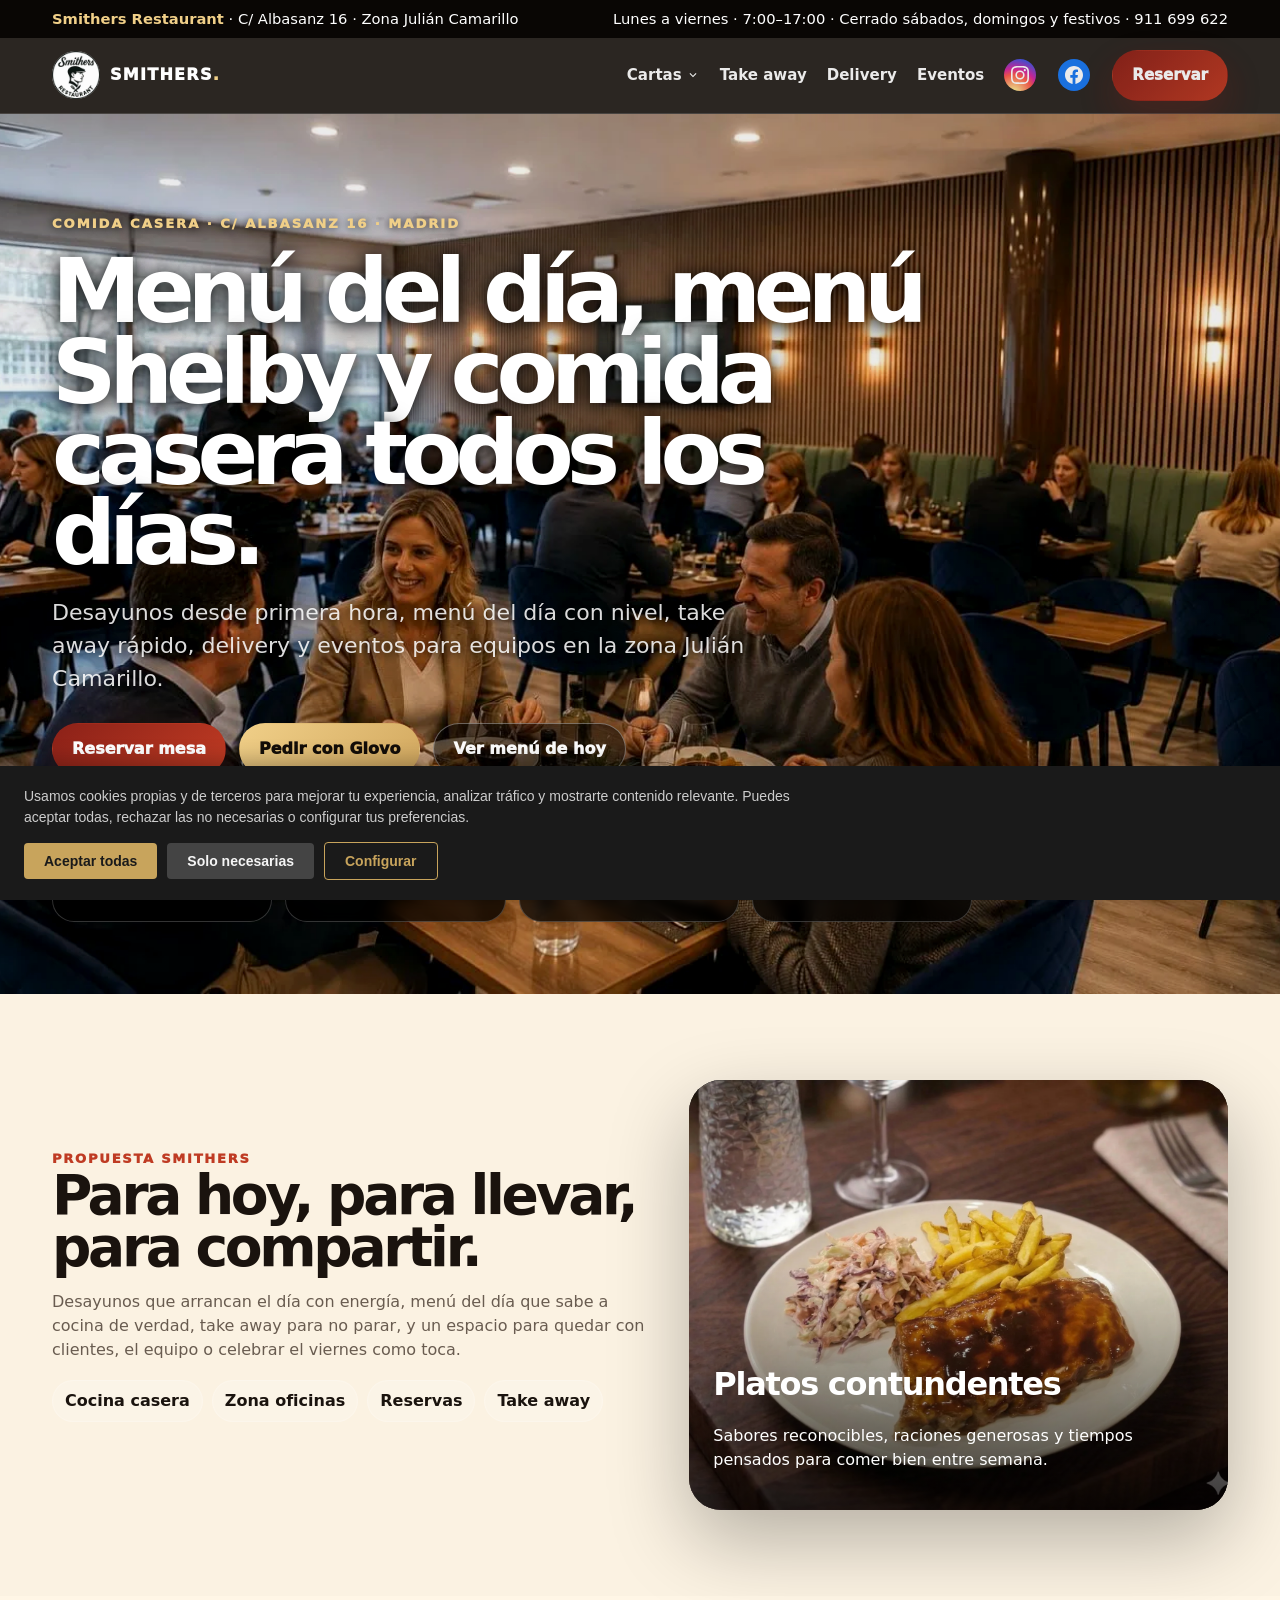
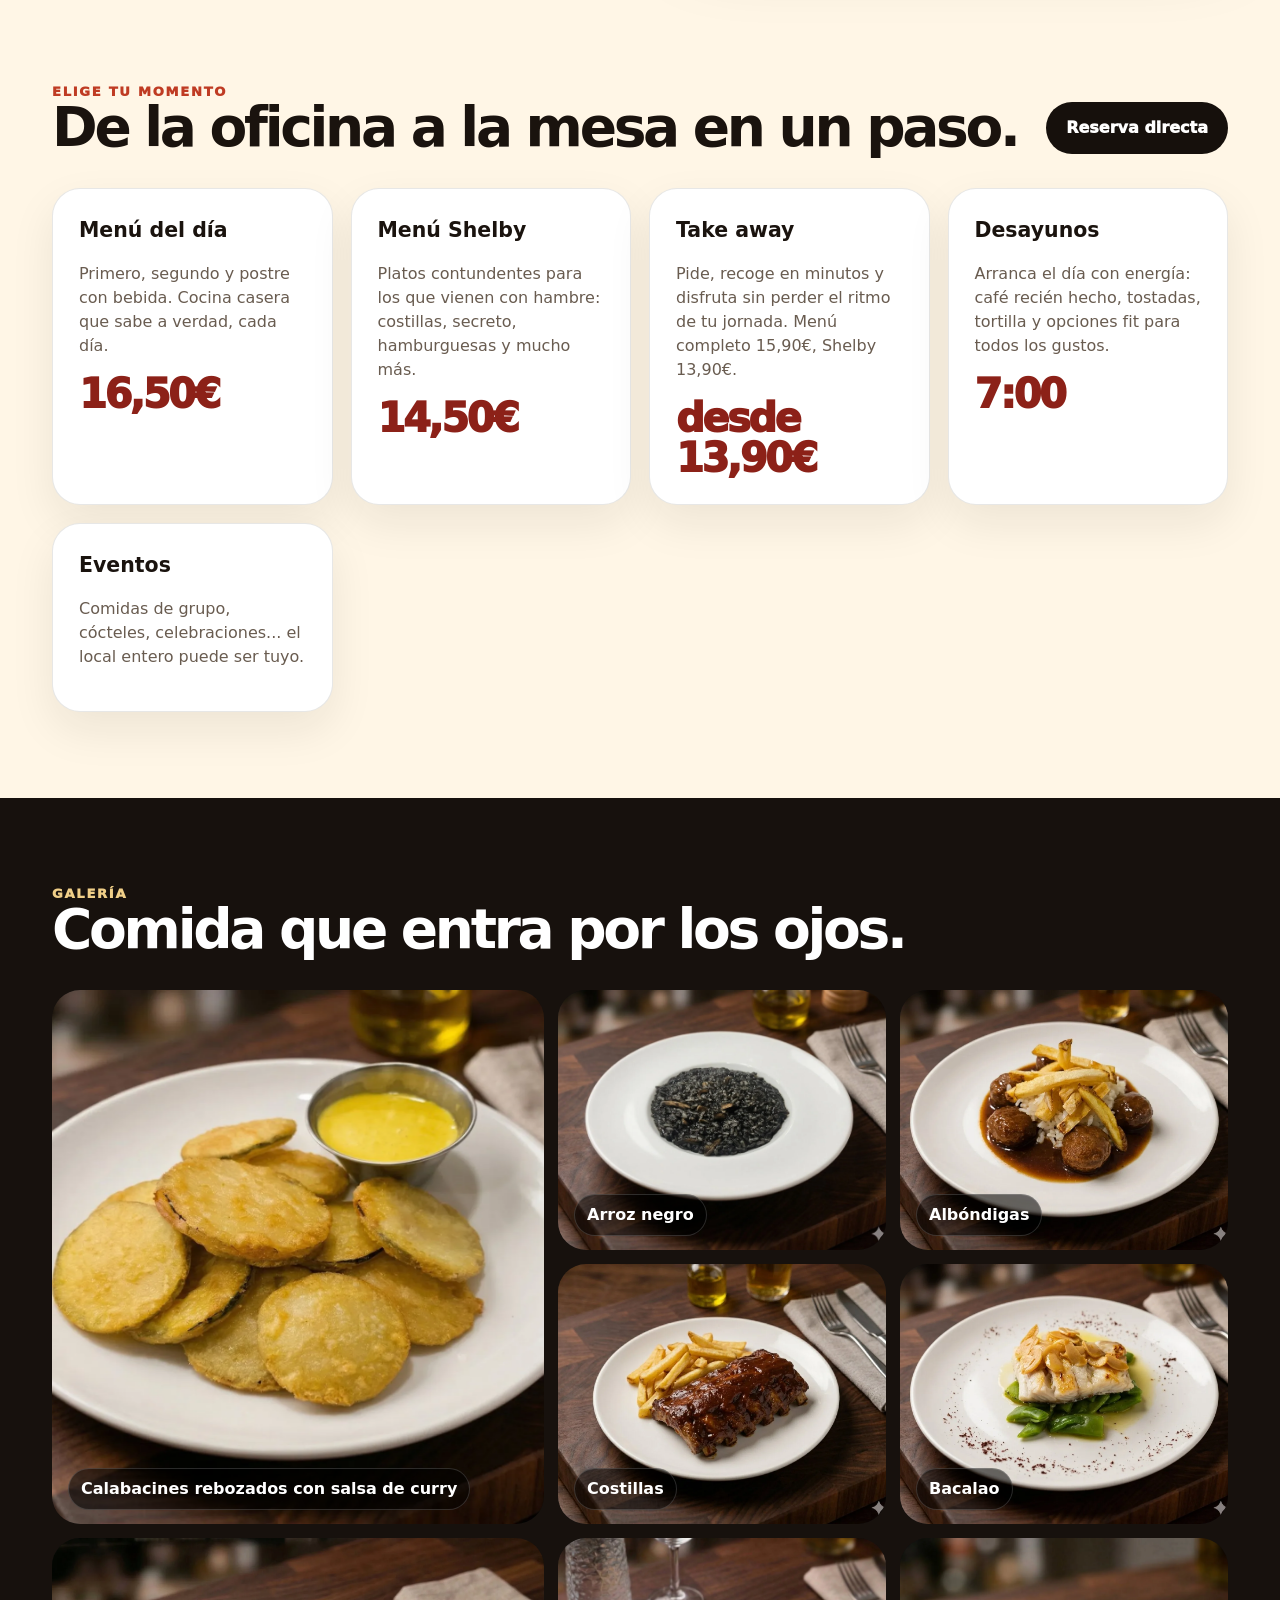
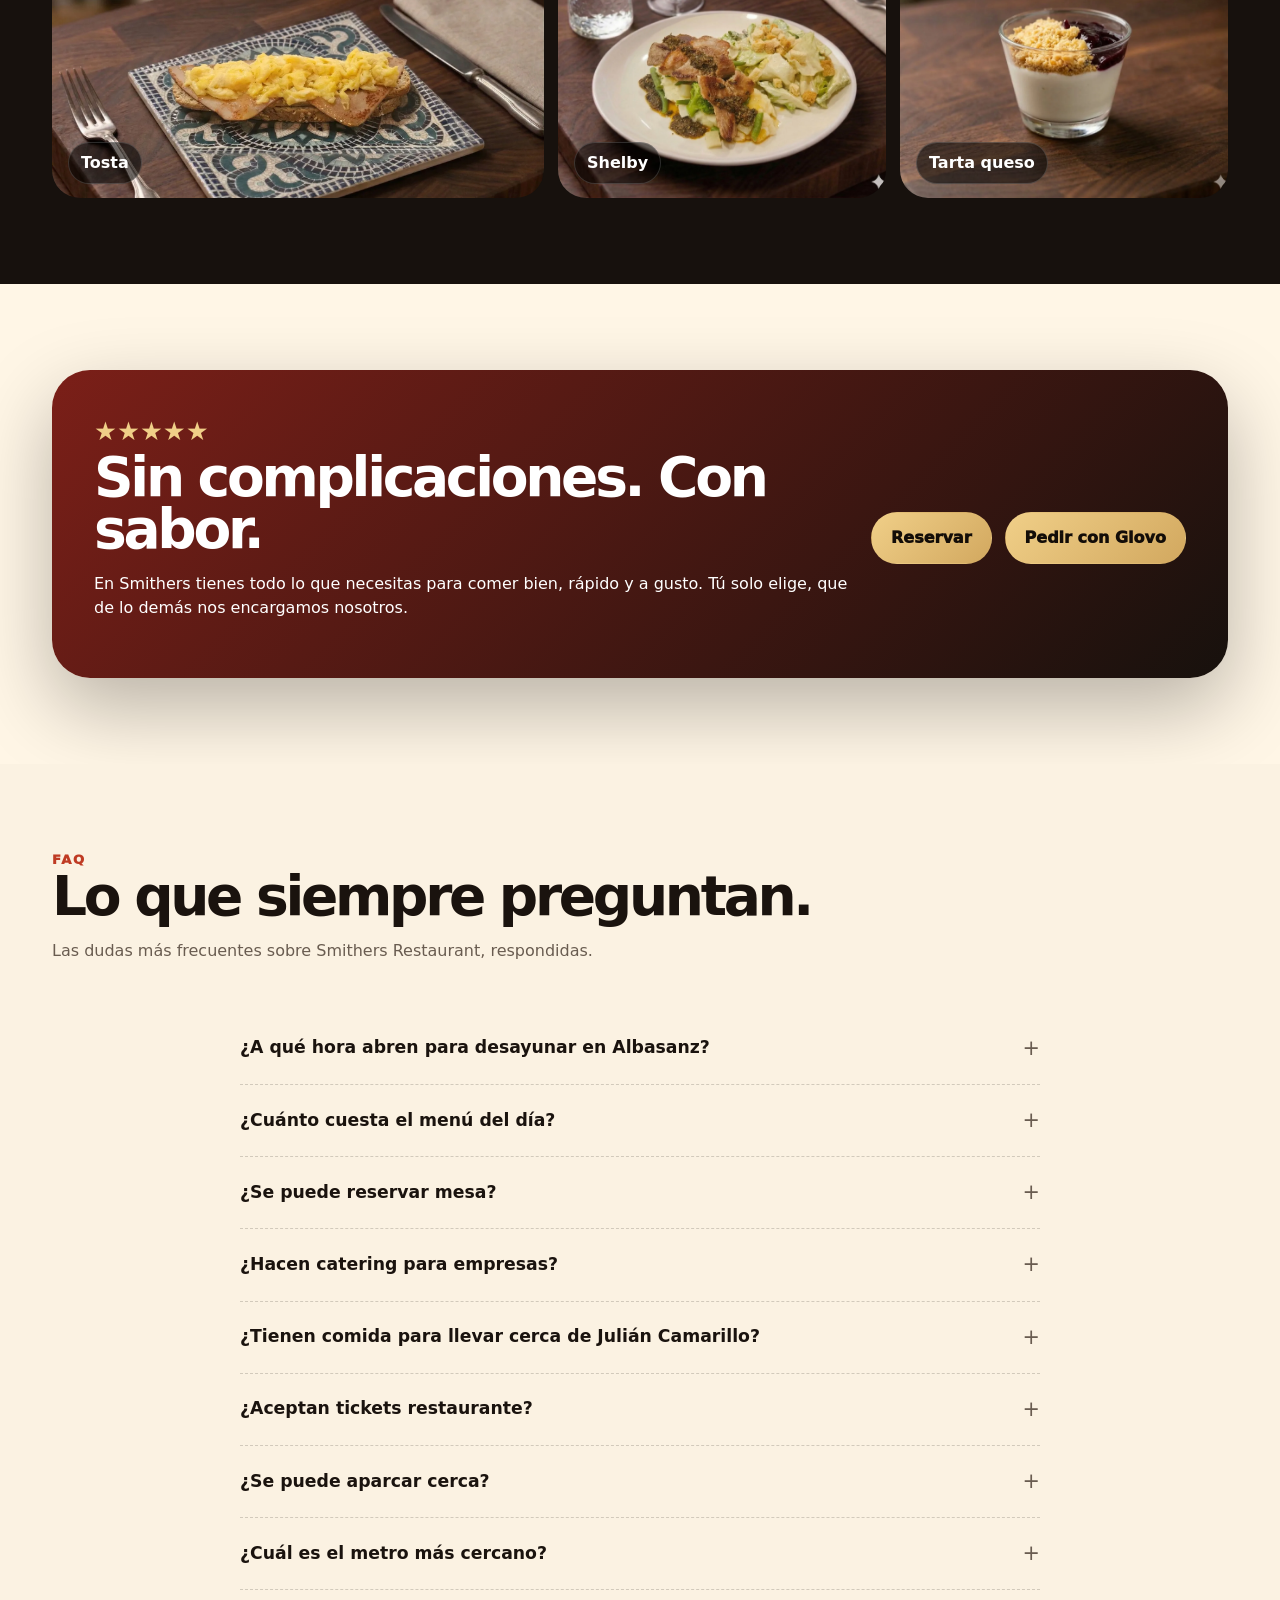
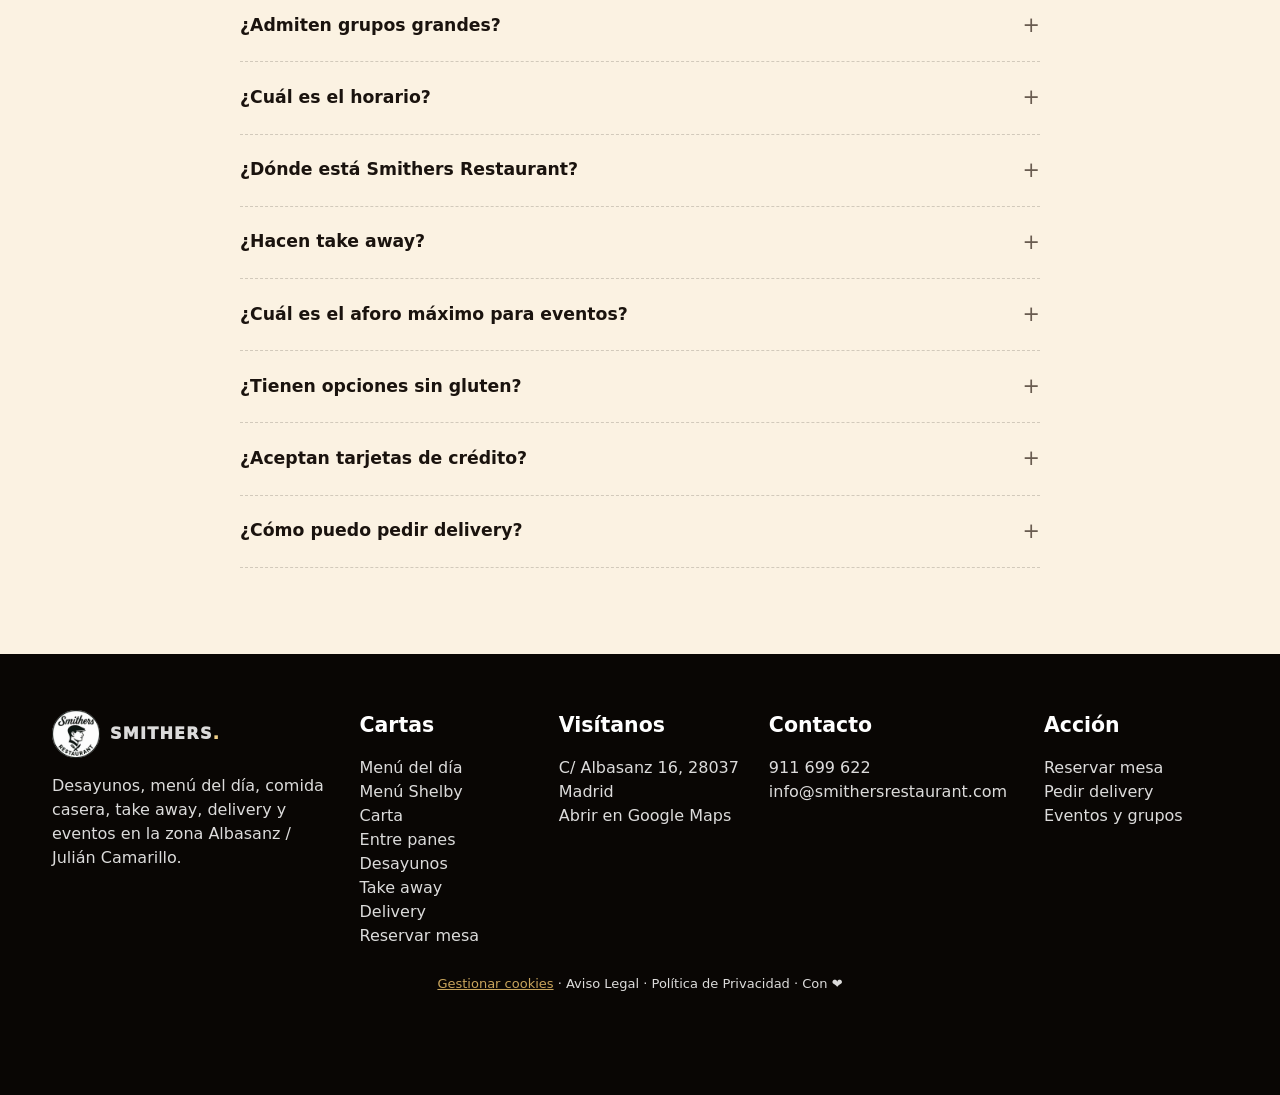
<file: index.html>
<!doctype html>
<html lang="es"><head>
<meta charset="utf-8"><meta name="viewport" content="width=device-width,initial-scale=1">
<!-- seo:preload -->
<link rel="preload" as="image" href="assets/img/hero-smithers.webp" type="image/webp" fetchpriority="high">
<!-- /seo:preload -->

<meta name="google-site-verification" content="fixsy5xoUkfhnbuzR3DekRf675h-kdKtjqOkxfuOkCo" />
<meta name="geo.region" content="ES-MD">
<meta name="geo.placename" content="Madrid">
<meta name="geo.position" content="40.4342;-3.6321">
<meta name="ICBM" content="40.4342, -3.6321">
<title>Smithers | Bar y restaurante en Julián Camarillo, Madrid</title><meta name="description" content="Restaurante en Albasanz, Madrid. Menú del día desde 16,50€, desayunos desde las 7:00, take away, delivery y eventos. C/ Albasanz 16, Julián Camarillo.">
<link rel="stylesheet" href="assets/css/premium.css?v=47">
<!-- seo:grafo -->
<script type="application/ld+json">
{
  "@context": "https://schema.org",
  "@graph": [
    {
      "@type": "Organization",
      "@id": "https://www.smithersrestaurant.com/#organizacion",
      "name": "Smithers Restaurant",
      "legalName": "Stewart Avenue S.L.U.",
      "taxID": "B21757919",
      "url": "https://www.smithersrestaurant.com/",
      "logo": {
        "@type": "ImageObject",
        "@id": "https://www.smithersrestaurant.com/#logo",
        "url": "https://www.smithersrestaurant.com/assets/img/logo-smithers.png",
        "contentUrl": "https://www.smithersrestaurant.com/assets/img/logo-smithers.png",
        "width": 96,
        "height": 96,
        "caption": "Smithers Restaurant"
      },
      "image": {
        "@id": "https://www.smithersrestaurant.com/#logo"
      },
      "email": "info@smithersrestaurant.com",
      "telephone": "+34911699622",
      "address": {
        "@type": "PostalAddress",
        "streetAddress": "C/ Albasanz 16",
        "addressLocality": "Madrid",
        "addressRegion": "Comunidad de Madrid",
        "postalCode": "28037",
        "addressCountry": "ES"
      },
      "sameAs": [
        "https://www.instagram.com/smithers_restaurant/",
        "https://www.facebook.com/people/Smithers-Restaurant/61588168375109/",
        "https://www.google.com/maps?cid=17847721193954781420"
      ]
    },
    {
      "@type": "WebSite",
      "@id": "https://www.smithersrestaurant.com/#website",
      "url": "https://www.smithersrestaurant.com/",
      "name": "Smithers Restaurant",
      "description": "Bar y restaurante en C/ Albasanz 16, zona Julian Camarillo, Madrid. Desayunos, menu del dia, carta, take away, delivery y eventos.",
      "inLanguage": "es-ES",
      "publisher": {
        "@id": "https://www.smithersrestaurant.com/#organizacion"
      }
    },
    {
      "@type": [
        "Restaurant",
        "LocalBusiness"
      ],
      "@id": "https://www.smithersrestaurant.com/#restaurant",
      "name": "Smithers Restaurant",
      "alternateName": "Smithers",
      "legalName": "Stewart Avenue S.L.U.",
      "description": "Bar y restaurante de cocina casera en C/ Albasanz 16, zona Julian Camarillo (Madrid). Desayunos desde las 7:00, menu del dia por 16,50 EUR, menu Shelby desde 14,50 EUR, carta, bocadillos, take away, delivery con Glovo y eventos de empresa hasta 180 personas.",
      "slogan": "Comida casera todos los dias en Julian Camarillo",
      "url": "https://www.smithersrestaurant.com/",
      "logo": {
        "@id": "https://www.smithersrestaurant.com/#logo"
      },
      "image": [
        "https://www.smithersrestaurant.com/img/og-smithers.jpg",
        "https://www.smithersrestaurant.com/assets/img/hero-smithers.jpg",
        "https://www.smithersrestaurant.com/assets/img/interior1-gbp.jpg",
        "https://www.smithersrestaurant.com/assets/img/menu-del-dia-mesa.jpg"
      ],
      "telephone": "+34911699622",
      "email": "info@smithersrestaurant.com",
      "parentOrganization": {
        "@id": "https://www.smithersrestaurant.com/#organizacion"
      },
      "servesCuisine": [
        "Cocina casera espanola",
        "Mediterranea",
        "Bar de tapas"
      ],
      "priceRange": "€€",
      "currenciesAccepted": "EUR",
      "paymentAccepted": "Efectivo, Tarjeta de crédito, Tarjeta de débito, Tarjeta restaurante Pluxee, Tarjeta restaurante Edenred, Tarjeta restaurante Déjeuner",
      "isAccessibleForFree": false,
      "publicAccess": true,
      "smokingAllowed": false,
      "knowsLanguage": [
        "es-ES",
        "en"
      ],
      "address": {
        "@type": "PostalAddress",
        "streetAddress": "C/ Albasanz 16",
        "addressLocality": "Madrid",
        "addressRegion": "Comunidad de Madrid",
        "postalCode": "28037",
        "addressCountry": "ES"
      },
      "geo": {
        "@type": "GeoCoordinates",
        "latitude": 40.4342,
        "longitude": -3.6321
      },
      "hasMap": "https://www.google.com/maps?cid=17847721193954781420",
      "areaServed": [
        {
          "@type": "Place",
          "name": "Julian Camarillo, Madrid"
        },
        {
          "@type": "Place",
          "name": "Albasanz, Madrid"
        },
        {
          "@type": "Place",
          "name": "San Blas-Canillejas, Madrid"
        },
        {
          "@type": "Place",
          "name": "Ciudad Lineal, Madrid"
        },
        {
          "@type": "Place",
          "name": "Madrid 28037"
        }
      ],
      "openingHoursSpecification": [
        {
          "@type": "OpeningHoursSpecification",
          "dayOfWeek": [
            "Monday",
            "Tuesday",
            "Wednesday",
            "Thursday",
            "Friday"
          ],
          "opens": "07:00",
          "closes": "17:00"
        }
      ],
      "specialOpeningHoursSpecification": [
        {
          "@type": "OpeningHoursSpecification",
          "dayOfWeek": [
            "Saturday",
            "Sunday"
          ],
          "opens": "00:00",
          "closes": "00:00",
          "description": "Cerrado sabados, domingos y festivos"
        }
      ],
      "amenityFeature": [
        {
          "@type": "LocationFeatureSpecification",
          "name": "Take away",
          "value": true
        },
        {
          "@type": "LocationFeatureSpecification",
          "name": "Servicio a domicilio (Glovo)",
          "value": true
        },
        {
          "@type": "LocationFeatureSpecification",
          "name": "Admite reservas",
          "value": true
        },
        {
          "@type": "LocationFeatureSpecification",
          "name": "Grupos grandes y eventos",
          "value": true
        },
        {
          "@type": "LocationFeatureSpecification",
          "name": "Acepta tarjetas restaurante (Pluxee, Edenred, Déjeuner)",
          "value": true
        },
        {
          "@type": "LocationFeatureSpecification",
          "name": "Aparcamiento en la calle",
          "value": true
        }
      ],
      "publicTransport": "Metro Suanzes (L5) y Ciudad Lineal (L5), a 10-15 minutos andando",
      "hasMenu": [
        {
          "@type": "Menu",
          "@id": "https://www.smithersrestaurant.com/carta",
          "name": "Carta",
          "url": "https://www.smithersrestaurant.com/carta"
        },
        {
          "@type": "Menu",
          "@id": "https://www.smithersrestaurant.com/menu-del-dia",
          "name": "Menu del dia",
          "url": "https://www.smithersrestaurant.com/menu-del-dia"
        },
        {
          "@type": "Menu",
          "@id": "https://www.smithersrestaurant.com/menu-shelby",
          "name": "Menu Shelby",
          "url": "https://www.smithersrestaurant.com/menu-shelby"
        },
        {
          "@type": "Menu",
          "@id": "https://www.smithersrestaurant.com/desayunos",
          "name": "Desayunos",
          "url": "https://www.smithersrestaurant.com/desayunos"
        },
        {
          "@type": "Menu",
          "@id": "https://www.smithersrestaurant.com/entre-panes",
          "name": "Entre panes",
          "url": "https://www.smithersrestaurant.com/entre-panes"
        },
        {
          "@type": "Menu",
          "@id": "https://www.smithersrestaurant.com/take-away",
          "name": "Take away",
          "url": "https://www.smithersrestaurant.com/take-away"
        }
      ],
      "makesOffer": [
        {
          "@type": "Offer",
          "name": "Menu del dia",
          "description": "Primer plato, segundo, postre, pan y bebida",
          "price": "16.50",
          "priceCurrency": "EUR",
          "url": "https://www.smithersrestaurant.com/menu-del-dia",
          "availableAtOrFrom": {
            "@id": "https://www.smithersrestaurant.com/#restaurant"
          }
        },
        {
          "@type": "Offer",
          "name": "Menu Shelby",
          "description": "Plato contundente con bebida",
          "price": "14.50",
          "priceCurrency": "EUR",
          "url": "https://www.smithersrestaurant.com/menu-shelby",
          "availableAtOrFrom": {
            "@id": "https://www.smithersrestaurant.com/#restaurant"
          }
        },
        {
          "@type": "Offer",
          "name": "Menu del dia completo para llevar",
          "description": "Primero, segundo y postre, listo para llevar",
          "price": "15.90",
          "priceCurrency": "EUR",
          "url": "https://www.smithersrestaurant.com/take-away",
          "availableAtOrFrom": {
            "@id": "https://www.smithersrestaurant.com/#restaurant"
          }
        }
      ],
      "aggregateRating": {
        "@type": "AggregateRating",
        "ratingValue": "4.7",
        "reviewCount": "102",
        "bestRating": "5",
        "worstRating": "1"
      },
      "acceptsReservations": "https://reservation.dish.co/widget/hydra-dc9666be-57c5-400c-9de4-417b20578836",
      "keywords": "restaurante Julian Camarillo, menu del dia Albasanz, desayunos Madrid 28037, comida para llevar Albasanz, catering empresas Madrid",
      "sameAs": [
        "https://www.instagram.com/smithers_restaurant/",
        "https://www.facebook.com/people/Smithers-Restaurant/61588168375109/",
        "https://www.google.com/maps?cid=17847721193954781420",
        "https://glovoapp.com/es/es/madrid/stores/smithers-restaurant-madrid"
      ],
      "potentialAction": [
        {
          "@type": "ReserveAction",
          "target": {
            "@type": "EntryPoint",
            "urlTemplate": "https://reservation.dish.co/widget/hydra-dc9666be-57c5-400c-9de4-417b20578836",
            "actionPlatform": [
              "http://schema.org/DesktopWebPlatform",
              "http://schema.org/MobileWebPlatform",
              "http://schema.org/IOSPlatform",
              "http://schema.org/AndroidPlatform"
            ]
          },
          "result": {
            "@type": "Reservation",
            "name": "Reservar mesa"
          }
        },
        {
          "@type": "OrderAction",
          "target": {
            "@type": "EntryPoint",
            "urlTemplate": "https://glovoapp.com/es/es/madrid/stores/smithers-restaurant-madrid",
            "actionPlatform": [
              "http://schema.org/DesktopWebPlatform",
              "http://schema.org/MobileWebPlatform",
              "http://schema.org/IOSPlatform",
              "http://schema.org/AndroidPlatform"
            ]
          },
          "deliveryMethod": "http://purl.org/goodrelations/v1#DeliveryModeOwnFleet",
          "result": {
            "@type": "Order",
            "name": "Pedir delivery con Glovo"
          }
        }
      ]
    },
    {
      "@type": "WebPage",
      "@id": "https://www.smithersrestaurant.com/#webpage",
      "url": "https://www.smithersrestaurant.com/",
      "name": "Smithers Restaurant",
      "isPartOf": {
        "@id": "https://www.smithersrestaurant.com/#website"
      },
      "about": {
        "@id": "https://www.smithersrestaurant.com/#restaurant"
      },
      "primaryImageOfPage": {
        "@type": "ImageObject",
        "url": "https://www.smithersrestaurant.com/img/og-smithers.jpg",
        "width": 1200,
        "height": 630
      },
      "inLanguage": "es-ES",
      "datePublished": "2026-07-20",
      "dateModified": "2026-08-25",
      "breadcrumb": {
        "@id": "https://www.smithersrestaurant.com/#breadcrumb"
      },
      "potentialAction": [
        {
          "@type": "ReadAction",
          "target": [
            "https://www.smithersrestaurant.com/"
          ]
        }
      ]
    }
  ]
}
</script>
<!-- /seo:grafo -->
<!-- seo:head-comun -->
<meta name="theme-color" content="#090604">
<meta name="author" content="Smithers Restaurant">
<meta name="format-detection" content="telephone=yes">
<link rel="preconnect" href="https://www.googletagmanager.com" crossorigin>
<link rel="dns-prefetch" href="https://www.google-analytics.com">
<link rel="manifest" href="/site.webmanifest">
<link rel="alternate" hreflang="es-ES" href="https://www.smithersrestaurant.com">
<link rel="alternate" hreflang="x-default" href="https://www.smithersrestaurant.com">
<meta property="og:locale" content="es_ES">
<meta property="og:image:width" content="1200">
<meta property="og:image:height" content="630">
<meta property="og:image:type" content="image/jpeg">
<meta property="og:image:alt" content="Mesa servida en Smithers Restaurant, C/ Albasanz 16, Madrid">
<meta name="twitter:image:alt" content="Mesa servida en Smithers Restaurant, C/ Albasanz 16, Madrid">
<!-- /seo:head-comun -->
    <link rel="canonical" href="https://www.smithersrestaurant.com">
    <meta property="og:url" content="https://www.smithersrestaurant.com">
    <meta property="og:title" content="Smithers Restaurant | Bar & Restaurante en Madrid, Julián Camarillo">
    <meta property="og:description" content="Restaurante en Albasanz, Madrid. Menú del día desde 16,50€, desayunos desde las 7:00, take away, delivery y eventos. C/ Albasanz 16, Julián Camarillo.">
    <meta property="og:image" content="https://www.smithersrestaurant.com/img/og-smithers.jpg">
    <meta property="og:type" content="website">
    <meta property="og:site_name" content="Smithers Restaurant">
    <meta name="twitter:card" content="summary_large_image">
    <meta name="twitter:title" content="Smithers Restaurant | Bar & Restaurante en Madrid, Julián Camarillo">
    <meta name="twitter:description" content="Restaurante en Albasanz, Madrid. Menú del día desde 16,50€, desayunos desde las 7:00, take away, delivery y eventos. C/ Albasanz 16, Julián Camarillo.">
    <meta name="twitter:image" content="https://www.smithersrestaurant.com/img/og-smithers.jpg">

<script type="application/ld+json">
{
  "@context": "https://schema.org",
  "@type": "FAQPage",
  "@id": "https://www.smithersrestaurant.com/#faq",
  "inLanguage": "es-ES",
  "isPartOf": {
    "@id": "https://www.smithersrestaurant.com/#webpage"
  },
  "mainEntity": [
    {
      "@type": "Question",
      "name": "¿A qué hora abren para desayunar en Albasanz?",
      "acceptedAnswer": {
        "@type": "Answer",
        "text": "Abrimos de lunes a viernes a las 7:00 am. Servimos desayunos hasta las 12:00. Estamos en C/ Albasanz 16, 28037 Madrid."
      }
    },
    {
      "@type": "Question",
      "name": "¿Cuánto cuesta el menú del día?",
      "acceptedAnswer": {
        "@type": "Answer",
        "text": "El menú del día cuesta 16,50€ e incluye primero, segundo, postre, pan y bebida. También tenemos el Menú Shelby por 14,50€ (plato contundente + bebida)."
      }
    },
    {
      "@type": "Question",
      "name": "¿Se puede reservar mesa?",
      "acceptedAnswer": {
        "@type": "Answer",
        "text": "Sí, puedes reservar online desde nuestra web, por teléfono (911 699 622), WhatsApp o email."
      }
    },
    {
      "@type": "Question",
      "name": "¿Hacen catering para empresas?",
      "acceptedAnswer": {
        "@type": "Answer",
        "text": "Sí, llevamos Smithers a tu oficina con menús ejecutivos, bandejas de catering y coffee breaks para reuniones en empresas de la zona."
      }
    },
    {
      "@type": "Question",
      "name": "¿Tienen comida para llevar cerca de Julián Camarillo?",
      "acceptedAnswer": {
        "@type": "Answer",
        "text": "Sí, puedes pedir take away desde 13,90€. Recoges en el restaurante (C/ Albasanz 16, zona Julián Camarillo) o pedimos delivery a través de Glovo."
      }
    },
    {
      "@type": "Question",
      "name": "¿Aceptan tickets restaurante?",
      "acceptedAnswer": {
        "@type": "Answer",
        "text": "Aceptamos las tarjetas de restauración de Pluxee, Edenred y Déjeuner, además de efectivo y tarjetas de crédito y débito. Los cheques o vales de papel no los admitimos."
      }
    },
    {
      "@type": "Question",
      "name": "¿Se puede aparcar cerca?",
      "acceptedAnswer": {
        "@type": "Answer",
        "text": "Sí, hay aparcamiento en la calle Albasanz y calles aledañas. También parking público en los alrededores del polígono Julián Camarillo."
      }
    },
    {
      "@type": "Question",
      "name": "¿Cuál es el metro más cercano?",
      "acceptedAnswer": {
        "@type": "Answer",
        "text": "Las paradas más cercanas son Suanzes y Ciudad Lineal (Línea 5), a unos 10-15 minutos andando."
      }
    },
    {
      "@type": "Question",
      "name": "¿Admiten grupos grandes?",
      "acceptedAnswer": {
        "@type": "Answer",
        "text": "Sí, hacemos comidas de empresa y eventos para hasta 140 personas sentadas o 180 en cóctel. Pide presupuesto sin compromiso."
      }
    },
    {
      "@type": "Question",
      "name": "¿Cuál es el horario?",
      "acceptedAnswer": {
        "@type": "Answer",
        "text": "Lunes a viernes de 7:00 a 17:00. Cerramos sábados, domingos y festivos."
      }
    },
    {
      "@type": "Question",
      "name": "¿Dónde está Smithers Restaurant?",
      "acceptedAnswer": {
        "@type": "Answer",
        "text": "Estamos en C/ Albasanz 16, 28037 Madrid, en la zona de Julián Camarillo."
      }
    },
    {
      "@type": "Question",
      "name": "¿Hacen take away?",
      "acceptedAnswer": {
        "@type": "Answer",
        "text": "Sí, puedes pedir para llevar desde 13,90€. También tenemos servicio a domicilio a través de Glovo."
      }
    },
    {
      "@type": "Question",
      "name": "¿Cuál es el aforo máximo para eventos?",
      "acceptedAnswer": {
        "@type": "Answer",
        "text": "Hasta 140 personas sentadas en comedor o 180 personas en formato cóctel."
      }
    },
    {
      "@type": "Question",
      "name": "¿Tienen opciones sin gluten?",
      "acceptedAnswer": {
        "@type": "Answer",
        "text": "Sí, consulta con el restaurante para conocer los platos sin gluten disponibles."
      }
    },
    {
      "@type": "Question",
      "name": "¿Aceptan tarjetas de crédito?",
      "acceptedAnswer": {
        "@type": "Answer",
        "text": "Sí, aceptamos todo tipo de tarjetas de crédito y débito."
      }
    },
    {
      "@type": "Question",
      "name": "¿Cómo puedo pedir delivery?",
      "acceptedAnswer": {
        "@type": "Answer",
        "text": "Puedes pedir delivery a través de Glovo. Busca 'Smithers Restaurant Madrid' en la aplicación Glovo. Es nuestra única plataforma de reparto: no trabajamos con Uber Eats, Just Eat ni ninguna otra."
      }
    }
  ]
}
</script>
    <script type="application/ld+json">
{
  "@context": "https://schema.org",
  "@type": "BreadcrumbList",
  "@id": "https://www.smithersrestaurant.com/#breadcrumb",
  "itemListElement": [
    {
      "@type": "ListItem",
      "position": 1,
      "name": "Inicio",
      "item": "https://www.smithersrestaurant.com"
    }
  ]
}
</script>
    <!-- Google tag (gtag.js) - Google Analytics 4 -->
    <script src="/assets/js/analytics.js?v=47"></script>
    <script async src="https://www.googletagmanager.com/gtag/js?id=G-MG3Y3TKP8M"></script>
            <link rel="icon" type="image/x-icon" href="favicon.ico">
    <link rel="icon" type="image/png" sizes="96x96" href="favicon-96x96.png">
    <link rel="icon" type="image/svg+xml" href="favicon.svg">
    <link rel="apple-touch-icon" href="apple-touch-icon.png">
    <meta name="robots" content="index, follow, max-image-preview:large, max-snippet:-1, max-video-preview:-1">
<style>@media(max-width:930px){nav.nav,.nav{display:none!important}}</style>
</head><body>
<a href="#main-content" class="skip-link">Saltar al contenido principal</a>

<input type="checkbox" id="hamburger-toggle" class="hamburger-checkbox">
<label for="hamburger-toggle" class="hamburger-overlay" aria-hidden="true"></label>
<div class="announce"><div class="wrap"><div><strong>Smithers Restaurant</strong> · C/ Albasanz 16 · Zona Julián Camarillo</div><div>Lunes a viernes · 7:00–17:00 · Cerrado sábados, domingos y festivos · <a href="tel:+34911699622">911 699 622</a></div></div></div>
<nav class="nav"><div class="wrap">
  <a class="brand" href="/"><picture>
  <source srcset="assets/img/logo-smithers.webp" type="image/webp">
  <img src="assets/img/logo-smithers.png" alt="Smithers Restaurant" loading="lazy" width="96" height="96">
</picture><div>Smithers<span>.</span></div></a>
  <div class="links">
    <div class="dropdown"><a class="dropbtn" href="/carta">Cartas<svg width="14" height="14" viewBox="0 0 24 24" fill="currentColor" aria-hidden="true"><path d="M7.41 8.59L12 13.17l4.59-4.58L18 10l-6 6-6-6z"/></svg></a><div class="dropdown-content"><a href="/carta">Carta</a><a href="/menu-del-dia">Menú del día</a><a href="/menu-shelby">Menú Shelby</a><a href="/entre-panes">Entre panes</a><a href="/desayunos">Desayunos</a></div></div><a href="/take-away">Take away</a><a href="/delivery">Delivery</a><a href="/eventos">Eventos</a><a class="btn-social" href="https://www.instagram.com/smithers_restaurant/" target="_blank" rel="noopener" title="Instagram" aria-label="Instagram de Smithers Restaurant"><svg aria-hidden="true" focusable="false" width="18" height="18" viewBox="0 0 24 24" fill="white" aria-hidden="true"><path d="M12 2.163c3.204 0 3.584.012 4.85.07 3.252.148 4.771 1.691 4.919 4.919.058 1.265.069 1.645.069 4.849 0 3.205-.012 3.584-.069 4.849-.149 3.225-1.664 4.771-4.919 4.919-1.266.058-1.644.07-4.85.07-3.204 0-3.584-.012-4.849-.07-3.26-.149-4.771-1.699-4.919-4.92-.058-1.265-.07-1.644-.07-4.849 0-3.204.013-3.583.07-4.849.149-3.227 1.664-4.771 4.919-4.919 1.266-.057 1.645-.069 4.849-.069zM12 0C8.741 0 8.333.014 7.053.072 2.695.272.273 2.69.073 7.052.014 8.333 0 8.741 0 12c0 3.259.014 3.668.072 4.948.2 4.358 2.618 6.78 6.98 6.98C8.333 23.986 8.741 24 12 24c3.259 0 3.668-.014 4.948-.072 4.354-.2 6.782-2.618 6.979-6.98.059-1.28.073-1.689.073-4.948 0-3.259-.014-3.667-.072-4.947-.196-4.354-2.617-6.78-6.979-6.98C15.668.014 15.259 0 12 0zm0 5.838a6.162 6.162 0 1 0 0 12.324 6.162 6.162 0 0 0 0-12.324zM12 16a4 4 0 1 1 0-8 4 4 0 0 1 0 8zm6.406-11.845a1.44 1.44 0 1 0 0 2.881 1.44 1.44 0 0 0 0-2.881z"/></svg></a><a class="btn-social" href="https://www.facebook.com/people/Smithers-Restaurant/61588168375109/" target="_blank" rel="noopener" title="Facebook" aria-label="Facebook de Smithers Restaurant"><svg aria-hidden="true" focusable="false" width="18" height="18" viewBox="0 0 24 24" fill="white" aria-hidden="true"><path d="M24 12.073c0-6.627-5.373-12-12-12s-12 5.373-12 12c0 5.99 4.388 10.954 10.125 11.854v-8.385H7.078v-3.47h3.047V9.43c0-3.007 1.792-4.669 4.533-4.669 1.312 0 2.686.235 2.686.235v2.953H15.83c-1.491 0-1.956.925-1.956 1.874v2.25h3.328l-.532 3.47h-2.796v8.385C19.612 23.027 24 18.062 24 12.073z"/></svg></a>
    <a class="btn red" href="/reservas" data-track="nav_reserva">Reservar</a>
  </div>
</div></nav>
<div class="mobile-nav">
  <a class="brand" href="/"><picture>
  <source srcset="assets/img/logo-smithers.webp" type="image/webp">
  <img src="assets/img/logo-smithers.png" alt="Smithers Restaurant" loading="lazy" width="96" height="96">
</picture><div>Smithers<span>.</span></div></a>
  <div class="mobile-nav-actions">
    <a class="btn-social" href="https://www.instagram.com/smithers_restaurant/" target="_blank" rel="noopener" title="Instagram" aria-label="Instagram de Smithers Restaurant"><svg aria-hidden="true" focusable="false" width="18" height="18" viewBox="0 0 24 24" fill="white"><path d="M12 2.163c3.204 0 3.584.012 4.85.07 3.252.148 4.771 1.691 4.919 4.919.058 1.265.069 1.645.069 4.849 0 3.205-.012 3.584-.069 4.849-.149 3.225-1.664 4.771-4.919 4.919-1.266.058-1.644.07-4.85.07-3.204 0-3.584-.012-4.849-.07-3.26-.149-4.771-1.699-4.919-4.92-.058-1.265-.07-1.644-.07-4.849 0-3.204.013-3.583.07-4.849.149-3.227 1.664-4.771 4.919-4.919 1.266-.057 1.645-.069 4.849-.069zM12 0C8.741 0 8.333.014 7.053.072 2.695.272.273 2.69.073 7.052.014 8.333 0 8.741 0 12c0 3.259.014 3.668.072 4.948.2 4.358 2.618 6.78 6.98 6.98C8.333 23.986 8.741 24 12 24c3.259 0 3.668-.014 4.948-.072 4.354-.2 6.782-2.618 6.979-6.98.059-1.28.073-1.689.073-4.948 0-3.259-.014-3.667-.072-4.947-.196-4.354-2.617-6.78-6.979-6.98C15.668.014 15.259 0 12 0zm0 5.838a6.162 6.162 0 1 0 0 12.324 6.162 6.162 0 0 0 0-12.324zM12 16a4 4 0 1 1 0-8 4 4 0 0 1 0 8zm6.406-11.845a1.44 1.44 0 1 0 0 2.881 1.44 1.44 0 0 0 0-2.881z"/></svg></a>
    <a class="btn-social" href="https://www.facebook.com/people/Smithers-Restaurant/61588168375109/" target="_blank" rel="noopener" title="Facebook" aria-label="Facebook de Smithers Restaurant"><svg aria-hidden="true" focusable="false" width="18" height="18" viewBox="0 0 24 24" fill="white"><path d="M24 12.073c0-6.627-5.373-12-12-12s-12 5.373-12 12c0 5.99 4.388 10.954 10.125 11.854v-8.385H7.078v-3.47h3.047V9.43c0-3.007 1.792-4.669 4.533-4.669 1.312 0 2.686.235 2.686.235v2.953H15.83c-1.491 0-1.956.925-1.956 1.874v2.25h3.328l-.532 3.47h-2.796v8.385C19.612 23.027 24 18.062 24 12.073z"/></svg></a>
    <label for="hamburger-toggle" class="hamburger-btn">
      <span></span><span></span><span></span>
    </label>
  </div>
</div>




<div class="hamburger-content"><label for="hamburger-toggle" class="hamburger-close" aria-label="Cerrar menú">✕</label>
<a href="/">Inicio</a>
<a href="/menu-del-dia">Menú del día</a>
<a href="/menu-shelby">Menú Shelby</a>
<a href="/carta">Carta</a>
<a href="/entre-panes">Entre panes</a>
<a href="/desayunos">Desayunos</a>
<a href="/take-away">Take away</a>
<a href="/delivery">Delivery</a>
<a href="/eventos">Eventos</a>
<a href="/reservas" class="mhn-cta">Reservar</a>
</div>
<main id="main-content">




<header class="hero">
  <picture>
  <source srcset="assets/img/hero-smithers.webp" type="image/webp">
  <img class="hero-img" src="assets/img/hero-smithers.jpg" alt="Mesa con platos Smithers Restaurant" width="1280" height="853">
</picture>
  <div class="wrap">
    <div class="eyebrow">Comida casera · C/ Albasanz 16 · Madrid</div>
    <h1>Menú del día, menú Shelby y comida casera todos los días.</h1>
    <p class="lead">Desayunos desde primera hora, menú del día con nivel, take away rápido, delivery y eventos para equipos en la zona Julián Camarillo.</p>
    <div class="hero-actions">
      <a class="btn red" href="/reservas" data-track="hero_reserva">Reservar mesa</a>
      <a class="btn gold" href="https://glovoapp.com/es/es/madrid/stores/smithers-restaurant-madrid" target="_blank" rel="noopener" data-track="hero_delivery">Pedir con Glovo</a>
      <a class="btn ghost" href="/menu-del-dia" data-track="hero_menu">Ver menú de hoy</a>
    </div>
    <div class="hero-stats">
      <div class="stat"><b>16,50€</b><span>menú del día</span></div>
      <div class="stat"><b>14,50€</b><span><a href="/menu-shelby">menú Shelby</a></span></div>
      <div class="stat"><b>7:00</b><span>desayunos</span></div>
      <div class="stat"><b>13,90€</b><span>take away</span></div>
    </div>
    </div>
</header>

<section class="section paper"><div class="wrap split">
  <div>
    <div class="kicker">Propuesta Smithers</div>
    <h2>Para hoy, para llevar, para compartir.</h2>
    <p class="muted">Desayunos que arrancan el día con energía, menú del día que sabe a cocina de verdad, take away para no parar, y un espacio para quedar con clientes, el equipo o celebrar el viernes como toca.</p>
    <div class="badges"><span class="badge">Cocina casera</span><span class="badge">Zona oficinas</span><span class="badge">Reservas</span><span class="badge">Take away</span></div>
  </div>
  <div class="photo-card"><picture>
  <source srcset="assets/img/shelby/SHELBY_COSTILLAS.webp" type="image/webp">
  <picture><source srcset="assets/img/shelby/SHELBY_COSTILLAS.webp" type="image/webp"><img src="assets/img/shelby/SHELBY_COSTILLAS.jpg" alt="Shelby Costillas" loading="lazy" width="1600" height="1200"></picture>
</picture><div class="photo-copy"><h3>Platos contundentes</h3><p>Sabores reconocibles, raciones generosas y tiempos pensados para comer bien entre semana.</p></div></div>
</div></section>

<section class="section"><div class="wrap">
  <div class="section-head"><div><div class="kicker">Elige tu momento</div><h2>De la oficina a la mesa en un paso.</h2></div><a class="btn dark" href="/reservas">Reserva directa</a></div>
  <div class="cards c4">
    <div class="card"><h3>Menú del día</h3><p class="muted">Primero, segundo y postre con bebida. Cocina casera que sabe a verdad, cada día.</p><div class="price">16,50€</div></div>
    <div class="card"><h3>Menú Shelby</h3><p class="muted">Platos contundentes para los que vienen con hambre: costillas, secreto, hamburguesas y mucho más.</p><div class="price">14,50€</div></div>
    <div class="card"><h3>Take away</h3><p class="muted">Pide, recoge en minutos y disfruta sin perder el ritmo de tu jornada. Menú completo 15,90€, Shelby 13,90€.</p><div class="price">desde 13,90€</div></div>
    <div class="card"><h3>Desayunos</h3><p class="muted">Arranca el día con energía: café recién hecho, tostadas, tortilla y opciones fit para todos los gustos.</p><div class="price">7:00</div></div>
    <div class="card"><h3>Eventos</h3><p class="muted">Comidas de grupo, cócteles, celebraciones... el local entero puede ser tuyo.</p></div>
  </div>
</div></section>

<section class="section dark"><div class="wrap">
  <div class="section-head"><div><div class="kicker">Galería</div><h2>Comida que entra por los ojos.</h2></div></div>
  <div class="gallery">
    <figure><picture>
  <source srcset="assets/img/carta/CALABACINES_REBOZADOS.webp" type="image/webp">
  <img src="assets/img/carta/CALABACINES_REBOZADOS.jpg" alt="Calabacines rebozados con salsa de curry Smithers" loading="lazy" width="1600" height="1200">
</picture><figcaption>Calabacines rebozados con salsa de curry</figcaption></figure>
    <figure><picture>
  <source srcset="assets/img/carta/ARROZ_NEGRO.webp" type="image/webp">
  <img src="assets/img/carta/ARROZ_NEGRO.jpg" alt="Arroz negro Smithers" loading="lazy" width="1600" height="1200">
</picture><figcaption>Arroz negro</figcaption></figure>
    <figure><picture>
  <source srcset="assets/img/carta/ALBONDIGAS.webp" type="image/webp">
  <img src="assets/img/carta/ALBONDIGAS.jpg" alt="Albóndigas Smithers" loading="lazy" width="1195" height="896">
</picture><figcaption>Albóndigas</figcaption></figure>
    <figure><picture>
  <source srcset="assets/img/carta/COSTILLAS.webp" type="image/webp">
  <img src="assets/img/carta/COSTILLAS.jpg" alt="Costillas Smithers" loading="lazy" width="1195" height="896">
</picture><figcaption>Costillas</figcaption></figure>
    <figure><picture>
  <source srcset="assets/img/carta/BACALAO.webp" type="image/webp">
  <img src="assets/img/carta/BACALAO.jpg" alt="Bacalao Smithers" loading="lazy" width="1195" height="896">
</picture><figcaption>Bacalao</figcaption></figure>
    <figure><picture>
  <source srcset="assets/img/desayunos/TOSTA_PAVO_HUEVO.webp" type="image/webp">
  <picture><source srcset="assets/img/desayunos/TOSTA_PAVO_HUEVO.webp" type="image/webp"><img src="assets/img/desayunos/TOSTA_PAVO_HUEVO.jpg" alt="Tosta de pavo y huevo Smithers Restaurant" loading="lazy" width="1600" height="1200"></picture>
</picture><figcaption>Tosta</figcaption></figure>
    <figure><picture>
  <source srcset="assets/img/shelby/SHELBY_SECRETO.webp" type="image/webp">
  <picture><source srcset="assets/img/shelby/SHELBY_SECRETO.webp" type="image/webp"><img src="assets/img/shelby/SHELBY_SECRETO.jpg" alt="Shelby secreto" loading="lazy" width="1600" height="1200"></picture>
</picture><figcaption>Shelby</figcaption></figure>
    <figure><picture>
  <source srcset="assets/img/postres/TARTA_QUESO.webp" type="image/webp">
  <img src="assets/img/postres/TARTA_QUESO.jpg" alt="Tarta de queso Smithers Restaurant" loading="lazy" width="1600" height="1200">
</picture><figcaption>Tarta queso</figcaption></figure>
  </div>
</div></section>

<section class="section"><div class="wrap">
  <div class="band">
    <div><div class="stars">★★★★★</div><h2>Sin complicaciones. Con sabor.</h2><p>En Smithers tienes todo lo que necesitas para comer bien, rápido y a gusto. Tú solo elige, que de lo demás nos encargamos nosotros.</p></div>
    <div class="hero-actions"><a class="btn gold" href="/reservas">Reservar</a><a class="btn gold" href="https://glovoapp.com/es/es/madrid/stores/smithers-restaurant-madrid" target="_blank" rel="noopener">Pedir con Glovo</a></div>
  </div>
</div></section>

<section class="section paper" id="faq"><div class="wrap">
  <div class="section-head"><div>
    <div class="kicker">FAQ</div>
    <h2>Lo que siempre preguntan.</h2>
    <p class="muted">Las dudas más frecuentes sobre Smithers Restaurant, respondidas.</p>
  </div></div>
  <div class="faq-list">
    <details><summary>¿A qué hora abren para desayunar en Albasanz?</summary><p>Abrimos de lunes a viernes a las 7:00 am. Servimos desayunos hasta las 12:00. Estamos en C/ Albasanz 16, 28037 Madrid.</p></details>
    <details><summary>¿Cuánto cuesta el menú del día?</summary><p>El menú del día cuesta 16,50€ e incluye primero, segundo, postre, pan y bebida. También tenemos el Menú Shelby por 14,50€ (plato contundente + bebida).</p></details>
    <details><summary>¿Se puede reservar mesa?</summary><p>Sí, puedes reservar online desde nuestra web, por teléfono (911 699 622), WhatsApp o email.</p></details>
    <details><summary>¿Hacen catering para empresas?</summary><p>Sí, llevamos Smithers a tu oficina con menús ejecutivos, bandejas de catering y coffee breaks para reuniones en empresas de la zona.</p></details>
    <details><summary>¿Tienen comida para llevar cerca de Julián Camarillo?</summary><p>Sí, puedes pedir take away desde 13,90€. Recoges en el restaurante (C/ Albasanz 16, zona Julián Camarillo) o pedimos delivery a través de Glovo.</p></details>
    <details><summary>¿Aceptan tickets restaurante?</summary><p>Aceptamos las tarjetas de restauración de Pluxee, Edenred y Déjeuner, además de efectivo y tarjetas de crédito y débito. Los cheques o vales de papel no los admitimos.</p></details>
    <details><summary>¿Se puede aparcar cerca?</summary><p>Sí, hay aparcamiento en la calle Albasanz y calles aledañas. También parking público en los alrededores del polígono Julián Camarillo.</p></details>
    <details><summary>¿Cuál es el metro más cercano?</summary><p>Las paradas más cercanas son Suanzes y Ciudad Lineal (Línea 5), a unos 10-15 minutos andando.</p></details>
    <details><summary>¿Admiten grupos grandes?</summary><p>Sí, hacemos comidas de empresa y eventos para hasta 140 personas sentadas o 180 en cóctel. Pide presupuesto sin compromiso.</p></details>
    <details><summary>¿Cuál es el horario?</summary><p>Lunes a viernes de 7:00 a 17:00. Cerramos sábados, domingos y festivos.</p></details>
  
    <details><summary>¿Dónde está Smithers Restaurant?</summary><p>Estamos en C/ Albasanz 16, 28037 Madrid, en la zona de Julián Camarillo.</p></details>
    <details><summary>¿Hacen take away?</summary><p>Sí, puedes pedir para llevar desde 13,90€. También tenemos servicio a domicilio a través de Glovo.</p></details>
    <details><summary>¿Cuál es el aforo máximo para eventos?</summary><p>Hasta 140 personas sentadas en comedor o 180 personas en formato cóctel.</p></details>
    <details><summary>¿Tienen opciones sin gluten?</summary><p>Sí, consulta con el restaurante para conocer los platos sin gluten disponibles.</p></details>
    <details><summary>¿Aceptan tarjetas de crédito?</summary><p>Sí, aceptamos todo tipo de tarjetas de crédito y débito.</p></details>
    <details><summary>¿Cómo puedo pedir delivery?</summary><p>Puedes pedir delivery a través de Glovo. Busca &#x27;Smithers Restaurant Madrid&#x27; en la aplicación Glovo. Es nuestra única plataforma de reparto: no trabajamos con Uber Eats, Just Eat ni ninguna otra.</p></details>
  </div>
</div></section>

</main>
<footer class="footer"><div class="wrap foot">
  <div><a class="brand" href="/"><picture>
  <source srcset="assets/img/logo-smithers.webp" type="image/webp">
  <img src="assets/img/logo-smithers.png" alt="Smithers Restaurant" loading="lazy" width="96" height="96">
</picture><div>Smithers<span>.</span></div></a><p>Desayunos, menú del día, comida casera, take away, delivery y eventos en la zona Albasanz / Julián Camarillo.</p></div>
  <div class="seo-foot-cartas"><h3>Cartas</h3><p><a href="/menu-del-dia">Menú del día</a><br><a href="/menu-shelby">Menú Shelby</a><br><a href="/carta">Carta</a><br><a href="/entre-panes">Entre panes</a><br><a href="/desayunos">Desayunos</a><br><a href="/take-away">Take away</a><br><a href="/delivery">Delivery</a><br><a href="/reservas">Reservar mesa</a></p></div><div><h3>Visítanos</h3><p>C/ Albasanz 16, 28037 Madrid<br><a href="https://www.google.com/maps/search/?api=1&query=Calle%20de%20Albasanz%2016%2028037%20Madrid">Abrir en Google Maps</a></p></div>
  <div><h3>Contacto</h3><p><a href="tel:+34911699622">911 699 622</a><br><a href="mailto:info@smithersrestaurant.com">info@smithersrestaurant.com</a></p></div>
  <div><h3>Acción</h3><p><a href="/reservas">Reservar mesa</a><br><a href="https://glovoapp.com/es/es/madrid/stores/smithers-restaurant-madrid" target="_blank" rel="noopener">Pedir delivery</a><br><a href="/eventos">Eventos y grupos</a></p></div>
</div>        <p style="text-align:center;margin-top:10px;font-size:13px;"><button type="button" class="cookie-manage-link">Gestionar cookies</button> · <a href="/aviso-legal">Aviso Legal</a> · <a href="/privacidad">Política de Privacidad</a> · Con ❤️</p>
    </footer>
<div class="mobile-actions"><a href="tel:+34911699622" data-track="mobile_llamar">Llamar</a><a href="/reservas" data-track="mobile_reserva">Reservar</a><a href="https://glovoapp.com/es/es/madrid/stores/smithers-restaurant-madrid" target="_blank" rel="noopener" data-track="mobile_delivery">Pedir</a><a href="https://www.google.com/maps/search/?api=1&query=Calle%20de%20Albasanz%2016%2028037%20Madrid" data-track="mobile_mapa">Mapa</a></div>
<script src="/cookies.js" defer></script>
<script src="assets/js/premium.js" defer></script>
<a href="https://wa.me/34624868537" target="_blank" rel="noopener" class="whatsapp-float" title="WhatsApp Smithers" data-track="float_whatsapp" aria-label="Escribir por WhatsApp a Smithers Restaurant"><svg width="30" height="30" viewBox="0 0 24 24" fill="white" aria-hidden="true"><path d="M17.472 14.382c-.297-.149-1.758-.867-2.03-.967-.273-.099-.471-.148-.67.15-.197.297-.767.966-.94 1.164-.173.199-.347.223-.644.075-.297-.15-1.255-.463-2.39-1.475-.883-.788-1.48-1.761-1.653-2.059-.173-.297-.018-.458.13-.606.134-.133.298-.347.446-.52.149-.174.198-.298.298-.497.099-.198.05-.371-.025-.52-.075-.149-.669-1.612-.916-2.207-.242-.579-.487-.5-.669-.51-.173-.008-.371-.01-.57-.01-.198 0-.52.074-.792.372-.272.297-1.04 1.016-1.04 2.479 0 1.462 1.065 2.875 1.213 3.074.149.198 2.096 3.2 5.077 4.487.709.306 1.262.489 1.694.625.712.227 1.36.195 1.871.118.571-.085 1.758-.719 2.006-1.413.248-.694.248-1.289.173-1.413-.074-.124-.272-.198-.57-.347m-5.421 7.403h-.004a9.87 9.87 0 0 1-5.031-1.378l-.361-.214-3.741.982.998-3.648-.235-.374a9.86 9.86 0 0 1-1.51-5.26c.001-5.45 4.436-9.884 9.888-9.884 2.64 0 5.122 1.03 6.988 2.898a9.825 9.825 0 0 1 2.893 6.994c-.003 5.45-4.437 9.884-9.885 9.884m8.413-18.297A11.815 11.815 0 0 0 12.05 0C5.495 0 .16 5.335.157 11.892c0 2.096.547 4.142 1.588 5.945L.057 24l6.305-1.654a11.882 11.882 0 0 0 5.683 1.448h.005c6.554 0 11.89-5.335 11.893-11.893a11.821 11.821 0 0 0-3.48-8.413z"/></svg></a>
</body></html>
</file>
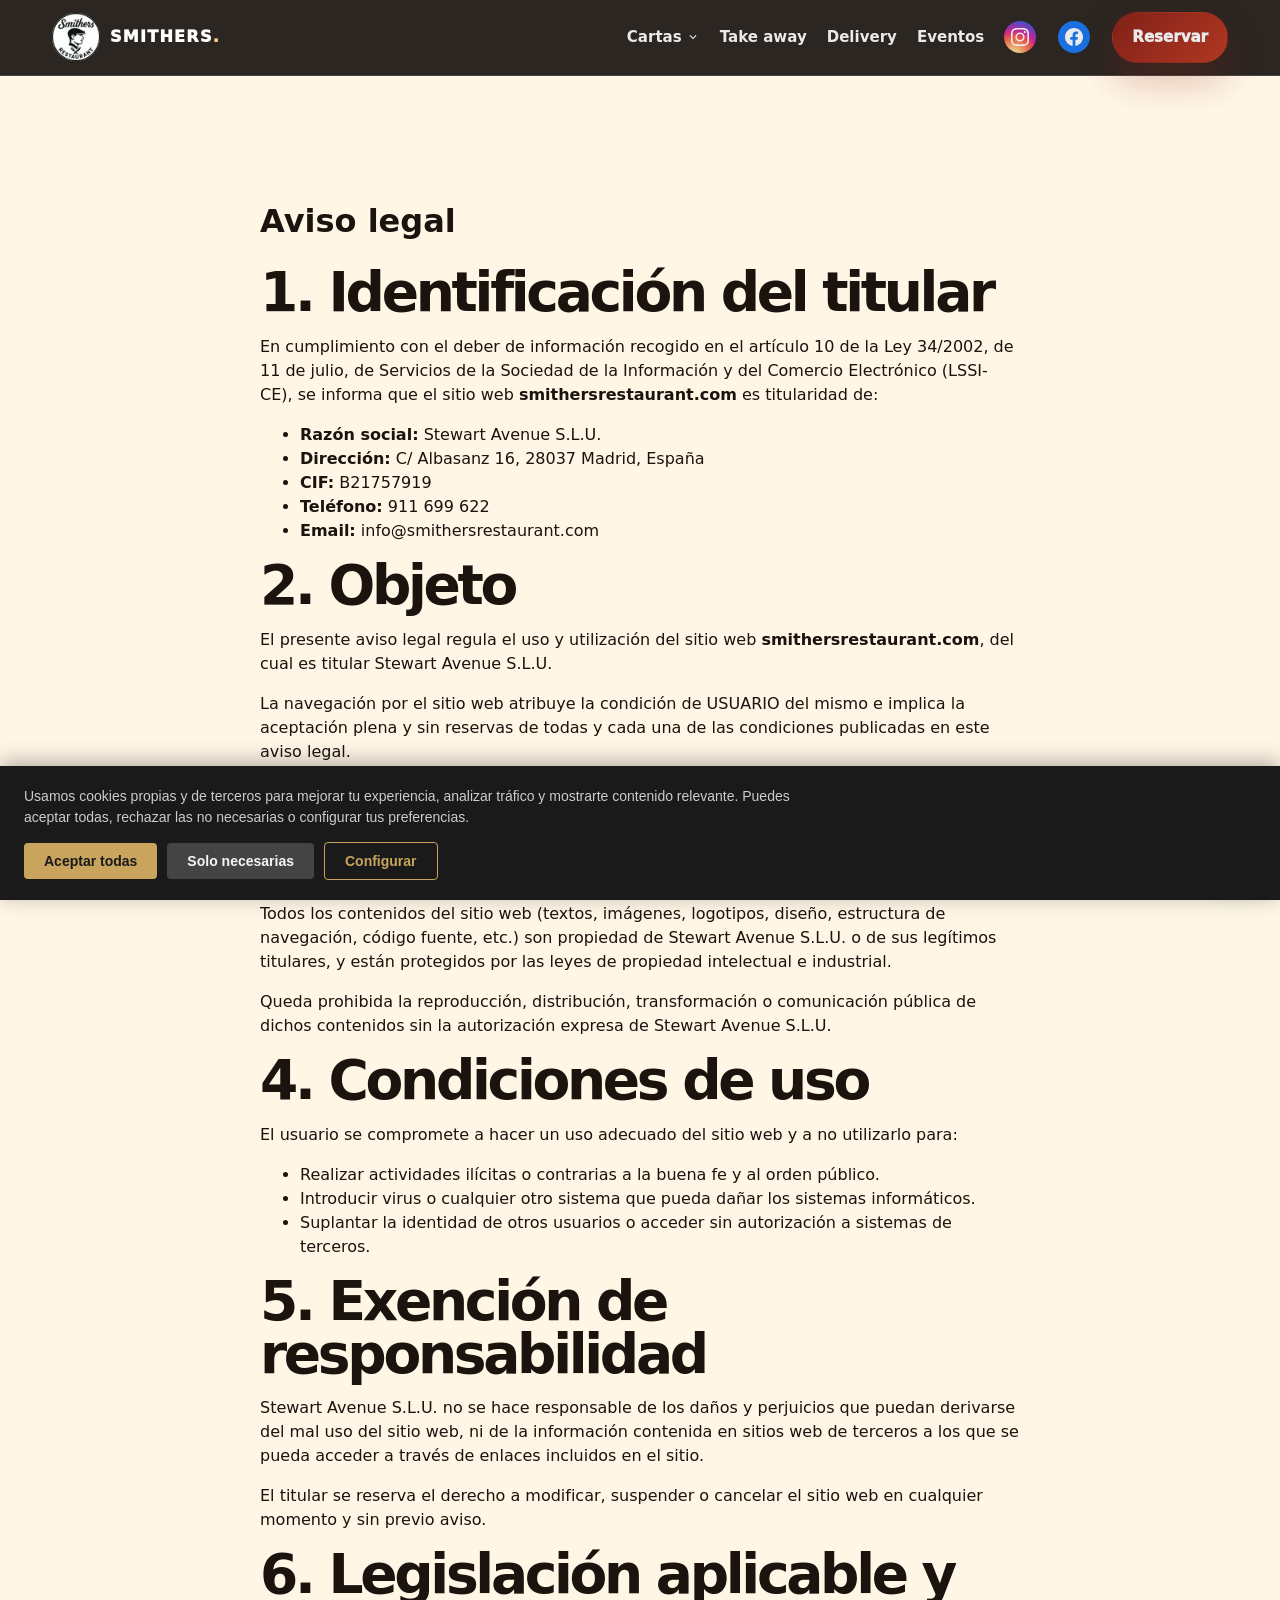
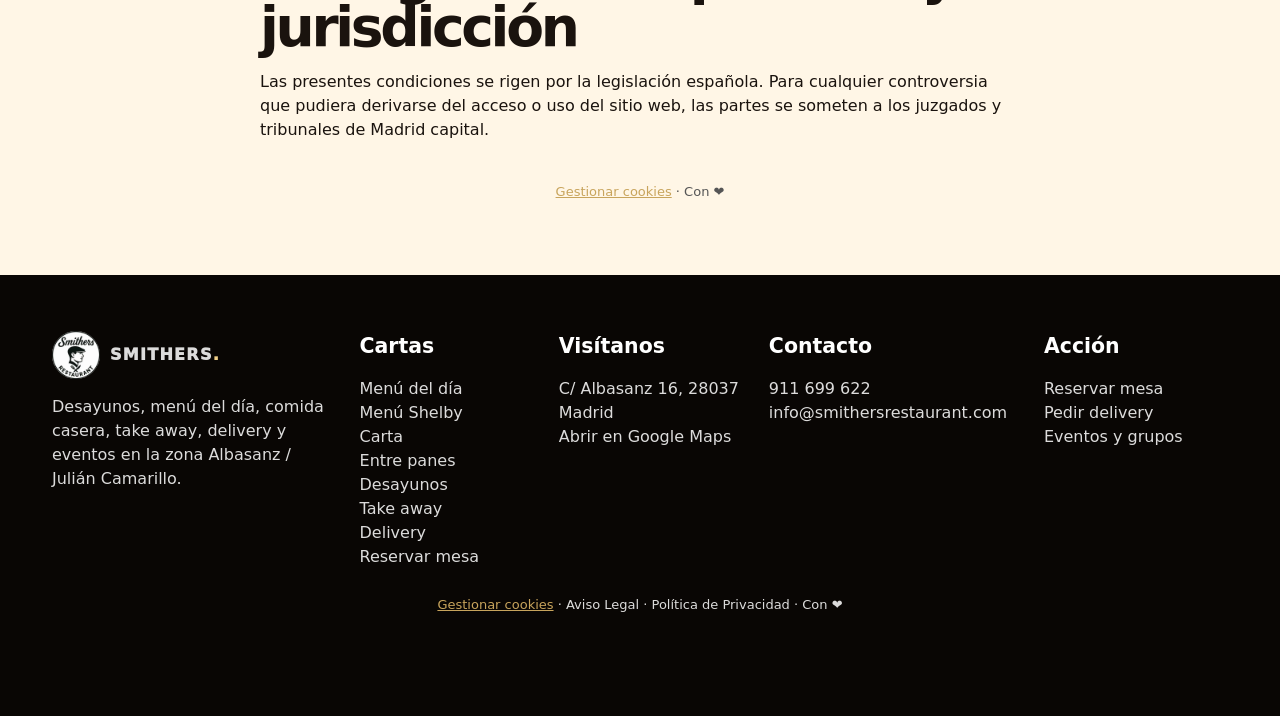
<file: aviso-legal.html>
<!DOCTYPE html>
<html lang="es">
<head>
    <meta charset="UTF-8">
<meta charset="utf-8"><meta name="viewport" content="width=device-width,initial-scale=1">
<meta name="google-site-verification" content="fixsy5xoUkfhnbuzR3DekRf675h-kdKtjqOkxfuOkCo" />
<meta name="geo.region" content="ES-MD">
<meta name="geo.placename" content="Madrid">
<meta name="geo.position" content="40.4342;-3.6321">
<meta name="ICBM" content="40.4342, -3.6321">
    <title>Aviso legal - Smithers Restaurant Madrid</title>
    <meta name="description" content="Aviso legal de Smithers Restaurant. Stewart Avenue S.L.U. C/ Albasanz 16, 28037 Madrid. Condiciones de uso del sitio web.">
    <script type="application/ld+json">
{
  "@context": "https://schema.org",
  "@type": "BreadcrumbList",
  "@id": "https://www.smithersrestaurant.com/aviso-legal#breadcrumb",
  "itemListElement": [
    {
      "@type": "ListItem",
      "position": 1,
      "name": "Inicio",
      "item": "https://www.smithersrestaurant.com"
    },
    {
      "@type": "ListItem",
      "position": 2,
      "name": "Aviso Legal",
      "item": "https://www.smithersrestaurant.com/aviso-legal"
    }
  ]
}
</script>
    <link rel="canonical" href="https://www.smithersrestaurant.com/aviso-legal">
    <meta property="og:title" content="Aviso legal - Smithers Restaurant Madrid">
    <meta property="og:description" content="Aviso legal de Smithers Restaurant. Stewart Avenue S.L.U. C/ Albasanz 16, 28037 Madrid. Condiciones de uso del sitio web.">
    <meta property="og:image" content="https://www.smithersrestaurant.com/img/og-smithers.jpg">
    <meta property="og:url" content="https://www.smithersrestaurant.com/aviso-legal">
    <meta property="og:type" content="website">
    <meta property="og:site_name" content="Smithers Restaurant">
    <meta name="twitter:card" content="summary_large_image">
    <meta name="twitter:title" content="Aviso legal - Smithers Restaurant Madrid">
    <meta name="twitter:description" content="Aviso legal de Smithers Restaurant. Stewart Avenue S.L.U. C/ Albasanz 16, 28037 Madrid. Condiciones de uso del sitio web.">
    <meta name="twitter:image" content="https://www.smithersrestaurant.com/img/og-smithers.jpg">
    <link rel="stylesheet" href="assets/css/premium.css?v=47">
<!-- seo:grafo -->
<script type="application/ld+json">
{
  "@context": "https://schema.org",
  "@graph": [
    {
      "@type": "Organization",
      "@id": "https://www.smithersrestaurant.com/#organizacion",
      "name": "Smithers Restaurant",
      "legalName": "Stewart Avenue S.L.U.",
      "taxID": "B21757919",
      "url": "https://www.smithersrestaurant.com/",
      "logo": {
        "@type": "ImageObject",
        "@id": "https://www.smithersrestaurant.com/#logo",
        "url": "https://www.smithersrestaurant.com/assets/img/logo-smithers.png",
        "contentUrl": "https://www.smithersrestaurant.com/assets/img/logo-smithers.png",
        "width": 96,
        "height": 96,
        "caption": "Smithers Restaurant"
      },
      "image": {
        "@id": "https://www.smithersrestaurant.com/#logo"
      },
      "email": "info@smithersrestaurant.com",
      "telephone": "+34911699622",
      "address": {
        "@type": "PostalAddress",
        "streetAddress": "C/ Albasanz 16",
        "addressLocality": "Madrid",
        "addressRegion": "Comunidad de Madrid",
        "postalCode": "28037",
        "addressCountry": "ES"
      },
      "sameAs": [
        "https://www.instagram.com/smithers_restaurant/",
        "https://www.facebook.com/people/Smithers-Restaurant/61588168375109/",
        "https://www.google.com/maps?cid=17847721193954781420"
      ]
    },
    {
      "@type": "WebSite",
      "@id": "https://www.smithersrestaurant.com/#website",
      "url": "https://www.smithersrestaurant.com/",
      "name": "Smithers Restaurant",
      "description": "Bar y restaurante en C/ Albasanz 16, zona Julian Camarillo, Madrid. Desayunos, menu del dia, carta, take away, delivery y eventos.",
      "inLanguage": "es-ES",
      "publisher": {
        "@id": "https://www.smithersrestaurant.com/#organizacion"
      }
    },
    {
      "@type": [
        "Restaurant",
        "LocalBusiness"
      ],
      "@id": "https://www.smithersrestaurant.com/#restaurant",
      "name": "Smithers Restaurant",
      "alternateName": "Smithers",
      "legalName": "Stewart Avenue S.L.U.",
      "description": "Bar y restaurante de cocina casera en C/ Albasanz 16, zona Julian Camarillo (Madrid). Desayunos desde las 7:00, menu del dia por 16,50 EUR, menu Shelby desde 14,50 EUR, carta, bocadillos, take away, delivery con Glovo y eventos de empresa hasta 180 personas.",
      "slogan": "Comida casera todos los dias en Julian Camarillo",
      "url": "https://www.smithersrestaurant.com/",
      "logo": {
        "@id": "https://www.smithersrestaurant.com/#logo"
      },
      "image": [
        "https://www.smithersrestaurant.com/img/og-smithers.jpg",
        "https://www.smithersrestaurant.com/assets/img/hero-smithers.jpg",
        "https://www.smithersrestaurant.com/assets/img/interior1-gbp.jpg",
        "https://www.smithersrestaurant.com/assets/img/menu-del-dia-mesa.jpg"
      ],
      "telephone": "+34911699622",
      "email": "info@smithersrestaurant.com",
      "parentOrganization": {
        "@id": "https://www.smithersrestaurant.com/#organizacion"
      },
      "servesCuisine": [
        "Cocina casera espanola",
        "Mediterranea",
        "Bar de tapas"
      ],
      "priceRange": "€€",
      "currenciesAccepted": "EUR",
      "paymentAccepted": "Efectivo, Tarjeta de crédito, Tarjeta de débito, Tarjeta restaurante Pluxee, Tarjeta restaurante Edenred, Tarjeta restaurante Déjeuner",
      "isAccessibleForFree": false,
      "publicAccess": true,
      "smokingAllowed": false,
      "knowsLanguage": [
        "es-ES",
        "en"
      ],
      "address": {
        "@type": "PostalAddress",
        "streetAddress": "C/ Albasanz 16",
        "addressLocality": "Madrid",
        "addressRegion": "Comunidad de Madrid",
        "postalCode": "28037",
        "addressCountry": "ES"
      },
      "geo": {
        "@type": "GeoCoordinates",
        "latitude": 40.4342,
        "longitude": -3.6321
      },
      "hasMap": "https://www.google.com/maps?cid=17847721193954781420",
      "areaServed": [
        {
          "@type": "Place",
          "name": "Julian Camarillo, Madrid"
        },
        {
          "@type": "Place",
          "name": "Albasanz, Madrid"
        },
        {
          "@type": "Place",
          "name": "San Blas-Canillejas, Madrid"
        },
        {
          "@type": "Place",
          "name": "Ciudad Lineal, Madrid"
        },
        {
          "@type": "Place",
          "name": "Madrid 28037"
        }
      ],
      "openingHoursSpecification": [
        {
          "@type": "OpeningHoursSpecification",
          "dayOfWeek": [
            "Monday",
            "Tuesday",
            "Wednesday",
            "Thursday",
            "Friday"
          ],
          "opens": "07:00",
          "closes": "17:00"
        }
      ],
      "specialOpeningHoursSpecification": [
        {
          "@type": "OpeningHoursSpecification",
          "dayOfWeek": [
            "Saturday",
            "Sunday"
          ],
          "opens": "00:00",
          "closes": "00:00",
          "description": "Cerrado sabados, domingos y festivos"
        }
      ],
      "amenityFeature": [
        {
          "@type": "LocationFeatureSpecification",
          "name": "Take away",
          "value": true
        },
        {
          "@type": "LocationFeatureSpecification",
          "name": "Servicio a domicilio (Glovo)",
          "value": true
        },
        {
          "@type": "LocationFeatureSpecification",
          "name": "Admite reservas",
          "value": true
        },
        {
          "@type": "LocationFeatureSpecification",
          "name": "Grupos grandes y eventos",
          "value": true
        },
        {
          "@type": "LocationFeatureSpecification",
          "name": "Acepta tarjetas restaurante (Pluxee, Edenred, Déjeuner)",
          "value": true
        },
        {
          "@type": "LocationFeatureSpecification",
          "name": "Aparcamiento en la calle",
          "value": true
        }
      ],
      "publicTransport": "Metro Suanzes (L5) y Ciudad Lineal (L5), a 10-15 minutos andando",
      "hasMenu": [
        {
          "@type": "Menu",
          "@id": "https://www.smithersrestaurant.com/carta",
          "name": "Carta",
          "url": "https://www.smithersrestaurant.com/carta"
        },
        {
          "@type": "Menu",
          "@id": "https://www.smithersrestaurant.com/menu-del-dia",
          "name": "Menu del dia",
          "url": "https://www.smithersrestaurant.com/menu-del-dia"
        },
        {
          "@type": "Menu",
          "@id": "https://www.smithersrestaurant.com/menu-shelby",
          "name": "Menu Shelby",
          "url": "https://www.smithersrestaurant.com/menu-shelby"
        },
        {
          "@type": "Menu",
          "@id": "https://www.smithersrestaurant.com/desayunos",
          "name": "Desayunos",
          "url": "https://www.smithersrestaurant.com/desayunos"
        },
        {
          "@type": "Menu",
          "@id": "https://www.smithersrestaurant.com/entre-panes",
          "name": "Entre panes",
          "url": "https://www.smithersrestaurant.com/entre-panes"
        },
        {
          "@type": "Menu",
          "@id": "https://www.smithersrestaurant.com/take-away",
          "name": "Take away",
          "url": "https://www.smithersrestaurant.com/take-away"
        }
      ],
      "makesOffer": [
        {
          "@type": "Offer",
          "name": "Menu del dia",
          "description": "Primer plato, segundo, postre, pan y bebida",
          "price": "16.50",
          "priceCurrency": "EUR",
          "url": "https://www.smithersrestaurant.com/menu-del-dia",
          "availableAtOrFrom": {
            "@id": "https://www.smithersrestaurant.com/#restaurant"
          }
        },
        {
          "@type": "Offer",
          "name": "Menu Shelby",
          "description": "Plato contundente con bebida",
          "price": "14.50",
          "priceCurrency": "EUR",
          "url": "https://www.smithersrestaurant.com/menu-shelby",
          "availableAtOrFrom": {
            "@id": "https://www.smithersrestaurant.com/#restaurant"
          }
        },
        {
          "@type": "Offer",
          "name": "Menu del dia completo para llevar",
          "description": "Primero, segundo y postre, listo para llevar",
          "price": "15.90",
          "priceCurrency": "EUR",
          "url": "https://www.smithersrestaurant.com/take-away",
          "availableAtOrFrom": {
            "@id": "https://www.smithersrestaurant.com/#restaurant"
          }
        }
      ],
      "aggregateRating": {
        "@type": "AggregateRating",
        "ratingValue": "4.7",
        "reviewCount": "102",
        "bestRating": "5",
        "worstRating": "1"
      },
      "acceptsReservations": "https://reservation.dish.co/widget/hydra-dc9666be-57c5-400c-9de4-417b20578836",
      "keywords": "restaurante Julian Camarillo, menu del dia Albasanz, desayunos Madrid 28037, comida para llevar Albasanz, catering empresas Madrid",
      "sameAs": [
        "https://www.instagram.com/smithers_restaurant/",
        "https://www.facebook.com/people/Smithers-Restaurant/61588168375109/",
        "https://www.google.com/maps?cid=17847721193954781420",
        "https://glovoapp.com/es/es/madrid/stores/smithers-restaurant-madrid"
      ],
      "potentialAction": [
        {
          "@type": "ReserveAction",
          "target": {
            "@type": "EntryPoint",
            "urlTemplate": "https://reservation.dish.co/widget/hydra-dc9666be-57c5-400c-9de4-417b20578836",
            "actionPlatform": [
              "http://schema.org/DesktopWebPlatform",
              "http://schema.org/MobileWebPlatform",
              "http://schema.org/IOSPlatform",
              "http://schema.org/AndroidPlatform"
            ]
          },
          "result": {
            "@type": "Reservation",
            "name": "Reservar mesa"
          }
        },
        {
          "@type": "OrderAction",
          "target": {
            "@type": "EntryPoint",
            "urlTemplate": "https://glovoapp.com/es/es/madrid/stores/smithers-restaurant-madrid",
            "actionPlatform": [
              "http://schema.org/DesktopWebPlatform",
              "http://schema.org/MobileWebPlatform",
              "http://schema.org/IOSPlatform",
              "http://schema.org/AndroidPlatform"
            ]
          },
          "deliveryMethod": "http://purl.org/goodrelations/v1#DeliveryModeOwnFleet",
          "result": {
            "@type": "Order",
            "name": "Pedir delivery con Glovo"
          }
        }
      ]
    },
    {
      "@type": "WebPage",
      "@id": "https://www.smithersrestaurant.com/aviso-legal#webpage",
      "url": "https://www.smithersrestaurant.com/aviso-legal",
      "name": "Aviso legal",
      "isPartOf": {
        "@id": "https://www.smithersrestaurant.com/#website"
      },
      "about": {
        "@id": "https://www.smithersrestaurant.com/#restaurant"
      },
      "primaryImageOfPage": {
        "@type": "ImageObject",
        "url": "https://www.smithersrestaurant.com/img/og-smithers.jpg",
        "width": 1200,
        "height": 630
      },
      "inLanguage": "es-ES",
      "datePublished": "2026-07-20",
      "dateModified": "2026-08-25",
      "breadcrumb": {
        "@id": "https://www.smithersrestaurant.com/aviso-legal#breadcrumb"
      },
      "potentialAction": [
        {
          "@type": "ReadAction",
          "target": [
            "https://www.smithersrestaurant.com/aviso-legal"
          ]
        }
      ]
    }
  ]
}
</script>
<!-- /seo:grafo -->
<!-- seo:head-comun -->
<meta name="theme-color" content="#090604">
<meta name="author" content="Smithers Restaurant">
<meta name="format-detection" content="telephone=yes">
<link rel="preconnect" href="https://www.googletagmanager.com" crossorigin>
<link rel="dns-prefetch" href="https://www.google-analytics.com">
<link rel="manifest" href="/site.webmanifest">
<link rel="alternate" hreflang="es-ES" href="https://www.smithersrestaurant.com/aviso-legal">
<link rel="alternate" hreflang="x-default" href="https://www.smithersrestaurant.com/aviso-legal">
<link rel="alternate" type="text/markdown" href="https://www.smithersrestaurant.com/aviso-legal.md" title="Version Markdown para agentes de IA">
<meta property="og:locale" content="es_ES">
<meta property="og:image:width" content="1200">
<meta property="og:image:height" content="630">
<meta property="og:image:type" content="image/jpeg">
<meta property="og:image:alt" content="Smithers Restaurant, C/ Albasanz 16, Madrid">
<meta name="twitter:image:alt" content="Smithers Restaurant, C/ Albasanz 16, Madrid">
<!-- /seo:head-comun -->
    <!-- Google tag (gtag.js) - Google Analytics 4 -->
    <script src="/assets/js/analytics.js?v=47"></script>
    <script async src="https://www.googletagmanager.com/gtag/js?id=G-MG3Y3TKP8M"></script>
        <meta name="robots" content="index, follow, max-image-preview:large, max-snippet:-1, max-video-preview:-1">
    <link rel="icon" type="image/x-icon" href="favicon.ico">
    <link rel="icon" type="image/png" sizes="96x96" href="favicon-96x96.png">
    <link rel="icon" type="image/svg+xml" href="favicon.svg">
    <link rel="apple-touch-icon" href="apple-touch-icon.png">
</head>
<body>
<a href="#main-content" class="skip-link">Saltar al contenido principal</a>

<input type="checkbox" id="hamburger-toggle" class="hamburger-checkbox">
<label for="hamburger-toggle" class="hamburger-overlay" aria-hidden="true"></label>

<!-- NAV -->
<nav class="nav"><div class="wrap">
  <a class="brand" href="/"><picture>
  <source srcset="assets/img/logo-smithers.webp" type="image/webp">
  <img src="assets/img/logo-smithers.png" alt="Smithers Restaurant" loading="lazy" width="96" height="96">
</picture><div>Smithers<span>.</span></div></a>
  <div class="links">
    <div class="dropdown"><a class="dropbtn" href="/carta">Cartas<svg width="14" height="14" viewBox="0 0 24 24" fill="currentColor" aria-hidden="true"><path d="M7.41 8.59L12 13.17l4.59-4.58L18 10l-6 6-6-6z"/></svg></a><div class="dropdown-content"><a href="/carta">Carta</a><a href="/menu-del-dia">Menú del día</a><a href="/menu-shelby">Menú Shelby</a><a href="/entre-panes">Entre panes</a><a href="/desayunos">Desayunos</a></div></div><a href="/take-away">Take away</a><a href="/delivery">Delivery</a><a href="/eventos">Eventos</a><a class="btn-social" href="https://www.instagram.com/smithers_restaurant/" target="_blank" rel="noopener" title="Instagram" aria-label="Instagram de Smithers Restaurant"><svg width="18" height="18" viewBox="0 0 24 24" fill="white" aria-hidden="true" focusable="false"><path d="M12 2.163c3.204 0 3.584.012 4.85.07 3.252.148 4.771 1.691 4.919 4.919.058 1.265.069 1.645.069 4.849 0 3.205-.012 3.584-.069 4.849-.149 3.225-1.664 4.771-4.919 4.919-1.266.058-1.644.07-4.85.07-3.204 0-3.584-.012-4.849-.07-3.26-.149-4.771-1.699-4.919-4.92-.058-1.265-.07-1.644-.07-4.849 0-3.204.013-3.583.07-4.849.149-3.227 1.664-4.771 4.919-4.919 1.266-.057 1.645-.069 4.849-.069zM12 0C8.741 0 8.333.014 7.053.072 2.695.272.273 2.69.073 7.052.014 8.333 0 8.741 0 12c0 3.259.014 3.668.072 4.948.2 4.358 2.618 6.78 6.98 6.98C8.333 23.986 8.741 24 12 24c3.259 0 3.668-.014 4.948-.072 4.354-.2 6.782-2.618 6.979-6.98.059-1.28.073-1.689.073-4.948 0-3.259-.014-3.667-.072-4.947-.196-4.354-2.617-6.78-6.979-6.98C15.668.014 15.259 0 12 0zm0 5.838a6.162 6.162 0 1 0 0 12.324 6.162 6.162 0 0 0 0-12.324zM12 16a4 4 0 1 1 0-8 4 4 0 0 1 0 8zm6.406-11.845a1.44 1.44 0 1 0 0 2.881 1.44 1.44 0 0 0 0-2.881z"/></svg></a><a class="btn-social" href="https://www.facebook.com/people/Smithers-Restaurant/61588168375109/" target="_blank" rel="noopener" title="Facebook" aria-label="Facebook de Smithers Restaurant"><svg width="18" height="18" viewBox="0 0 24 24" fill="white" aria-hidden="true" focusable="false"><path d="M24 12.073c0-6.627-5.373-12-12-12s-12 5.373-12 12c0 5.99 4.388 10.954 10.125 11.854v-8.385H7.078v-3.47h3.047V9.43c0-3.007 1.792-4.669 4.533-4.669 1.312 0 2.686.235 2.686.235v2.953H15.83c-1.491 0-1.956.925-1.956 1.874v2.25h3.328l-.532 3.47h-2.796v8.385C19.612 23.027 24 18.062 24 12.073z"/></svg></a>
    <a class="btn red" href="/reservas" data-track="nav_reserva">Reservar</a>
  </div>
</div></nav>
<div class="mobile-nav">
  <a class="brand" href="/"><picture>
  <source srcset="assets/img/logo-smithers.webp" type="image/webp">
  <img src="assets/img/logo-smithers.png" alt="Smithers Restaurant" loading="lazy" width="96" height="96">
</picture><div>Smithers<span>.</span></div></a>
  <div class="mobile-nav-actions">
    <a class="btn-social" href="https://www.instagram.com/smithers_restaurant/" target="_blank" rel="noopener" title="Instagram" aria-label="Instagram de Smithers Restaurant"><svg aria-hidden="true" focusable="false" width="18" height="18" viewBox="0 0 24 24" fill="white"><path d="M12 2.163c3.204 0 3.584.012 4.85.07 3.252.148 4.771 1.691 4.919 4.919.058 1.265.069 1.645.069 4.849 0 3.205-.012 3.584-.069 4.849-.149 3.225-1.664 4.771-4.919 4.919-1.266.058-1.644.07-4.85.07-3.204 0-3.584-.012-4.849-.07-3.26-.149-4.771-1.699-4.919-4.92-.058-1.265-.07-1.644-.07-4.849 0-3.204.013-3.583.07-4.849.149-3.227 1.664-4.771 4.919-4.919 1.266-.057 1.645-.069 4.849-.069zM12 0C8.741 0 8.333.014 7.053.072 2.695.272.273 2.69.073 7.052.014 8.333 0 8.741 0 12c0 3.259.014 3.668.072 4.948.2 4.358 2.618 6.78 6.98 6.98C8.333 23.986 8.741 24 12 24c3.259 0 3.668-.014 4.948-.072 4.354-.2 6.782-2.618 6.979-6.98.059-1.28.073-1.689.073-4.948 0-3.259-.014-3.667-.072-4.947-.196-4.354-2.617-6.78-6.979-6.98C15.668.014 15.259 0 12 0zm0 5.838a6.162 6.162 0 1 0 0 12.324 6.162 6.162 0 0 0 0-12.324zM12 16a4 4 0 1 1 0-8 4 4 0 0 1 0 8zm6.406-11.845a1.44 1.44 0 1 0 0 2.881 1.44 1.44 0 0 0 0-2.881z"/></svg></a>
    <a class="btn-social" href="https://www.facebook.com/people/Smithers-Restaurant/61588168375109/" target="_blank" rel="noopener" title="Facebook" aria-label="Facebook de Smithers Restaurant"><svg aria-hidden="true" focusable="false" width="18" height="18" viewBox="0 0 24 24" fill="white"><path d="M24 12.073c0-6.627-5.373-12-12-12s-12 5.373-12 12c0 5.99 4.388 10.954 10.125 11.854v-8.385H7.078v-3.47h3.047V9.43c0-3.007 1.792-4.669 4.533-4.669 1.312 0 2.686.235 2.686.235v2.953H15.83c-1.491 0-1.956.925-1.956 1.874v2.25h3.328l-.532 3.47h-2.796v8.385C19.612 23.027 24 18.062 24 12.073z"/></svg></a>
    <label for="hamburger-toggle" class="hamburger-btn">
      <span></span><span></span><span></span>
    </label>
  </div>
</div>





<div class="hamburger-content"><label for="hamburger-toggle" class="hamburger-close" aria-label="Cerrar menú">✕</label>
<a href="/">Inicio</a>
<a href="/menu-del-dia">Menú del día</a>
<a href="/menu-shelby">Menú Shelby</a>
<a href="/carta">Carta</a>
<a href="/entre-panes">Entre panes</a>
<a href="/desayunos">Desayunos</a>
<a href="/take-away">Take away</a>
<a href="/delivery">Delivery</a>
<a href="/eventos">Eventos</a>
<a href="/reservas" class="mhn-cta">Reservar</a>
</div>

<!-- CONTENT -->
<main id="main-content" class="main-content" style="padding: 100px 20px 60px; max-width: 800px; margin: 0 auto;">
    <h1>Aviso legal</h1>

    <section>
        <h2>1. Identificación del titular</h2>
        <p>En cumplimiento con el deber de información recogido en el artículo 10 de la Ley 34/2002, de 11 de julio, de Servicios de la Sociedad de la Información y del Comercio Electrónico (LSSI-CE), se informa que el sitio web <strong>smithersrestaurant.com</strong> es titularidad de:</p>
        <ul>
            <li><strong>Razón social:</strong> Stewart Avenue S.L.U.</li>
            <li><strong>Dirección:</strong> C/ Albasanz 16, 28037 Madrid, España</li>
            <li><strong>CIF:</strong> B21757919</li>
            <li><strong>Teléfono:</strong> <a href="tel:+34911699622">911 699 622</a></li>
            <li><strong>Email:</strong> <a href="mailto:&#105;&#110;&#102;&#111;&#64;&#115;&#109;&#105;&#116;&#104;&#101;&#114;&#115;&#114;&#101;&#115;&#116;&#97;&#117;&#114;&#97;&#110;&#116;&#46;&#99;&#111;&#109;">&#105;&#110;&#102;&#111;&#64;&#115;&#109;&#105;&#116;&#104;&#101;&#114;&#115;&#114;&#101;&#115;&#116;&#97;&#117;&#114;&#97;&#110;&#116;&#46;&#99;&#111;&#109;</a></li>
        </ul>
    </section>

    <section>
        <h2>2. Objeto</h2>
        <p>El presente aviso legal regula el uso y utilización del sitio web <strong>smithersrestaurant.com</strong>, del cual es titular Stewart Avenue S.L.U.</p>
        <p>La navegación por el sitio web atribuye la condición de USUARIO del mismo e implica la aceptación plena y sin reservas de todas y cada una de las condiciones publicadas en este aviso legal.</p>
    </section>

    <section>
        <h2>3. Propiedad intelectual e industrial</h2>
        <p>Todos los contenidos del sitio web (textos, imágenes, logotipos, diseño, estructura de navegación, código fuente, etc.) son propiedad de Stewart Avenue S.L.U. o de sus legítimos titulares, y están protegidos por las leyes de propiedad intelectual e industrial.</p>
        <p>Queda prohibida la reproducción, distribución, transformación o comunicación pública de dichos contenidos sin la autorización expresa de Stewart Avenue S.L.U.</p>
    </section>

    <section>
        <h2>4. Condiciones de uso</h2>
        <p>El usuario se compromete a hacer un uso adecuado del sitio web y a no utilizarlo para:</p>
        <ul>
            <li>Realizar actividades ilícitas o contrarias a la buena fe y al orden público.</li>
            <li>Introducir virus o cualquier otro sistema que pueda dañar los sistemas informáticos.</li>
            <li>Suplantar la identidad de otros usuarios o acceder sin autorización a sistemas de terceros.</li>
        </ul>
    </section>

    <section>
        <h2>5. Exención de responsabilidad</h2>
        <p>Stewart Avenue S.L.U. no se hace responsable de los daños y perjuicios que puedan derivarse del mal uso del sitio web, ni de la información contenida en sitios web de terceros a los que se pueda acceder a través de enlaces incluidos en el sitio.</p>
        <p>El titular se reserva el derecho a modificar, suspender o cancelar el sitio web en cualquier momento y sin previo aviso.</p>
    </section>

    <section>
        <h2>6. Legislación aplicable y jurisdicción</h2>
        <p>Las presentes condiciones se rigen por la legislación española. Para cualquier controversia que pudiera derivarse del acceso o uso del sitio web, las partes se someten a los juzgados y tribunales de Madrid capital.</p>
    </section>

    <p style="margin-top: 40px; color: #555; font-size: 13px; text-align: center;">
        <button type="button" class="cookie-manage-link">Gestionar cookies</button> · Con ❤️
    </p>
</main>

<div class="mobile-actions"><a href="tel:+34911699622" data-track="mobile_llamar">Llamar</a><a href="/reservas" data-track="mobile_reserva">Reservar</a><a href="https://glovoapp.com/es/es/madrid/stores/smithers-restaurant-madrid" target="_blank" rel="noopener" data-track="mobile_delivery">Pedir</a><a href="https://www.google.com/maps/search/?api=1&query=Calle%20de%20Albasanz%2016%2028037%20Madrid" data-track="mobile_mapa">Mapa</a></div>
<footer class="footer"><div class="wrap foot">
  <div><a class="brand" href="/"><picture>
  <source srcset="assets/img/logo-smithers.webp" type="image/webp">
  <img src="assets/img/logo-smithers.png" alt="Smithers Restaurant" loading="lazy" width="96" height="96">
</picture><div>Smithers<span>.</span></div></a><p>Desayunos, menú del día, comida casera, take away, delivery y eventos en la zona Albasanz / Julián Camarillo.</p></div>
  <div class="seo-foot-cartas"><h3>Cartas</h3><p><a href="/menu-del-dia">Menú del día</a><br><a href="/menu-shelby">Menú Shelby</a><br><a href="/carta">Carta</a><br><a href="/entre-panes">Entre panes</a><br><a href="/desayunos">Desayunos</a><br><a href="/take-away">Take away</a><br><a href="/delivery">Delivery</a><br><a href="/reservas">Reservar mesa</a></p></div><div><h3>Visítanos</h3><p>C/ Albasanz 16, 28037 Madrid<br><a href="https://www.google.com/maps/search/?api=1&query=Calle%20de%20Albasanz%2016%2028037%20Madrid">Abrir en Google Maps</a></p></div>
  <div><h3>Contacto</h3><p><a href="tel:+34911699622">911 699 622</a><br><a href="mailto:info@smithersrestaurant.com">info@smithersrestaurant.com</a></p></div>
  <div><h3>Acción</h3><p><a href="/reservas">Reservar mesa</a><br><a href="https://glovoapp.com/es/es/madrid/stores/smithers-restaurant-madrid" target="_blank" rel="noopener">Pedir delivery</a><br><a href="/eventos">Eventos y grupos</a></p></div>
</div>        <p style="text-align:center;margin-top:10px;font-size:13px;"><button type="button" class="cookie-manage-link">Gestionar cookies</button> · <a href="/aviso-legal">Aviso Legal</a> · <a href="/privacidad">Política de Privacidad</a> · Con ❤️</p>
    </footer>
<script src="/cookies.js" defer></script>
<script src="assets/js/premium.js" defer></script>
<a href="https://wa.me/34624868537" target="_blank" rel="noopener" class="whatsapp-float" title="WhatsApp Smithers" data-track="float_whatsapp" aria-label="Escribir por WhatsApp a Smithers Restaurant"><svg width="30" height="30" viewBox="0 0 24 24" fill="white" aria-hidden="true"><path d="M17.472 14.382c-.297-.149-1.758-.867-2.03-.967-.273-.099-.471-.148-.67.15-.197.297-.767.966-.94 1.164-.173.199-.347.223-.644.075-.297-.15-1.255-.463-2.39-1.475-.883-.788-1.48-1.761-1.653-2.059-.173-.297-.018-.458.13-.606.134-.133.298-.347.446-.52.149-.174.198-.298.298-.497.099-.198.05-.371-.025-.52-.075-.149-.669-1.612-.916-2.207-.242-.579-.487-.5-.669-.51-.173-.008-.371-.01-.57-.01-.198 0-.52.074-.792.372-.272.297-1.04 1.016-1.04 2.479 0 1.462 1.065 2.875 1.213 3.074.149.198 2.096 3.2 5.077 4.487.709.306 1.262.489 1.694.625.712.227 1.36.195 1.871.118.571-.085 1.758-.719 2.006-1.413.248-.694.248-1.289.173-1.413-.074-.124-.272-.198-.57-.347m-5.421 7.403h-.004a9.87 9.87 0 0 1-5.031-1.378l-.361-.214-3.741.982.998-3.648-.235-.374a9.86 9.86 0 0 1-1.51-5.26c.001-5.45 4.436-9.884 9.888-9.884 2.64 0 5.122 1.03 6.988 2.898a9.825 9.825 0 0 1 2.893 6.994c-.003 5.45-4.437 9.884-9.885 9.884m8.413-18.297A11.815 11.815 0 0 0 12.05 0C5.495 0 .16 5.335.157 11.892c0 2.096.547 4.142 1.588 5.945L.057 24l6.305-1.654a11.882 11.882 0 0 0 5.683 1.448h.005c6.554 0 11.89-5.335 11.893-11.893a11.821 11.821 0 0 0-3.48-8.413z"/></svg></a>
</body></html>
</file>
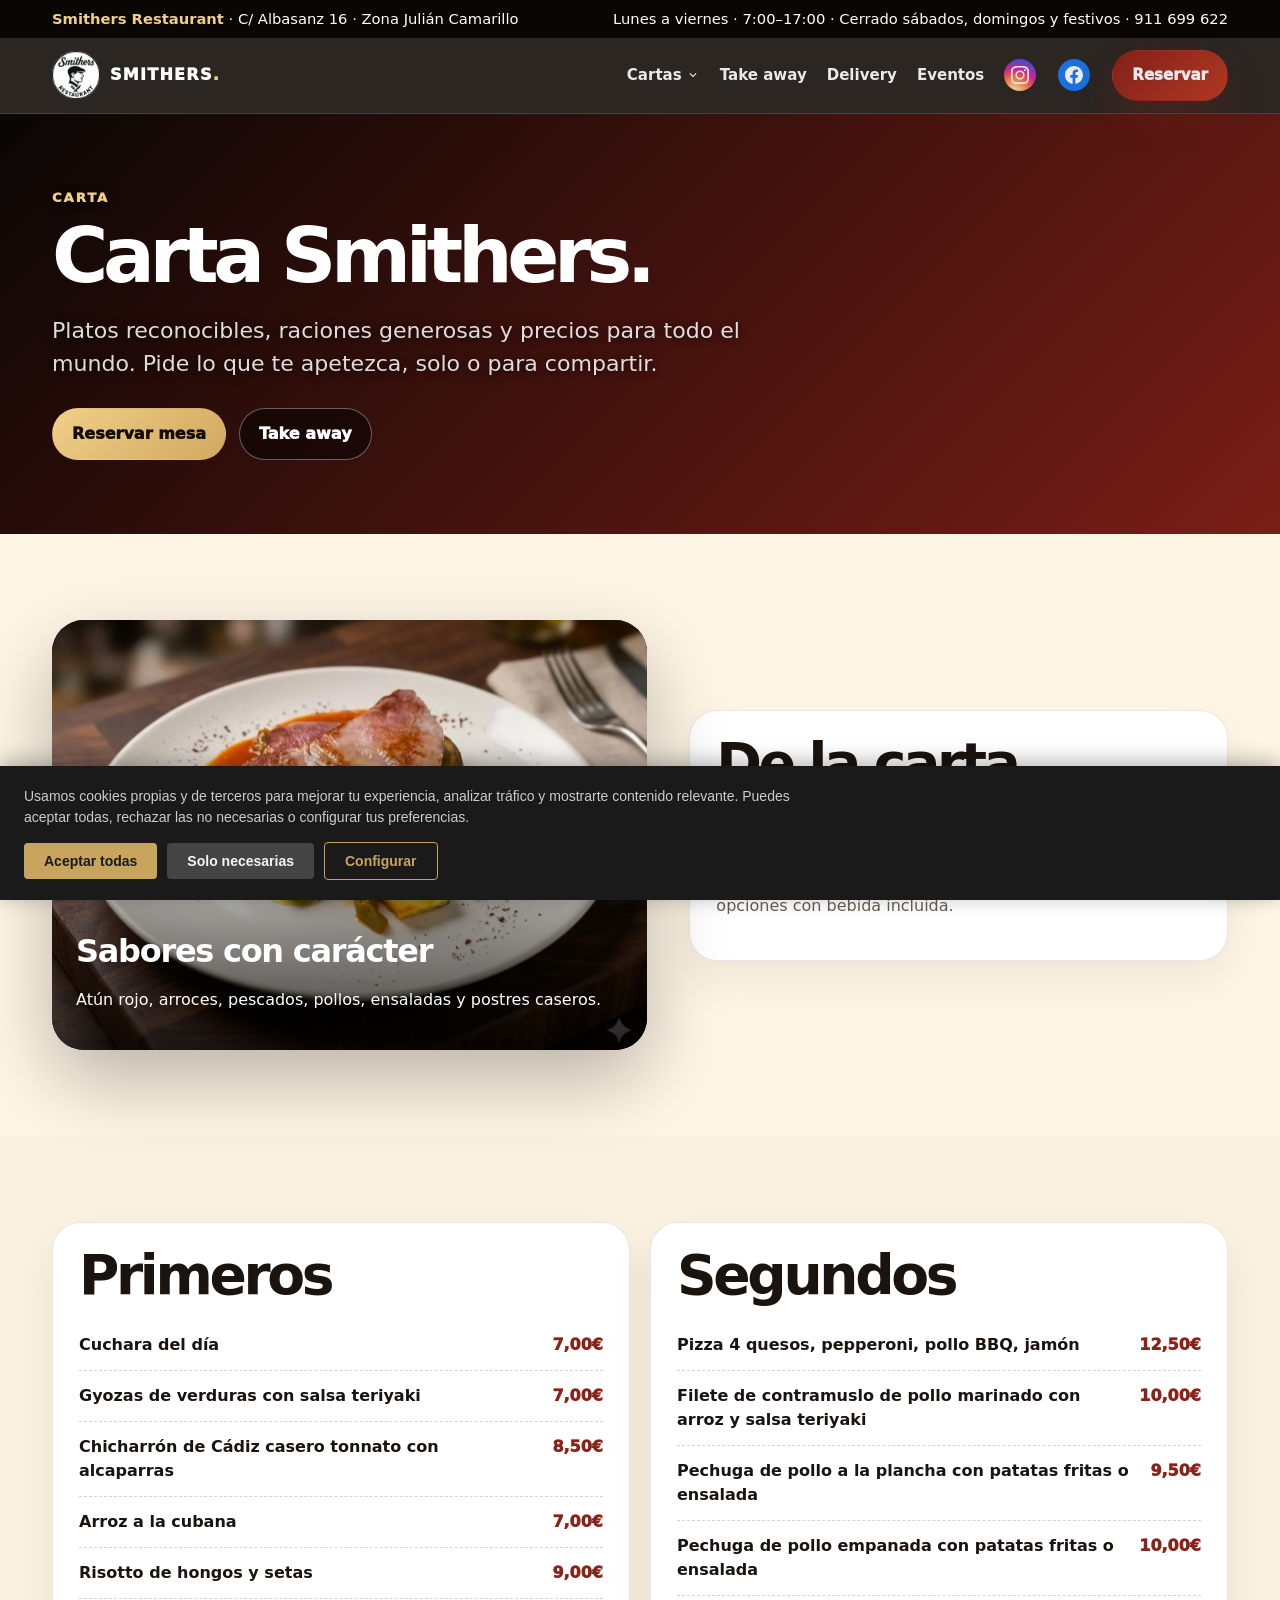
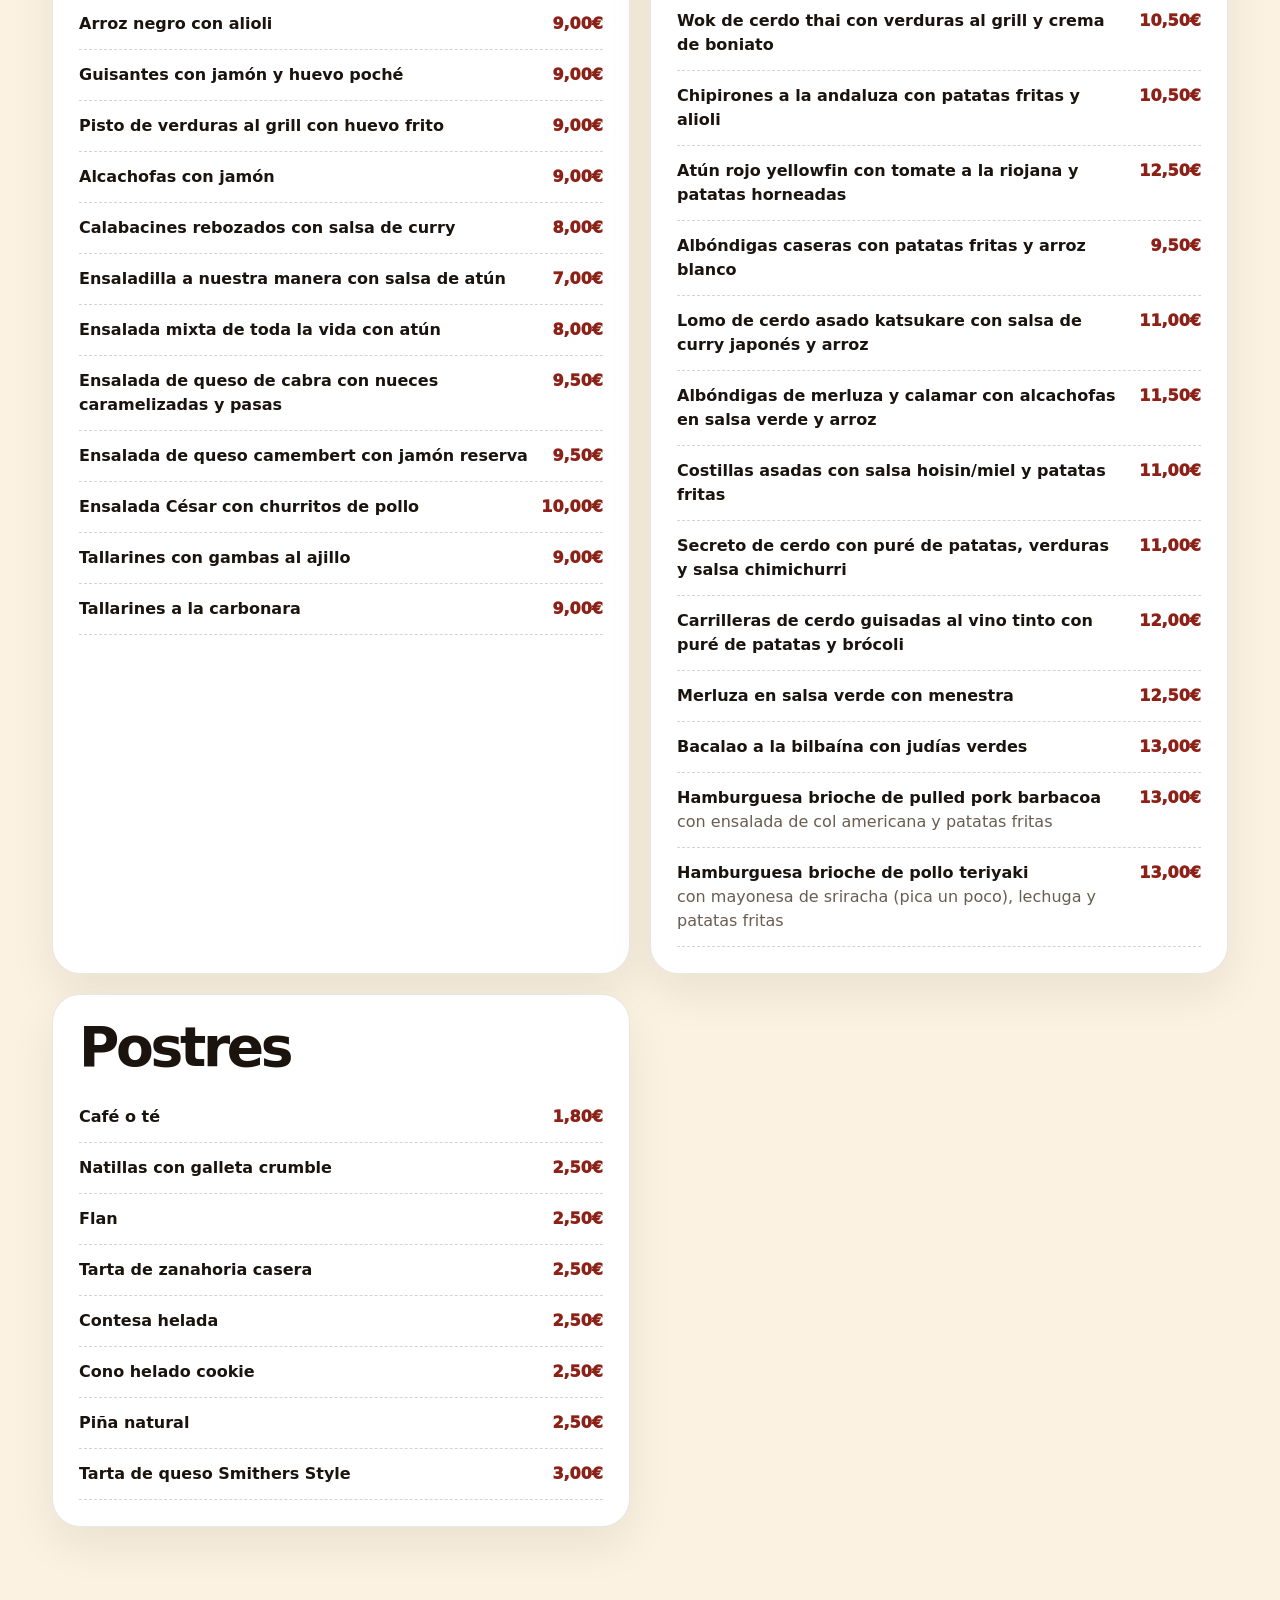
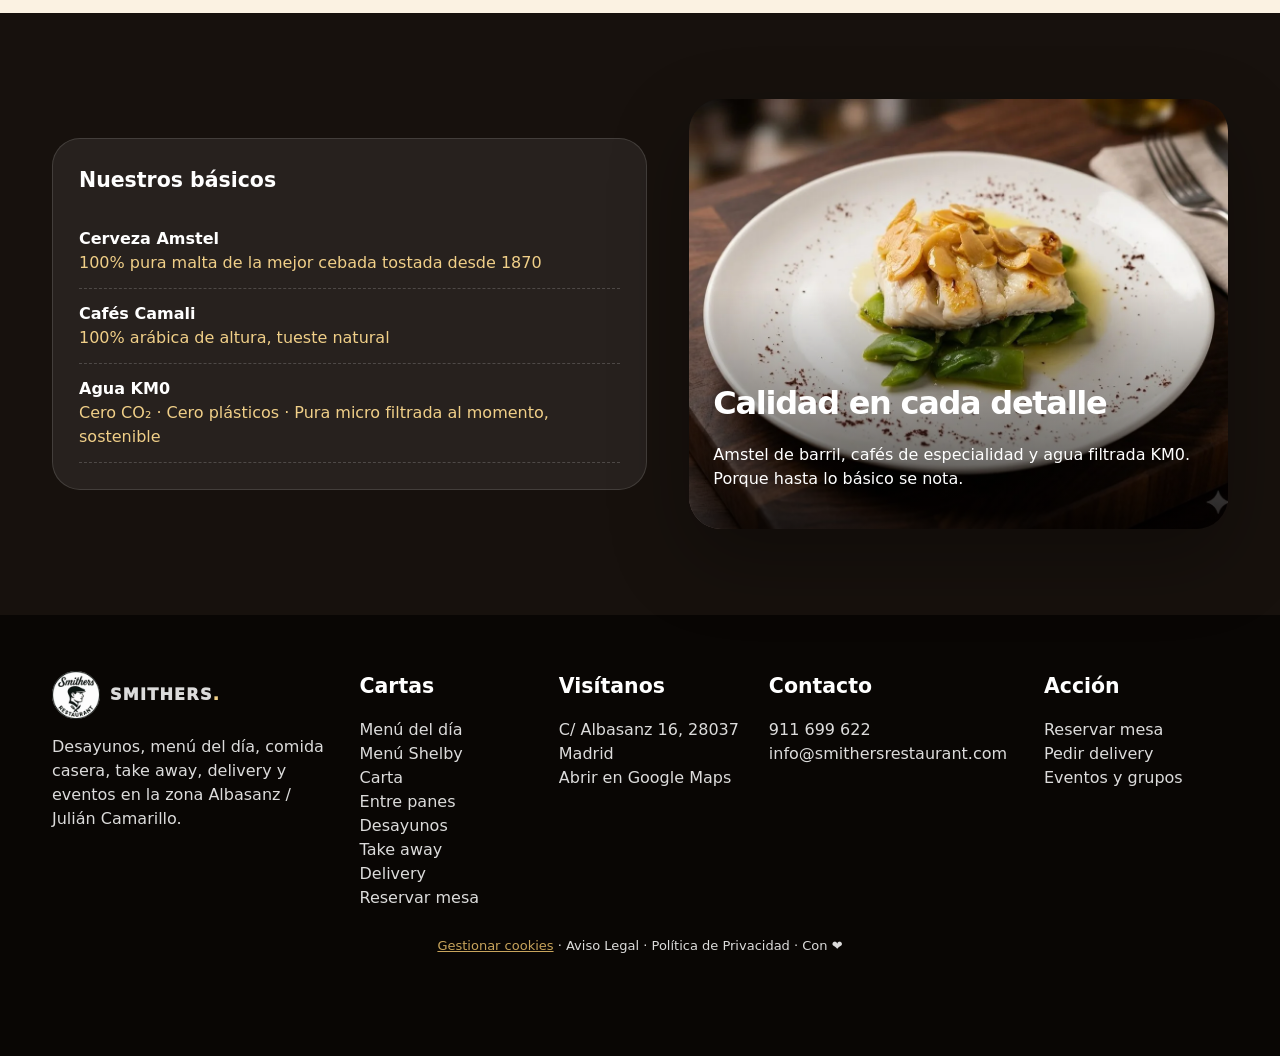
<file: carta.html>
<!doctype html>
<html lang="es"><head>
<meta charset="utf-8"><meta name="viewport" content="width=device-width,initial-scale=1">
<meta name="google-site-verification" content="fixsy5xoUkfhnbuzR3DekRf675h-kdKtjqOkxfuOkCo" />
<meta name="geo.region" content="ES-MD">
<meta name="geo.placename" content="Madrid">
<meta name="geo.position" content="40.4342;-3.6321">
<meta name="ICBM" content="40.4342, -3.6321">
<title>Carta de Smithers Restaurant | Cocina casera en Madrid</title><meta name="description" content="Explora nuestra carta con 42 platos: desde costillas BBQ y hamburguesas hasta torreznos y postres caseros. Pide online o visita nuestro local.">
<link rel="stylesheet" href="assets/css/premium.css?v=47">
<!-- seo:grafo -->
<script type="application/ld+json">
{
  "@context": "https://schema.org",
  "@graph": [
    {
      "@type": "Organization",
      "@id": "https://www.smithersrestaurant.com/#organizacion",
      "name": "Smithers Restaurant",
      "legalName": "Stewart Avenue S.L.U.",
      "taxID": "B21757919",
      "url": "https://www.smithersrestaurant.com/",
      "logo": {
        "@type": "ImageObject",
        "@id": "https://www.smithersrestaurant.com/#logo",
        "url": "https://www.smithersrestaurant.com/assets/img/logo-smithers.png",
        "contentUrl": "https://www.smithersrestaurant.com/assets/img/logo-smithers.png",
        "width": 96,
        "height": 96,
        "caption": "Smithers Restaurant"
      },
      "image": {
        "@id": "https://www.smithersrestaurant.com/#logo"
      },
      "email": "info@smithersrestaurant.com",
      "telephone": "+34911699622",
      "address": {
        "@type": "PostalAddress",
        "streetAddress": "C/ Albasanz 16",
        "addressLocality": "Madrid",
        "addressRegion": "Comunidad de Madrid",
        "postalCode": "28037",
        "addressCountry": "ES"
      },
      "sameAs": [
        "https://www.instagram.com/smithers_restaurant/",
        "https://www.facebook.com/people/Smithers-Restaurant/61588168375109/",
        "https://www.google.com/maps?cid=17847721193954781420"
      ]
    },
    {
      "@type": "WebSite",
      "@id": "https://www.smithersrestaurant.com/#website",
      "url": "https://www.smithersrestaurant.com/",
      "name": "Smithers Restaurant",
      "description": "Bar y restaurante en C/ Albasanz 16, zona Julian Camarillo, Madrid. Desayunos, menu del dia, carta, take away, delivery y eventos.",
      "inLanguage": "es-ES",
      "publisher": {
        "@id": "https://www.smithersrestaurant.com/#organizacion"
      }
    },
    {
      "@type": [
        "Restaurant",
        "LocalBusiness"
      ],
      "@id": "https://www.smithersrestaurant.com/#restaurant",
      "name": "Smithers Restaurant",
      "alternateName": "Smithers",
      "legalName": "Stewart Avenue S.L.U.",
      "description": "Bar y restaurante de cocina casera en C/ Albasanz 16, zona Julian Camarillo (Madrid). Desayunos desde las 7:00, menu del dia por 16,50 EUR, menu Shelby desde 14,50 EUR, carta, bocadillos, take away, delivery con Glovo y eventos de empresa hasta 180 personas.",
      "slogan": "Comida casera todos los dias en Julian Camarillo",
      "url": "https://www.smithersrestaurant.com/",
      "logo": {
        "@id": "https://www.smithersrestaurant.com/#logo"
      },
      "image": [
        "https://www.smithersrestaurant.com/img/og-smithers.jpg",
        "https://www.smithersrestaurant.com/assets/img/hero-smithers.jpg",
        "https://www.smithersrestaurant.com/assets/img/interior1-gbp.jpg",
        "https://www.smithersrestaurant.com/assets/img/menu-del-dia-mesa.jpg"
      ],
      "telephone": "+34911699622",
      "email": "info@smithersrestaurant.com",
      "parentOrganization": {
        "@id": "https://www.smithersrestaurant.com/#organizacion"
      },
      "servesCuisine": [
        "Cocina casera espanola",
        "Mediterranea",
        "Bar de tapas"
      ],
      "priceRange": "€€",
      "currenciesAccepted": "EUR",
      "paymentAccepted": "Efectivo, Tarjeta de crédito, Tarjeta de débito, Tarjeta restaurante Pluxee, Tarjeta restaurante Edenred, Tarjeta restaurante Déjeuner",
      "isAccessibleForFree": false,
      "publicAccess": true,
      "smokingAllowed": false,
      "knowsLanguage": [
        "es-ES",
        "en"
      ],
      "address": {
        "@type": "PostalAddress",
        "streetAddress": "C/ Albasanz 16",
        "addressLocality": "Madrid",
        "addressRegion": "Comunidad de Madrid",
        "postalCode": "28037",
        "addressCountry": "ES"
      },
      "geo": {
        "@type": "GeoCoordinates",
        "latitude": 40.4342,
        "longitude": -3.6321
      },
      "hasMap": "https://www.google.com/maps?cid=17847721193954781420",
      "areaServed": [
        {
          "@type": "Place",
          "name": "Julian Camarillo, Madrid"
        },
        {
          "@type": "Place",
          "name": "Albasanz, Madrid"
        },
        {
          "@type": "Place",
          "name": "San Blas-Canillejas, Madrid"
        },
        {
          "@type": "Place",
          "name": "Ciudad Lineal, Madrid"
        },
        {
          "@type": "Place",
          "name": "Madrid 28037"
        }
      ],
      "openingHoursSpecification": [
        {
          "@type": "OpeningHoursSpecification",
          "dayOfWeek": [
            "Monday",
            "Tuesday",
            "Wednesday",
            "Thursday",
            "Friday"
          ],
          "opens": "07:00",
          "closes": "17:00"
        }
      ],
      "specialOpeningHoursSpecification": [
        {
          "@type": "OpeningHoursSpecification",
          "dayOfWeek": [
            "Saturday",
            "Sunday"
          ],
          "opens": "00:00",
          "closes": "00:00",
          "description": "Cerrado sabados, domingos y festivos"
        }
      ],
      "amenityFeature": [
        {
          "@type": "LocationFeatureSpecification",
          "name": "Take away",
          "value": true
        },
        {
          "@type": "LocationFeatureSpecification",
          "name": "Servicio a domicilio (Glovo)",
          "value": true
        },
        {
          "@type": "LocationFeatureSpecification",
          "name": "Admite reservas",
          "value": true
        },
        {
          "@type": "LocationFeatureSpecification",
          "name": "Grupos grandes y eventos",
          "value": true
        },
        {
          "@type": "LocationFeatureSpecification",
          "name": "Acepta tarjetas restaurante (Pluxee, Edenred, Déjeuner)",
          "value": true
        },
        {
          "@type": "LocationFeatureSpecification",
          "name": "Aparcamiento en la calle",
          "value": true
        }
      ],
      "publicTransport": "Metro Suanzes (L5) y Ciudad Lineal (L5), a 10-15 minutos andando",
      "hasMenu": [
        {
          "@type": "Menu",
          "@id": "https://www.smithersrestaurant.com/carta",
          "name": "Carta",
          "url": "https://www.smithersrestaurant.com/carta"
        },
        {
          "@type": "Menu",
          "@id": "https://www.smithersrestaurant.com/menu-del-dia",
          "name": "Menu del dia",
          "url": "https://www.smithersrestaurant.com/menu-del-dia"
        },
        {
          "@type": "Menu",
          "@id": "https://www.smithersrestaurant.com/menu-shelby",
          "name": "Menu Shelby",
          "url": "https://www.smithersrestaurant.com/menu-shelby"
        },
        {
          "@type": "Menu",
          "@id": "https://www.smithersrestaurant.com/desayunos",
          "name": "Desayunos",
          "url": "https://www.smithersrestaurant.com/desayunos"
        },
        {
          "@type": "Menu",
          "@id": "https://www.smithersrestaurant.com/entre-panes",
          "name": "Entre panes",
          "url": "https://www.smithersrestaurant.com/entre-panes"
        },
        {
          "@type": "Menu",
          "@id": "https://www.smithersrestaurant.com/take-away",
          "name": "Take away",
          "url": "https://www.smithersrestaurant.com/take-away"
        }
      ],
      "makesOffer": [
        {
          "@type": "Offer",
          "name": "Menu del dia",
          "description": "Primer plato, segundo, postre, pan y bebida",
          "price": "16.50",
          "priceCurrency": "EUR",
          "url": "https://www.smithersrestaurant.com/menu-del-dia",
          "availableAtOrFrom": {
            "@id": "https://www.smithersrestaurant.com/#restaurant"
          }
        },
        {
          "@type": "Offer",
          "name": "Menu Shelby",
          "description": "Plato contundente con bebida",
          "price": "14.50",
          "priceCurrency": "EUR",
          "url": "https://www.smithersrestaurant.com/menu-shelby",
          "availableAtOrFrom": {
            "@id": "https://www.smithersrestaurant.com/#restaurant"
          }
        },
        {
          "@type": "Offer",
          "name": "Menu del dia completo para llevar",
          "description": "Primero, segundo y postre, listo para llevar",
          "price": "15.90",
          "priceCurrency": "EUR",
          "url": "https://www.smithersrestaurant.com/take-away",
          "availableAtOrFrom": {
            "@id": "https://www.smithersrestaurant.com/#restaurant"
          }
        }
      ],
      "aggregateRating": {
        "@type": "AggregateRating",
        "ratingValue": "4.7",
        "reviewCount": "102",
        "bestRating": "5",
        "worstRating": "1"
      },
      "acceptsReservations": "https://reservation.dish.co/widget/hydra-dc9666be-57c5-400c-9de4-417b20578836",
      "keywords": "restaurante Julian Camarillo, menu del dia Albasanz, desayunos Madrid 28037, comida para llevar Albasanz, catering empresas Madrid",
      "sameAs": [
        "https://www.instagram.com/smithers_restaurant/",
        "https://www.facebook.com/people/Smithers-Restaurant/61588168375109/",
        "https://www.google.com/maps?cid=17847721193954781420",
        "https://glovoapp.com/es/es/madrid/stores/smithers-restaurant-madrid"
      ],
      "potentialAction": [
        {
          "@type": "ReserveAction",
          "target": {
            "@type": "EntryPoint",
            "urlTemplate": "https://reservation.dish.co/widget/hydra-dc9666be-57c5-400c-9de4-417b20578836",
            "actionPlatform": [
              "http://schema.org/DesktopWebPlatform",
              "http://schema.org/MobileWebPlatform",
              "http://schema.org/IOSPlatform",
              "http://schema.org/AndroidPlatform"
            ]
          },
          "result": {
            "@type": "Reservation",
            "name": "Reservar mesa"
          }
        },
        {
          "@type": "OrderAction",
          "target": {
            "@type": "EntryPoint",
            "urlTemplate": "https://glovoapp.com/es/es/madrid/stores/smithers-restaurant-madrid",
            "actionPlatform": [
              "http://schema.org/DesktopWebPlatform",
              "http://schema.org/MobileWebPlatform",
              "http://schema.org/IOSPlatform",
              "http://schema.org/AndroidPlatform"
            ]
          },
          "deliveryMethod": "http://purl.org/goodrelations/v1#DeliveryModeOwnFleet",
          "result": {
            "@type": "Order",
            "name": "Pedir delivery con Glovo"
          }
        }
      ]
    },
    {
      "@type": "ItemPage",
      "@id": "https://www.smithersrestaurant.com/carta#webpage",
      "url": "https://www.smithersrestaurant.com/carta",
      "name": "Carta",
      "isPartOf": {
        "@id": "https://www.smithersrestaurant.com/#website"
      },
      "about": {
        "@id": "https://www.smithersrestaurant.com/#restaurant"
      },
      "primaryImageOfPage": {
        "@type": "ImageObject",
        "url": "https://www.smithersrestaurant.com/img/og-carta.jpg",
        "width": 1200,
        "height": 630
      },
      "inLanguage": "es-ES",
      "datePublished": "2026-07-20",
      "dateModified": "2026-08-25",
      "breadcrumb": {
        "@id": "https://www.smithersrestaurant.com/carta#breadcrumb"
      },
      "potentialAction": [
        {
          "@type": "ReadAction",
          "target": [
            "https://www.smithersrestaurant.com/carta"
          ]
        }
      ]
    }
  ]
}
</script>
<!-- /seo:grafo -->
<!-- seo:head-comun -->
<meta name="theme-color" content="#090604">
<meta name="author" content="Smithers Restaurant">
<meta name="format-detection" content="telephone=yes">
<link rel="preconnect" href="https://www.googletagmanager.com" crossorigin>
<link rel="dns-prefetch" href="https://www.google-analytics.com">
<link rel="manifest" href="/site.webmanifest">
<link rel="alternate" hreflang="es-ES" href="https://www.smithersrestaurant.com/carta">
<link rel="alternate" hreflang="x-default" href="https://www.smithersrestaurant.com/carta">
<link rel="alternate" type="text/markdown" href="https://www.smithersrestaurant.com/carta.md" title="Version Markdown para agentes de IA">
<meta property="og:locale" content="es_ES">
<meta property="og:image:width" content="1200">
<meta property="og:image:height" content="630">
<meta property="og:image:type" content="image/jpeg">
<meta property="og:image:alt" content="Platos de la carta de Smithers Restaurant en Madrid">
<meta name="twitter:image:alt" content="Platos de la carta de Smithers Restaurant en Madrid">
<!-- /seo:head-comun -->

<meta property="og:title" content="Carta de Smithers Restaurant | Cocina casera en Madrid"><meta property="og:description" content="Explora nuestra carta con 42 platos: desde costillas BBQ y hamburguesas hasta torreznos y postres caseros. Pide online o visita nuestro local."><meta property="og:type" content="website">
<meta property="og:image" content="https://www.smithersrestaurant.com/img/og-carta.jpg">

<script type="application/ld+json">
{
  "@context": "https://schema.org",
  "@type": "BreadcrumbList",
  "@id": "https://www.smithersrestaurant.com/carta#breadcrumb",
  "itemListElement": [
    {
      "@type": "ListItem",
      "position": 1,
      "name": "Inicio",
      "item": "https://www.smithersrestaurant.com"
    },
    {
      "@type": "ListItem",
      "position": 2,
      "name": "Carta",
      "item": "https://www.smithersrestaurant.com/carta"
    }
  ]
}
</script>
    <link rel="canonical" href="https://www.smithersrestaurant.com/carta">
    <meta property="og:url" content="https://www.smithersrestaurant.com/carta">
    <meta property="og:site_name" content="Smithers Restaurant">
    <meta name="twitter:card" content="summary_large_image">
    <meta name="twitter:title" content="Carta de Smithers Restaurant | Cocina casera en Madrid">
    <meta name="twitter:description" content="Explora nuestra carta con 42 platos: desde costillas BBQ y hamburguesas hasta torreznos y postres caseros. Pide online o visita nuestro local.">
    <meta name="twitter:image" content="https://www.smithersrestaurant.com/img/og-carta.jpg">
    <!-- Google tag (gtag.js) - Google Analytics 4 -->
    <script src="/assets/js/analytics.js?v=47"></script>
    <script async src="https://www.googletagmanager.com/gtag/js?id=G-MG3Y3TKP8M"></script>
            <link rel="icon" type="image/x-icon" href="favicon.ico">
    <link rel="icon" type="image/png" sizes="96x96" href="favicon-96x96.png">
    <link rel="icon" type="image/svg+xml" href="favicon.svg">
    <link rel="apple-touch-icon" href="apple-touch-icon.png">
    <meta name="robots" content="index, follow, max-image-preview:large, max-snippet:-1, max-video-preview:-1">
<style>@media(max-width:930px){nav.nav,.nav{display:none!important}}</style>
<script type="application/ld+json">
{
  "@context": "https://schema.org",
  "@type": "Menu",
  "@id": "https://www.smithersrestaurant.com/carta",
  "name": "Carta Smithers",
  "inLanguage": "es-ES",
  "description": "Carta de Smithers Restaurant: primeros, segundos, hamburguesas y postres caseros. Todos los platos disponibles también para llevar.",
  "hasMenuSection": [
    {
      "@type": "MenuSection",
      "name": "Primeros",
      "hasMenuItem": [
        {
          "@type": "MenuItem",
          "name": "Cuchara del día",
          "offers": {
            "@type": "Offer",
            "price": "7.00",
            "priceCurrency": "EUR",
            "availability": "https://schema.org/InStock",
            "availableAtOrFrom": {
              "@id": "https://www.smithersrestaurant.com/#restaurant"
            },
            "url": "https://www.smithersrestaurant.com/carta"
          }
        },
        {
          "@type": "MenuItem",
          "name": "Gyozas de verduras con salsa teriyaki",
          "offers": {
            "@type": "Offer",
            "price": "7.00",
            "priceCurrency": "EUR",
            "availability": "https://schema.org/InStock",
            "availableAtOrFrom": {
              "@id": "https://www.smithersrestaurant.com/#restaurant"
            },
            "url": "https://www.smithersrestaurant.com/carta"
          },
          "image": "https://www.smithersrestaurant.com/assets/img/carta/GYOZAS.jpg"
        },
        {
          "@type": "MenuItem",
          "name": "Chicharrón de Cádiz casero tonnato con alcaparras",
          "offers": {
            "@type": "Offer",
            "price": "8.50",
            "priceCurrency": "EUR",
            "availability": "https://schema.org/InStock",
            "availableAtOrFrom": {
              "@id": "https://www.smithersrestaurant.com/#restaurant"
            },
            "url": "https://www.smithersrestaurant.com/carta"
          }
        },
        {
          "@type": "MenuItem",
          "name": "Arroz a la cubana",
          "offers": {
            "@type": "Offer",
            "price": "7.00",
            "priceCurrency": "EUR",
            "availability": "https://schema.org/InStock",
            "availableAtOrFrom": {
              "@id": "https://www.smithersrestaurant.com/#restaurant"
            },
            "url": "https://www.smithersrestaurant.com/carta"
          },
          "image": "https://www.smithersrestaurant.com/assets/img/carta/ARROZ_CUBANA.jpg"
        },
        {
          "@type": "MenuItem",
          "name": "Risotto de hongos y setas",
          "offers": {
            "@type": "Offer",
            "price": "9.00",
            "priceCurrency": "EUR",
            "availability": "https://schema.org/InStock",
            "availableAtOrFrom": {
              "@id": "https://www.smithersrestaurant.com/#restaurant"
            },
            "url": "https://www.smithersrestaurant.com/carta"
          },
          "image": "https://www.smithersrestaurant.com/assets/img/carta/RISOTO_DE_SETAS.jpg"
        },
        {
          "@type": "MenuItem",
          "name": "Arroz negro con alioli",
          "offers": {
            "@type": "Offer",
            "price": "9.00",
            "priceCurrency": "EUR",
            "availability": "https://schema.org/InStock",
            "availableAtOrFrom": {
              "@id": "https://www.smithersrestaurant.com/#restaurant"
            },
            "url": "https://www.smithersrestaurant.com/carta"
          },
          "image": "https://www.smithersrestaurant.com/assets/img/carta/ARROZ_NEGRO.jpg"
        },
        {
          "@type": "MenuItem",
          "name": "Guisantes con jamón y huevo poché",
          "offers": {
            "@type": "Offer",
            "price": "9.00",
            "priceCurrency": "EUR",
            "availability": "https://schema.org/InStock",
            "availableAtOrFrom": {
              "@id": "https://www.smithersrestaurant.com/#restaurant"
            },
            "url": "https://www.smithersrestaurant.com/carta"
          },
          "image": "https://www.smithersrestaurant.com/assets/img/carta/GUISANTES.jpg"
        },
        {
          "@type": "MenuItem",
          "name": "Pisto de verduras al grill con huevo frito",
          "offers": {
            "@type": "Offer",
            "price": "9.00",
            "priceCurrency": "EUR",
            "availability": "https://schema.org/InStock",
            "availableAtOrFrom": {
              "@id": "https://www.smithersrestaurant.com/#restaurant"
            },
            "url": "https://www.smithersrestaurant.com/carta"
          },
          "image": "https://www.smithersrestaurant.com/assets/img/carta/PISTO.jpg"
        },
        {
          "@type": "MenuItem",
          "name": "Alcachofas con jamón",
          "offers": {
            "@type": "Offer",
            "price": "9.00",
            "priceCurrency": "EUR",
            "availability": "https://schema.org/InStock",
            "availableAtOrFrom": {
              "@id": "https://www.smithersrestaurant.com/#restaurant"
            },
            "url": "https://www.smithersrestaurant.com/carta"
          },
          "image": "https://www.smithersrestaurant.com/assets/img/carta/ALCACHOFAS.jpg"
        },
        {
          "@type": "MenuItem",
          "name": "Calabacines rebozados con salsa de curry",
          "offers": {
            "@type": "Offer",
            "price": "8.00",
            "priceCurrency": "EUR",
            "availability": "https://schema.org/InStock",
            "availableAtOrFrom": {
              "@id": "https://www.smithersrestaurant.com/#restaurant"
            },
            "url": "https://www.smithersrestaurant.com/carta"
          },
          "image": "https://www.smithersrestaurant.com/assets/img/carta/CALABACINES_REBOZADOS.jpg"
        },
        {
          "@type": "MenuItem",
          "name": "Ensaladilla a nuestra manera con salsa de atún",
          "offers": {
            "@type": "Offer",
            "price": "7.00",
            "priceCurrency": "EUR",
            "availability": "https://schema.org/InStock",
            "availableAtOrFrom": {
              "@id": "https://www.smithersrestaurant.com/#restaurant"
            },
            "url": "https://www.smithersrestaurant.com/carta"
          },
          "image": "https://www.smithersrestaurant.com/assets/img/carta/ENSALADILLA.jpg"
        },
        {
          "@type": "MenuItem",
          "name": "Ensalada mixta de toda la vida con atún",
          "offers": {
            "@type": "Offer",
            "price": "8.00",
            "priceCurrency": "EUR",
            "availability": "https://schema.org/InStock",
            "availableAtOrFrom": {
              "@id": "https://www.smithersrestaurant.com/#restaurant"
            },
            "url": "https://www.smithersrestaurant.com/carta"
          },
          "image": "https://www.smithersrestaurant.com/assets/img/carta/ENSALADA_MIXTA.jpg"
        },
        {
          "@type": "MenuItem",
          "name": "Ensalada de queso de cabra con nueces caramelizadas y pasas",
          "offers": {
            "@type": "Offer",
            "price": "9.50",
            "priceCurrency": "EUR",
            "availability": "https://schema.org/InStock",
            "availableAtOrFrom": {
              "@id": "https://www.smithersrestaurant.com/#restaurant"
            },
            "url": "https://www.smithersrestaurant.com/carta"
          },
          "image": "https://www.smithersrestaurant.com/assets/img/carta/ENSALADA_QUESO_DE_CABRA.jpg"
        },
        {
          "@type": "MenuItem",
          "name": "Ensalada de queso camembert con jamón reserva",
          "offers": {
            "@type": "Offer",
            "price": "9.50",
            "priceCurrency": "EUR",
            "availability": "https://schema.org/InStock",
            "availableAtOrFrom": {
              "@id": "https://www.smithersrestaurant.com/#restaurant"
            },
            "url": "https://www.smithersrestaurant.com/carta"
          }
        },
        {
          "@type": "MenuItem",
          "name": "Ensalada César con churritos de pollo",
          "offers": {
            "@type": "Offer",
            "price": "10.00",
            "priceCurrency": "EUR",
            "availability": "https://schema.org/InStock",
            "availableAtOrFrom": {
              "@id": "https://www.smithersrestaurant.com/#restaurant"
            },
            "url": "https://www.smithersrestaurant.com/carta"
          },
          "image": "https://www.smithersrestaurant.com/assets/img/carta/ENSALADA_CESAR.jpg"
        },
        {
          "@type": "MenuItem",
          "name": "Tallarines con gambas al ajillo",
          "offers": {
            "@type": "Offer",
            "price": "9.00",
            "priceCurrency": "EUR",
            "availability": "https://schema.org/InStock",
            "availableAtOrFrom": {
              "@id": "https://www.smithersrestaurant.com/#restaurant"
            },
            "url": "https://www.smithersrestaurant.com/carta"
          }
        },
        {
          "@type": "MenuItem",
          "name": "Tallarines a la carbonara",
          "offers": {
            "@type": "Offer",
            "price": "9.00",
            "priceCurrency": "EUR",
            "availability": "https://schema.org/InStock",
            "availableAtOrFrom": {
              "@id": "https://www.smithersrestaurant.com/#restaurant"
            },
            "url": "https://www.smithersrestaurant.com/carta"
          },
          "image": "https://www.smithersrestaurant.com/assets/img/carta/TALLARINES_CARBONARA.jpg"
        }
      ],
      "@id": "https://www.smithersrestaurant.com/carta#seccion-1"
    },
    {
      "@type": "MenuSection",
      "name": "Segundos",
      "hasMenuItem": [
        {
          "@type": "MenuItem",
          "name": "Pizza",
          "description": "4 quesos, pepperoni, pollo BBQ, jamón",
          "offers": {
            "@type": "Offer",
            "price": "12.50",
            "priceCurrency": "EUR",
            "availability": "https://schema.org/InStock",
            "availableAtOrFrom": {
              "@id": "https://www.smithersrestaurant.com/#restaurant"
            },
            "url": "https://www.smithersrestaurant.com/carta"
          },
          "image": "https://www.smithersrestaurant.com/assets/img/shelby/SHELBY_PIZZA.jpg"
        },
        {
          "@type": "MenuItem",
          "name": "Filete de contramuslo de pollo marinado con arroz y salsa teriyaki",
          "offers": {
            "@type": "Offer",
            "price": "10.00",
            "priceCurrency": "EUR",
            "availability": "https://schema.org/InStock",
            "availableAtOrFrom": {
              "@id": "https://www.smithersrestaurant.com/#restaurant"
            },
            "url": "https://www.smithersrestaurant.com/carta"
          },
          "image": "https://www.smithersrestaurant.com/assets/img/carta/POLLO_TERIYAKI.jpg"
        },
        {
          "@type": "MenuItem",
          "name": "Pechuga de pollo a la plancha con patatas fritas o ensalada",
          "offers": {
            "@type": "Offer",
            "price": "9.50",
            "priceCurrency": "EUR",
            "availability": "https://schema.org/InStock",
            "availableAtOrFrom": {
              "@id": "https://www.smithersrestaurant.com/#restaurant"
            },
            "url": "https://www.smithersrestaurant.com/carta"
          },
          "image": "https://www.smithersrestaurant.com/assets/img/carta/POLLO_PLANCHA_FRITAS.jpg"
        },
        {
          "@type": "MenuItem",
          "name": "Pechuga de pollo empanada con patatas fritas o ensalada",
          "offers": {
            "@type": "Offer",
            "price": "10.00",
            "priceCurrency": "EUR",
            "availability": "https://schema.org/InStock",
            "availableAtOrFrom": {
              "@id": "https://www.smithersrestaurant.com/#restaurant"
            },
            "url": "https://www.smithersrestaurant.com/carta"
          },
          "image": "https://www.smithersrestaurant.com/assets/img/carta/POLLO_EMPANADO_FRITAS.jpg"
        },
        {
          "@type": "MenuItem",
          "name": "Wok de cerdo thai con verduras al grill y crema de boniato",
          "offers": {
            "@type": "Offer",
            "price": "10.50",
            "priceCurrency": "EUR",
            "availability": "https://schema.org/InStock",
            "availableAtOrFrom": {
              "@id": "https://www.smithersrestaurant.com/#restaurant"
            },
            "url": "https://www.smithersrestaurant.com/carta"
          },
          "image": "https://www.smithersrestaurant.com/assets/img/carta/WOK.jpg"
        },
        {
          "@type": "MenuItem",
          "name": "Chipirones a la andaluza con patatas fritas y alioli",
          "offers": {
            "@type": "Offer",
            "price": "10.50",
            "priceCurrency": "EUR",
            "availability": "https://schema.org/InStock",
            "availableAtOrFrom": {
              "@id": "https://www.smithersrestaurant.com/#restaurant"
            },
            "url": "https://www.smithersrestaurant.com/carta"
          },
          "image": "https://www.smithersrestaurant.com/assets/img/carta/CHIPIRONES.jpg"
        },
        {
          "@type": "MenuItem",
          "name": "Atún rojo yellowfin con tomate a la riojana y patatas horneadas",
          "offers": {
            "@type": "Offer",
            "price": "12.50",
            "priceCurrency": "EUR",
            "availability": "https://schema.org/InStock",
            "availableAtOrFrom": {
              "@id": "https://www.smithersrestaurant.com/#restaurant"
            },
            "url": "https://www.smithersrestaurant.com/carta"
          },
          "image": "https://www.smithersrestaurant.com/assets/img/carta/ATUN.jpg"
        },
        {
          "@type": "MenuItem",
          "name": "Albóndigas caseras con patatas fritas y arroz blanco",
          "offers": {
            "@type": "Offer",
            "price": "9.50",
            "priceCurrency": "EUR",
            "availability": "https://schema.org/InStock",
            "availableAtOrFrom": {
              "@id": "https://www.smithersrestaurant.com/#restaurant"
            },
            "url": "https://www.smithersrestaurant.com/carta"
          },
          "image": "https://www.smithersrestaurant.com/assets/img/carta/ALBONDIGAS.jpg"
        },
        {
          "@type": "MenuItem",
          "name": "Lomo de cerdo asado katsukare con salsa de curry japonés y arroz",
          "offers": {
            "@type": "Offer",
            "price": "11.00",
            "priceCurrency": "EUR",
            "availability": "https://schema.org/InStock",
            "availableAtOrFrom": {
              "@id": "https://www.smithersrestaurant.com/#restaurant"
            },
            "url": "https://www.smithersrestaurant.com/carta"
          },
          "image": "https://www.smithersrestaurant.com/assets/img/carta/LOMO_KATSU.jpg"
        },
        {
          "@type": "MenuItem",
          "name": "Albóndigas de merluza y calamar con alcachofas en salsa verde y arroz",
          "offers": {
            "@type": "Offer",
            "price": "11.50",
            "priceCurrency": "EUR",
            "availability": "https://schema.org/InStock",
            "availableAtOrFrom": {
              "@id": "https://www.smithersrestaurant.com/#restaurant"
            },
            "url": "https://www.smithersrestaurant.com/carta"
          },
          "image": "https://www.smithersrestaurant.com/assets/img/carta/ALBONDIGAS_DE_MERLUZA.jpg"
        },
        {
          "@type": "MenuItem",
          "name": "Costillas asadas con salsa hoisin/miel y patatas fritas",
          "offers": {
            "@type": "Offer",
            "price": "11.00",
            "priceCurrency": "EUR",
            "availability": "https://schema.org/InStock",
            "availableAtOrFrom": {
              "@id": "https://www.smithersrestaurant.com/#restaurant"
            },
            "url": "https://www.smithersrestaurant.com/carta"
          },
          "image": "https://www.smithersrestaurant.com/assets/img/carta/COSTILLAS.jpg"
        },
        {
          "@type": "MenuItem",
          "name": "Secreto de cerdo con puré de patatas, verduras y salsa chimichurri",
          "offers": {
            "@type": "Offer",
            "price": "11.00",
            "priceCurrency": "EUR",
            "availability": "https://schema.org/InStock",
            "availableAtOrFrom": {
              "@id": "https://www.smithersrestaurant.com/#restaurant"
            },
            "url": "https://www.smithersrestaurant.com/carta"
          },
          "image": "https://www.smithersrestaurant.com/assets/img/carta/SECRETO.jpg"
        },
        {
          "@type": "MenuItem",
          "name": "Carrilleras de cerdo guisadas al vino tinto con puré de patatas y brócoli",
          "offers": {
            "@type": "Offer",
            "price": "12.00",
            "priceCurrency": "EUR",
            "availability": "https://schema.org/InStock",
            "availableAtOrFrom": {
              "@id": "https://www.smithersrestaurant.com/#restaurant"
            },
            "url": "https://www.smithersrestaurant.com/carta"
          }
        },
        {
          "@type": "MenuItem",
          "name": "Merluza en salsa verde con menestra",
          "offers": {
            "@type": "Offer",
            "price": "12.50",
            "priceCurrency": "EUR",
            "availability": "https://schema.org/InStock",
            "availableAtOrFrom": {
              "@id": "https://www.smithersrestaurant.com/#restaurant"
            },
            "url": "https://www.smithersrestaurant.com/carta"
          },
          "image": "https://www.smithersrestaurant.com/assets/img/carta/MERLUZA_SALSA_VERDE.jpg"
        },
        {
          "@type": "MenuItem",
          "name": "Bacalao a la bilbaína con judías verdes",
          "offers": {
            "@type": "Offer",
            "price": "13.00",
            "priceCurrency": "EUR",
            "availability": "https://schema.org/InStock",
            "availableAtOrFrom": {
              "@id": "https://www.smithersrestaurant.com/#restaurant"
            },
            "url": "https://www.smithersrestaurant.com/carta"
          },
          "image": "https://www.smithersrestaurant.com/assets/img/carta/BACALAO.jpg"
        },
        {
          "@type": "MenuItem",
          "name": "Hamburguesa brioche de pulled pork barbacoa con ensalada de col americana y patatas fritas",
          "offers": {
            "@type": "Offer",
            "price": "13.00",
            "priceCurrency": "EUR",
            "availability": "https://schema.org/InStock",
            "availableAtOrFrom": {
              "@id": "https://www.smithersrestaurant.com/#restaurant"
            },
            "url": "https://www.smithersrestaurant.com/carta"
          }
        },
        {
          "@type": "MenuItem",
          "name": "Hamburguesa brioche de pollo teriyaki con mayonesa de sriracha, lechuga y patatas fritas",
          "offers": {
            "@type": "Offer",
            "price": "13.00",
            "priceCurrency": "EUR",
            "availability": "https://schema.org/InStock",
            "availableAtOrFrom": {
              "@id": "https://www.smithersrestaurant.com/#restaurant"
            },
            "url": "https://www.smithersrestaurant.com/carta"
          }
        }
      ],
      "@id": "https://www.smithersrestaurant.com/carta#seccion-2"
    },
    {
      "@type": "MenuSection",
      "name": "Postres",
      "hasMenuItem": [
        {
          "@type": "MenuItem",
          "name": "Café o té",
          "offers": {
            "@type": "Offer",
            "price": "1.80",
            "priceCurrency": "EUR",
            "availability": "https://schema.org/InStock",
            "availableAtOrFrom": {
              "@id": "https://www.smithersrestaurant.com/#restaurant"
            },
            "url": "https://www.smithersrestaurant.com/carta"
          }
        },
        {
          "@type": "MenuItem",
          "name": "Natillas con galleta crumble",
          "offers": {
            "@type": "Offer",
            "price": "2.50",
            "priceCurrency": "EUR",
            "availability": "https://schema.org/InStock",
            "availableAtOrFrom": {
              "@id": "https://www.smithersrestaurant.com/#restaurant"
            },
            "url": "https://www.smithersrestaurant.com/carta"
          },
          "image": "https://www.smithersrestaurant.com/assets/img/postres/NATILLAS.jpg"
        },
        {
          "@type": "MenuItem",
          "name": "Flan",
          "offers": {
            "@type": "Offer",
            "price": "2.50",
            "priceCurrency": "EUR",
            "availability": "https://schema.org/InStock",
            "availableAtOrFrom": {
              "@id": "https://www.smithersrestaurant.com/#restaurant"
            },
            "url": "https://www.smithersrestaurant.com/carta"
          },
          "image": "https://www.smithersrestaurant.com/assets/img/postres/FLAN_CON_NATA.jpg"
        },
        {
          "@type": "MenuItem",
          "name": "Tarta de zanahoria casera",
          "offers": {
            "@type": "Offer",
            "price": "2.50",
            "priceCurrency": "EUR",
            "availability": "https://schema.org/InStock",
            "availableAtOrFrom": {
              "@id": "https://www.smithersrestaurant.com/#restaurant"
            },
            "url": "https://www.smithersrestaurant.com/carta"
          },
          "image": "https://www.smithersrestaurant.com/assets/img/postres/TARTA_DE_ZANAHORIA.jpg"
        },
        {
          "@type": "MenuItem",
          "name": "Contesa helada",
          "offers": {
            "@type": "Offer",
            "price": "2.50",
            "priceCurrency": "EUR",
            "availability": "https://schema.org/InStock",
            "availableAtOrFrom": {
              "@id": "https://www.smithersrestaurant.com/#restaurant"
            },
            "url": "https://www.smithersrestaurant.com/carta"
          }
        },
        {
          "@type": "MenuItem",
          "name": "Cono helado cookie",
          "offers": {
            "@type": "Offer",
            "price": "2.50",
            "priceCurrency": "EUR",
            "availability": "https://schema.org/InStock",
            "availableAtOrFrom": {
              "@id": "https://www.smithersrestaurant.com/#restaurant"
            },
            "url": "https://www.smithersrestaurant.com/carta"
          }
        },
        {
          "@type": "MenuItem",
          "name": "Piña natural",
          "offers": {
            "@type": "Offer",
            "price": "2.50",
            "priceCurrency": "EUR",
            "availability": "https://schema.org/InStock",
            "availableAtOrFrom": {
              "@id": "https://www.smithersrestaurant.com/#restaurant"
            },
            "url": "https://www.smithersrestaurant.com/carta"
          },
          "image": "https://www.smithersrestaurant.com/assets/img/postres/PINA.jpg"
        },
        {
          "@type": "MenuItem",
          "name": "Tarta de queso Smithers Style",
          "offers": {
            "@type": "Offer",
            "price": "3.00",
            "priceCurrency": "EUR",
            "availability": "https://schema.org/InStock",
            "availableAtOrFrom": {
              "@id": "https://www.smithersrestaurant.com/#restaurant"
            },
            "url": "https://www.smithersrestaurant.com/carta"
          },
          "image": "https://www.smithersrestaurant.com/assets/img/postres/TARTA_QUESO.jpg"
        }
      ],
      "@id": "https://www.smithersrestaurant.com/carta#seccion-3"
    },
    {
      "@type": "MenuSection",
      "name": "Nuestros básicos",
      "hasMenuItem": [
        {
          "@type": "MenuItem",
          "name": "Cerveza Amstel",
          "description": "100% pura malta de la mejor cebada tostada desde 1870"
        },
        {
          "@type": "MenuItem",
          "name": "Cafés Camali",
          "description": "100% arábica de altura, tueste natural"
        },
        {
          "@type": "MenuItem",
          "name": "Agua KM0",
          "description": "Cero CO₂, cero plásticos, micro filtrada al momento"
        }
      ],
      "@id": "https://www.smithersrestaurant.com/carta#seccion-4"
    }
  ],
  "url": "https://www.smithersrestaurant.com/carta",
  "provider": {
    "@id": "https://www.smithersrestaurant.com/#restaurant"
  },
  "mainEntityOfPage": {
    "@id": "https://www.smithersrestaurant.com/carta#webpage"
  }
}
</script>
</head><body>
<a href="#main-content" class="skip-link">Saltar al contenido principal</a>

<input type="checkbox" id="hamburger-toggle" class="hamburger-checkbox">
<label for="hamburger-toggle" class="hamburger-overlay" aria-hidden="true"></label>
<div class="announce"><div class="wrap"><div><strong>Smithers Restaurant</strong> · C/ Albasanz 16 · Zona Julián Camarillo</div><div>Lunes a viernes · 7:00–17:00 · Cerrado sábados, domingos y festivos · <a href="tel:+34911699622">911 699 622</a></div></div></div>
<nav class="nav"><div class="wrap">
  <a class="brand" href="/"><picture>
  <source srcset="assets/img/logo-smithers.webp" type="image/webp">
  <img src="assets/img/logo-smithers.png" alt="Smithers Restaurant" loading="lazy" width="96" height="96">
</picture><div>Smithers<span>.</span></div></a>
  <div class="links">
    <div class="dropdown"><a class="dropbtn" href="/carta">Cartas<svg width="14" height="14" viewBox="0 0 24 24" fill="currentColor" aria-hidden="true"><path d="M7.41 8.59L12 13.17l4.59-4.58L18 10l-6 6-6-6z"/></svg></a><div class="dropdown-content"><a href="/carta">Carta</a><a href="/menu-del-dia">Menú del día</a><a href="/menu-shelby">Menú Shelby</a><a href="/entre-panes">Entre panes</a><a href="/desayunos">Desayunos</a></div></div><a href="/take-away">Take away</a><a href="/delivery">Delivery</a><a href="/eventos">Eventos</a><a class="btn-social" href="https://www.instagram.com/smithers_restaurant/" target="_blank" rel="noopener" title="Instagram" aria-label="Instagram de Smithers Restaurant"><svg aria-hidden="true" focusable="false" width="18" height="18" viewBox="0 0 24 24" fill="white" aria-hidden="true"><path d="M12 2.163c3.204 0 3.584.012 4.85.07 3.252.148 4.771 1.691 4.919 4.919.058 1.265.069 1.645.069 4.849 0 3.205-.012 3.584-.069 4.849-.149 3.225-1.664 4.771-4.919 4.919-1.266.058-1.644.07-4.85.07-3.204 0-3.584-.012-4.849-.07-3.26-.149-4.771-1.699-4.919-4.92-.058-1.265-.07-1.644-.07-4.849 0-3.204.013-3.583.07-4.849.149-3.227 1.664-4.771 4.919-4.919 1.266-.057 1.645-.069 4.849-.069zM12 0C8.741 0 8.333.014 7.053.072 2.695.272.273 2.69.073 7.052.014 8.333 0 8.741 0 12c0 3.259.014 3.668.072 4.948.2 4.358 2.618 6.78 6.98 6.98C8.333 23.986 8.741 24 12 24c3.259 0 3.668-.014 4.948-.072 4.354-.2 6.782-2.618 6.979-6.98.059-1.28.073-1.689.073-4.948 0-3.259-.014-3.667-.072-4.947-.196-4.354-2.617-6.78-6.979-6.98C15.668.014 15.259 0 12 0zm0 5.838a6.162 6.162 0 1 0 0 12.324 6.162 6.162 0 0 0 0-12.324zM12 16a4 4 0 1 1 0-8 4 4 0 0 1 0 8zm6.406-11.845a1.44 1.44 0 1 0 0 2.881 1.44 1.44 0 0 0 0-2.881z"/></svg></a><a class="btn-social" href="https://www.facebook.com/people/Smithers-Restaurant/61588168375109/" target="_blank" rel="noopener" title="Facebook" aria-label="Facebook de Smithers Restaurant"><svg aria-hidden="true" focusable="false" width="18" height="18" viewBox="0 0 24 24" fill="white" aria-hidden="true"><path d="M24 12.073c0-6.627-5.373-12-12-12s-12 5.373-12 12c0 5.99 4.388 10.954 10.125 11.854v-8.385H7.078v-3.47h3.047V9.43c0-3.007 1.792-4.669 4.533-4.669 1.312 0 2.686.235 2.686.235v2.953H15.83c-1.491 0-1.956.925-1.956 1.874v2.25h3.328l-.532 3.47h-2.796v8.385C19.612 23.027 24 18.062 24 12.073z"/></svg></a>
    <a class="btn red" href="/reservas" data-track="nav_reserva">Reservar</a>
  </div>




</div></nav>
<div class="mobile-nav">
  <a class="brand" href="/"><picture>
  <source srcset="assets/img/logo-smithers.webp" type="image/webp">
  <img src="assets/img/logo-smithers.png" alt="Smithers Restaurant" loading="lazy" width="96" height="96">
</picture><div>Smithers<span>.</span></div></a>
  <div class="mobile-nav-actions">
    <a class="btn-social" href="https://www.instagram.com/smithers_restaurant/" target="_blank" rel="noopener" title="Instagram" aria-label="Instagram de Smithers Restaurant"><svg aria-hidden="true" focusable="false" width="18" height="18" viewBox="0 0 24 24" fill="white"><path d="M12 2.163c3.204 0 3.584.012 4.85.07 3.252.148 4.771 1.691 4.919 4.919.058 1.265.069 1.645.069 4.849 0 3.205-.012 3.584-.069 4.849-.149 3.225-1.664 4.771-4.919 4.919-1.266.058-1.644.07-4.85.07-3.204 0-3.584-.012-4.849-.07-3.26-.149-4.771-1.699-4.919-4.92-.058-1.265-.07-1.644-.07-4.849 0-3.204.013-3.583.07-4.849.149-3.227 1.664-4.771 4.919-4.919 1.266-.057 1.645-.069 4.849-.069zM12 0C8.741 0 8.333.014 7.053.072 2.695.272.273 2.69.073 7.052.014 8.333 0 8.741 0 12c0 3.259.014 3.668.072 4.948.2 4.358 2.618 6.78 6.98 6.98C8.333 23.986 8.741 24 12 24c3.259 0 3.668-.014 4.948-.072 4.354-.2 6.782-2.618 6.979-6.98.059-1.28.073-1.689.073-4.948 0-3.259-.014-3.667-.072-4.947-.196-4.354-2.617-6.78-6.979-6.98C15.668.014 15.259 0 12 0zm0 5.838a6.162 6.162 0 1 0 0 12.324 6.162 6.162 0 0 0 0-12.324zM12 16a4 4 0 1 1 0-8 4 4 0 0 1 0 8zm6.406-11.845a1.44 1.44 0 1 0 0 2.881 1.44 1.44 0 0 0 0-2.881z"/></svg></a>
    <a class="btn-social" href="https://www.facebook.com/people/Smithers-Restaurant/61588168375109/" target="_blank" rel="noopener" title="Facebook" aria-label="Facebook de Smithers Restaurant"><svg aria-hidden="true" focusable="false" width="18" height="18" viewBox="0 0 24 24" fill="white"><path d="M24 12.073c0-6.627-5.373-12-12-12s-12 5.373-12 12c0 5.99 4.388 10.954 10.125 11.854v-8.385H7.078v-3.47h3.047V9.43c0-3.007 1.792-4.669 4.533-4.669 1.312 0 2.686.235 2.686.235v2.953H15.83c-1.491 0-1.956.925-1.956 1.874v2.25h3.328l-.532 3.47h-2.796v8.385C19.612 23.027 24 18.062 24 12.073z"/></svg></a>
    <label for="hamburger-toggle" class="hamburger-btn">
      <span></span><span></span><span></span>
    </label>
  </div>
</div>




<div class="hamburger-content"><label for="hamburger-toggle" class="hamburger-close" aria-label="Cerrar menú">✕</label>
<a href="/">Inicio</a>
<a href="/menu-del-dia">Menú del día</a>
<a href="/menu-shelby">Menú Shelby</a>
<a href="/carta">Carta</a>
<a href="/entre-panes">Entre panes</a>
<a href="/desayunos">Desayunos</a>
<a href="/take-away">Take away</a>
<a href="/delivery">Delivery</a>
<a href="/eventos">Eventos</a>
<a href="/reservas" class="mhn-cta">Reservar</a>
</div>
<main id="main-content">




<header class="page-hero"><div class="wrap"><div class="eyebrow">Carta</div><h1>Carta Smithers.</h1><p class="lead">Platos reconocibles, raciones generosas y precios para todo el mundo. Pide lo que te apetezca, solo o para compartir.</p><div class="hero-actions"><a class="btn gold" href="/reservas">Reservar mesa</a><a class="btn ghost" href="/take-away">Take away</a></div></div></header>

<section class="section"><div class="wrap split">
 <div class="photo-card"><picture>
  <source srcset="assets/img/carta/ATUN.webp" type="image/webp">
  <img src="assets/img/carta/ATUN.jpg" alt="Atún rojo Smithers" loading="lazy" width="1195" height="896">
</picture><div class="photo-copy"><h2 class="h-card">Sabores con carácter</h2><p>Atún rojo, arroces, pescados, pollos, ensaladas y postres caseros.</p></div></div>
 <div class="card"><h2>De la carta</h2><p class="muted">Todos los platos de la carta se pueden pedir también para llevar. Pregunta en restaurante o pide por teléfono.</p><p class="muted">Consulta nuestro <a href="/menu-del-dia">menú del día</a> o el <a href="/menu-shelby">menú Shelby</a> para opciones con bebida incluida.</p></div>
</div></section>

<section class="section paper"><div class="wrap menu-grid">
  <div class="card"><h2>Primeros</h2><div class="menu-list">
<div class="menu-item"><strong>Cuchara del día</strong><span>7,00€</span></div>
<div class="menu-item"><strong>Gyozas de verduras con salsa teriyaki</strong><span>7,00€</span></div>
<div class="menu-item"><strong>Chicharrón de Cádiz casero tonnato con alcaparras</strong><span>8,50€</span></div>
<div class="menu-item"><strong>Arroz a la cubana</strong><span>7,00€</span></div>
<div class="menu-item"><strong>Risotto de hongos y setas</strong><span>9,00€</span></div>
<div class="menu-item"><strong>Arroz negro con alioli</strong><span>9,00€</span></div>
<div class="menu-item"><strong>Guisantes con jamón y huevo poché</strong><span>9,00€</span></div>
<div class="menu-item"><strong>Pisto de verduras al grill con huevo frito</strong><span>9,00€</span></div>
<div class="menu-item"><strong>Alcachofas con jamón</strong><span>9,00€</span></div>
<div class="menu-item"><strong>Calabacines rebozados con salsa de curry</strong><span>8,00€</span></div>
<div class="menu-item"><strong>Ensaladilla a nuestra manera con salsa de atún</strong><span>7,00€</span></div>
<div class="menu-item"><strong>Ensalada mixta de toda la vida con atún</strong><span>8,00€</span></div>
<div class="menu-item"><strong>Ensalada de queso de cabra con nueces caramelizadas y pasas</strong><span>9,50€</span></div>
<div class="menu-item"><strong>Ensalada de queso camembert con jamón reserva</strong><span>9,50€</span></div>
<div class="menu-item"><strong>Ensalada César con churritos de pollo</strong><span>10,00€</span></div>
<div class="menu-item"><strong>Tallarines con gambas al ajillo</strong><span>9,00€</span></div>
<div class="menu-item"><strong>Tallarines a la carbonara</strong><span>9,00€</span></div>
</div></div>

  <div class="card"><h2>Segundos</h2><div class="menu-list">
<div class="menu-item"><strong>Pizza 4 quesos, pepperoni, pollo BBQ, jamón</strong><span>12,50€</span></div>
<div class="menu-item"><strong>Filete de contramuslo de pollo marinado con arroz y salsa teriyaki</strong><span>10,00€</span></div>
<div class="menu-item"><strong>Pechuga de pollo a la plancha con patatas fritas o ensalada</strong><span>9,50€</span></div>
<div class="menu-item"><strong>Pechuga de pollo empanada con patatas fritas o ensalada</strong><span>10,00€</span></div>
<div class="menu-item"><strong>Wok de cerdo thai con verduras al grill y crema de boniato</strong><span>10,50€</span></div>
<div class="menu-item"><strong>Chipirones a la andaluza con patatas fritas y alioli</strong><span>10,50€</span></div>
<div class="menu-item"><strong>Atún rojo yellowfin con tomate a la riojana y patatas horneadas</strong><span>12,50€</span></div>
<div class="menu-item"><strong>Albóndigas caseras con patatas fritas y arroz blanco</strong><span>9,50€</span></div>
<div class="menu-item"><strong>Lomo de cerdo asado katsukare con salsa de curry japonés y arroz</strong><span>11,00€</span></div>
<div class="menu-item"><strong>Albóndigas de merluza y calamar con alcachofas en salsa verde y arroz</strong><span>11,50€</span></div>
<div class="menu-item"><strong>Costillas asadas con salsa hoisin/miel y patatas fritas</strong><span>11,00€</span></div>
<div class="menu-item"><strong>Secreto de cerdo con puré de patatas, verduras y salsa chimichurri</strong><span>11,00€</span></div>
<div class="menu-item"><strong>Carrilleras de cerdo guisadas al vino tinto con puré de patatas y brócoli</strong><span>12,00€</span></div>
<div class="menu-item"><strong>Merluza en salsa verde con menestra</strong><span>12,50€</span></div>
<div class="menu-item"><strong>Bacalao a la bilbaína con judías verdes</strong><span>13,00€</span></div>
<div class="menu-item"><div><strong>Hamburguesa brioche de pulled pork barbacoa</strong><br><span class="muted">con ensalada de col americana y patatas fritas</span></div><span>13,00€</span></div>
<div class="menu-item"><div><strong>Hamburguesa brioche de pollo teriyaki</strong><br><span class="muted">con mayonesa de sriracha (pica un poco), lechuga y patatas fritas</span></div><span>13,00€</span></div>
</div></div>

  <div class="card"><h2>Postres</h2><div class="menu-list">
<div class="menu-item"><strong>Café o té</strong><span>1,80€</span></div>
<div class="menu-item"><strong>Natillas con galleta crumble</strong><span>2,50€</span></div>
<div class="menu-item"><strong>Flan</strong><span>2,50€</span></div>
<div class="menu-item"><strong>Tarta de zanahoria casera</strong><span>2,50€</span></div>
<div class="menu-item"><strong>Contesa helada</strong><span>2,50€</span></div>
<div class="menu-item"><strong>Cono helado cookie</strong><span>2,50€</span></div>
<div class="menu-item"><strong>Piña natural</strong><span>2,50€</span></div>
<div class="menu-item"><strong>Tarta de queso Smithers Style</strong><span>3,00€</span></div>
</div></div>
</div></section>

<section class="section dark"><div class="wrap split">
  <div class="card"><h3>Nuestros básicos</h3><div class="menu-list">
<div class="menu-item"><div><strong>Cerveza Amstel</strong><br><span class="muted">100% pura malta de la mejor cebada tostada desde 1870</span></div></div>
<div class="menu-item"><div><strong>Cafés Camali</strong><br><span class="muted">100% arábica de altura, tueste natural</span></div></div>
<div class="menu-item"><div><strong>Agua KM0</strong><br><span class="muted">Cero CO₂ · Cero plásticos · Pura micro filtrada al momento, sostenible</span></div></div>
</div></div>
  <div class="photo-card"><picture>
  <source srcset="assets/img/carta/BACALAO.webp" type="image/webp">
  <img src="assets/img/carta/BACALAO.jpg" alt="Bacalao Smithers" loading="lazy" width="1195" height="896">
</picture><div class="photo-copy"><h3>Calidad en cada detalle</h3><p>Amstel de barril, cafés de especialidad y agua filtrada KM0. Porque hasta lo básico se nota.</p></div></div>
</div></section>


</main>
<footer class="footer"><div class="wrap foot">
  <div><a class="brand" href="/"><picture>
  <source srcset="assets/img/logo-smithers.webp" type="image/webp">
  <img src="assets/img/logo-smithers.png" alt="Smithers Restaurant" loading="lazy" width="96" height="96">
</picture><div>Smithers<span>.</span></div></a><p>Desayunos, menú del día, comida casera, take away, delivery y eventos en la zona Albasanz / Julián Camarillo.</p></div>
  <div class="seo-foot-cartas"><h3>Cartas</h3><p><a href="/menu-del-dia">Menú del día</a><br><a href="/menu-shelby">Menú Shelby</a><br><a href="/carta">Carta</a><br><a href="/entre-panes">Entre panes</a><br><a href="/desayunos">Desayunos</a><br><a href="/take-away">Take away</a><br><a href="/delivery">Delivery</a><br><a href="/reservas">Reservar mesa</a></p></div><div><h3>Visítanos</h3><p>C/ Albasanz 16, 28037 Madrid<br><a href="https://www.google.com/maps/search/?api=1&query=Calle%20de%20Albasanz%2016%2028037%20Madrid">Abrir en Google Maps</a></p></div>
  <div><h3>Contacto</h3><p><a href="tel:+34911699622">911 699 622</a><br><a href="mailto:info@smithersrestaurant.com">info@smithersrestaurant.com</a></p></div>
  <div><h3>Acción</h3><p><a href="/reservas">Reservar mesa</a><br><a href="https://glovoapp.com/es/es/madrid/stores/smithers-restaurant-madrid" target="_blank" rel="noopener">Pedir delivery</a><br><a href="/eventos">Eventos y grupos</a></p></div>
</div>        <p style="text-align:center;margin-top:10px;font-size:13px;"><button type="button" class="cookie-manage-link">Gestionar cookies</button> · <a href="/aviso-legal">Aviso Legal</a> · <a href="/privacidad">Política de Privacidad</a> · Con ❤️</p>
    </footer>
<div class="mobile-actions"><a href="tel:+34911699622" data-track="mobile_llamar">Llamar</a><a href="/reservas" data-track="mobile_reserva">Reservar</a><a href="https://glovoapp.com/es/es/madrid/stores/smithers-restaurant-madrid" target="_blank" rel="noopener" data-track="mobile_delivery">Pedir</a><a href="https://www.google.com/maps/search/?api=1&query=Calle%20de%20Albasanz%2016%2028037%20Madrid" data-track="mobile_mapa">Mapa</a></div>
<script src="/cookies.js" defer></script>
<script src="assets/js/premium.js" defer></script>
<a href="https://wa.me/34624868537" target="_blank" rel="noopener" class="whatsapp-float" title="WhatsApp Smithers" data-track="float_whatsapp" aria-label="Escribir por WhatsApp a Smithers Restaurant"><svg width="30" height="30" viewBox="0 0 24 24" fill="white" aria-hidden="true"><path d="M17.472 14.382c-.297-.149-1.758-.867-2.03-.967-.273-.099-.471-.148-.67.15-.197.297-.767.966-.94 1.164-.173.199-.347.223-.644.075-.297-.15-1.255-.463-2.39-1.475-.883-.788-1.48-1.761-1.653-2.059-.173-.297-.018-.458.13-.606.134-.133.298-.347.446-.52.149-.174.198-.298.298-.497.099-.198.05-.371-.025-.52-.075-.149-.669-1.612-.916-2.207-.242-.579-.487-.5-.669-.51-.173-.008-.371-.01-.57-.01-.198 0-.52.074-.792.372-.272.297-1.04 1.016-1.04 2.479 0 1.462 1.065 2.875 1.213 3.074.149.198 2.096 3.2 5.077 4.487.709.306 1.262.489 1.694.625.712.227 1.36.195 1.871.118.571-.085 1.758-.719 2.006-1.413.248-.694.248-1.289.173-1.413-.074-.124-.272-.198-.57-.347m-5.421 7.403h-.004a9.87 9.87 0 0 1-5.031-1.378l-.361-.214-3.741.982.998-3.648-.235-.374a9.86 9.86 0 0 1-1.51-5.26c.001-5.45 4.436-9.884 9.888-9.884 2.64 0 5.122 1.03 6.988 2.898a9.825 9.825 0 0 1 2.893 6.994c-.003 5.45-4.437 9.884-9.885 9.884m8.413-18.297A11.815 11.815 0 0 0 12.05 0C5.495 0 .16 5.335.157 11.892c0 2.096.547 4.142 1.588 5.945L.057 24l6.305-1.654a11.882 11.882 0 0 0 5.683 1.448h.005c6.554 0 11.89-5.335 11.893-11.893a11.821 11.821 0 0 0-3.48-8.413z\"/></svg></a>
</body></html>
</file>
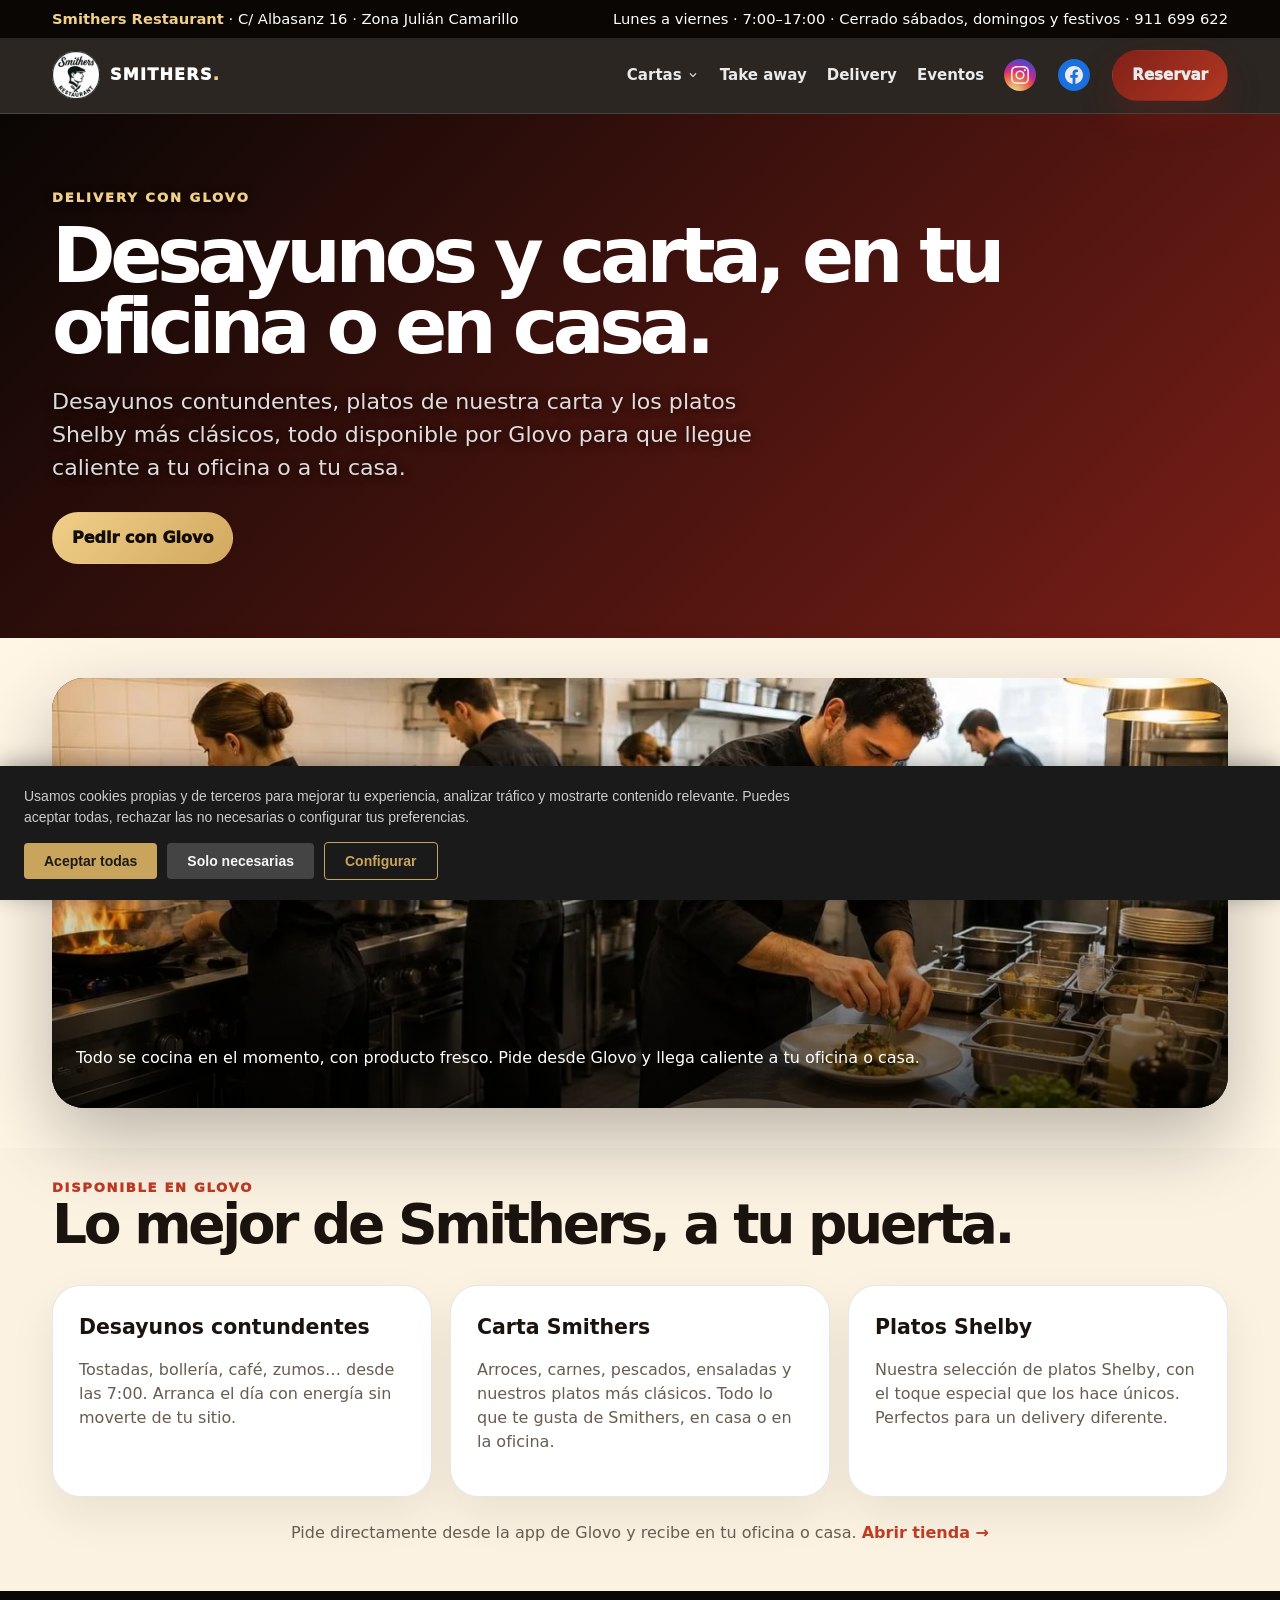
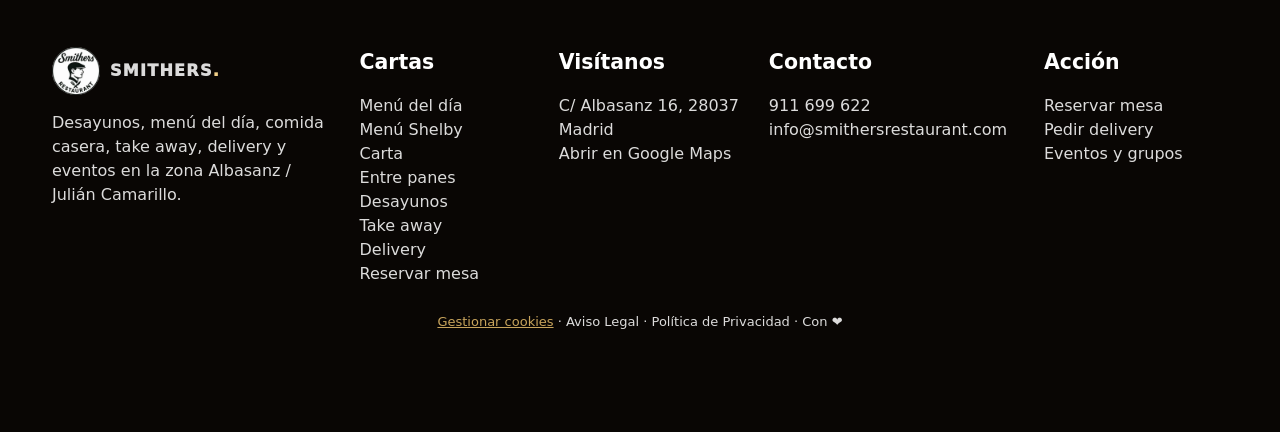
<file: delivery.html>
<!doctype html>
<html lang="es"><head>
<meta charset="utf-8"><meta name="viewport" content="width=device-width,initial-scale=1">
<meta name="google-site-verification" content="fixsy5xoUkfhnbuzR3DekRf675h-kdKtjqOkxfuOkCo" />
<meta name="geo.region" content="ES-MD">
<meta name="geo.placename" content="Madrid">
<meta name="geo.position" content="40.4342;-3.6321">
<meta name="ICBM" content="40.4342, -3.6321">
<title>Delivery Albasanz y Julián Camarillo | Smithers</title><meta name="description" content="Pide con Glovo: desayunos, carta y platos Shelby en tu oficina o casa. Delivery en Julián Camarillo, Albasanz, Madrid 28037.">
<link rel="stylesheet" href="assets/css/premium.css?v=47">
<!-- seo:grafo -->
<script type="application/ld+json">
{
  "@context": "https://schema.org",
  "@graph": [
    {
      "@type": "Organization",
      "@id": "https://www.smithersrestaurant.com/#organizacion",
      "name": "Smithers Restaurant",
      "legalName": "Stewart Avenue S.L.U.",
      "taxID": "B21757919",
      "url": "https://www.smithersrestaurant.com/",
      "logo": {
        "@type": "ImageObject",
        "@id": "https://www.smithersrestaurant.com/#logo",
        "url": "https://www.smithersrestaurant.com/assets/img/logo-smithers.png",
        "contentUrl": "https://www.smithersrestaurant.com/assets/img/logo-smithers.png",
        "width": 96,
        "height": 96,
        "caption": "Smithers Restaurant"
      },
      "image": {
        "@id": "https://www.smithersrestaurant.com/#logo"
      },
      "email": "info@smithersrestaurant.com",
      "telephone": "+34911699622",
      "address": {
        "@type": "PostalAddress",
        "streetAddress": "C/ Albasanz 16",
        "addressLocality": "Madrid",
        "addressRegion": "Comunidad de Madrid",
        "postalCode": "28037",
        "addressCountry": "ES"
      },
      "sameAs": [
        "https://www.instagram.com/smithers_restaurant/",
        "https://www.facebook.com/people/Smithers-Restaurant/61588168375109/",
        "https://www.google.com/maps?cid=17847721193954781420"
      ]
    },
    {
      "@type": "WebSite",
      "@id": "https://www.smithersrestaurant.com/#website",
      "url": "https://www.smithersrestaurant.com/",
      "name": "Smithers Restaurant",
      "description": "Bar y restaurante en C/ Albasanz 16, zona Julian Camarillo, Madrid. Desayunos, menu del dia, carta, take away, delivery y eventos.",
      "inLanguage": "es-ES",
      "publisher": {
        "@id": "https://www.smithersrestaurant.com/#organizacion"
      }
    },
    {
      "@type": [
        "Restaurant",
        "LocalBusiness"
      ],
      "@id": "https://www.smithersrestaurant.com/#restaurant",
      "name": "Smithers Restaurant",
      "alternateName": "Smithers",
      "legalName": "Stewart Avenue S.L.U.",
      "description": "Bar y restaurante de cocina casera en C/ Albasanz 16, zona Julian Camarillo (Madrid). Desayunos desde las 7:00, menu del dia por 16,50 EUR, menu Shelby desde 14,50 EUR, carta, bocadillos, take away, delivery con Glovo y eventos de empresa hasta 180 personas.",
      "slogan": "Comida casera todos los dias en Julian Camarillo",
      "url": "https://www.smithersrestaurant.com/",
      "logo": {
        "@id": "https://www.smithersrestaurant.com/#logo"
      },
      "image": [
        "https://www.smithersrestaurant.com/img/og-smithers.jpg",
        "https://www.smithersrestaurant.com/assets/img/hero-smithers.jpg",
        "https://www.smithersrestaurant.com/assets/img/interior1-gbp.jpg",
        "https://www.smithersrestaurant.com/assets/img/menu-del-dia-mesa.jpg"
      ],
      "telephone": "+34911699622",
      "email": "info@smithersrestaurant.com",
      "parentOrganization": {
        "@id": "https://www.smithersrestaurant.com/#organizacion"
      },
      "servesCuisine": [
        "Cocina casera espanola",
        "Mediterranea",
        "Bar de tapas"
      ],
      "priceRange": "€€",
      "currenciesAccepted": "EUR",
      "paymentAccepted": "Efectivo, Tarjeta de crédito, Tarjeta de débito, Tarjeta restaurante Pluxee, Tarjeta restaurante Edenred, Tarjeta restaurante Déjeuner",
      "isAccessibleForFree": false,
      "publicAccess": true,
      "smokingAllowed": false,
      "knowsLanguage": [
        "es-ES",
        "en"
      ],
      "address": {
        "@type": "PostalAddress",
        "streetAddress": "C/ Albasanz 16",
        "addressLocality": "Madrid",
        "addressRegion": "Comunidad de Madrid",
        "postalCode": "28037",
        "addressCountry": "ES"
      },
      "geo": {
        "@type": "GeoCoordinates",
        "latitude": 40.4342,
        "longitude": -3.6321
      },
      "hasMap": "https://www.google.com/maps?cid=17847721193954781420",
      "areaServed": [
        {
          "@type": "Place",
          "name": "Julian Camarillo, Madrid"
        },
        {
          "@type": "Place",
          "name": "Albasanz, Madrid"
        },
        {
          "@type": "Place",
          "name": "San Blas-Canillejas, Madrid"
        },
        {
          "@type": "Place",
          "name": "Ciudad Lineal, Madrid"
        },
        {
          "@type": "Place",
          "name": "Madrid 28037"
        }
      ],
      "openingHoursSpecification": [
        {
          "@type": "OpeningHoursSpecification",
          "dayOfWeek": [
            "Monday",
            "Tuesday",
            "Wednesday",
            "Thursday",
            "Friday"
          ],
          "opens": "07:00",
          "closes": "17:00"
        }
      ],
      "specialOpeningHoursSpecification": [
        {
          "@type": "OpeningHoursSpecification",
          "dayOfWeek": [
            "Saturday",
            "Sunday"
          ],
          "opens": "00:00",
          "closes": "00:00",
          "description": "Cerrado sabados, domingos y festivos"
        }
      ],
      "amenityFeature": [
        {
          "@type": "LocationFeatureSpecification",
          "name": "Take away",
          "value": true
        },
        {
          "@type": "LocationFeatureSpecification",
          "name": "Servicio a domicilio (Glovo)",
          "value": true
        },
        {
          "@type": "LocationFeatureSpecification",
          "name": "Admite reservas",
          "value": true
        },
        {
          "@type": "LocationFeatureSpecification",
          "name": "Grupos grandes y eventos",
          "value": true
        },
        {
          "@type": "LocationFeatureSpecification",
          "name": "Acepta tarjetas restaurante (Pluxee, Edenred, Déjeuner)",
          "value": true
        },
        {
          "@type": "LocationFeatureSpecification",
          "name": "Aparcamiento en la calle",
          "value": true
        }
      ],
      "publicTransport": "Metro Suanzes (L5) y Ciudad Lineal (L5), a 10-15 minutos andando",
      "hasMenu": [
        {
          "@type": "Menu",
          "@id": "https://www.smithersrestaurant.com/carta",
          "name": "Carta",
          "url": "https://www.smithersrestaurant.com/carta"
        },
        {
          "@type": "Menu",
          "@id": "https://www.smithersrestaurant.com/menu-del-dia",
          "name": "Menu del dia",
          "url": "https://www.smithersrestaurant.com/menu-del-dia"
        },
        {
          "@type": "Menu",
          "@id": "https://www.smithersrestaurant.com/menu-shelby",
          "name": "Menu Shelby",
          "url": "https://www.smithersrestaurant.com/menu-shelby"
        },
        {
          "@type": "Menu",
          "@id": "https://www.smithersrestaurant.com/desayunos",
          "name": "Desayunos",
          "url": "https://www.smithersrestaurant.com/desayunos"
        },
        {
          "@type": "Menu",
          "@id": "https://www.smithersrestaurant.com/entre-panes",
          "name": "Entre panes",
          "url": "https://www.smithersrestaurant.com/entre-panes"
        },
        {
          "@type": "Menu",
          "@id": "https://www.smithersrestaurant.com/take-away",
          "name": "Take away",
          "url": "https://www.smithersrestaurant.com/take-away"
        }
      ],
      "makesOffer": [
        {
          "@type": "Offer",
          "name": "Menu del dia",
          "description": "Primer plato, segundo, postre, pan y bebida",
          "price": "16.50",
          "priceCurrency": "EUR",
          "url": "https://www.smithersrestaurant.com/menu-del-dia",
          "availableAtOrFrom": {
            "@id": "https://www.smithersrestaurant.com/#restaurant"
          }
        },
        {
          "@type": "Offer",
          "name": "Menu Shelby",
          "description": "Plato contundente con bebida",
          "price": "14.50",
          "priceCurrency": "EUR",
          "url": "https://www.smithersrestaurant.com/menu-shelby",
          "availableAtOrFrom": {
            "@id": "https://www.smithersrestaurant.com/#restaurant"
          }
        },
        {
          "@type": "Offer",
          "name": "Menu del dia completo para llevar",
          "description": "Primero, segundo y postre, listo para llevar",
          "price": "15.90",
          "priceCurrency": "EUR",
          "url": "https://www.smithersrestaurant.com/take-away",
          "availableAtOrFrom": {
            "@id": "https://www.smithersrestaurant.com/#restaurant"
          }
        }
      ],
      "aggregateRating": {
        "@type": "AggregateRating",
        "ratingValue": "4.7",
        "reviewCount": "102",
        "bestRating": "5",
        "worstRating": "1"
      },
      "acceptsReservations": "https://reservation.dish.co/widget/hydra-dc9666be-57c5-400c-9de4-417b20578836",
      "keywords": "restaurante Julian Camarillo, menu del dia Albasanz, desayunos Madrid 28037, comida para llevar Albasanz, catering empresas Madrid",
      "sameAs": [
        "https://www.instagram.com/smithers_restaurant/",
        "https://www.facebook.com/people/Smithers-Restaurant/61588168375109/",
        "https://www.google.com/maps?cid=17847721193954781420",
        "https://glovoapp.com/es/es/madrid/stores/smithers-restaurant-madrid"
      ],
      "potentialAction": [
        {
          "@type": "ReserveAction",
          "target": {
            "@type": "EntryPoint",
            "urlTemplate": "https://reservation.dish.co/widget/hydra-dc9666be-57c5-400c-9de4-417b20578836",
            "actionPlatform": [
              "http://schema.org/DesktopWebPlatform",
              "http://schema.org/MobileWebPlatform",
              "http://schema.org/IOSPlatform",
              "http://schema.org/AndroidPlatform"
            ]
          },
          "result": {
            "@type": "Reservation",
            "name": "Reservar mesa"
          }
        },
        {
          "@type": "OrderAction",
          "target": {
            "@type": "EntryPoint",
            "urlTemplate": "https://glovoapp.com/es/es/madrid/stores/smithers-restaurant-madrid",
            "actionPlatform": [
              "http://schema.org/DesktopWebPlatform",
              "http://schema.org/MobileWebPlatform",
              "http://schema.org/IOSPlatform",
              "http://schema.org/AndroidPlatform"
            ]
          },
          "deliveryMethod": "http://purl.org/goodrelations/v1#DeliveryModeOwnFleet",
          "result": {
            "@type": "Order",
            "name": "Pedir delivery con Glovo"
          }
        }
      ]
    },
    {
      "@type": "ItemPage",
      "@id": "https://www.smithersrestaurant.com/delivery#webpage",
      "url": "https://www.smithersrestaurant.com/delivery",
      "name": "Delivery",
      "isPartOf": {
        "@id": "https://www.smithersrestaurant.com/#website"
      },
      "about": {
        "@id": "https://www.smithersrestaurant.com/#restaurant"
      },
      "primaryImageOfPage": {
        "@type": "ImageObject",
        "url": "https://www.smithersrestaurant.com/img/og-delivery.jpg",
        "width": 1200,
        "height": 630
      },
      "inLanguage": "es-ES",
      "datePublished": "2026-07-20",
      "dateModified": "2026-08-25",
      "breadcrumb": {
        "@id": "https://www.smithersrestaurant.com/delivery#breadcrumb"
      },
      "potentialAction": [
        {
          "@type": "ReadAction",
          "target": [
            "https://www.smithersrestaurant.com/delivery"
          ]
        }
      ]
    }
  ]
}
</script>
<!-- /seo:grafo -->
<!-- seo:head-comun -->
<meta name="theme-color" content="#090604">
<meta name="author" content="Smithers Restaurant">
<meta name="format-detection" content="telephone=yes">
<link rel="preconnect" href="https://www.googletagmanager.com" crossorigin>
<link rel="dns-prefetch" href="https://www.google-analytics.com">
<link rel="manifest" href="/site.webmanifest">
<link rel="alternate" hreflang="es-ES" href="https://www.smithersrestaurant.com/delivery">
<link rel="alternate" hreflang="x-default" href="https://www.smithersrestaurant.com/delivery">
<link rel="alternate" type="text/markdown" href="https://www.smithersrestaurant.com/delivery.md" title="Version Markdown para agentes de IA">
<meta property="og:locale" content="es_ES">
<meta property="og:image:width" content="1200">
<meta property="og:image:height" content="630">
<meta property="og:image:type" content="image/jpeg">
<meta property="og:image:alt" content="Delivery de Smithers Restaurant con Glovo en Julian Camarillo">
<meta name="twitter:image:alt" content="Delivery de Smithers Restaurant con Glovo en Julian Camarillo">
<!-- /seo:head-comun -->

<meta property="og:title" content="Delivery Albasanz y Julián Camarillo | Smithers"><meta property="og:description" content="Pide con Glovo: desayunos, carta y platos Shelby en tu oficina o casa. Delivery en Julián Camarillo, Albasanz, Madrid 28037."><meta property="og:type" content="website">
<meta property="og:image" content="https://www.smithersrestaurant.com/img/og-delivery.jpg">

<script type="application/ld+json">
{
  "@context": "https://schema.org",
  "@type": "BreadcrumbList",
  "@id": "https://www.smithersrestaurant.com/delivery#breadcrumb",
  "itemListElement": [
    {
      "@type": "ListItem",
      "position": 1,
      "name": "Inicio",
      "item": "https://www.smithersrestaurant.com"
    },
    {
      "@type": "ListItem",
      "position": 2,
      "name": "Delivery",
      "item": "https://www.smithersrestaurant.com/delivery"
    }
  ]
}
</script>
    <link rel="canonical" href="https://www.smithersrestaurant.com/delivery">
    <meta property="og:url" content="https://www.smithersrestaurant.com/delivery">
    <meta property="og:site_name" content="Smithers Restaurant">
    <meta name="twitter:card" content="summary_large_image">
    <meta name="twitter:title" content="Delivery Albasanz y Julián Camarillo | Smithers">
    <meta name="twitter:description" content="Pide con Glovo y recibe desayunos, carta y platos Shelby en tu oficina o casa. Delivery en Albasanz, Julián Camarillo, Madrid 28037.">
    <meta name="twitter:image" content="https://www.smithersrestaurant.com/img/og-delivery.jpg">
    <!-- Google tag (gtag.js) - Google Analytics 4 -->
    <script src="/assets/js/analytics.js?v=47"></script>
    <script async src="https://www.googletagmanager.com/gtag/js?id=G-MG3Y3TKP8M"></script>
            <link rel="icon" type="image/x-icon" href="favicon.ico">
    <link rel="icon" type="image/png" sizes="96x96" href="favicon-96x96.png">
    <link rel="icon" type="image/svg+xml" href="favicon.svg">
    <link rel="apple-touch-icon" href="apple-touch-icon.png">
    <meta name="robots" content="index, follow, max-image-preview:large, max-snippet:-1, max-video-preview:-1">
<style>@media(max-width:930px){nav.nav,.nav{display:none!important}}</style>
<script type="application/ld+json">
{
  "@context": "https://schema.org",
  "@type": "OrderAction",
  "seller": {
    "@type": "Restaurant",
    "@id": "https://www.smithersrestaurant.com/#restaurant"
  },
  "target": {
    "@type": "EntryPoint",
    "urlTemplate": "https://glovoapp.com/es/es/madrid/stores/smithers-restaurant-madrid",
    "inLanguage": "es",
    "actionPlatform": [
      "http://schema.org/DesktopWebPlatform",
      "http://schema.org/MobileWebPlatform"
    ]
  },
  "deliveryMethod": "http://purl.org/goodrelations/v1#DeliveryModeOwnFleet",
  "priceSpecification": {
    "@type": "DeliveryChargeSpecification",
    "appliesToDeliveryMethod": "http://purl.org/goodrelations/v1#DeliveryModeOwnFleet"
  }
}
</script>
</head><body>
<a href="#main-content" class="skip-link">Saltar al contenido principal</a>

<input type="checkbox" id="hamburger-toggle" class="hamburger-checkbox">
<label for="hamburger-toggle" class="hamburger-overlay" aria-hidden="true"></label>
<div class="announce"><div class="wrap"><div><strong>Smithers Restaurant</strong> · C/ Albasanz 16 · Zona Julián Camarillo</div><div>Lunes a viernes · 7:00–17:00 · Cerrado sábados, domingos y festivos · <a href="tel:+34911699622">911 699 622</a></div></div></div>
<nav class="nav"><div class="wrap">
  <a class="brand" href="/"><picture>
  <source srcset="assets/img/logo-smithers.webp" type="image/webp">
  <img src="assets/img/logo-smithers.png" alt="Smithers Restaurant" loading="lazy" width="96" height="96">
</picture><div>Smithers<span>.</span></div></a>
  <div class="links">
    <div class="dropdown"><a class="dropbtn" href="/carta">Cartas<svg width="14" height="14" viewBox="0 0 24 24" fill="currentColor" aria-hidden="true"><path d="M7.41 8.59L12 13.17l4.59-4.58L18 10l-6 6-6-6z"/></svg></a><div class="dropdown-content"><a href="/carta">Carta</a><a href="/menu-del-dia">Menú del día</a><a href="/menu-shelby">Menú Shelby</a><a href="/entre-panes">Entre panes</a><a href="/desayunos">Desayunos</a></div></div><a href="/take-away">Take away</a><a href="/delivery">Delivery</a><a href="/eventos">Eventos</a><a class="btn-social" href="https://www.instagram.com/smithers_restaurant/" target="_blank" rel="noopener" title="Instagram" aria-label="Instagram de Smithers Restaurant"><svg aria-hidden="true" focusable="false" width="18" height="18" viewBox="0 0 24 24" fill="white" aria-hidden="true"><path d="M12 2.163c3.204 0 3.584.012 4.85.07 3.252.148 4.771 1.691 4.919 4.919.058 1.265.069 1.645.069 4.849 0 3.205-.012 3.584-.069 4.849-.149 3.225-1.664 4.771-4.919 4.919-1.266.058-1.644.07-4.85.07-3.204 0-3.584-.012-4.849-.07-3.26-.149-4.771-1.699-4.919-4.92-.058-1.265-.07-1.644-.07-4.849 0-3.204.013-3.583.07-4.849.149-3.227 1.664-4.771 4.919-4.919 1.266-.057 1.645-.069 4.849-.069zM12 0C8.741 0 8.333.014 7.053.072 2.695.272.273 2.69.073 7.052.014 8.333 0 8.741 0 12c0 3.259.014 3.668.072 4.948.2 4.358 2.618 6.78 6.98 6.98C8.333 23.986 8.741 24 12 24c3.259 0 3.668-.014 4.948-.072 4.354-.2 6.782-2.618 6.979-6.98.059-1.28.073-1.689.073-4.948 0-3.259-.014-3.667-.072-4.947-.196-4.354-2.617-6.78-6.979-6.98C15.668.014 15.259 0 12 0zm0 5.838a6.162 6.162 0 1 0 0 12.324 6.162 6.162 0 0 0 0-12.324zM12 16a4 4 0 1 1 0-8 4 4 0 0 1 0 8zm6.406-11.845a1.44 1.44 0 1 0 0 2.881 1.44 1.44 0 0 0 0-2.881z"/></svg></a><a class="btn-social" href="https://www.facebook.com/people/Smithers-Restaurant/61588168375109/" target="_blank" rel="noopener" title="Facebook" aria-label="Facebook de Smithers Restaurant"><svg aria-hidden="true" focusable="false" width="18" height="18" viewBox="0 0 24 24" fill="white" aria-hidden="true"><path d="M24 12.073c0-6.627-5.373-12-12-12s-12 5.373-12 12c0 5.99 4.388 10.954 10.125 11.854v-8.385H7.078v-3.47h3.047V9.43c0-3.007 1.792-4.669 4.533-4.669 1.312 0 2.686.235 2.686.235v2.953H15.83c-1.491 0-1.956.925-1.956 1.874v2.25h3.328l-.532 3.47h-2.796v8.385C19.612 23.027 24 18.062 24 12.073z"/></svg></a>
    <a class="btn red" href="/reservas" data-track="nav_reserva">Reservar</a>
  </div>




</div></nav>
<div class="mobile-nav">
  <a class="brand" href="/"><picture>
  <source srcset="assets/img/logo-smithers.webp" type="image/webp">
  <img src="assets/img/logo-smithers.png" alt="Smithers Restaurant" loading="lazy" width="96" height="96">
</picture><div>Smithers<span>.</span></div></a>
  <div class="mobile-nav-actions">
    <a class="btn-social" href="https://www.instagram.com/smithers_restaurant/" target="_blank" rel="noopener" title="Instagram" aria-label="Instagram de Smithers Restaurant"><svg aria-hidden="true" focusable="false" width="18" height="18" viewBox="0 0 24 24" fill="white"><path d="M12 2.163c3.204 0 3.584.012 4.85.07 3.252.148 4.771 1.691 4.919 4.919.058 1.265.069 1.645.069 4.849 0 3.205-.012 3.584-.069 4.849-.149 3.225-1.664 4.771-4.919 4.919-1.266.058-1.644.07-4.85.07-3.204 0-3.584-.012-4.849-.07-3.26-.149-4.771-1.699-4.919-4.92-.058-1.265-.07-1.644-.07-4.849 0-3.204.013-3.583.07-4.849.149-3.227 1.664-4.771 4.919-4.919 1.266-.057 1.645-.069 4.849-.069zM12 0C8.741 0 8.333.014 7.053.072 2.695.272.273 2.69.073 7.052.014 8.333 0 8.741 0 12c0 3.259.014 3.668.072 4.948.2 4.358 2.618 6.78 6.98 6.98C8.333 23.986 8.741 24 12 24c3.259 0 3.668-.014 4.948-.072 4.354-.2 6.782-2.618 6.979-6.98.059-1.28.073-1.689.073-4.948 0-3.259-.014-3.667-.072-4.947-.196-4.354-2.617-6.78-6.979-6.98C15.668.014 15.259 0 12 0zm0 5.838a6.162 6.162 0 1 0 0 12.324 6.162 6.162 0 0 0 0-12.324zM12 16a4 4 0 1 1 0-8 4 4 0 0 1 0 8zm6.406-11.845a1.44 1.44 0 1 0 0 2.881 1.44 1.44 0 0 0 0-2.881z"/></svg></a>
    <a class="btn-social" href="https://www.facebook.com/people/Smithers-Restaurant/61588168375109/" target="_blank" rel="noopener" title="Facebook" aria-label="Facebook de Smithers Restaurant"><svg aria-hidden="true" focusable="false" width="18" height="18" viewBox="0 0 24 24" fill="white"><path d="M24 12.073c0-6.627-5.373-12-12-12s-12 5.373-12 12c0 5.99 4.388 10.954 10.125 11.854v-8.385H7.078v-3.47h3.047V9.43c0-3.007 1.792-4.669 4.533-4.669 1.312 0 2.686.235 2.686.235v2.953H15.83c-1.491 0-1.956.925-1.956 1.874v2.25h3.328l-.532 3.47h-2.796v8.385C19.612 23.027 24 18.062 24 12.073z"/></svg></a>
    <label for="hamburger-toggle" class="hamburger-btn">
      <span></span><span></span><span></span>
    </label>
  </div>
</div>




<div class="hamburger-content"><label for="hamburger-toggle" class="hamburger-close" aria-label="Cerrar menú">✕</label>
<a href="/">Inicio</a>
<a href="/menu-del-dia">Menú del día</a>
<a href="/menu-shelby">Menú Shelby</a>
<a href="/carta">Carta</a>
<a href="/entre-panes">Entre panes</a>
<a href="/desayunos">Desayunos</a>
<a href="/take-away">Take away</a>
<a href="/delivery">Delivery</a>
<a href="/eventos">Eventos</a>
<a href="/reservas" class="mhn-cta">Reservar</a>
</div>
<main id="main-content">




<header class="page-hero"><div class="wrap"><div class="eyebrow">Delivery con Glovo</div><h1>Desayunos y carta, en tu oficina o en casa.</h1><p class="lead">Desayunos contundentes, platos de nuestra carta y los platos Shelby más clásicos, todo disponible por Glovo para que llegue caliente a tu oficina o a tu casa.</p><div class="hero-actions"><a class="btn gold" href="https://glovoapp.com/es/es/madrid/stores/smithers-restaurant-madrid" target="_blank" rel="noopener">Pedir con Glovo</a></div></div></header>

<section class="section" style="padding:40px 0"><div class="wrap">
  <div class="photo-card"><picture>
  <source srcset="assets/img/cocina-delivery.webp" type="image/webp">
  <img src="assets/img/cocina-delivery.jpg" alt="Cocina de Smithers Restaurant Madrid" loading="lazy" width="1280" height="853">
</picture><div class="photo-copy"><p>Todo se cocina en el momento, con producto fresco. Pide desde Glovo y llega caliente a tu oficina o casa.</p></div></div>
</div></section>

<section class="section paper" style="padding:30px 0"><div class="wrap">
  <div class="section-head"><div><div class="kicker">Disponible en Glovo</div><h2>Lo mejor de Smithers, a tu puerta.</h2></div></div>
  <div class="cards c3">
    <div class="card"><h3>Desayunos contundentes</h3><p class="muted">Tostadas, bollería, café, zumos… desde las 7:00. Arranca el día con energía sin moverte de tu sitio.</p></div>
    <div class="card"><h3>Carta Smithers</h3><p class="muted">Arroces, carnes, pescados, ensaladas y nuestros platos más clásicos. Todo lo que te gusta de Smithers, en casa o en la oficina.</p></div>
    <div class="card"><h3>Platos Shelby</h3><p class="muted">Nuestra selección de platos Shelby, con el toque especial que los hace únicos. Perfectos para un delivery diferente.</p></div>
  </div>
  <p style="margin-top:24px;text-align:center;color:var(--muted)">Pide directamente desde la app de Glovo y recibe en tu oficina o casa. <a href="https://glovoapp.com/es/es/madrid/stores/smithers-restaurant-madrid" target="_blank" rel="noopener" style="color:var(--red2);font-weight:900">Abrir tienda →</a></p>
</div></section>


</main>
<footer class="footer"><div class="wrap foot">
  <div><a class="brand" href="/"><picture>
  <source srcset="assets/img/logo-smithers.webp" type="image/webp">
  <img src="assets/img/logo-smithers.png" alt="Smithers Restaurant" loading="lazy" width="96" height="96">
</picture><div>Smithers<span>.</span></div></a><p>Desayunos, menú del día, comida casera, take away, delivery y eventos en la zona Albasanz / Julián Camarillo.</p></div>
  <div class="seo-foot-cartas"><h3>Cartas</h3><p><a href="/menu-del-dia">Menú del día</a><br><a href="/menu-shelby">Menú Shelby</a><br><a href="/carta">Carta</a><br><a href="/entre-panes">Entre panes</a><br><a href="/desayunos">Desayunos</a><br><a href="/take-away">Take away</a><br><a href="/delivery">Delivery</a><br><a href="/reservas">Reservar mesa</a></p></div><div><h3>Visítanos</h3><p>C/ Albasanz 16, 28037 Madrid<br><a href="https://www.google.com/maps/search/?api=1&query=Calle%20de%20Albasanz%2016%2028037%20Madrid">Abrir en Google Maps</a></p></div>
  <div><h3>Contacto</h3><p><a href="tel:+34911699622">911 699 622</a><br><a href="mailto:info@smithersrestaurant.com">info@smithersrestaurant.com</a></p></div>
  <div><h3>Acción</h3><p><a href="/reservas">Reservar mesa</a><br><a href="https://glovoapp.com/es/es/madrid/stores/smithers-restaurant-madrid" target="_blank" rel="noopener">Pedir delivery</a><br><a href="/eventos">Eventos y grupos</a></p></div>
</div>        <p style="text-align:center;margin-top:10px;font-size:13px;"><button type="button" class="cookie-manage-link">Gestionar cookies</button> · <a href="/aviso-legal">Aviso Legal</a> · <a href="/privacidad">Política de Privacidad</a> · Con ❤️</p>
    </footer>
<div class="mobile-actions"><a href="tel:+34911699622" data-track="mobile_llamar">Llamar</a><a href="/reservas" data-track="mobile_reserva">Reservar</a><a href="https://glovoapp.com/es/es/madrid/stores/smithers-restaurant-madrid" target="_blank" rel="noopener" data-track="mobile_delivery">Pedir</a><a href="https://www.google.com/maps/search/?api=1&query=Calle%20de%20Albasanz%2016%2028037%20Madrid" data-track="mobile_mapa">Mapa</a></div>
<script src="/cookies.js" defer></script>
<script src="assets/js/premium.js" defer></script>
<a href="https://wa.me/34624868537" target="_blank" rel="noopener" class="whatsapp-float" title="WhatsApp Smithers" data-track="float_whatsapp" aria-label="Escribir por WhatsApp a Smithers Restaurant"><svg width="30" height="30" viewBox="0 0 24 24" fill="white" aria-hidden="true"><path d="M17.472 14.382c-.297-.149-1.758-.867-2.03-.967-.273-.099-.471-.148-.67.15-.197.297-.767.966-.94 1.164-.173.199-.347.223-.644.075-.297-.15-1.255-.463-2.39-1.475-.883-.788-1.48-1.761-1.653-2.059-.173-.297-.018-.458.13-.606.134-.133.298-.347.446-.52.149-.174.198-.298.298-.497.099-.198.05-.371-.025-.52-.075-.149-.669-1.612-.916-2.207-.242-.579-.487-.5-.669-.51-.173-.008-.371-.01-.57-.01-.198 0-.52.074-.792.372-.272.297-1.04 1.016-1.04 2.479 0 1.462 1.065 2.875 1.213 3.074.149.198 2.096 3.2 5.077 4.487.709.306 1.262.489 1.694.625.712.227 1.36.195 1.871.118.571-.085 1.758-.719 2.006-1.413.248-.694.248-1.289.173-1.413-.074-.124-.272-.198-.57-.347m-5.421 7.403h-.004a9.87 9.87 0 0 1-5.031-1.378l-.361-.214-3.741.982.998-3.648-.235-.374a9.86 9.86 0 0 1-1.51-5.26c.001-5.45 4.436-9.884 9.888-9.884 2.64 0 5.122 1.03 6.988 2.898a9.825 9.825 0 0 1 2.893 6.994c-.003 5.45-4.437 9.884-9.885 9.884m8.413-18.297A11.815 11.815 0 0 0 12.05 0C5.495 0 .16 5.335.157 11.892c0 2.096.547 4.142 1.588 5.945L.057 24l6.305-1.654a11.882 11.882 0 0 0 5.683 1.448h.005c6.554 0 11.89-5.335 11.893-11.893a11.821 11.821 0 0 0-3.48-8.413z"/></svg></a>
</body></html>
</file>
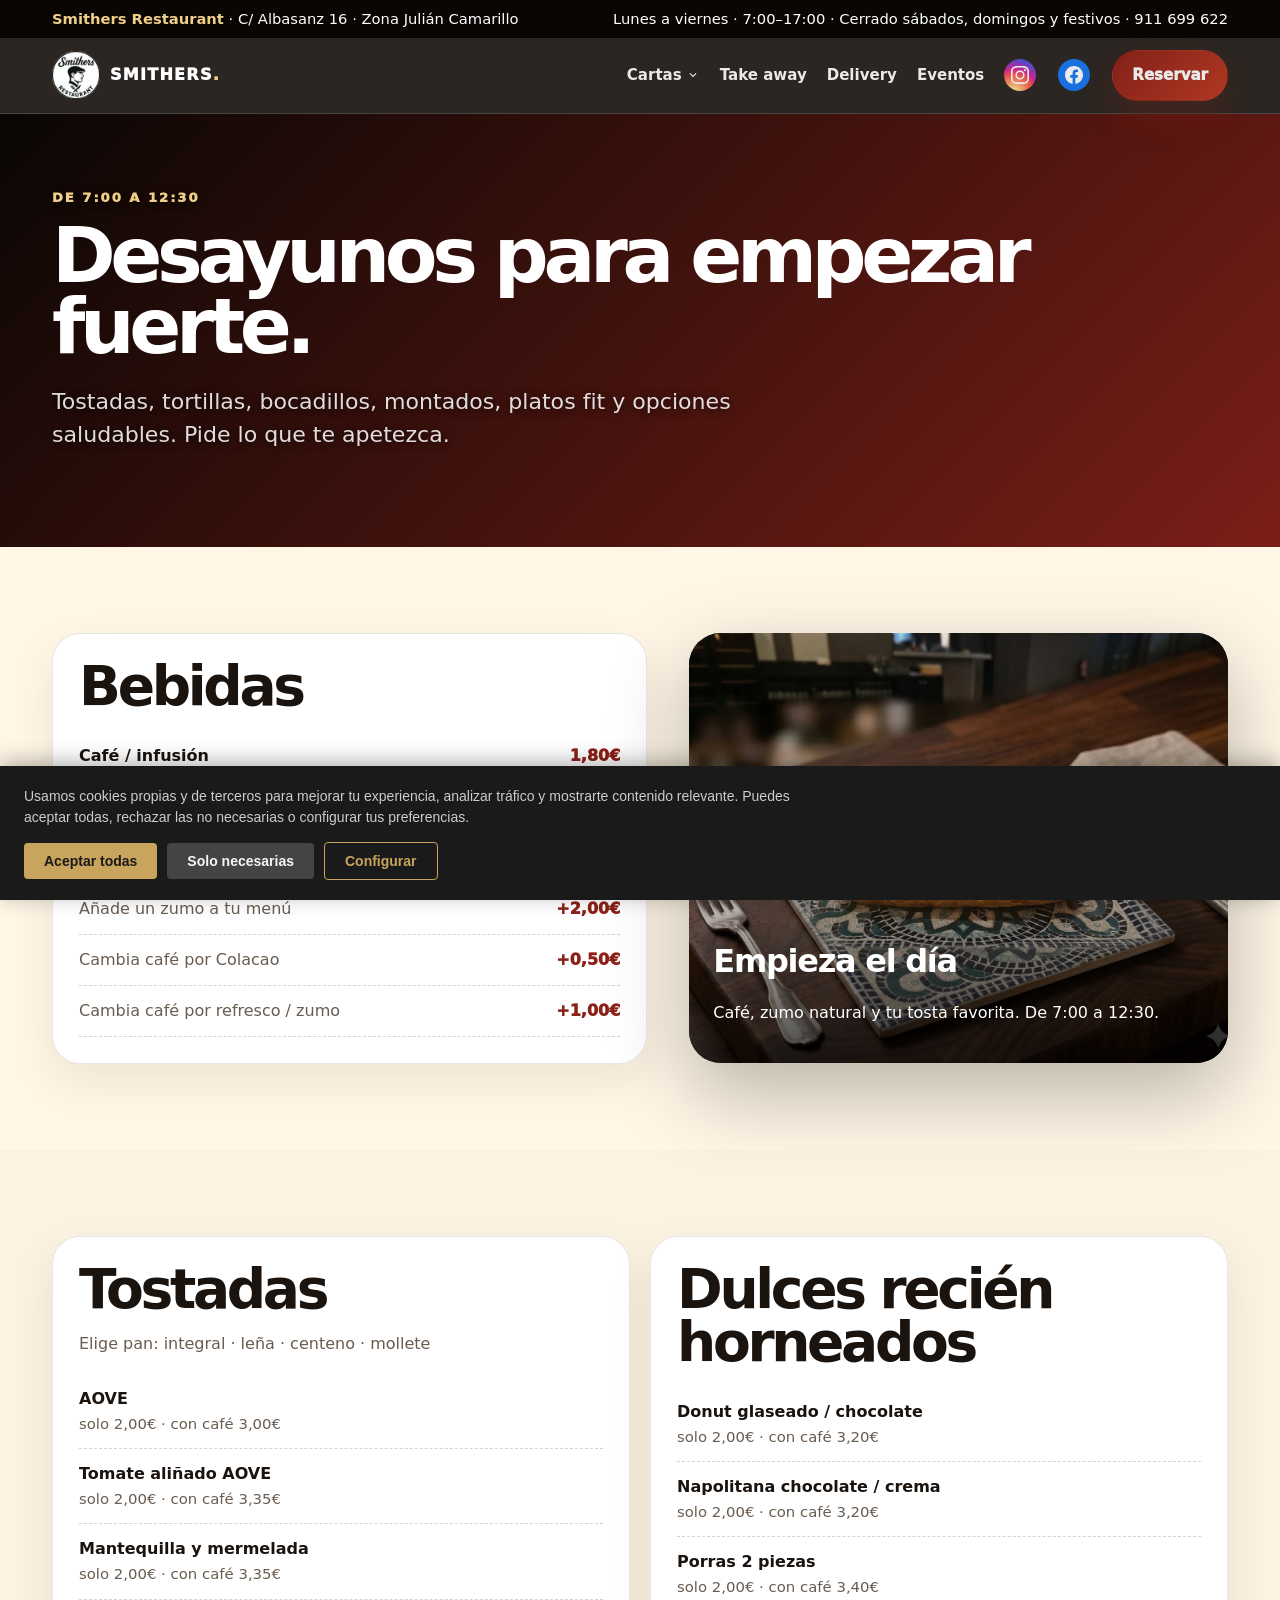
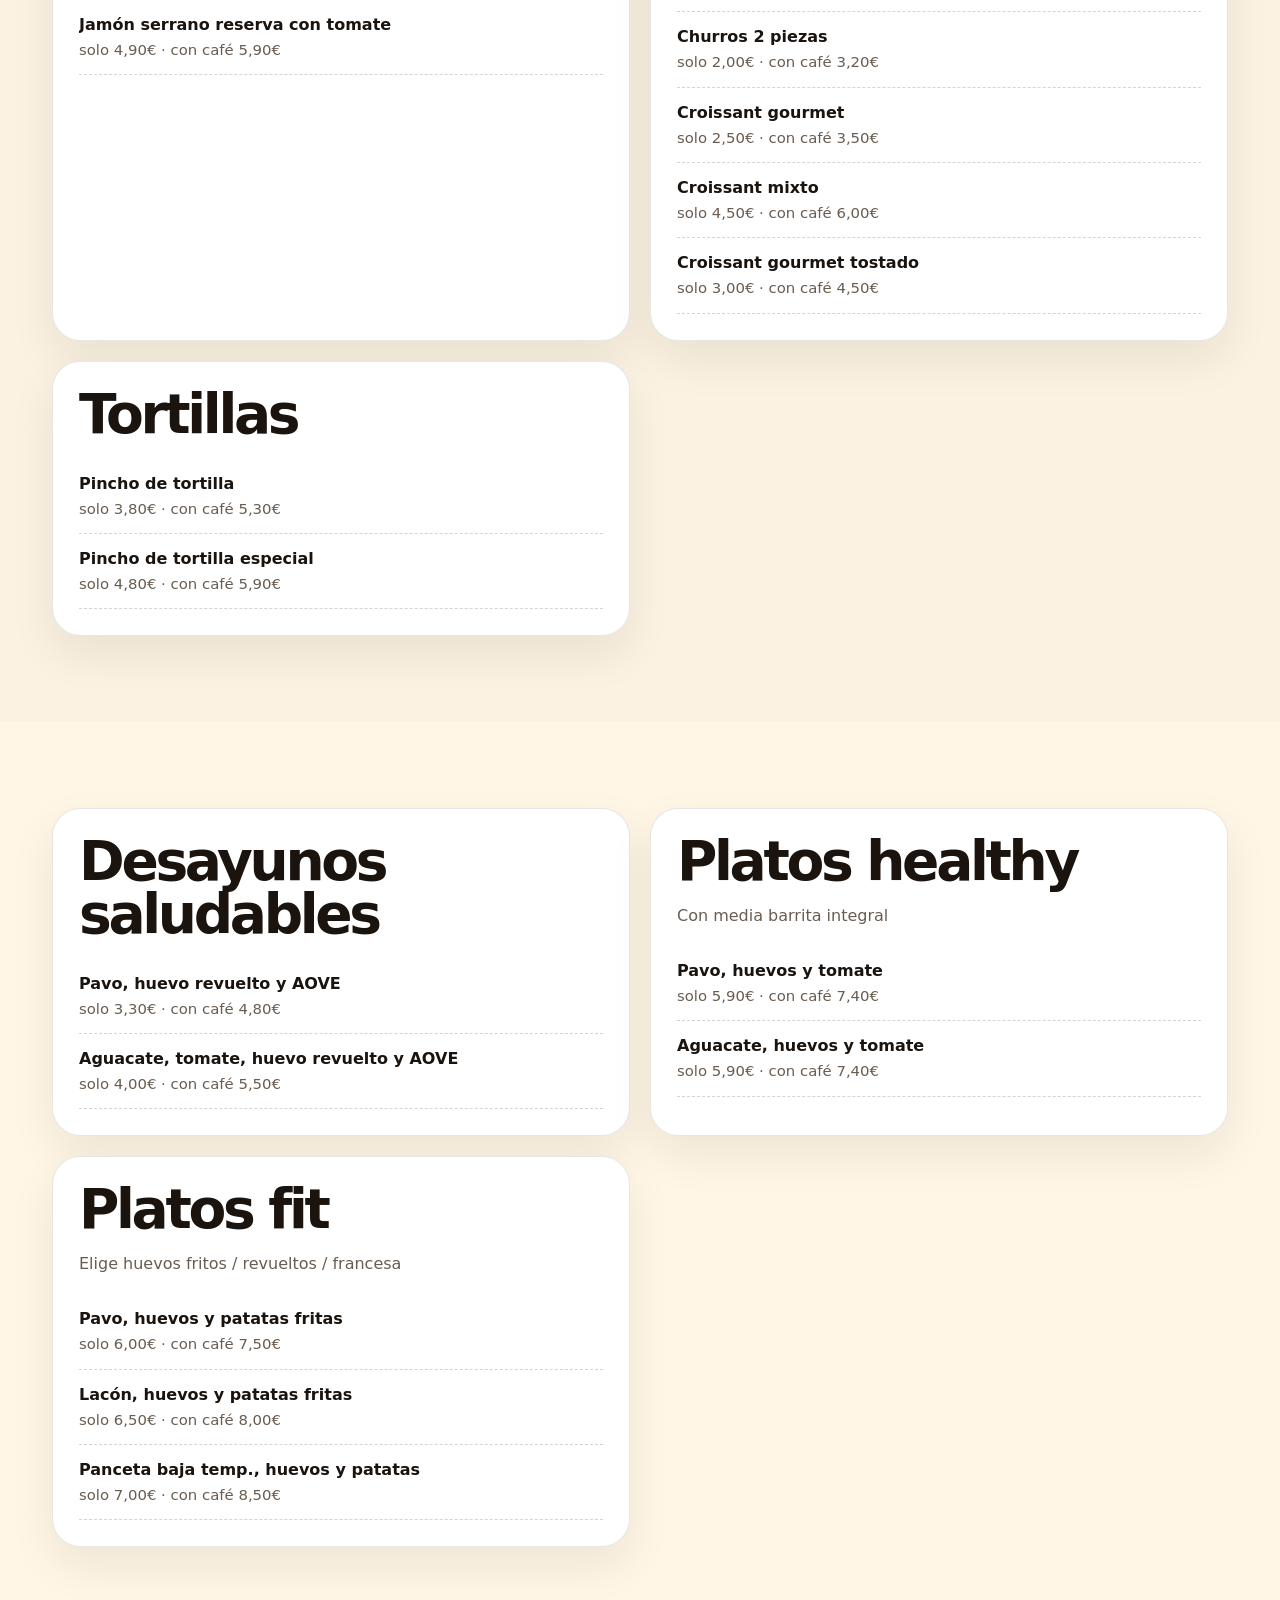
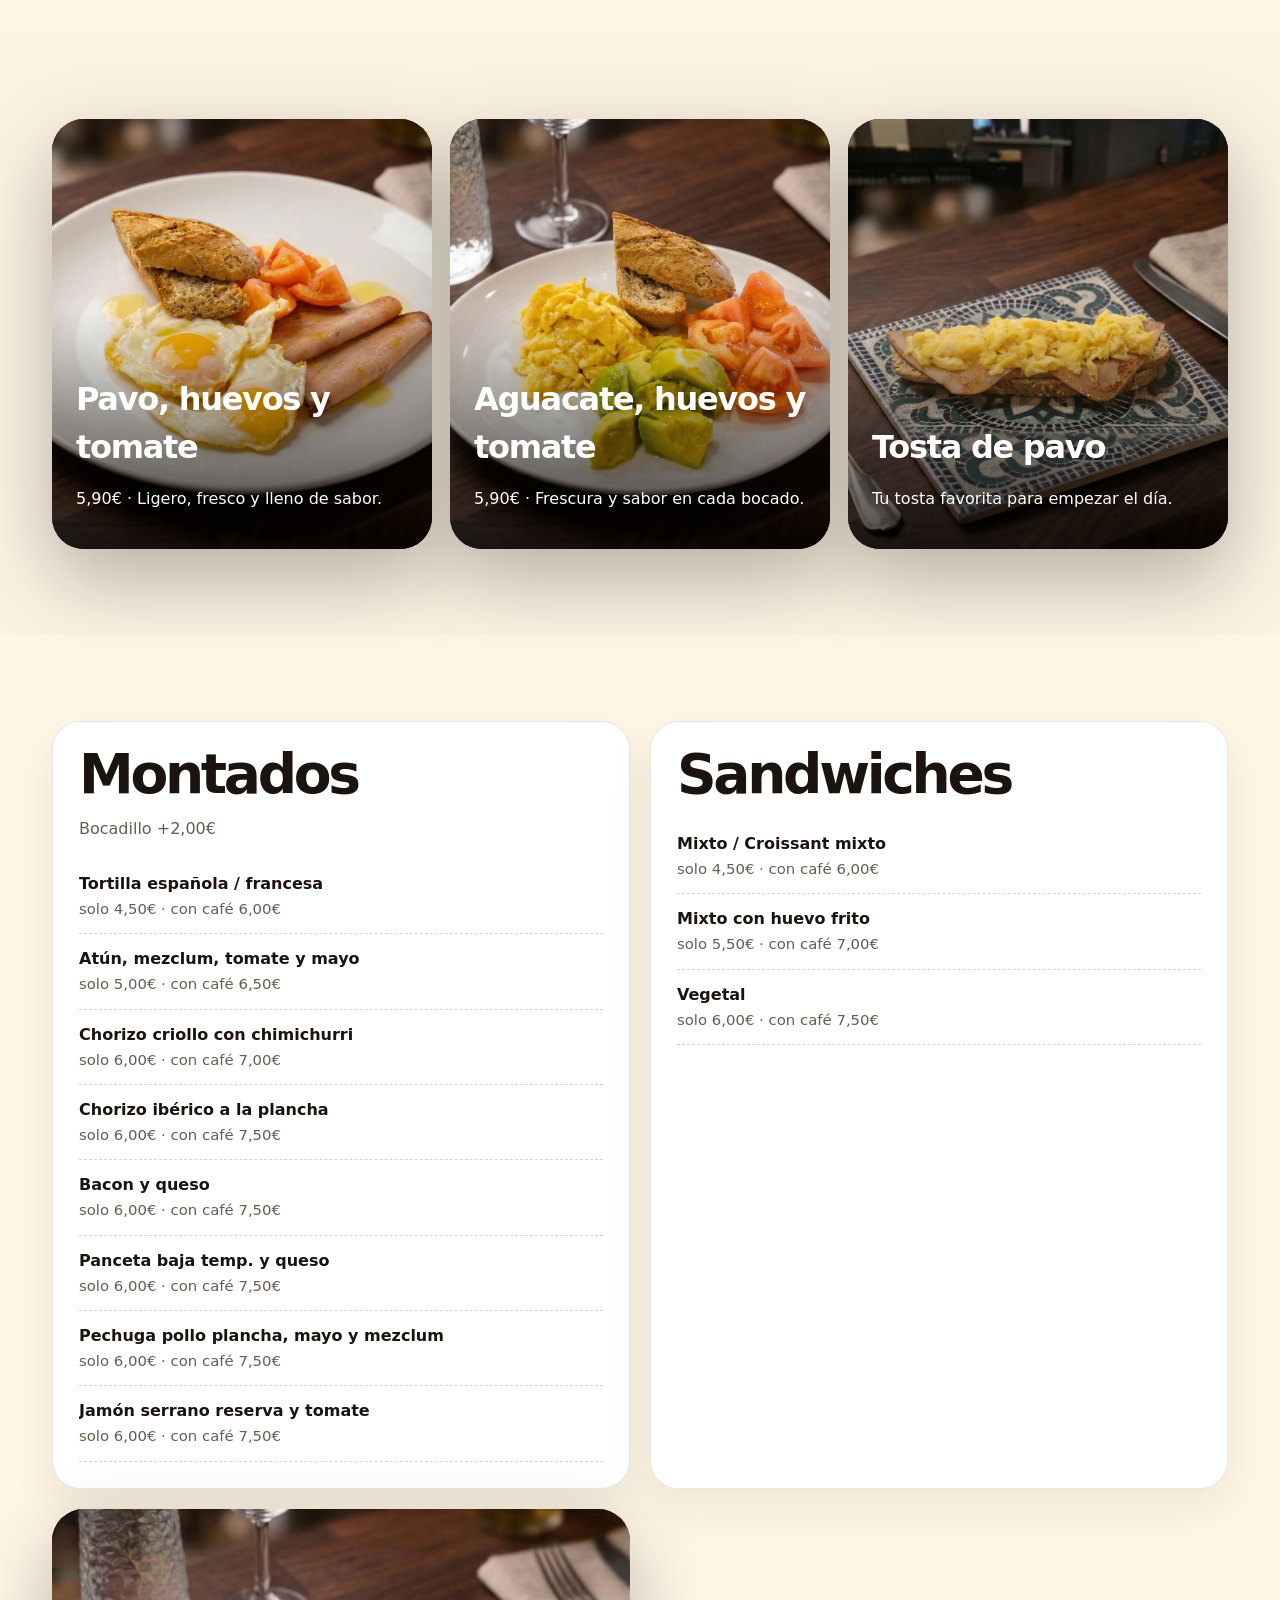
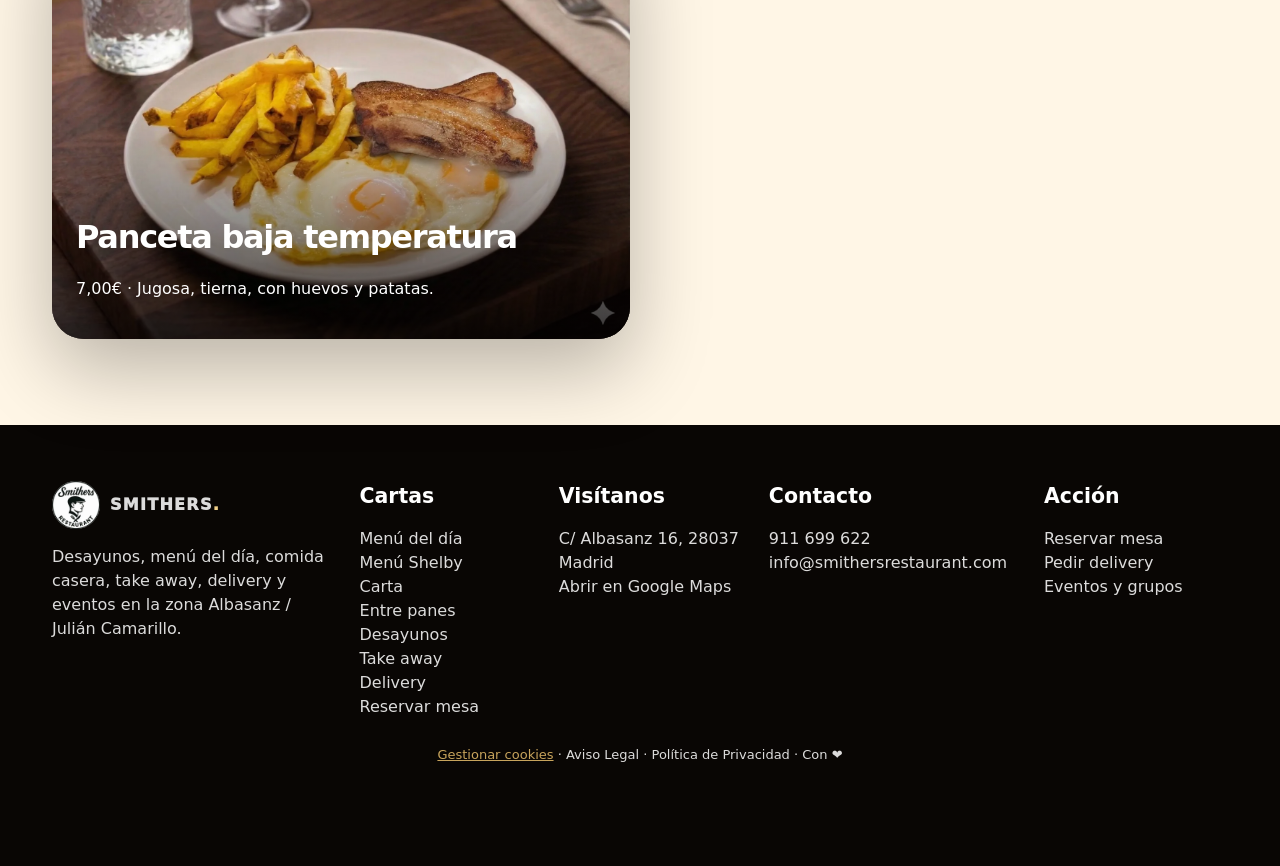
<file: desayunos.html>
<!doctype html>
<html lang="es"><head>
<meta charset="utf-8"><meta name="viewport" content="width=device-width,initial-scale=1">
<meta name="google-site-verification" content="fixsy5xoUkfhnbuzR3DekRf675h-kdKtjqOkxfuOkCo" />
<meta name="geo.region" content="ES-MD">
<meta name="geo.placename" content="Madrid">
<meta name="geo.position" content="40.4342;-3.6321">
<meta name="ICBM" content="40.4342, -3.6321">
<title>Desayunos en Albasanz | Smithers desde las 7:00</title><meta name="description" content="Desayunos variados desde las 7:00h. Café, tostadas, churros, zumos y menús completos. Empieza el día con energía en Smithers.">
<link rel="stylesheet" href="assets/css/premium.css?v=47">
<!-- seo:grafo -->
<script type="application/ld+json">
{
  "@context": "https://schema.org",
  "@graph": [
    {
      "@type": "Organization",
      "@id": "https://www.smithersrestaurant.com/#organizacion",
      "name": "Smithers Restaurant",
      "legalName": "Stewart Avenue S.L.U.",
      "taxID": "B21757919",
      "url": "https://www.smithersrestaurant.com/",
      "logo": {
        "@type": "ImageObject",
        "@id": "https://www.smithersrestaurant.com/#logo",
        "url": "https://www.smithersrestaurant.com/assets/img/logo-smithers.png",
        "contentUrl": "https://www.smithersrestaurant.com/assets/img/logo-smithers.png",
        "width": 96,
        "height": 96,
        "caption": "Smithers Restaurant"
      },
      "image": {
        "@id": "https://www.smithersrestaurant.com/#logo"
      },
      "email": "info@smithersrestaurant.com",
      "telephone": "+34911699622",
      "address": {
        "@type": "PostalAddress",
        "streetAddress": "C/ Albasanz 16",
        "addressLocality": "Madrid",
        "addressRegion": "Comunidad de Madrid",
        "postalCode": "28037",
        "addressCountry": "ES"
      },
      "sameAs": [
        "https://www.instagram.com/smithers_restaurant/",
        "https://www.facebook.com/people/Smithers-Restaurant/61588168375109/",
        "https://www.google.com/maps?cid=17847721193954781420"
      ]
    },
    {
      "@type": "WebSite",
      "@id": "https://www.smithersrestaurant.com/#website",
      "url": "https://www.smithersrestaurant.com/",
      "name": "Smithers Restaurant",
      "description": "Bar y restaurante en C/ Albasanz 16, zona Julian Camarillo, Madrid. Desayunos, menu del dia, carta, take away, delivery y eventos.",
      "inLanguage": "es-ES",
      "publisher": {
        "@id": "https://www.smithersrestaurant.com/#organizacion"
      }
    },
    {
      "@type": [
        "Restaurant",
        "LocalBusiness"
      ],
      "@id": "https://www.smithersrestaurant.com/#restaurant",
      "name": "Smithers Restaurant",
      "alternateName": "Smithers",
      "legalName": "Stewart Avenue S.L.U.",
      "description": "Bar y restaurante de cocina casera en C/ Albasanz 16, zona Julian Camarillo (Madrid). Desayunos desde las 7:00, menu del dia por 16,50 EUR, menu Shelby desde 14,50 EUR, carta, bocadillos, take away, delivery con Glovo y eventos de empresa hasta 180 personas.",
      "slogan": "Comida casera todos los dias en Julian Camarillo",
      "url": "https://www.smithersrestaurant.com/",
      "logo": {
        "@id": "https://www.smithersrestaurant.com/#logo"
      },
      "image": [
        "https://www.smithersrestaurant.com/img/og-smithers.jpg",
        "https://www.smithersrestaurant.com/assets/img/hero-smithers.jpg",
        "https://www.smithersrestaurant.com/assets/img/interior1-gbp.jpg",
        "https://www.smithersrestaurant.com/assets/img/menu-del-dia-mesa.jpg"
      ],
      "telephone": "+34911699622",
      "email": "info@smithersrestaurant.com",
      "parentOrganization": {
        "@id": "https://www.smithersrestaurant.com/#organizacion"
      },
      "servesCuisine": [
        "Cocina casera espanola",
        "Mediterranea",
        "Bar de tapas"
      ],
      "priceRange": "€€",
      "currenciesAccepted": "EUR",
      "paymentAccepted": "Efectivo, Tarjeta de crédito, Tarjeta de débito, Tarjeta restaurante Pluxee, Tarjeta restaurante Edenred, Tarjeta restaurante Déjeuner",
      "isAccessibleForFree": false,
      "publicAccess": true,
      "smokingAllowed": false,
      "knowsLanguage": [
        "es-ES",
        "en"
      ],
      "address": {
        "@type": "PostalAddress",
        "streetAddress": "C/ Albasanz 16",
        "addressLocality": "Madrid",
        "addressRegion": "Comunidad de Madrid",
        "postalCode": "28037",
        "addressCountry": "ES"
      },
      "geo": {
        "@type": "GeoCoordinates",
        "latitude": 40.4342,
        "longitude": -3.6321
      },
      "hasMap": "https://www.google.com/maps?cid=17847721193954781420",
      "areaServed": [
        {
          "@type": "Place",
          "name": "Julian Camarillo, Madrid"
        },
        {
          "@type": "Place",
          "name": "Albasanz, Madrid"
        },
        {
          "@type": "Place",
          "name": "San Blas-Canillejas, Madrid"
        },
        {
          "@type": "Place",
          "name": "Ciudad Lineal, Madrid"
        },
        {
          "@type": "Place",
          "name": "Madrid 28037"
        }
      ],
      "openingHoursSpecification": [
        {
          "@type": "OpeningHoursSpecification",
          "dayOfWeek": [
            "Monday",
            "Tuesday",
            "Wednesday",
            "Thursday",
            "Friday"
          ],
          "opens": "07:00",
          "closes": "17:00"
        }
      ],
      "specialOpeningHoursSpecification": [
        {
          "@type": "OpeningHoursSpecification",
          "dayOfWeek": [
            "Saturday",
            "Sunday"
          ],
          "opens": "00:00",
          "closes": "00:00",
          "description": "Cerrado sabados, domingos y festivos"
        }
      ],
      "amenityFeature": [
        {
          "@type": "LocationFeatureSpecification",
          "name": "Take away",
          "value": true
        },
        {
          "@type": "LocationFeatureSpecification",
          "name": "Servicio a domicilio (Glovo)",
          "value": true
        },
        {
          "@type": "LocationFeatureSpecification",
          "name": "Admite reservas",
          "value": true
        },
        {
          "@type": "LocationFeatureSpecification",
          "name": "Grupos grandes y eventos",
          "value": true
        },
        {
          "@type": "LocationFeatureSpecification",
          "name": "Acepta tarjetas restaurante (Pluxee, Edenred, Déjeuner)",
          "value": true
        },
        {
          "@type": "LocationFeatureSpecification",
          "name": "Aparcamiento en la calle",
          "value": true
        }
      ],
      "publicTransport": "Metro Suanzes (L5) y Ciudad Lineal (L5), a 10-15 minutos andando",
      "hasMenu": [
        {
          "@type": "Menu",
          "@id": "https://www.smithersrestaurant.com/carta",
          "name": "Carta",
          "url": "https://www.smithersrestaurant.com/carta"
        },
        {
          "@type": "Menu",
          "@id": "https://www.smithersrestaurant.com/menu-del-dia",
          "name": "Menu del dia",
          "url": "https://www.smithersrestaurant.com/menu-del-dia"
        },
        {
          "@type": "Menu",
          "@id": "https://www.smithersrestaurant.com/menu-shelby",
          "name": "Menu Shelby",
          "url": "https://www.smithersrestaurant.com/menu-shelby"
        },
        {
          "@type": "Menu",
          "@id": "https://www.smithersrestaurant.com/desayunos",
          "name": "Desayunos",
          "url": "https://www.smithersrestaurant.com/desayunos"
        },
        {
          "@type": "Menu",
          "@id": "https://www.smithersrestaurant.com/entre-panes",
          "name": "Entre panes",
          "url": "https://www.smithersrestaurant.com/entre-panes"
        },
        {
          "@type": "Menu",
          "@id": "https://www.smithersrestaurant.com/take-away",
          "name": "Take away",
          "url": "https://www.smithersrestaurant.com/take-away"
        }
      ],
      "makesOffer": [
        {
          "@type": "Offer",
          "name": "Menu del dia",
          "description": "Primer plato, segundo, postre, pan y bebida",
          "price": "16.50",
          "priceCurrency": "EUR",
          "url": "https://www.smithersrestaurant.com/menu-del-dia",
          "availableAtOrFrom": {
            "@id": "https://www.smithersrestaurant.com/#restaurant"
          }
        },
        {
          "@type": "Offer",
          "name": "Menu Shelby",
          "description": "Plato contundente con bebida",
          "price": "14.50",
          "priceCurrency": "EUR",
          "url": "https://www.smithersrestaurant.com/menu-shelby",
          "availableAtOrFrom": {
            "@id": "https://www.smithersrestaurant.com/#restaurant"
          }
        },
        {
          "@type": "Offer",
          "name": "Menu del dia completo para llevar",
          "description": "Primero, segundo y postre, listo para llevar",
          "price": "15.90",
          "priceCurrency": "EUR",
          "url": "https://www.smithersrestaurant.com/take-away",
          "availableAtOrFrom": {
            "@id": "https://www.smithersrestaurant.com/#restaurant"
          }
        }
      ],
      "aggregateRating": {
        "@type": "AggregateRating",
        "ratingValue": "4.7",
        "reviewCount": "102",
        "bestRating": "5",
        "worstRating": "1"
      },
      "acceptsReservations": "https://reservation.dish.co/widget/hydra-dc9666be-57c5-400c-9de4-417b20578836",
      "keywords": "restaurante Julian Camarillo, menu del dia Albasanz, desayunos Madrid 28037, comida para llevar Albasanz, catering empresas Madrid",
      "sameAs": [
        "https://www.instagram.com/smithers_restaurant/",
        "https://www.facebook.com/people/Smithers-Restaurant/61588168375109/",
        "https://www.google.com/maps?cid=17847721193954781420",
        "https://glovoapp.com/es/es/madrid/stores/smithers-restaurant-madrid"
      ],
      "potentialAction": [
        {
          "@type": "ReserveAction",
          "target": {
            "@type": "EntryPoint",
            "urlTemplate": "https://reservation.dish.co/widget/hydra-dc9666be-57c5-400c-9de4-417b20578836",
            "actionPlatform": [
              "http://schema.org/DesktopWebPlatform",
              "http://schema.org/MobileWebPlatform",
              "http://schema.org/IOSPlatform",
              "http://schema.org/AndroidPlatform"
            ]
          },
          "result": {
            "@type": "Reservation",
            "name": "Reservar mesa"
          }
        },
        {
          "@type": "OrderAction",
          "target": {
            "@type": "EntryPoint",
            "urlTemplate": "https://glovoapp.com/es/es/madrid/stores/smithers-restaurant-madrid",
            "actionPlatform": [
              "http://schema.org/DesktopWebPlatform",
              "http://schema.org/MobileWebPlatform",
              "http://schema.org/IOSPlatform",
              "http://schema.org/AndroidPlatform"
            ]
          },
          "deliveryMethod": "http://purl.org/goodrelations/v1#DeliveryModeOwnFleet",
          "result": {
            "@type": "Order",
            "name": "Pedir delivery con Glovo"
          }
        }
      ]
    },
    {
      "@type": "ItemPage",
      "@id": "https://www.smithersrestaurant.com/desayunos#webpage",
      "url": "https://www.smithersrestaurant.com/desayunos",
      "name": "Desayunos",
      "isPartOf": {
        "@id": "https://www.smithersrestaurant.com/#website"
      },
      "about": {
        "@id": "https://www.smithersrestaurant.com/#restaurant"
      },
      "primaryImageOfPage": {
        "@type": "ImageObject",
        "url": "https://www.smithersrestaurant.com/img/og-desayunos.jpg",
        "width": 1200,
        "height": 630
      },
      "inLanguage": "es-ES",
      "datePublished": "2026-07-20",
      "dateModified": "2026-08-25",
      "breadcrumb": {
        "@id": "https://www.smithersrestaurant.com/desayunos#breadcrumb"
      },
      "potentialAction": [
        {
          "@type": "ReadAction",
          "target": [
            "https://www.smithersrestaurant.com/desayunos"
          ]
        }
      ]
    }
  ]
}
</script>
<!-- /seo:grafo -->
<!-- seo:head-comun -->
<meta name="theme-color" content="#090604">
<meta name="author" content="Smithers Restaurant">
<meta name="format-detection" content="telephone=yes">
<link rel="preconnect" href="https://www.googletagmanager.com" crossorigin>
<link rel="dns-prefetch" href="https://www.google-analytics.com">
<link rel="manifest" href="/site.webmanifest">
<link rel="alternate" hreflang="es-ES" href="https://www.smithersrestaurant.com/desayunos">
<link rel="alternate" hreflang="x-default" href="https://www.smithersrestaurant.com/desayunos">
<link rel="alternate" type="text/markdown" href="https://www.smithersrestaurant.com/desayunos.md" title="Version Markdown para agentes de IA">
<meta property="og:locale" content="es_ES">
<meta property="og:image:width" content="1200">
<meta property="og:image:height" content="630">
<meta property="og:image:type" content="image/jpeg">
<meta property="og:image:alt" content="Desayunos en Smithers Restaurant desde las 7:00 en Albasanz">
<meta name="twitter:image:alt" content="Desayunos en Smithers Restaurant desde las 7:00 en Albasanz">
<!-- /seo:head-comun -->
<meta property="og:title" content="Desayunos en Albasanz | Smithers desde las 7:00"><meta property="og:description" content="Desayunos variados desde las 7:00h. Café, tostadas, churros, zumos y menús completos. Empieza el día con energía en Smithers."><meta property="og:type" content="website">
<meta property="og:image" content="https://www.smithersrestaurant.com/img/og-desayunos.jpg">

<script type="application/ld+json">
{
  "@context": "https://schema.org",
  "@type": "BreadcrumbList",
  "@id": "https://www.smithersrestaurant.com/desayunos#breadcrumb",
  "itemListElement": [
    {
      "@type": "ListItem",
      "position": 1,
      "name": "Inicio",
      "item": "https://www.smithersrestaurant.com"
    },
    {
      "@type": "ListItem",
      "position": 2,
      "name": "Desayunos",
      "item": "https://www.smithersrestaurant.com/desayunos"
    }
  ]
}
</script>
    <link rel="canonical" href="https://www.smithersrestaurant.com/desayunos">
    <meta property="og:url" content="https://www.smithersrestaurant.com/desayunos">
    <meta property="og:site_name" content="Smithers Restaurant">
    <meta name="twitter:card" content="summary_large_image">
    <meta name="twitter:title" content="Desayunos en Albasanz | Smithers desde las 7:00">
    <meta name="twitter:description" content="Desayunos variados desde las 7:00h. Café, tostadas, churros, zumos y menús completos. Empieza el día con energía en Smithers.">
    <meta name="twitter:image" content="https://www.smithersrestaurant.com/img/og-desayunos.jpg">
    <!-- Google tag (gtag.js) - Google Analytics 4 -->
    <script src="/assets/js/analytics.js?v=47"></script>
    <script async src="https://www.googletagmanager.com/gtag/js?id=G-MG3Y3TKP8M"></script>
            <link rel="icon" type="image/x-icon" href="favicon.ico">
    <link rel="icon" type="image/png" sizes="96x96" href="favicon-96x96.png">
    <link rel="icon" type="image/svg+xml" href="favicon.svg">
    <link rel="apple-touch-icon" href="apple-touch-icon.png">
    <meta name="robots" content="index, follow, max-image-preview:large, max-snippet:-1, max-video-preview:-1">
<style>@media(max-width:930px){nav.nav,.nav{display:none!important}}</style>
<script type="application/ld+json">
{
  "@context": "https://schema.org",
  "@type": "Menu",
  "@id": "https://www.smithersrestaurant.com/desayunos",
  "name": "Desayunos Smithers",
  "inLanguage": "es-ES",
  "description": "Desayunos de lunes a viernes de 7:00 a 12:30: tostadas, dulces, tortillas, opciones healthy y fit, montados y sándwiches. Precio base sin café; opción con café indicada en cada plato.",
  "hasMenuSection": [
    {
      "@type": "MenuSection",
      "name": "Bebidas",
      "hasMenuItem": [
        {
          "@type": "MenuItem",
          "name": "Café / infusión",
          "offers": {
            "@type": "Offer",
            "price": "1.80",
            "priceCurrency": "EUR",
            "availability": "https://schema.org/InStock",
            "availableAtOrFrom": {
              "@id": "https://www.smithersrestaurant.com/#restaurant"
            },
            "url": "https://www.smithersrestaurant.com/desayunos"
          }
        },
        {
          "@type": "MenuItem",
          "name": "Café bombón / café doble / cappuccino / Colacao",
          "offers": {
            "@type": "Offer",
            "price": "2.30",
            "priceCurrency": "EUR",
            "availability": "https://schema.org/InStock",
            "availableAtOrFrom": {
              "@id": "https://www.smithersrestaurant.com/#restaurant"
            },
            "url": "https://www.smithersrestaurant.com/desayunos"
          }
        },
        {
          "@type": "MenuItem",
          "name": "Zumo de naranja natural",
          "offers": {
            "@type": "Offer",
            "price": "3.00",
            "priceCurrency": "EUR",
            "availability": "https://schema.org/InStock",
            "availableAtOrFrom": {
              "@id": "https://www.smithersrestaurant.com/#restaurant"
            },
            "url": "https://www.smithersrestaurant.com/desayunos"
          }
        }
      ],
      "@id": "https://www.smithersrestaurant.com/desayunos#seccion-1"
    },
    {
      "@type": "MenuSection",
      "name": "Tostadas",
      "description": "Elige pan: integral, leña, centeno o mollete.",
      "hasMenuItem": [
        {
          "@type": "MenuItem",
          "name": "Tostada AOVE",
          "description": "Con café 3,00€",
          "offers": {
            "@type": "Offer",
            "price": "2.00",
            "priceCurrency": "EUR",
            "availability": "https://schema.org/InStock",
            "availableAtOrFrom": {
              "@id": "https://www.smithersrestaurant.com/#restaurant"
            },
            "url": "https://www.smithersrestaurant.com/desayunos"
          }
        },
        {
          "@type": "MenuItem",
          "name": "Tostada tomate aliñado AOVE",
          "description": "Con café 3,35€",
          "offers": {
            "@type": "Offer",
            "price": "2.00",
            "priceCurrency": "EUR",
            "availability": "https://schema.org/InStock",
            "availableAtOrFrom": {
              "@id": "https://www.smithersrestaurant.com/#restaurant"
            },
            "url": "https://www.smithersrestaurant.com/desayunos"
          }
        },
        {
          "@type": "MenuItem",
          "name": "Tostada mantequilla y mermelada",
          "description": "Con café 3,35€",
          "offers": {
            "@type": "Offer",
            "price": "2.00",
            "priceCurrency": "EUR",
            "availability": "https://schema.org/InStock",
            "availableAtOrFrom": {
              "@id": "https://www.smithersrestaurant.com/#restaurant"
            },
            "url": "https://www.smithersrestaurant.com/desayunos"
          }
        },
        {
          "@type": "MenuItem",
          "name": "Tostada jamón serrano reserva con tomate",
          "description": "Con café 5,90€",
          "offers": {
            "@type": "Offer",
            "price": "4.90",
            "priceCurrency": "EUR",
            "availability": "https://schema.org/InStock",
            "availableAtOrFrom": {
              "@id": "https://www.smithersrestaurant.com/#restaurant"
            },
            "url": "https://www.smithersrestaurant.com/desayunos"
          }
        }
      ],
      "@id": "https://www.smithersrestaurant.com/desayunos#seccion-2"
    },
    {
      "@type": "MenuSection",
      "name": "Dulces recién horneados",
      "hasMenuItem": [
        {
          "@type": "MenuItem",
          "name": "Donut glaseado / chocolate",
          "description": "Con café 3,20€",
          "offers": {
            "@type": "Offer",
            "price": "2.00",
            "priceCurrency": "EUR",
            "availability": "https://schema.org/InStock",
            "availableAtOrFrom": {
              "@id": "https://www.smithersrestaurant.com/#restaurant"
            },
            "url": "https://www.smithersrestaurant.com/desayunos"
          }
        },
        {
          "@type": "MenuItem",
          "name": "Napolitana chocolate / crema",
          "description": "Con café 3,20€",
          "offers": {
            "@type": "Offer",
            "price": "2.00",
            "priceCurrency": "EUR",
            "availability": "https://schema.org/InStock",
            "availableAtOrFrom": {
              "@id": "https://www.smithersrestaurant.com/#restaurant"
            },
            "url": "https://www.smithersrestaurant.com/desayunos"
          }
        },
        {
          "@type": "MenuItem",
          "name": "Porras (2 piezas)",
          "description": "Con café 3,40€",
          "offers": {
            "@type": "Offer",
            "price": "2.00",
            "priceCurrency": "EUR",
            "availability": "https://schema.org/InStock",
            "availableAtOrFrom": {
              "@id": "https://www.smithersrestaurant.com/#restaurant"
            },
            "url": "https://www.smithersrestaurant.com/desayunos"
          }
        },
        {
          "@type": "MenuItem",
          "name": "Churros (2 piezas)",
          "description": "Con café 3,20€",
          "offers": {
            "@type": "Offer",
            "price": "2.00",
            "priceCurrency": "EUR",
            "availability": "https://schema.org/InStock",
            "availableAtOrFrom": {
              "@id": "https://www.smithersrestaurant.com/#restaurant"
            },
            "url": "https://www.smithersrestaurant.com/desayunos"
          }
        },
        {
          "@type": "MenuItem",
          "name": "Croissant gourmet",
          "description": "Con café 3,50€",
          "offers": {
            "@type": "Offer",
            "price": "2.50",
            "priceCurrency": "EUR",
            "availability": "https://schema.org/InStock",
            "availableAtOrFrom": {
              "@id": "https://www.smithersrestaurant.com/#restaurant"
            },
            "url": "https://www.smithersrestaurant.com/desayunos"
          }
        },
        {
          "@type": "MenuItem",
          "name": "Croissant mixto",
          "description": "Con café 6,00€",
          "offers": {
            "@type": "Offer",
            "price": "4.50",
            "priceCurrency": "EUR",
            "availability": "https://schema.org/InStock",
            "availableAtOrFrom": {
              "@id": "https://www.smithersrestaurant.com/#restaurant"
            },
            "url": "https://www.smithersrestaurant.com/desayunos"
          }
        },
        {
          "@type": "MenuItem",
          "name": "Croissant gourmet tostado",
          "description": "Con café 4,50€",
          "offers": {
            "@type": "Offer",
            "price": "3.00",
            "priceCurrency": "EUR",
            "availability": "https://schema.org/InStock",
            "availableAtOrFrom": {
              "@id": "https://www.smithersrestaurant.com/#restaurant"
            },
            "url": "https://www.smithersrestaurant.com/desayunos"
          }
        }
      ],
      "@id": "https://www.smithersrestaurant.com/desayunos#seccion-3"
    },
    {
      "@type": "MenuSection",
      "name": "Tortillas",
      "hasMenuItem": [
        {
          "@type": "MenuItem",
          "name": "Pincho de tortilla",
          "description": "Con café 5,30€",
          "offers": {
            "@type": "Offer",
            "price": "3.80",
            "priceCurrency": "EUR",
            "availability": "https://schema.org/InStock",
            "availableAtOrFrom": {
              "@id": "https://www.smithersrestaurant.com/#restaurant"
            },
            "url": "https://www.smithersrestaurant.com/desayunos"
          }
        },
        {
          "@type": "MenuItem",
          "name": "Pincho de tortilla especial",
          "description": "Con café 5,90€",
          "offers": {
            "@type": "Offer",
            "price": "4.80",
            "priceCurrency": "EUR",
            "availability": "https://schema.org/InStock",
            "availableAtOrFrom": {
              "@id": "https://www.smithersrestaurant.com/#restaurant"
            },
            "url": "https://www.smithersrestaurant.com/desayunos"
          }
        }
      ],
      "@id": "https://www.smithersrestaurant.com/desayunos#seccion-4"
    },
    {
      "@type": "MenuSection",
      "name": "Desayunos saludables",
      "hasMenuItem": [
        {
          "@type": "MenuItem",
          "name": "Pavo, huevo revuelto y AOVE",
          "description": "Con café 4,80€",
          "offers": {
            "@type": "Offer",
            "price": "3.30",
            "priceCurrency": "EUR",
            "availability": "https://schema.org/InStock",
            "availableAtOrFrom": {
              "@id": "https://www.smithersrestaurant.com/#restaurant"
            },
            "url": "https://www.smithersrestaurant.com/desayunos"
          },
          "image": "https://www.smithersrestaurant.com/assets/img/desayunos/TOSTA_PAVO_HUEVO.jpg"
        },
        {
          "@type": "MenuItem",
          "name": "Aguacate, tomate, huevo revuelto y AOVE",
          "description": "Con café 5,50€",
          "offers": {
            "@type": "Offer",
            "price": "4.00",
            "priceCurrency": "EUR",
            "availability": "https://schema.org/InStock",
            "availableAtOrFrom": {
              "@id": "https://www.smithersrestaurant.com/#restaurant"
            },
            "url": "https://www.smithersrestaurant.com/desayunos"
          },
          "image": "https://www.smithersrestaurant.com/assets/img/desayunos/AGUACATE_TOMATE_HUEVO.jpg"
        }
      ],
      "@id": "https://www.smithersrestaurant.com/desayunos#seccion-5"
    },
    {
      "@type": "MenuSection",
      "name": "Platos healthy",
      "description": "Con media barrita integral.",
      "hasMenuItem": [
        {
          "@type": "MenuItem",
          "name": "Pavo, huevos y tomate",
          "description": "Con café 7,40€",
          "offers": {
            "@type": "Offer",
            "price": "5.90",
            "priceCurrency": "EUR",
            "availability": "https://schema.org/InStock",
            "availableAtOrFrom": {
              "@id": "https://www.smithersrestaurant.com/#restaurant"
            },
            "url": "https://www.smithersrestaurant.com/desayunos"
          },
          "image": "https://www.smithersrestaurant.com/assets/img/desayunos/PLATO_PAVO_HUEVOS_TOMATE.jpg"
        },
        {
          "@type": "MenuItem",
          "name": "Aguacate, huevos y tomate",
          "description": "Con café 7,40€",
          "offers": {
            "@type": "Offer",
            "price": "5.90",
            "priceCurrency": "EUR",
            "availability": "https://schema.org/InStock",
            "availableAtOrFrom": {
              "@id": "https://www.smithersrestaurant.com/#restaurant"
            },
            "url": "https://www.smithersrestaurant.com/desayunos"
          },
          "image": "https://www.smithersrestaurant.com/assets/img/desayunos/PLATO_AGUCATE_HUEVOS_TOMATE.jpg"
        }
      ],
      "@id": "https://www.smithersrestaurant.com/desayunos#seccion-6"
    },
    {
      "@type": "MenuSection",
      "name": "Platos fit",
      "description": "Elige huevos fritos, revueltos o a la francesa.",
      "hasMenuItem": [
        {
          "@type": "MenuItem",
          "name": "Pavo, huevos y patatas fritas",
          "description": "Con café 7,50€",
          "offers": {
            "@type": "Offer",
            "price": "6.00",
            "priceCurrency": "EUR",
            "availability": "https://schema.org/InStock",
            "availableAtOrFrom": {
              "@id": "https://www.smithersrestaurant.com/#restaurant"
            },
            "url": "https://www.smithersrestaurant.com/desayunos"
          },
          "image": "https://www.smithersrestaurant.com/assets/img/desayunos/PLATO_PAVO_HUEVOS_FRITAS.jpg"
        },
        {
          "@type": "MenuItem",
          "name": "Lacón, huevos y patatas fritas",
          "description": "Con café 8,00€",
          "offers": {
            "@type": "Offer",
            "price": "6.50",
            "priceCurrency": "EUR",
            "availability": "https://schema.org/InStock",
            "availableAtOrFrom": {
              "@id": "https://www.smithersrestaurant.com/#restaurant"
            },
            "url": "https://www.smithersrestaurant.com/desayunos"
          },
          "image": "https://www.smithersrestaurant.com/assets/img/desayunos/PLATO_LACON_HUEVOS_FRITAS.jpg"
        },
        {
          "@type": "MenuItem",
          "name": "Panceta baja temperatura, huevos y patatas",
          "description": "Con café 8,50€",
          "offers": {
            "@type": "Offer",
            "price": "7.00",
            "priceCurrency": "EUR",
            "availability": "https://schema.org/InStock",
            "availableAtOrFrom": {
              "@id": "https://www.smithersrestaurant.com/#restaurant"
            },
            "url": "https://www.smithersrestaurant.com/desayunos"
          },
          "image": "https://www.smithersrestaurant.com/assets/img/desayunos/PLATO_HUEVOS_FRITAS_PANCETA_BAJA.jpg"
        }
      ],
      "@id": "https://www.smithersrestaurant.com/desayunos#seccion-7"
    },
    {
      "@type": "MenuSection",
      "name": "Montados",
      "description": "Opción en bocadillo +2,00€.",
      "hasMenuItem": [
        {
          "@type": "MenuItem",
          "name": "Tortilla española / francesa",
          "description": "Con café 6,00€",
          "offers": {
            "@type": "Offer",
            "price": "4.50",
            "priceCurrency": "EUR",
            "availability": "https://schema.org/InStock",
            "availableAtOrFrom": {
              "@id": "https://www.smithersrestaurant.com/#restaurant"
            },
            "url": "https://www.smithersrestaurant.com/desayunos"
          }
        },
        {
          "@type": "MenuItem",
          "name": "Atún, mezclum, tomate y mayonesa",
          "description": "Con café 6,50€",
          "offers": {
            "@type": "Offer",
            "price": "5.00",
            "priceCurrency": "EUR",
            "availability": "https://schema.org/InStock",
            "availableAtOrFrom": {
              "@id": "https://www.smithersrestaurant.com/#restaurant"
            },
            "url": "https://www.smithersrestaurant.com/desayunos"
          }
        },
        {
          "@type": "MenuItem",
          "name": "Chorizo criollo con chimichurri",
          "description": "Con café 7,00€",
          "offers": {
            "@type": "Offer",
            "price": "6.00",
            "priceCurrency": "EUR",
            "availability": "https://schema.org/InStock",
            "availableAtOrFrom": {
              "@id": "https://www.smithersrestaurant.com/#restaurant"
            },
            "url": "https://www.smithersrestaurant.com/desayunos"
          },
          "image": "https://www.smithersrestaurant.com/assets/img/entre-panes/chorizo-criollo.jpg"
        },
        {
          "@type": "MenuItem",
          "name": "Chorizo ibérico a la plancha",
          "description": "Con café 7,50€",
          "offers": {
            "@type": "Offer",
            "price": "6.00",
            "priceCurrency": "EUR",
            "availability": "https://schema.org/InStock",
            "availableAtOrFrom": {
              "@id": "https://www.smithersrestaurant.com/#restaurant"
            },
            "url": "https://www.smithersrestaurant.com/desayunos"
          }
        },
        {
          "@type": "MenuItem",
          "name": "Bacon y queso",
          "description": "Con café 7,50€",
          "offers": {
            "@type": "Offer",
            "price": "6.00",
            "priceCurrency": "EUR",
            "availability": "https://schema.org/InStock",
            "availableAtOrFrom": {
              "@id": "https://www.smithersrestaurant.com/#restaurant"
            },
            "url": "https://www.smithersrestaurant.com/desayunos"
          }
        },
        {
          "@type": "MenuItem",
          "name": "Panceta baja temperatura y queso",
          "description": "Con café 7,50€",
          "offers": {
            "@type": "Offer",
            "price": "6.00",
            "priceCurrency": "EUR",
            "availability": "https://schema.org/InStock",
            "availableAtOrFrom": {
              "@id": "https://www.smithersrestaurant.com/#restaurant"
            },
            "url": "https://www.smithersrestaurant.com/desayunos"
          }
        },
        {
          "@type": "MenuItem",
          "name": "Pechuga de pollo plancha, mayonesa y mezclum",
          "description": "Con café 7,50€",
          "offers": {
            "@type": "Offer",
            "price": "6.00",
            "priceCurrency": "EUR",
            "availability": "https://schema.org/InStock",
            "availableAtOrFrom": {
              "@id": "https://www.smithersrestaurant.com/#restaurant"
            },
            "url": "https://www.smithersrestaurant.com/desayunos"
          }
        },
        {
          "@type": "MenuItem",
          "name": "Jamón serrano reserva y tomate",
          "description": "Con café 7,50€",
          "offers": {
            "@type": "Offer",
            "price": "6.00",
            "priceCurrency": "EUR",
            "availability": "https://schema.org/InStock",
            "availableAtOrFrom": {
              "@id": "https://www.smithersrestaurant.com/#restaurant"
            },
            "url": "https://www.smithersrestaurant.com/desayunos"
          }
        }
      ],
      "@id": "https://www.smithersrestaurant.com/desayunos#seccion-8"
    },
    {
      "@type": "MenuSection",
      "name": "Sándwiches",
      "hasMenuItem": [
        {
          "@type": "MenuItem",
          "name": "Mixto / Croissant mixto",
          "description": "Con café 6,00€",
          "offers": {
            "@type": "Offer",
            "price": "4.50",
            "priceCurrency": "EUR",
            "availability": "https://schema.org/InStock",
            "availableAtOrFrom": {
              "@id": "https://www.smithersrestaurant.com/#restaurant"
            },
            "url": "https://www.smithersrestaurant.com/desayunos"
          }
        },
        {
          "@type": "MenuItem",
          "name": "Mixto con huevo frito",
          "description": "Con café 7,00€",
          "offers": {
            "@type": "Offer",
            "price": "5.50",
            "priceCurrency": "EUR",
            "availability": "https://schema.org/InStock",
            "availableAtOrFrom": {
              "@id": "https://www.smithersrestaurant.com/#restaurant"
            },
            "url": "https://www.smithersrestaurant.com/desayunos"
          }
        },
        {
          "@type": "MenuItem",
          "name": "Vegetal",
          "description": "Con café 7,50€",
          "offers": {
            "@type": "Offer",
            "price": "6.00",
            "priceCurrency": "EUR",
            "availability": "https://schema.org/InStock",
            "availableAtOrFrom": {
              "@id": "https://www.smithersrestaurant.com/#restaurant"
            },
            "url": "https://www.smithersrestaurant.com/desayunos"
          }
        }
      ],
      "@id": "https://www.smithersrestaurant.com/desayunos#seccion-9"
    }
  ],
  "url": "https://www.smithersrestaurant.com/desayunos",
  "provider": {
    "@id": "https://www.smithersrestaurant.com/#restaurant"
  },
  "mainEntityOfPage": {
    "@id": "https://www.smithersrestaurant.com/desayunos#webpage"
  }
}
</script>
</head><body>
<a href="#main-content" class="skip-link">Saltar al contenido principal</a>

<input type="checkbox" id="hamburger-toggle" class="hamburger-checkbox">
<label for="hamburger-toggle" class="hamburger-overlay" aria-hidden="true"></label>
<div class="announce"><div class="wrap"><div><strong>Smithers Restaurant</strong> · C/ Albasanz 16 · Zona Julián Camarillo</div><div>Lunes a viernes · 7:00–17:00 · Cerrado sábados, domingos y festivos · <a href="tel:+34911699622">911 699 622</a></div></div></div>
<nav class="nav"><div class="wrap">
  <a class="brand" href="/"><picture>
  <source srcset="assets/img/logo-smithers.webp" type="image/webp">
  <img src="assets/img/logo-smithers.png" alt="Smithers Restaurant" loading="lazy" width="96" height="96">
</picture><div>Smithers<span>.</span></div></a>
  <div class="links">
    <div class="dropdown"><a class="dropbtn" href="/carta">Cartas<svg width="14" height="14" viewBox="0 0 24 24" fill="currentColor" aria-hidden="true"><path d="M7.41 8.59L12 13.17l4.59-4.58L18 10l-6 6-6-6z"/></svg></a><div class="dropdown-content"><a href="/carta">Carta</a><a href="/menu-del-dia">Menú del día</a><a href="/menu-shelby">Menú Shelby</a><a href="/entre-panes">Entre panes</a><a href="/desayunos">Desayunos</a></div></div><a href="/take-away">Take away</a><a href="/delivery">Delivery</a><a href="/eventos">Eventos</a><a class="btn-social" href="https://www.instagram.com/smithers_restaurant/" target="_blank" rel="noopener" title="Instagram" aria-label="Instagram de Smithers Restaurant"><svg aria-hidden="true" focusable="false" width="18" height="18" viewBox="0 0 24 24" fill="white" aria-hidden="true"><path d="M12 2.163c3.204 0 3.584.012 4.85.07 3.252.148 4.771 1.691 4.919 4.919.058 1.265.069 1.645.069 4.849 0 3.205-.012 3.584-.069 4.849-.149 3.225-1.664 4.771-4.919 4.919-1.266.058-1.644.07-4.85.07-3.204 0-3.584-.012-4.849-.07-3.26-.149-4.771-1.699-4.919-4.92-.058-1.265-.07-1.644-.07-4.849 0-3.204.013-3.583.07-4.849.149-3.227 1.664-4.771 4.919-4.919 1.266-.057 1.645-.069 4.849-.069zM12 0C8.741 0 8.333.014 7.053.072 2.695.272.273 2.69.073 7.052.014 8.333 0 8.741 0 12c0 3.259.014 3.668.072 4.948.2 4.358 2.618 6.78 6.98 6.98C8.333 23.986 8.741 24 12 24c3.259 0 3.668-.014 4.948-.072 4.354-.2 6.782-2.618 6.979-6.98.059-1.28.073-1.689.073-4.948 0-3.259-.014-3.667-.072-4.947-.196-4.354-2.617-6.78-6.979-6.98C15.668.014 15.259 0 12 0zm0 5.838a6.162 6.162 0 1 0 0 12.324 6.162 6.162 0 0 0 0-12.324zM12 16a4 4 0 1 1 0-8 4 4 0 0 1 0 8zm6.406-11.845a1.44 1.44 0 1 0 0 2.881 1.44 1.44 0 0 0 0-2.881z"/></svg></a><a class="btn-social" href="https://www.facebook.com/people/Smithers-Restaurant/61588168375109/" target="_blank" rel="noopener" title="Facebook" aria-label="Facebook de Smithers Restaurant"><svg aria-hidden="true" focusable="false" width="18" height="18" viewBox="0 0 24 24" fill="white" aria-hidden="true"><path d="M24 12.073c0-6.627-5.373-12-12-12s-12 5.373-12 12c0 5.99 4.388 10.954 10.125 11.854v-8.385H7.078v-3.47h3.047V9.43c0-3.007 1.792-4.669 4.533-4.669 1.312 0 2.686.235 2.686.235v2.953H15.83c-1.491 0-1.956.925-1.956 1.874v2.25h3.328l-.532 3.47h-2.796v8.385C19.612 23.027 24 18.062 24 12.073z"/></svg></a>
    <a class="btn red" href="/reservas" data-track="nav_reserva">Reservar</a>
  </div>




</div></nav>
<div class="mobile-nav">
  <a class="brand" href="/"><picture>
  <source srcset="assets/img/logo-smithers.webp" type="image/webp">
  <img src="assets/img/logo-smithers.png" alt="Smithers Restaurant" loading="lazy" width="96" height="96">
</picture><div>Smithers<span>.</span></div></a>
  <div class="mobile-nav-actions">
    <a class="btn-social" href="https://www.instagram.com/smithers_restaurant/" target="_blank" rel="noopener" title="Instagram" aria-label="Instagram de Smithers Restaurant"><svg aria-hidden="true" focusable="false" width="18" height="18" viewBox="0 0 24 24" fill="white"><path d="M12 2.163c3.204 0 3.584.012 4.85.07 3.252.148 4.771 1.691 4.919 4.919.058 1.265.069 1.645.069 4.849 0 3.205-.012 3.584-.069 4.849-.149 3.225-1.664 4.771-4.919 4.919-1.266.058-1.644.07-4.85.07-3.204 0-3.584-.012-4.849-.07-3.26-.149-4.771-1.699-4.919-4.92-.058-1.265-.07-1.644-.07-4.849 0-3.204.013-3.583.07-4.849.149-3.227 1.664-4.771 4.919-4.919 1.266-.057 1.645-.069 4.849-.069zM12 0C8.741 0 8.333.014 7.053.072 2.695.272.273 2.69.073 7.052.014 8.333 0 8.741 0 12c0 3.259.014 3.668.072 4.948.2 4.358 2.618 6.78 6.98 6.98C8.333 23.986 8.741 24 12 24c3.259 0 3.668-.014 4.948-.072 4.354-.2 6.782-2.618 6.979-6.98.059-1.28.073-1.689.073-4.948 0-3.259-.014-3.667-.072-4.947-.196-4.354-2.617-6.78-6.979-6.98C15.668.014 15.259 0 12 0zm0 5.838a6.162 6.162 0 1 0 0 12.324 6.162 6.162 0 0 0 0-12.324zM12 16a4 4 0 1 1 0-8 4 4 0 0 1 0 8zm6.406-11.845a1.44 1.44 0 1 0 0 2.881 1.44 1.44 0 0 0 0-2.881z"/></svg></a>
    <a class="btn-social" href="https://www.facebook.com/people/Smithers-Restaurant/61588168375109/" target="_blank" rel="noopener" title="Facebook" aria-label="Facebook de Smithers Restaurant"><svg aria-hidden="true" focusable="false" width="18" height="18" viewBox="0 0 24 24" fill="white"><path d="M24 12.073c0-6.627-5.373-12-12-12s-12 5.373-12 12c0 5.99 4.388 10.954 10.125 11.854v-8.385H7.078v-3.47h3.047V9.43c0-3.007 1.792-4.669 4.533-4.669 1.312 0 2.686.235 2.686.235v2.953H15.83c-1.491 0-1.956.925-1.956 1.874v2.25h3.328l-.532 3.47h-2.796v8.385C19.612 23.027 24 18.062 24 12.073z"/></svg></a>
    <label for="hamburger-toggle" class="hamburger-btn">
      <span></span><span></span><span></span>
    </label>
  </div>
</div>




<div class="hamburger-content"><label for="hamburger-toggle" class="hamburger-close" aria-label="Cerrar menú">✕</label>
<a href="/">Inicio</a>
<a href="/menu-del-dia">Menú del día</a>
<a href="/menu-shelby">Menú Shelby</a>
<a href="/carta">Carta</a>
<a href="/entre-panes">Entre panes</a>
<a href="/desayunos">Desayunos</a>
<a href="/take-away">Take away</a>
<a href="/delivery">Delivery</a>
<a href="/eventos">Eventos</a>
<a href="/reservas" class="mhn-cta">Reservar</a>
</div>
<main id="main-content">




<header class="page-hero"><div class="wrap"><div class="eyebrow">De 7:00 a 12:30</div><h1>Desayunos para empezar fuerte.</h1><p class="lead">Tostadas, tortillas, bocadillos, montados, platos fit y opciones saludables. Pide lo que te apetezca.</p></div></header>

<section class="section"><div class="wrap split">
  <div class="card"><h2>Bebidas</h2><div class="menu-list">
    <div class="menu-item"><strong>Café / infusión</strong><span>1,80€</span></div>
    <div class="menu-item"><strong>Café bombón / café doble / cappuccino / Colacao</strong><span>2,30€</span></div>
    <div class="menu-item"><strong>Zumo de naranja natural</strong><span>3,00€</span></div>
    <div class="menu-item"><span class="muted">Añade un zumo a tu menú</span><span>+2,00€</span></div>
    <div class="menu-item"><span class="muted">Cambia café por Colacao</span><span>+0,50€</span></div>
    <div class="menu-item"><span class="muted">Cambia café por refresco / zumo</span><span>+1,00€</span></div>
  </div></div>
  <div class="photo-card"><picture>
  <source srcset="assets/img/desayunos/AGUACATE_TOMATE_HUEVO.webp" type="image/webp">
  <picture><source srcset="assets/img/desayunos/AGUACATE_TOMATE_HUEVO.webp" type="image/webp"><img src="assets/img/desayunos/AGUACATE_TOMATE_HUEVO.jpg" alt="Tosta de aguacate, tomate y huevo" loading="lazy" width="1600" height="1200"></picture>
</picture><div class="photo-copy"><h3>Empieza el día</h3><p>Café, zumo natural y tu tosta favorita. De 7:00 a 12:30.</p></div></div>
</div></section>

<section class="section paper"><div class="wrap menu-grid">
  <div class="card"><h2>Tostadas</h2><p class="muted">Elige pan: integral · leña · centeno · mollete</p><div class="menu-list">
    <div class="menu-item stack"><strong>AOVE</strong><span>solo 2,00€ · con café 3,00€</span></div>
    <div class="menu-item stack"><strong>Tomate aliñado AOVE</strong><span>solo 2,00€ · con café 3,35€</span></div>
    <div class="menu-item stack"><strong>Mantequilla y mermelada</strong><span>solo 2,00€ · con café 3,35€</span></div>
    <div class="menu-item stack"><strong>Jamón serrano reserva con tomate</strong><span>solo 4,90€ · con café 5,90€</span></div>
  </div></div>

  <div class="card"><h2>Dulces recién horneados</h2><div class="menu-list">
    <div class="menu-item stack"><strong>Donut glaseado / chocolate</strong><span>solo 2,00€ · con café 3,20€</span></div>
    <div class="menu-item stack"><strong>Napolitana chocolate / crema</strong><span>solo 2,00€ · con café 3,20€</span></div>
    <div class="menu-item stack"><strong>Porras 2 piezas</strong><span>solo 2,00€ · con café 3,40€</span></div>
    <div class="menu-item stack"><strong>Churros 2 piezas</strong><span>solo 2,00€ · con café 3,20€</span></div>
    <div class="menu-item stack"><strong>Croissant gourmet</strong><span>solo 2,50€ · con café 3,50€</span></div>
    <div class="menu-item stack"><strong>Croissant mixto</strong><span>solo 4,50€ · con café 6,00€</span></div>
    <div class="menu-item stack"><strong>Croissant gourmet tostado</strong><span>solo 3,00€ · con café 4,50€</span></div>
  </div></div>

  <div class="card"><h2>Tortillas</h2><div class="menu-list">
    <div class="menu-item stack"><strong>Pincho de tortilla</strong><span>solo 3,80€ · con café 5,30€</span></div>
    <div class="menu-item stack"><strong>Pincho de tortilla especial</strong><span>solo 4,80€ · con café 5,90€</span></div>
  </div></div>
</div></section>

<section class="section"><div class="wrap menu-grid">
  <div class="card"><h2>Desayunos saludables</h2><div class="menu-list">
    <div class="menu-item stack"><strong>Pavo, huevo revuelto y AOVE</strong><span>solo 3,30€ · con café 4,80€</span></div>
    <div class="menu-item stack"><strong>Aguacate, tomate, huevo revuelto y AOVE</strong><span>solo 4,00€ · con café 5,50€</span></div>
  </div></div>
  <div class="card"><h2>Platos healthy</h2><p class="muted">Con media barrita integral</p><div class="menu-list">
    <div class="menu-item stack"><strong>Pavo, huevos y tomate</strong><span>solo 5,90€ · con café 7,40€</span></div>
    <div class="menu-item stack"><strong>Aguacate, huevos y tomate</strong><span>solo 5,90€ · con café 7,40€</span></div>
  </div></div>
  <div class="card"><h2>Platos fit</h2><p class="muted">Elige huevos fritos / revueltos / francesa</p><div class="menu-list">
    <div class="menu-item stack"><strong>Pavo, huevos y patatas fritas</strong><span>solo 6,00€ · con café 7,50€</span></div>
    <div class="menu-item stack"><strong>Lacón, huevos y patatas fritas</strong><span>solo 6,50€ · con café 8,00€</span></div>
    <div class="menu-item stack"><strong>Panceta baja temp., huevos y patatas</strong><span>solo 7,00€ · con café 8,50€</span></div>
  </div></div>
</div></section>

<section class="section paper"><div class="wrap cards c3">
    <div class="photo-card"><picture>
  <source srcset="assets/img/desayunos/PLATO_PAVO_HUEVOS_TOMATE.webp" type="image/webp">
  <img src="assets/img/desayunos/PLATO_PAVO_HUEVOS_TOMATE.jpg" alt="Plato de pavo, huevos y tomate" loading="lazy" width="1600" height="1200">
</picture><div class="photo-copy"><h3>Pavo, huevos y tomate</h3><p>5,90€ · Ligero, fresco y lleno de sabor.</p></div></div>
    <div class="photo-card"><picture>
  <source srcset="assets/img/desayunos/PLATO_AGUCATE_HUEVOS_TOMATE.webp" type="image/webp">
  <picture><source srcset="assets/img/desayunos/PLATO_AGUCATE_HUEVOS_TOMATE.webp" type="image/webp"><img src="assets/img/desayunos/PLATO_AGUCATE_HUEVOS_TOMATE.jpg" alt="Aguacate, huevos y tomate Smithers" loading="lazy" width="1600" height="1200"></picture>
</picture><div class="photo-copy"><h3>Aguacate, huevos y tomate</h3><p>5,90€ · Frescura y sabor en cada bocado.</p></div></div>
    <div class="photo-card"><picture>
  <source srcset="assets/img/desayunos/TOSTA_PAVO_HUEVO.webp" type="image/webp">
  <picture><source srcset="assets/img/desayunos/TOSTA_PAVO_HUEVO.webp" type="image/webp"><img src="assets/img/desayunos/TOSTA_PAVO_HUEVO.jpg" alt="Tosta de pavo y huevo" loading="lazy" width="1600" height="1200"></picture>
</picture><div class="photo-copy"><h3>Tosta de pavo</h3><p>Tu tosta favorita para empezar el día.</p></div></div>
</div></section>

<section class="section"><div class="wrap menu-grid">
  <div class="card"><h2>Montados</h2><p class="muted">Bocadillo +2,00€</p><div class="menu-list">
    <div class="menu-item stack"><strong>Tortilla española / francesa</strong><span>solo 4,50€ · con café 6,00€</span></div>
    <div class="menu-item stack"><strong>Atún, mezclum, tomate y mayo</strong><span>solo 5,00€ · con café 6,50€</span></div>
    <div class="menu-item stack"><strong>Chorizo criollo con chimichurri</strong><span>solo 6,00€ · con café 7,00€</span></div>
    <div class="menu-item stack"><strong>Chorizo ibérico a la plancha</strong><span>solo 6,00€ · con café 7,50€</span></div>
    <div class="menu-item stack"><strong>Bacon y queso</strong><span>solo 6,00€ · con café 7,50€</span></div>
    <div class="menu-item stack"><strong>Panceta baja temp. y queso</strong><span>solo 6,00€ · con café 7,50€</span></div>
    <div class="menu-item stack"><strong>Pechuga pollo plancha, mayo y mezclum</strong><span>solo 6,00€ · con café 7,50€</span></div>
    <div class="menu-item stack"><strong>Jamón serrano reserva y tomate</strong><span>solo 6,00€ · con café 7,50€</span></div>
  </div></div>
  <div class="card"><h2>Sandwiches</h2><div class="menu-list">
    <div class="menu-item stack"><strong>Mixto / Croissant mixto</strong><span>solo 4,50€ · con café 6,00€</span></div>
    <div class="menu-item stack"><strong>Mixto con huevo frito</strong><span>solo 5,50€ · con café 7,00€</span></div>
    <div class="menu-item stack"><strong>Vegetal</strong><span>solo 6,00€ · con café 7,50€</span></div>
  </div></div>
  <div class="photo-card"><picture>
  <source srcset="assets/img/desayunos/PLATO_HUEVOS_FRITAS_PANCETA_BAJA.webp" type="image/webp">
  <picture><source srcset="assets/img/desayunos/PLATO_HUEVOS_FRITAS_PANCETA_BAJA.webp" type="image/webp"><img src="assets/img/desayunos/PLATO_HUEVOS_FRITAS_PANCETA_BAJA.jpg" alt="Panceta baja temperatura Smithers Restaurant Madrid" loading="lazy" width="1600" height="1200"></picture>
</picture><div class="photo-copy"><h3>Panceta baja temperatura</h3><p>7,00€ · Jugosa, tierna, con huevos y patatas.</p></div></div>
</div></section>


</main>
<footer class="footer"><div class="wrap foot">
  <div><a class="brand" href="/"><picture>
  <source srcset="assets/img/logo-smithers.webp" type="image/webp">
  <img src="assets/img/logo-smithers.png" alt="Smithers Restaurant" loading="lazy" width="96" height="96">
</picture><div>Smithers<span>.</span></div></a><p>Desayunos, menú del día, comida casera, take away, delivery y eventos en la zona Albasanz / Julián Camarillo.</p></div>
  <div class="seo-foot-cartas"><h3>Cartas</h3><p><a href="/menu-del-dia">Menú del día</a><br><a href="/menu-shelby">Menú Shelby</a><br><a href="/carta">Carta</a><br><a href="/entre-panes">Entre panes</a><br><a href="/desayunos">Desayunos</a><br><a href="/take-away">Take away</a><br><a href="/delivery">Delivery</a><br><a href="/reservas">Reservar mesa</a></p></div><div><h3>Visítanos</h3><p>C/ Albasanz 16, 28037 Madrid<br><a href="https://www.google.com/maps/search/?api=1&query=Calle%20de%20Albasanz%2016%2028037%20Madrid">Abrir en Google Maps</a></p></div>
  <div><h3>Contacto</h3><p><a href="tel:+34911699622">911 699 622</a><br><a href="mailto:info@smithersrestaurant.com">info@smithersrestaurant.com</a></p></div>
  <div><h3>Acción</h3><p><a href="/reservas">Reservar mesa</a><br><a href="https://glovoapp.com/es/es/madrid/stores/smithers-restaurant-madrid" target="_blank" rel="noopener">Pedir delivery</a><br><a href="/eventos">Eventos y grupos</a></p></div>
</div>        <p style="text-align:center;margin-top:10px;font-size:13px;"><button type="button" class="cookie-manage-link">Gestionar cookies</button> · <a href="/aviso-legal">Aviso Legal</a> · <a href="/privacidad">Política de Privacidad</a> · Con ❤️</p>
    </footer>
<div class="mobile-actions"><a href="tel:+34911699622" data-track="mobile_llamar">Llamar</a><a href="/reservas" data-track="mobile_reserva">Reservar</a><a href="https://glovoapp.com/es/es/madrid/stores/smithers-restaurant-madrid" target="_blank" rel="noopener" data-track="mobile_delivery">Pedir</a><a href="https://www.google.com/maps/search/?api=1&query=Calle%20de%20Albasanz%2016%2028037%20Madrid" data-track="mobile_mapa">Mapa</a></div>
<script src="/cookies.js" defer></script>
<script src="assets/js/premium.js" defer></script>
<a href="https://wa.me/34624868537" target="_blank" rel="noopener" class="whatsapp-float" title="WhatsApp Smithers" data-track="float_whatsapp" aria-label="Escribir por WhatsApp a Smithers Restaurant"><svg width="30" height="30" viewBox="0 0 24 24" fill="white" aria-hidden="true"><path d="M17.472 14.382c-.297-.149-1.758-.867-2.03-.967-.273-.099-.471-.148-.67.15-.197.297-.767.966-.94 1.164-.173.199-.347.223-.644.075-.297-.15-1.255-.463-2.39-1.475-.883-.788-1.48-1.761-1.653-2.059-.173-.297-.018-.458.13-.606.134-.133.298-.347.446-.52.149-.174.198-.298.298-.497.099-.198.05-.371-.025-.52-.075-.149-.669-1.612-.916-2.207-.242-.579-.487-.5-.669-.51-.173-.008-.371-.01-.57-.01-.198 0-.52.074-.792.372-.272.297-1.04 1.016-1.04 2.479 0 1.462 1.065 2.875 1.213 3.074.149.198 2.096 3.2 5.077 4.487.709.306 1.262.489 1.694.625.712.227 1.36.195 1.871.118.571-.085 1.758-.719 2.006-1.413.248-.694.248-1.289.173-1.413-.074-.124-.272-.198-.57-.347m-5.421 7.403h-.004a9.87 9.87 0 0 1-5.031-1.378l-.361-.214-3.741.982.998-3.648-.235-.374a9.86 9.86 0 0 1-1.51-5.26c.001-5.45 4.436-9.884 9.888-9.884 2.64 0 5.122 1.03 6.988 2.898a9.825 9.825 0 0 1 2.893 6.994c-.003 5.45-4.437 9.884-9.885 9.884m8.413-18.297A11.815 11.815 0 0 0 12.05 0C5.495 0 .16 5.335.157 11.892c0 2.096.547 4.142 1.588 5.945L.057 24l6.305-1.654a11.882 11.882 0 0 0 5.683 1.448h.005c6.554 0 11.89-5.335 11.893-11.893a11.821 11.821 0 0 0-3.48-8.413z"/></svg></a>
</body></html>
</file>
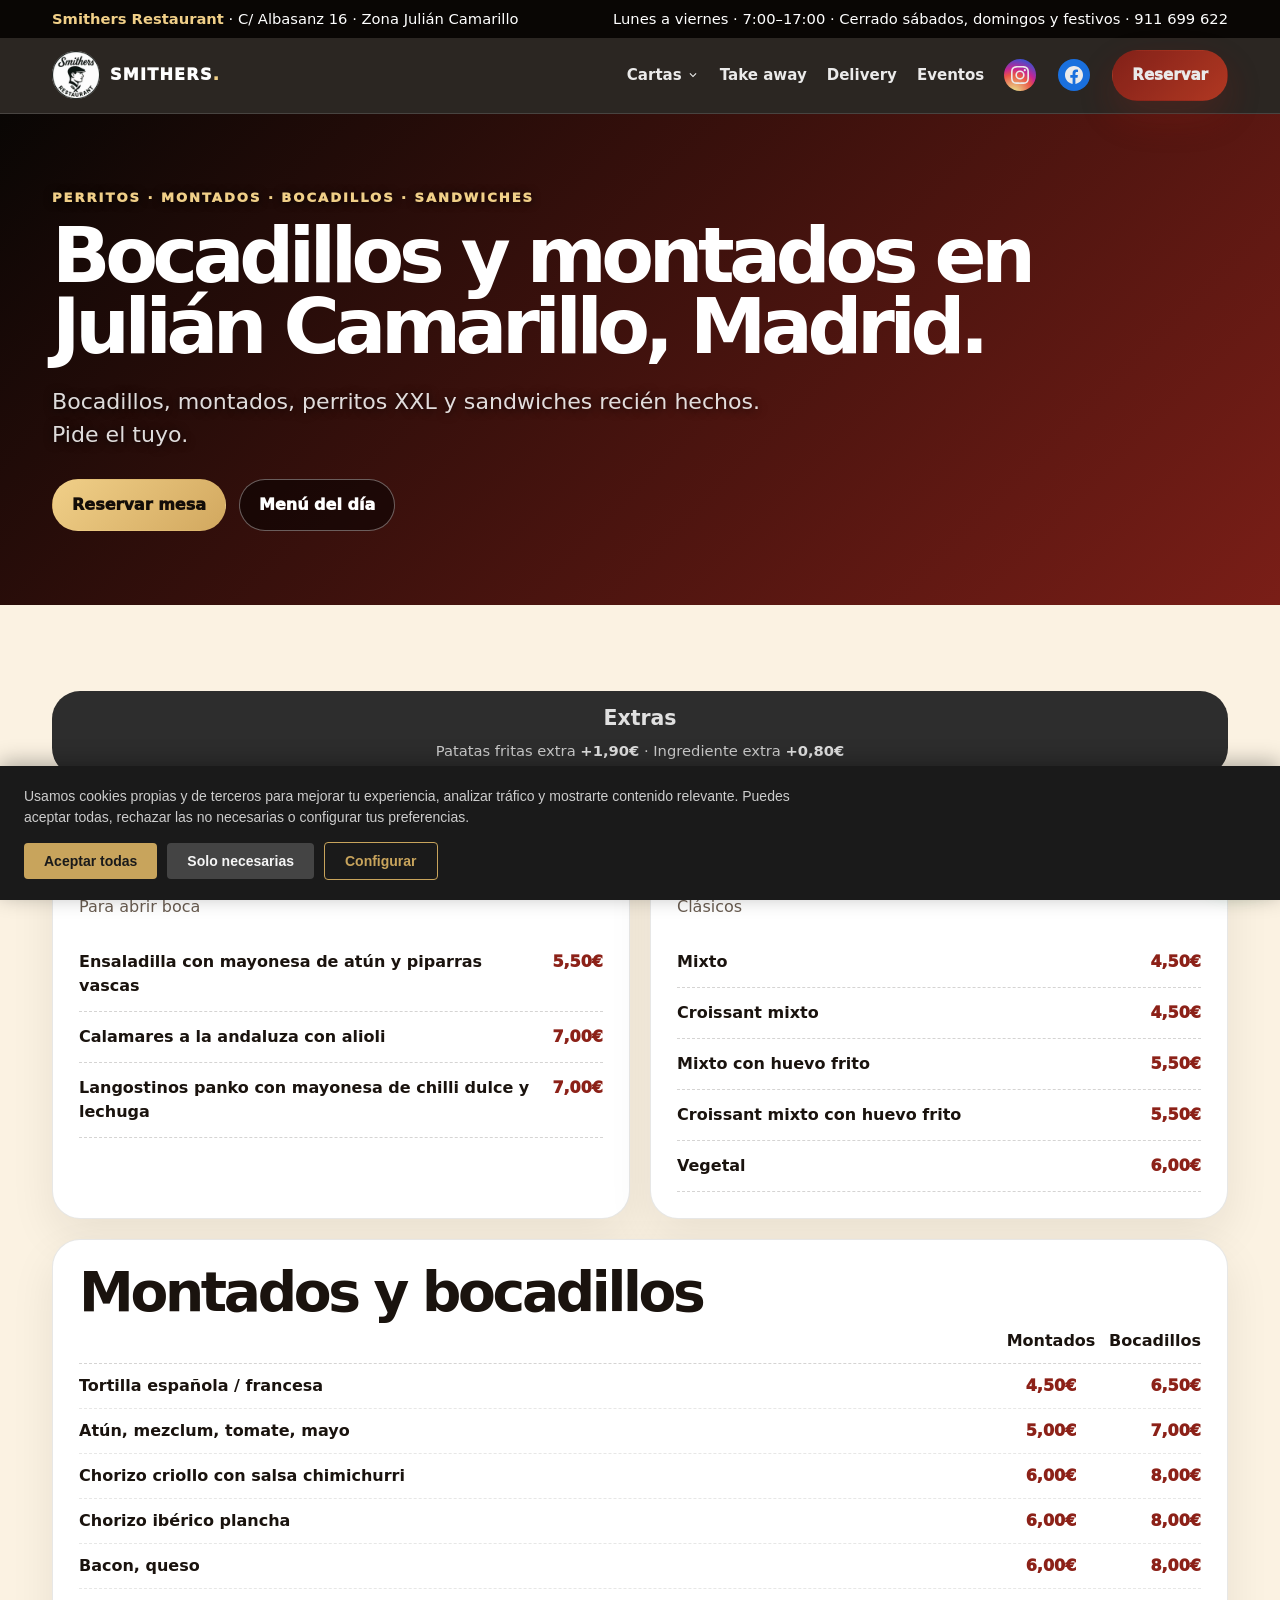
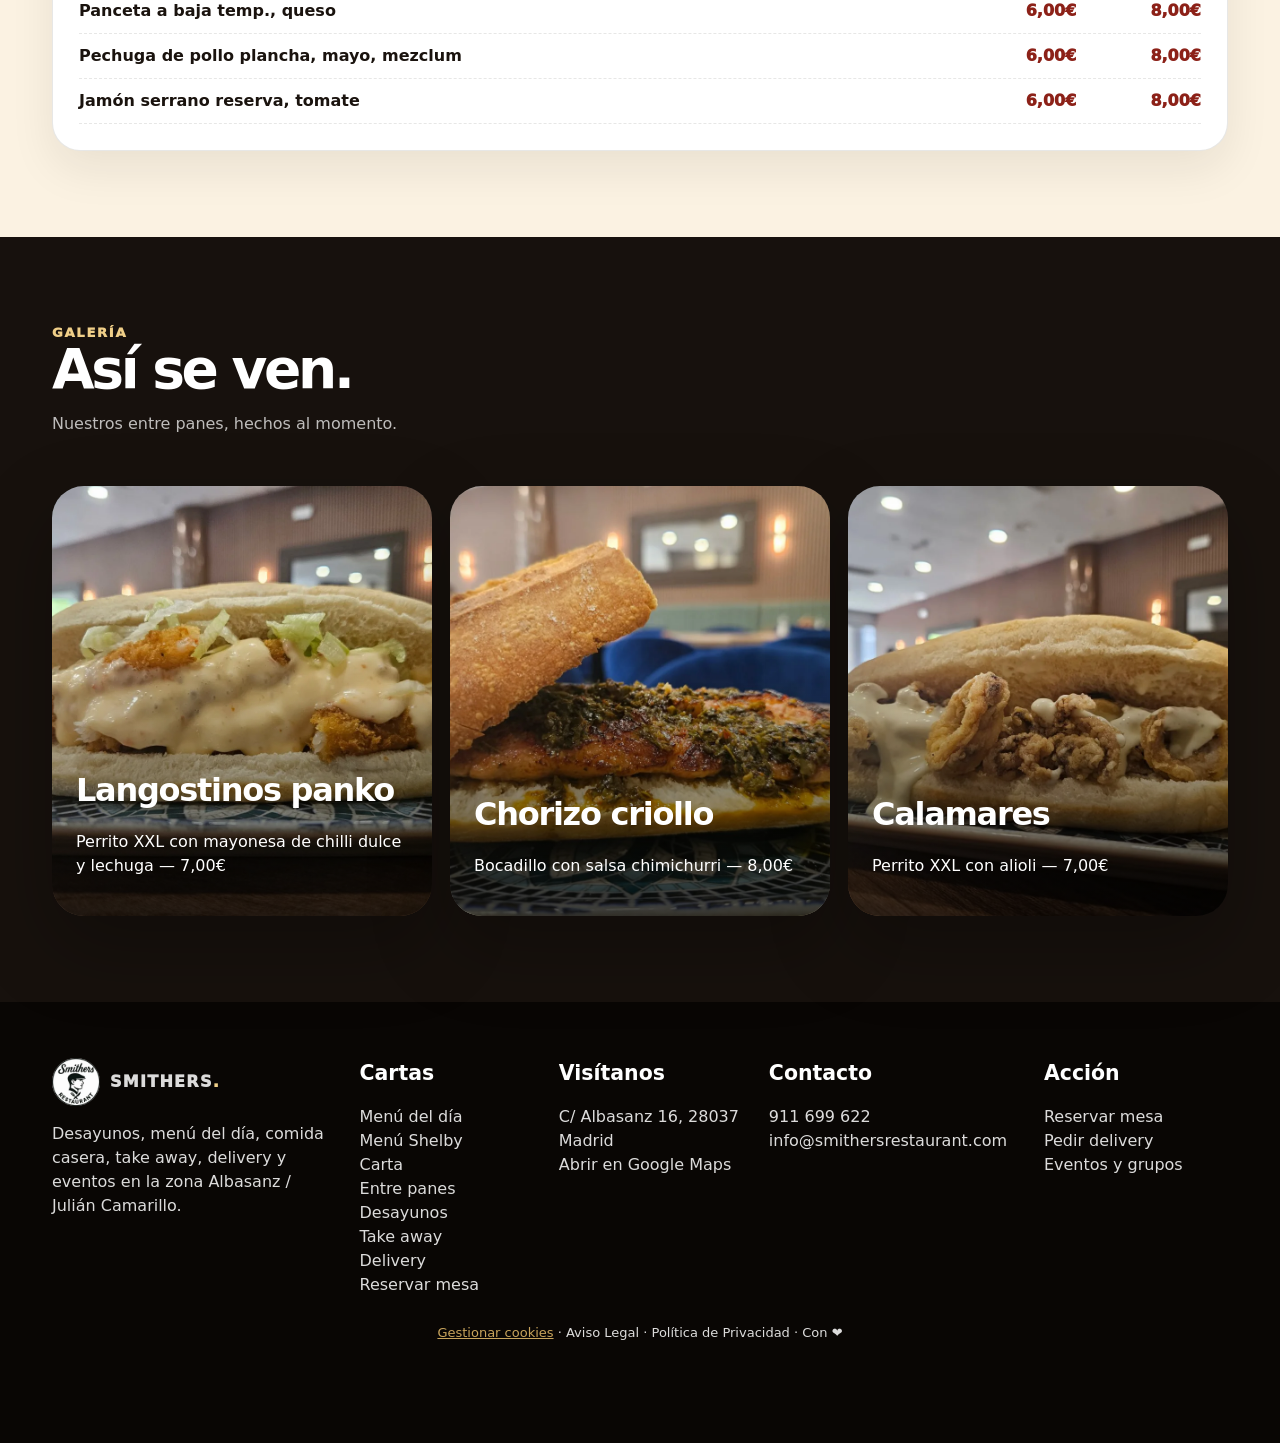
<file: entre-panes.html>
<!doctype html>
<html lang="es"><head>
<meta charset="utf-8"><meta name="viewport" content="width=device-width,initial-scale=1">
<meta name="google-site-verification" content="fixsy5xoUkfhnbuzR3DekRf675h-kdKtjqOkxfuOkCo" />
<meta name="geo.region" content="ES-MD">
<meta name="geo.placename" content="Madrid">
<meta name="geo.position" content="40.4342;-3.6321">
<meta name="ICBM" content="40.4342, -3.6321">
<title>Entre panes | Bocadillos y montados en Madrid</title><meta name="description" content="Bocadillos, montados y hamburguesas con ingredientes frescos. La mejor opción para comer rápido y bien en Julián Camarillo.">
<link rel="stylesheet" href="assets/css/premium.css?v=47">
<!-- seo:grafo -->
<script type="application/ld+json">
{
  "@context": "https://schema.org",
  "@graph": [
    {
      "@type": "Organization",
      "@id": "https://www.smithersrestaurant.com/#organizacion",
      "name": "Smithers Restaurant",
      "legalName": "Stewart Avenue S.L.U.",
      "taxID": "B21757919",
      "url": "https://www.smithersrestaurant.com/",
      "logo": {
        "@type": "ImageObject",
        "@id": "https://www.smithersrestaurant.com/#logo",
        "url": "https://www.smithersrestaurant.com/assets/img/logo-smithers.png",
        "contentUrl": "https://www.smithersrestaurant.com/assets/img/logo-smithers.png",
        "width": 96,
        "height": 96,
        "caption": "Smithers Restaurant"
      },
      "image": {
        "@id": "https://www.smithersrestaurant.com/#logo"
      },
      "email": "info@smithersrestaurant.com",
      "telephone": "+34911699622",
      "address": {
        "@type": "PostalAddress",
        "streetAddress": "C/ Albasanz 16",
        "addressLocality": "Madrid",
        "addressRegion": "Comunidad de Madrid",
        "postalCode": "28037",
        "addressCountry": "ES"
      },
      "sameAs": [
        "https://www.instagram.com/smithers_restaurant/",
        "https://www.facebook.com/people/Smithers-Restaurant/61588168375109/",
        "https://www.google.com/maps?cid=17847721193954781420"
      ]
    },
    {
      "@type": "WebSite",
      "@id": "https://www.smithersrestaurant.com/#website",
      "url": "https://www.smithersrestaurant.com/",
      "name": "Smithers Restaurant",
      "description": "Bar y restaurante en C/ Albasanz 16, zona Julian Camarillo, Madrid. Desayunos, menu del dia, carta, take away, delivery y eventos.",
      "inLanguage": "es-ES",
      "publisher": {
        "@id": "https://www.smithersrestaurant.com/#organizacion"
      }
    },
    {
      "@type": [
        "Restaurant",
        "LocalBusiness"
      ],
      "@id": "https://www.smithersrestaurant.com/#restaurant",
      "name": "Smithers Restaurant",
      "alternateName": "Smithers",
      "legalName": "Stewart Avenue S.L.U.",
      "description": "Bar y restaurante de cocina casera en C/ Albasanz 16, zona Julian Camarillo (Madrid). Desayunos desde las 7:00, menu del dia por 16,50 EUR, menu Shelby desde 14,50 EUR, carta, bocadillos, take away, delivery con Glovo y eventos de empresa hasta 180 personas.",
      "slogan": "Comida casera todos los dias en Julian Camarillo",
      "url": "https://www.smithersrestaurant.com/",
      "logo": {
        "@id": "https://www.smithersrestaurant.com/#logo"
      },
      "image": [
        "https://www.smithersrestaurant.com/img/og-smithers.jpg",
        "https://www.smithersrestaurant.com/assets/img/hero-smithers.jpg",
        "https://www.smithersrestaurant.com/assets/img/interior1-gbp.jpg",
        "https://www.smithersrestaurant.com/assets/img/menu-del-dia-mesa.jpg"
      ],
      "telephone": "+34911699622",
      "email": "info@smithersrestaurant.com",
      "parentOrganization": {
        "@id": "https://www.smithersrestaurant.com/#organizacion"
      },
      "servesCuisine": [
        "Cocina casera espanola",
        "Mediterranea",
        "Bar de tapas"
      ],
      "priceRange": "€€",
      "currenciesAccepted": "EUR",
      "paymentAccepted": "Efectivo, Tarjeta de crédito, Tarjeta de débito, Tarjeta restaurante Pluxee, Tarjeta restaurante Edenred, Tarjeta restaurante Déjeuner",
      "isAccessibleForFree": false,
      "publicAccess": true,
      "smokingAllowed": false,
      "knowsLanguage": [
        "es-ES",
        "en"
      ],
      "address": {
        "@type": "PostalAddress",
        "streetAddress": "C/ Albasanz 16",
        "addressLocality": "Madrid",
        "addressRegion": "Comunidad de Madrid",
        "postalCode": "28037",
        "addressCountry": "ES"
      },
      "geo": {
        "@type": "GeoCoordinates",
        "latitude": 40.4342,
        "longitude": -3.6321
      },
      "hasMap": "https://www.google.com/maps?cid=17847721193954781420",
      "areaServed": [
        {
          "@type": "Place",
          "name": "Julian Camarillo, Madrid"
        },
        {
          "@type": "Place",
          "name": "Albasanz, Madrid"
        },
        {
          "@type": "Place",
          "name": "San Blas-Canillejas, Madrid"
        },
        {
          "@type": "Place",
          "name": "Ciudad Lineal, Madrid"
        },
        {
          "@type": "Place",
          "name": "Madrid 28037"
        }
      ],
      "openingHoursSpecification": [
        {
          "@type": "OpeningHoursSpecification",
          "dayOfWeek": [
            "Monday",
            "Tuesday",
            "Wednesday",
            "Thursday",
            "Friday"
          ],
          "opens": "07:00",
          "closes": "17:00"
        }
      ],
      "specialOpeningHoursSpecification": [
        {
          "@type": "OpeningHoursSpecification",
          "dayOfWeek": [
            "Saturday",
            "Sunday"
          ],
          "opens": "00:00",
          "closes": "00:00",
          "description": "Cerrado sabados, domingos y festivos"
        }
      ],
      "amenityFeature": [
        {
          "@type": "LocationFeatureSpecification",
          "name": "Take away",
          "value": true
        },
        {
          "@type": "LocationFeatureSpecification",
          "name": "Servicio a domicilio (Glovo)",
          "value": true
        },
        {
          "@type": "LocationFeatureSpecification",
          "name": "Admite reservas",
          "value": true
        },
        {
          "@type": "LocationFeatureSpecification",
          "name": "Grupos grandes y eventos",
          "value": true
        },
        {
          "@type": "LocationFeatureSpecification",
          "name": "Acepta tarjetas restaurante (Pluxee, Edenred, Déjeuner)",
          "value": true
        },
        {
          "@type": "LocationFeatureSpecification",
          "name": "Aparcamiento en la calle",
          "value": true
        }
      ],
      "publicTransport": "Metro Suanzes (L5) y Ciudad Lineal (L5), a 10-15 minutos andando",
      "hasMenu": [
        {
          "@type": "Menu",
          "@id": "https://www.smithersrestaurant.com/carta",
          "name": "Carta",
          "url": "https://www.smithersrestaurant.com/carta"
        },
        {
          "@type": "Menu",
          "@id": "https://www.smithersrestaurant.com/menu-del-dia",
          "name": "Menu del dia",
          "url": "https://www.smithersrestaurant.com/menu-del-dia"
        },
        {
          "@type": "Menu",
          "@id": "https://www.smithersrestaurant.com/menu-shelby",
          "name": "Menu Shelby",
          "url": "https://www.smithersrestaurant.com/menu-shelby"
        },
        {
          "@type": "Menu",
          "@id": "https://www.smithersrestaurant.com/desayunos",
          "name": "Desayunos",
          "url": "https://www.smithersrestaurant.com/desayunos"
        },
        {
          "@type": "Menu",
          "@id": "https://www.smithersrestaurant.com/entre-panes",
          "name": "Entre panes",
          "url": "https://www.smithersrestaurant.com/entre-panes"
        },
        {
          "@type": "Menu",
          "@id": "https://www.smithersrestaurant.com/take-away",
          "name": "Take away",
          "url": "https://www.smithersrestaurant.com/take-away"
        }
      ],
      "makesOffer": [
        {
          "@type": "Offer",
          "name": "Menu del dia",
          "description": "Primer plato, segundo, postre, pan y bebida",
          "price": "16.50",
          "priceCurrency": "EUR",
          "url": "https://www.smithersrestaurant.com/menu-del-dia",
          "availableAtOrFrom": {
            "@id": "https://www.smithersrestaurant.com/#restaurant"
          }
        },
        {
          "@type": "Offer",
          "name": "Menu Shelby",
          "description": "Plato contundente con bebida",
          "price": "14.50",
          "priceCurrency": "EUR",
          "url": "https://www.smithersrestaurant.com/menu-shelby",
          "availableAtOrFrom": {
            "@id": "https://www.smithersrestaurant.com/#restaurant"
          }
        },
        {
          "@type": "Offer",
          "name": "Menu del dia completo para llevar",
          "description": "Primero, segundo y postre, listo para llevar",
          "price": "15.90",
          "priceCurrency": "EUR",
          "url": "https://www.smithersrestaurant.com/take-away",
          "availableAtOrFrom": {
            "@id": "https://www.smithersrestaurant.com/#restaurant"
          }
        }
      ],
      "aggregateRating": {
        "@type": "AggregateRating",
        "ratingValue": "4.7",
        "reviewCount": "102",
        "bestRating": "5",
        "worstRating": "1"
      },
      "acceptsReservations": "https://reservation.dish.co/widget/hydra-dc9666be-57c5-400c-9de4-417b20578836",
      "keywords": "restaurante Julian Camarillo, menu del dia Albasanz, desayunos Madrid 28037, comida para llevar Albasanz, catering empresas Madrid",
      "sameAs": [
        "https://www.instagram.com/smithers_restaurant/",
        "https://www.facebook.com/people/Smithers-Restaurant/61588168375109/",
        "https://www.google.com/maps?cid=17847721193954781420",
        "https://glovoapp.com/es/es/madrid/stores/smithers-restaurant-madrid"
      ],
      "potentialAction": [
        {
          "@type": "ReserveAction",
          "target": {
            "@type": "EntryPoint",
            "urlTemplate": "https://reservation.dish.co/widget/hydra-dc9666be-57c5-400c-9de4-417b20578836",
            "actionPlatform": [
              "http://schema.org/DesktopWebPlatform",
              "http://schema.org/MobileWebPlatform",
              "http://schema.org/IOSPlatform",
              "http://schema.org/AndroidPlatform"
            ]
          },
          "result": {
            "@type": "Reservation",
            "name": "Reservar mesa"
          }
        },
        {
          "@type": "OrderAction",
          "target": {
            "@type": "EntryPoint",
            "urlTemplate": "https://glovoapp.com/es/es/madrid/stores/smithers-restaurant-madrid",
            "actionPlatform": [
              "http://schema.org/DesktopWebPlatform",
              "http://schema.org/MobileWebPlatform",
              "http://schema.org/IOSPlatform",
              "http://schema.org/AndroidPlatform"
            ]
          },
          "deliveryMethod": "http://purl.org/goodrelations/v1#DeliveryModeOwnFleet",
          "result": {
            "@type": "Order",
            "name": "Pedir delivery con Glovo"
          }
        }
      ]
    },
    {
      "@type": "ItemPage",
      "@id": "https://www.smithersrestaurant.com/entre-panes#webpage",
      "url": "https://www.smithersrestaurant.com/entre-panes",
      "name": "Entre panes",
      "isPartOf": {
        "@id": "https://www.smithersrestaurant.com/#website"
      },
      "about": {
        "@id": "https://www.smithersrestaurant.com/#restaurant"
      },
      "primaryImageOfPage": {
        "@type": "ImageObject",
        "url": "https://www.smithersrestaurant.com/img/og-entre-panes.jpg",
        "width": 1200,
        "height": 630
      },
      "inLanguage": "es-ES",
      "datePublished": "2026-07-20",
      "dateModified": "2026-08-25",
      "breadcrumb": {
        "@id": "https://www.smithersrestaurant.com/entre-panes#breadcrumb"
      },
      "potentialAction": [
        {
          "@type": "ReadAction",
          "target": [
            "https://www.smithersrestaurant.com/entre-panes"
          ]
        }
      ]
    }
  ]
}
</script>
<!-- /seo:grafo -->
<!-- seo:head-comun -->
<meta name="theme-color" content="#090604">
<meta name="author" content="Smithers Restaurant">
<meta name="format-detection" content="telephone=yes">
<link rel="preconnect" href="https://www.googletagmanager.com" crossorigin>
<link rel="dns-prefetch" href="https://www.google-analytics.com">
<link rel="manifest" href="/site.webmanifest">
<link rel="alternate" hreflang="es-ES" href="https://www.smithersrestaurant.com/entre-panes">
<link rel="alternate" hreflang="x-default" href="https://www.smithersrestaurant.com/entre-panes">
<link rel="alternate" type="text/markdown" href="https://www.smithersrestaurant.com/entre-panes.md" title="Version Markdown para agentes de IA">
<meta property="og:locale" content="es_ES">
<meta property="og:image:width" content="1200">
<meta property="og:image:height" content="630">
<meta property="og:image:type" content="image/jpeg">
<meta property="og:image:alt" content="Bocadillos y montados de Smithers Restaurant en Julian Camarillo">
<meta name="twitter:image:alt" content="Bocadillos y montados de Smithers Restaurant en Julian Camarillo">
<!-- /seo:head-comun -->

<meta property="og:title" content="Entre panes | Bocadillos, montados y hamburguesas en Madrid"><meta property="og:description" content="Bocadillos, montados y hamburguesas con ingredientes frescos. La mejor opción para comer rápido y bien en Julián Camarillo."><meta property="og:type" content="website">
<meta property="og:image" content="https://www.smithersrestaurant.com/img/og-entre-panes.jpg">

<script type="application/ld+json">
{
  "@context": "https://schema.org",
  "@type": "BreadcrumbList",
  "@id": "https://www.smithersrestaurant.com/entre-panes#breadcrumb",
  "itemListElement": [
    {
      "@type": "ListItem",
      "position": 1,
      "name": "Inicio",
      "item": "https://www.smithersrestaurant.com"
    },
    {
      "@type": "ListItem",
      "position": 2,
      "name": "Entre panes",
      "item": "https://www.smithersrestaurant.com/entre-panes"
    }
  ]
}
</script>
<link rel="canonical" href="https://www.smithersrestaurant.com/entre-panes">
<meta property="og:url" content="https://www.smithersrestaurant.com/entre-panes">
<meta property="og:site_name" content="Smithers Restaurant">
<meta name="twitter:card" content="summary_large_image">
<meta name="twitter:title" content="Entre panes | Bocadillos, montados y hamburguesas en Madrid">
<meta name="twitter:description" content="Bocadillos, montados y hamburguesas con ingredientes frescos. La mejor opción para comer rápido y bien en Julián Camarillo.">
<meta name="twitter:image" content="https://www.smithersrestaurant.com/img/og-entre-panes.jpg">
<!-- Google tag (gtag.js) - Google Analytics 4 -->
<script src="/assets/js/analytics.js?v=47"></script>
    <script async src="https://www.googletagmanager.com/gtag/js?id=G-MG3Y3TKP8M"></script>
<link rel="icon" type="image/x-icon" href="favicon.ico">
<link rel="icon" type="image/png" sizes="96x96" href="favicon-96x96.png">
<link rel="icon" type="image/svg+xml" href="favicon.svg">
<link rel="apple-touch-icon" href="apple-touch-icon.png">
<meta name="robots" content="index, follow, max-image-preview:large, max-snippet:-1, max-video-preview:-1">
<style>@media(max-width:930px){nav.nav,.nav{display:none!important}}
.extras-card{background:#2D2D2D!important;color:#E0E0E0;border:none!important;text-align:center;padding:14px 26px;margin-bottom:0;box-shadow:none!important}.extras-card h3{color:#E0E0E0;margin:0;font-size:1.15rem}.extras-card p{margin:3px 0 0;color:#ccc;font-size:.92rem}.extras-card strong{color:#E0E0E0}
</style>
<script type="application/ld+json">
{
  "@context": "https://schema.org",
  "@type": "Menu",
  "@id": "https://www.smithersrestaurant.com/entre-panes",
  "name": "Entre panes Smithers",
  "inLanguage": "es-ES",
  "description": "Perritos XXL, montados, bocadillos y sandwiches recién hechos con ingredientes frescos. Ideal para comer rápido y bien.",
  "hasMenuSection": [
    {
      "@type": "MenuSection",
      "name": "Perritos XXL",
      "hasMenuItem": [
        {
          "@type": "MenuItem",
          "name": "Ensaladilla con mayonesa de atún y piparras vascas",
          "offers": {
            "@type": "Offer",
            "price": "5.50",
            "priceCurrency": "EUR",
            "availability": "https://schema.org/InStock",
            "availableAtOrFrom": {
              "@id": "https://www.smithersrestaurant.com/#restaurant"
            },
            "url": "https://www.smithersrestaurant.com/entre-panes"
          }
        },
        {
          "@type": "MenuItem",
          "name": "Calamar a la andaluza con alioli",
          "offers": {
            "@type": "Offer",
            "price": "7.00",
            "priceCurrency": "EUR",
            "availability": "https://schema.org/InStock",
            "availableAtOrFrom": {
              "@id": "https://www.smithersrestaurant.com/#restaurant"
            },
            "url": "https://www.smithersrestaurant.com/entre-panes"
          },
          "image": "https://www.smithersrestaurant.com/assets/img/entre-panes/calamares.jpg"
        },
        {
          "@type": "MenuItem",
          "name": "Langostinos panko con mayonesa de chilli dulce y lechuga",
          "offers": {
            "@type": "Offer",
            "price": "7.00",
            "priceCurrency": "EUR",
            "availability": "https://schema.org/InStock",
            "availableAtOrFrom": {
              "@id": "https://www.smithersrestaurant.com/#restaurant"
            },
            "url": "https://www.smithersrestaurant.com/entre-panes"
          },
          "image": "https://www.smithersrestaurant.com/assets/img/entre-panes/langostino-panko.jpg"
        }
      ],
      "@id": "https://www.smithersrestaurant.com/entre-panes#seccion-1"
    },
    {
      "@type": "MenuSection",
      "name": "Montados y bocadillos",
      "hasMenuItem": [
        {
          "@type": "MenuItem",
          "name": "Tortilla española o francesa",
          "description": "Montado 4,50€ / Bocadillo 6,50€"
        },
        {
          "@type": "MenuItem",
          "name": "Atún con mezclum, tomate y mayo",
          "description": "Montado 5,00€ / Bocadillo 7,00€"
        },
        {
          "@type": "MenuItem",
          "name": "Chorizo criollo con salsa chimichurri",
          "description": "Montado 6,00€ / Bocadillo 8,00€",
          "image": "https://www.smithersrestaurant.com/assets/img/entre-panes/chorizo-criollo.jpg"
        },
        {
          "@type": "MenuItem",
          "name": "Chorizo ibérico a la plancha",
          "description": "Montado 6,00€ / Bocadillo 8,00€"
        },
        {
          "@type": "MenuItem",
          "name": "Bacon con queso",
          "description": "Montado 6,00€ / Bocadillo 8,00€"
        },
        {
          "@type": "MenuItem",
          "name": "Panceta a baja temperatura con queso",
          "description": "Montado 6,00€ / Bocadillo 8,00€"
        },
        {
          "@type": "MenuItem",
          "name": "Pechuga de pollo a la plancha con mayo y mezclum",
          "description": "Montado 6,00€ / Bocadillo 8,00€"
        },
        {
          "@type": "MenuItem",
          "name": "Jamón serrano reserva con tomate",
          "description": "Montado 6,00€ / Bocadillo 8,00€"
        }
      ],
      "@id": "https://www.smithersrestaurant.com/entre-panes#seccion-2"
    },
    {
      "@type": "MenuSection",
      "name": "Sandwiches",
      "hasMenuItem": [
        {
          "@type": "MenuItem",
          "name": "Mixto",
          "description": "4,50€"
        },
        {
          "@type": "MenuItem",
          "name": "Croissant mixto",
          "description": "4,50€"
        },
        {
          "@type": "MenuItem",
          "name": "Mixto con huevo frito",
          "description": "5,50€"
        },
        {
          "@type": "MenuItem",
          "name": "Croissant mixto con huevo frito",
          "description": "5,50€"
        },
        {
          "@type": "MenuItem",
          "name": "Vegetal",
          "description": "6,00€"
        }
      ],
      "@id": "https://www.smithersrestaurant.com/entre-panes#seccion-3"
    }
  ],
  "url": "https://www.smithersrestaurant.com/entre-panes",
  "provider": {
    "@id": "https://www.smithersrestaurant.com/#restaurant"
  },
  "mainEntityOfPage": {
    "@id": "https://www.smithersrestaurant.com/entre-panes#webpage"
  }
}
</script>
</head><body>
<a href="#main-content" class="skip-link">Saltar al contenido principal</a>

<input type="checkbox" id="hamburger-toggle" class="hamburger-checkbox">
<label for="hamburger-toggle" class="hamburger-overlay" aria-hidden="true"></label>
<div class="announce"><div class="wrap"><div><strong>Smithers Restaurant</strong> · C/ Albasanz 16 · Zona Julián Camarillo</div><div>Lunes a viernes · 7:00–17:00 · Cerrado sábados, domingos y festivos · <a href="tel:+34911699622">911 699 622</a></div></div></div>
<nav class="nav"><div class="wrap">
<a class="brand" href="/"><picture>
  <source srcset="assets/img/logo-smithers.webp" type="image/webp">
  <img src="assets/img/logo-smithers.png" alt="Smithers Restaurant" loading="lazy" width="96" height="96">
</picture><div>Smithers<span>.</span></div></a>
<div class="links">
<div class="dropdown"><a class="dropbtn" href="/carta">Cartas<svg width="14" height="14" viewBox="0 0 24 24" fill="currentColor" aria-hidden="true"><path d="M7.41 8.59L12 13.17l4.59-4.58L18 10l-6 6-6-6z"/></svg></a><div class="dropdown-content"><a href="/carta">Carta</a><a href="/menu-del-dia">Menú del día</a><a href="/menu-shelby">Menú Shelby</a><a href="/entre-panes">Entre panes</a><a href="/desayunos">Desayunos</a></div></div><a href="/take-away">Take away</a><a href="/delivery">Delivery</a><a href="/eventos">Eventos</a><a class="btn-social" href="https://www.instagram.com/smithers_restaurant/" target="_blank" rel="noopener" title="Instagram" aria-label="Instagram de Smithers Restaurant"><svg aria-hidden="true" focusable="false" width="18" height="18" viewBox="0 0 24 24" fill="white" aria-hidden="true"><path d="M12 2.163c3.204 0 3.584.012 4.85.07 3.252.148 4.771 1.691 4.919 4.919.058 1.265.069 1.645.069 4.849 0 3.205-.012 3.584-.069 4.849-.149 3.225-1.664 4.771-4.919 4.919-1.266.058-1.644.07-4.85.07-3.204 0-3.584-.012-4.849-.07-3.26-.149-4.771-1.699-4.919-4.92-.058-1.265-.07-1.644-.07-4.849 0-3.204.013-3.583.07-4.849.149-3.227 1.664-4.771 4.919-4.919 1.266-.057 1.645-.069 4.849-.069zM12 0C8.741 0 8.333.014 7.053.072 2.695.272.273 2.69.073 7.052.014 8.333 0 8.741 0 12c0 3.259.014 3.668.072 4.948.2 4.358 2.618 6.78 6.98 6.98C8.333 23.986 8.741 24 12 24c3.259 0 3.668-.014 4.948-.072 4.354-.2 6.782-2.618 6.979-6.98.059-1.28.073-1.689.073-4.948 0-3.259-.014-3.667-.072-4.947-.196-4.354-2.617-6.78-6.979-6.98C15.668.014 15.259 0 12 0zm0 5.838a6.162 6.162 0 1 0 0 12.324 6.162 6.162 0 0 0 0-12.324zM12 16a4 4 0 1 1 0-8 4 4 0 0 1 0 8zm6.406-11.845a1.44 1.44 0 1 0 0 2.881 1.44 1.44 0 0 0 0-2.881z"/></svg></a><a class="btn-social" href="https://www.facebook.com/people/Smithers-Restaurant/61588168375109/" target="_blank" rel="noopener" title="Facebook" aria-label="Facebook de Smithers Restaurant"><svg aria-hidden="true" focusable="false" width="18" height="18" viewBox="0 0 24 24" fill="white" aria-hidden="true"><path d="M24 12.073c0-6.627-5.373-12-12-12s-12 5.373-12 12c0 5.99 4.388 10.954 10.125 11.854v-8.385H7.078v-3.47h3.047V9.43c0-3.007 1.792-4.669 4.533-4.669 1.312 0 2.686.235 2.686.235v2.953H15.83c-1.491 0-1.956.925-1.956 1.874v2.25h3.328l-.532 3.47h-2.796v8.385C19.612 23.027 24 18.062 24 12.073z"/></svg></a>
<a class="btn red" href="/reservas" data-track="nav_reserva">Reservar</a>
</div>




</div></nav>
<div class="mobile-nav">
  <a class="brand" href="/"><picture>
  <source srcset="assets/img/logo-smithers.webp" type="image/webp">
  <img src="assets/img/logo-smithers.png" alt="Smithers Restaurant" loading="lazy" width="96" height="96">
</picture><div>Smithers<span>.</span></div></a>
  <div class="mobile-nav-actions">
    <a class="btn-social" href="https://www.instagram.com/smithers_restaurant/" target="_blank" rel="noopener" title="Instagram" aria-label="Instagram de Smithers Restaurant"><svg aria-hidden="true" focusable="false" width="18" height="18" viewBox="0 0 24 24" fill="white"><path d="M12 2.163c3.204 0 3.584.012 4.85.07 3.252.148 4.771 1.691 4.919 4.919.058 1.265.069 1.645.069 4.849 0 3.205-.012 3.584-.069 4.849-.149 3.225-1.664 4.771-4.919 4.919-1.266.058-1.644.07-4.85.07-3.204 0-3.584-.012-4.849-.07-3.26-.149-4.771-1.699-4.919-4.92-.058-1.265-.07-1.644-.07-4.849 0-3.204.013-3.583.07-4.849.149-3.227 1.664-4.771 4.919-4.919 1.266-.057 1.645-.069 4.849-.069zM12 0C8.741 0 8.333.014 7.053.072 2.695.272.273 2.69.073 7.052.014 8.333 0 8.741 0 12c0 3.259.014 3.668.072 4.948.2 4.358 2.618 6.78 6.98 6.98C8.333 23.986 8.741 24 12 24c3.259 0 3.668-.014 4.948-.072 4.354-.2 6.782-2.618 6.979-6.98.059-1.28.073-1.689.073-4.948 0-3.259-.014-3.667-.072-4.947-.196-4.354-2.617-6.78-6.979-6.98C15.668.014 15.259 0 12 0zm0 5.838a6.162 6.162 0 1 0 0 12.324 6.162 6.162 0 0 0 0-12.324zM12 16a4 4 0 1 1 0-8 4 4 0 0 1 0 8zm6.406-11.845a1.44 1.44 0 1 0 0 2.881 1.44 1.44 0 0 0 0-2.881z"/></svg></a>
    <a class="btn-social" href="https://www.facebook.com/people/Smithers-Restaurant/61588168375109/" target="_blank" rel="noopener" title="Facebook" aria-label="Facebook de Smithers Restaurant"><svg aria-hidden="true" focusable="false" width="18" height="18" viewBox="0 0 24 24" fill="white"><path d="M24 12.073c0-6.627-5.373-12-12-12s-12 5.373-12 12c0 5.99 4.388 10.954 10.125 11.854v-8.385H7.078v-3.47h3.047V9.43c0-3.007 1.792-4.669 4.533-4.669 1.312 0 2.686.235 2.686.235v2.953H15.83c-1.491 0-1.956.925-1.956 1.874v2.25h3.328l-.532 3.47h-2.796v8.385C19.612 23.027 24 18.062 24 12.073z"/></svg></a>
    <label for="hamburger-toggle" class="hamburger-btn">
      <span></span><span></span><span></span>
    </label>
  </div>
</div>




<div class="hamburger-content"><label for="hamburger-toggle" class="hamburger-close" aria-label="Cerrar menú">✕</label>
<a href="/">Inicio</a>
<a href="/menu-del-dia">Menú del día</a>
<a href="/menu-shelby">Menú Shelby</a>
<a href="/carta">Carta</a>
<a href="/entre-panes">Entre panes</a>
<a href="/desayunos">Desayunos</a>
<a href="/take-away">Take away</a>
<a href="/delivery">Delivery</a>
<a href="/eventos">Eventos</a>
<a href="/reservas" class="mhn-cta">Reservar</a>
</div>
<main id="main-content">




<header class="page-hero"><div class="wrap"><div class="eyebrow">Perritos · Montados · Bocadillos · Sandwiches</div><h1>Bocadillos y montados en Julián Camarillo, Madrid.</h1><p class="lead">Bocadillos, montados, perritos XXL y sandwiches recién hechos. Pide el tuyo.</p><div class="hero-actions"><a class="btn gold" href="/reservas">Reservar mesa</a><a class="btn ghost" href="/menu-del-dia">Menú del día</a></div></div></header>

<section class="section paper"><div class="wrap">

  <div class="card extras-card"><h2 class="h-card">Extras</h2><p>Patatas fritas extra <strong>+1,90€</strong> · Ingrediente extra <strong>+0,80€</strong></p></div>

  <div class="menu-grid" style="margin-top:24px">
    <div class="card"><h2>Perritos XXL</h2><p class="muted">Para abrir boca</p><div class="menu-list">
<div class="menu-item"><strong>Ensaladilla con mayonesa de atún y piparras vascas</strong><span>5,50€</span></div>
<div class="menu-item"><strong>Calamares a la andaluza con alioli</strong><span>7,00€</span></div>
<div class="menu-item"><strong>Langostinos panko con mayonesa de chilli dulce y lechuga</strong><span>7,00€</span></div>
</div></div>
    <div class="card"><h2>Sandwiches</h2><p class="muted">Clásicos</p><div class="menu-list">
<div class="menu-item"><strong>Mixto</strong><span>4,50€</span></div>
<div class="menu-item"><strong>Croissant mixto</strong><span>4,50€</span></div>
<div class="menu-item"><strong>Mixto con huevo frito</strong><span>5,50€</span></div>
<div class="menu-item"><strong>Croissant mixto con huevo frito</strong><span>5,50€</span></div>
<div class="menu-item"><strong>Vegetal</strong><span>6,00€</span></div>
</div></div>
  </div>

  <div class="menu-grid" style="margin-top:20px">
    <div class="card" style="grid-column:1/-1"><h2>Montados y bocadillos</h2><div class="menu-table">
<div class="menu-row header"><span></span><span>Montados</span><span>Bocadillos</span></div>
<div class="menu-row"><span>Tortilla española / francesa</span><span>4,50€</span><span>6,50€</span></div>
<div class="menu-row"><span>Atún, mezclum, tomate, mayo</span><span>5,00€</span><span>7,00€</span></div>
<div class="menu-row"><span>Chorizo criollo con salsa chimichurri</span><span>6,00€</span><span>8,00€</span></div>
<div class="menu-row"><span>Chorizo ibérico plancha</span><span>6,00€</span><span>8,00€</span></div>
<div class="menu-row"><span>Bacon, queso</span><span>6,00€</span><span>8,00€</span></div>
<div class="menu-row"><span>Panceta a baja temp., queso</span><span>6,00€</span><span>8,00€</span></div>
<div class="menu-row"><span>Pechuga de pollo plancha, mayo, mezclum</span><span>6,00€</span><span>8,00€</span></div>
<div class="menu-row"><span>Jamón serrano reserva, tomate</span><span>6,00€</span><span>8,00€</span></div>
</div></div>
  </div>

</div></section>



<section class="section dark">
<div class="wrap"><div class="section-head"><div><div class="kicker">Galería</div><h2>Así se ven.</h2><p class="muted">Nuestros entre panes, hechos al momento.</p></div></div>
<div class="gallery-grid">
  <div class="photo-card"><picture>
  <source srcset="assets/img/entre-panes/langostino-panko.webp" type="image/webp">
  <img src="assets/img/entre-panes/langostino-panko.jpg" alt="Langostinos panko con mayonesa de chilli dulce" loading="lazy" width="1280" height="960">
</picture><div class="photo-copy"><h3>Langostinos panko</h3><p>Perrito XXL con mayonesa de chilli dulce y lechuga — 7,00€</p></div></div>
  <div class="photo-card"><picture>
  <source srcset="assets/img/entre-panes/chorizo-criollo.webp" type="image/webp">
  <picture><source srcset="assets/img/entre-panes/chorizo-criollo.webp" type="image/webp"><img src="assets/img/entre-panes/chorizo-criollo.jpg" alt="Chorizo criollo con salsa chimichurri" loading="lazy" width="1280" height="960"></picture>
</picture><div class="photo-copy"><h3>Chorizo criollo</h3><p>Bocadillo con salsa chimichurri — 8,00€</p></div></div>
  <div class="photo-card"><picture>
  <source srcset="assets/img/entre-panes/calamares.webp" type="image/webp">
  <img src="assets/img/entre-panes/calamares.jpg" alt="Calamares a la andaluza con alioli" loading="lazy" width="1280" height="960">
</picture><div class="photo-copy"><h3>Calamares</h3><p>Perrito XXL con alioli — 7,00€</p></div></div>
</div>
</div>
</section>


</main>
<footer class="footer"><div class="wrap foot">
<div><a class="brand" href="/"><picture>
  <source srcset="assets/img/logo-smithers.webp" type="image/webp">
  <img src="assets/img/logo-smithers.png" alt="Smithers Restaurant" loading="lazy" width="96" height="96">
</picture><div>Smithers<span>.</span></div></a><p>Desayunos, menú del día, comida casera, take away, delivery y eventos en la zona Albasanz / Julián Camarillo.</p></div>
<div class="seo-foot-cartas"><h3>Cartas</h3><p><a href="/menu-del-dia">Menú del día</a><br><a href="/menu-shelby">Menú Shelby</a><br><a href="/carta">Carta</a><br><a href="/entre-panes">Entre panes</a><br><a href="/desayunos">Desayunos</a><br><a href="/take-away">Take away</a><br><a href="/delivery">Delivery</a><br><a href="/reservas">Reservar mesa</a></p></div><div><h3>Visítanos</h3><p>C/ Albasanz 16, 28037 Madrid<br><a href="https://www.google.com/maps/search/?api=1&query=Calle%20de%20Albasanz%2016%2028037%20Madrid">Abrir en Google Maps</a></p></div>
<div><h3>Contacto</h3><p><a href="tel:+34911699622">911 699 622</a><br><a href="mailto:info@smithersrestaurant.com">info@smithersrestaurant.com</a></p></div>
<div><h3>Acción</h3><p><a href="/reservas">Reservar mesa</a><br><a href="https://glovoapp.com/es/es/madrid/stores/smithers-restaurant-madrid" target="_blank" rel="noopener">Pedir delivery</a><br><a href="/eventos">Eventos y grupos</a></p></div>
</div>        <p style="text-align:center;margin-top:10px;font-size:13px;"><button type="button" class="cookie-manage-link">Gestionar cookies</button> · <a href="/aviso-legal">Aviso Legal</a> · <a href="/privacidad">Política de Privacidad</a> · Con ❤️</p>
</footer>
<div class="mobile-actions"><a href="tel:+34911699622" data-track="mobile_llamar">Llamar</a><a href="/reservas" data-track="mobile_reserva">Reservar</a><a href="https://glovoapp.com/es/es/madrid/stores/smithers-restaurant-madrid" target="_blank" rel="noopener" data-track="mobile_delivery">Pedir</a><a href="https://www.google.com/maps/search/?api=1&query=Calle%20de%20Albasanz%2016%2028037%20Madrid" data-track="mobile_mapa">Mapa</a></div>
<script src="/cookies.js" defer></script>
<script src="assets/js/premium.js" defer></script>
<a href="https://wa.me/34624868537" target="_blank" rel="noopener" class="whatsapp-float" title="WhatsApp Smithers" data-track="float_whatsapp" aria-label="Escribir por WhatsApp a Smithers Restaurant"><svg width="30" height="30" viewBox="0 0 24 24" fill="white" aria-hidden="true"><path d="M17.472 14.382c-.297-.149-1.758-.867-2.03-.967-.273-.099-.471-.148-.67.15-.197.297-.767.966-.94 1.164-.173.199-.347.223-.644.075-.297-.15-1.255-.463-2.39-1.475-.883-.788-1.48-1.761-1.653-2.059-.173-.297-.018-.458.13-.606.134-.133.298-.347.446-.52.149-.174.198-.298.298-.497.099-.198.05-.371-.025-.52-.075-.149-.669-1.612-.916-2.207-.242-.579-.487-.5-.669-.51-.173-.008-.371-.01-.57-.01-.198 0-.52.074-.792.372-.272.297-1.04 1.016-1.04 2.479 0 1.462 1.065 2.875 1.213 3.074.149.198 2.096 3.2 5.077 4.487.709.306 1.262.489 1.694.625.712.227 1.36.195 1.871.118.571-.085 1.758-.719 2.006-1.413.248-.694.248-1.289.173-1.413-.074-.124-.272-.198-.57-.347m-5.421 7.403h-.004a9.87 9.87 0 0 1-5.031-1.378l-.361-.214-3.741.982.998-3.648-.235-.374a9.86 9.86 0 0 1-1.51-5.26c.001-5.45 4.436-9.884 9.888-9.884 2.64 0 5.122 1.03 6.988 2.898a9.825 9.825 0 0 1 2.893 6.994c-.003 5.45-4.437 9.884-9.885 9.884m8.413-18.297A11.815 11.815 0 0 0 12.05 0C5.495 0 .16 5.335.157 11.892c0 2.096.547 4.142 1.588 5.945L.057 24l6.305-1.654a11.882 11.882 0 0 0 5.683 1.448h.005c6.554 0 11.89-5.335 11.893-11.893a11.821 11.821 0 0 0-3.48-8.413z"/></svg></a>
</body></html>
</file>
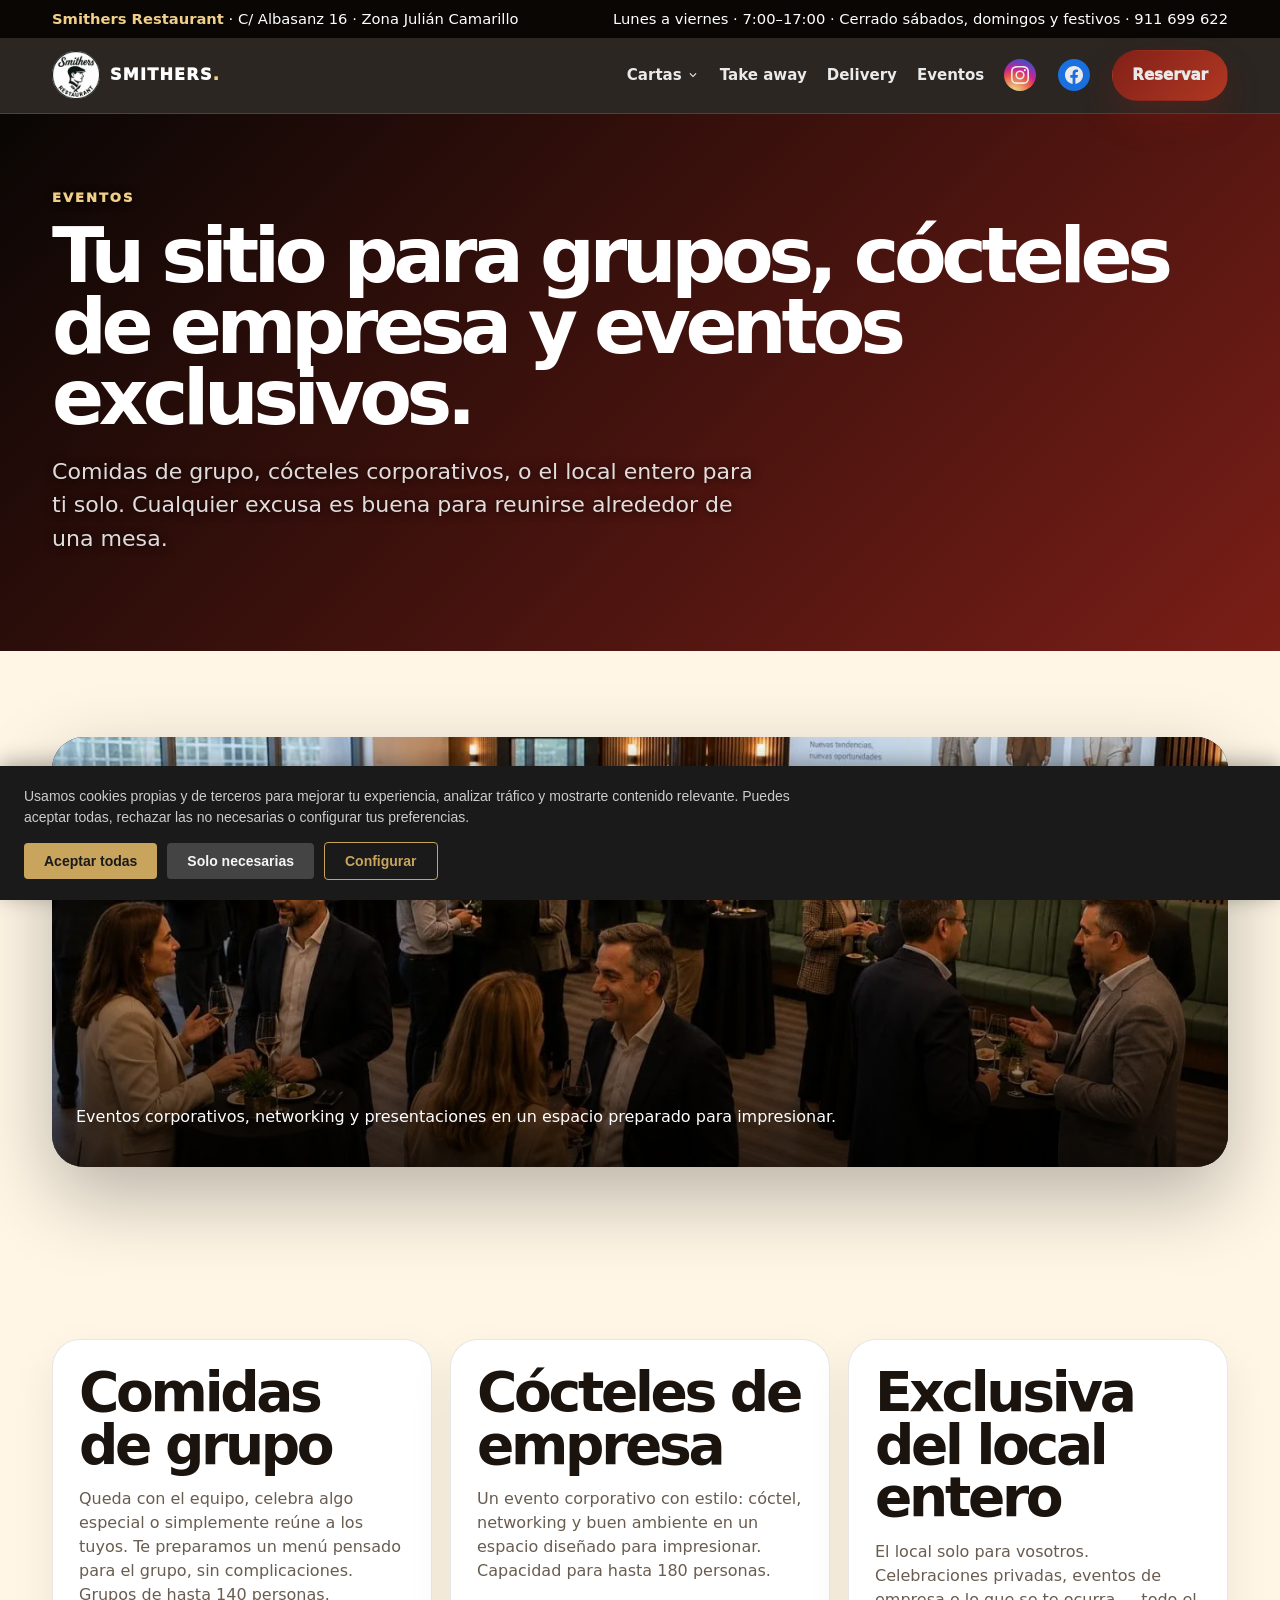
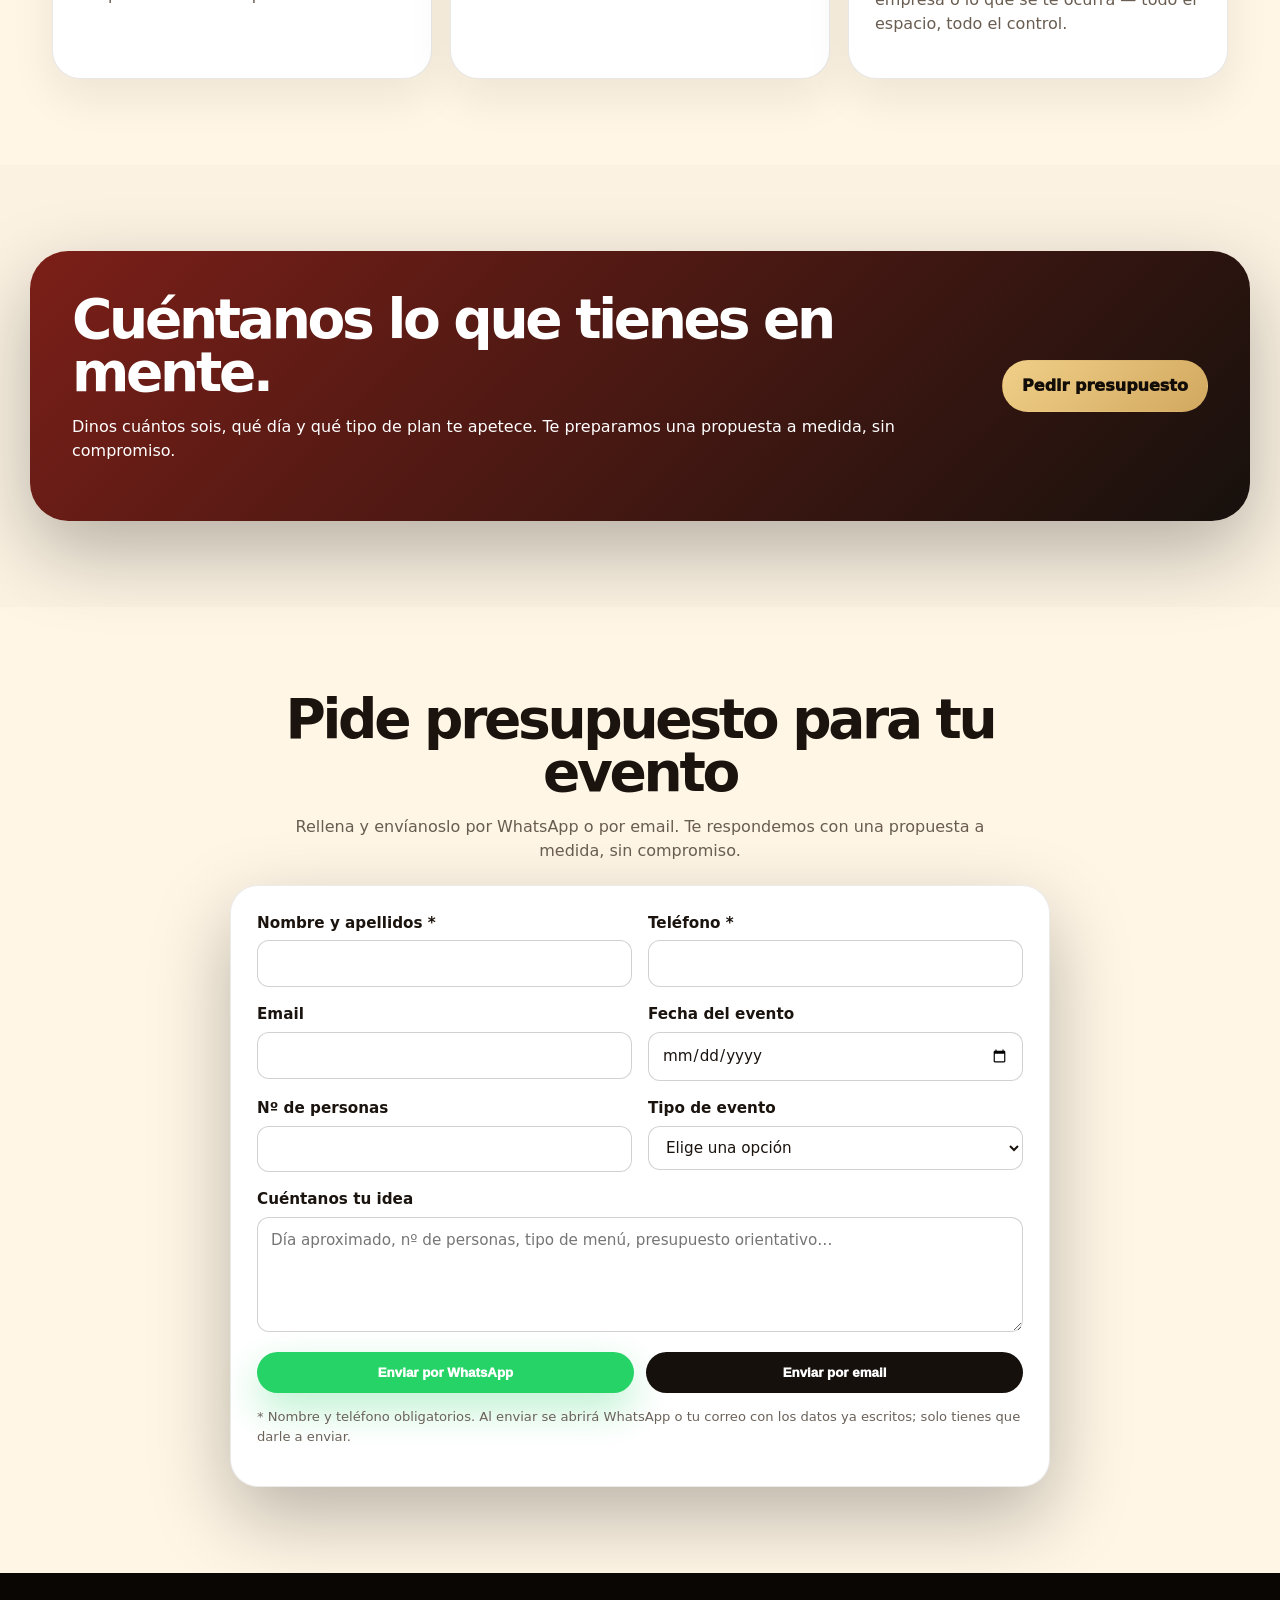
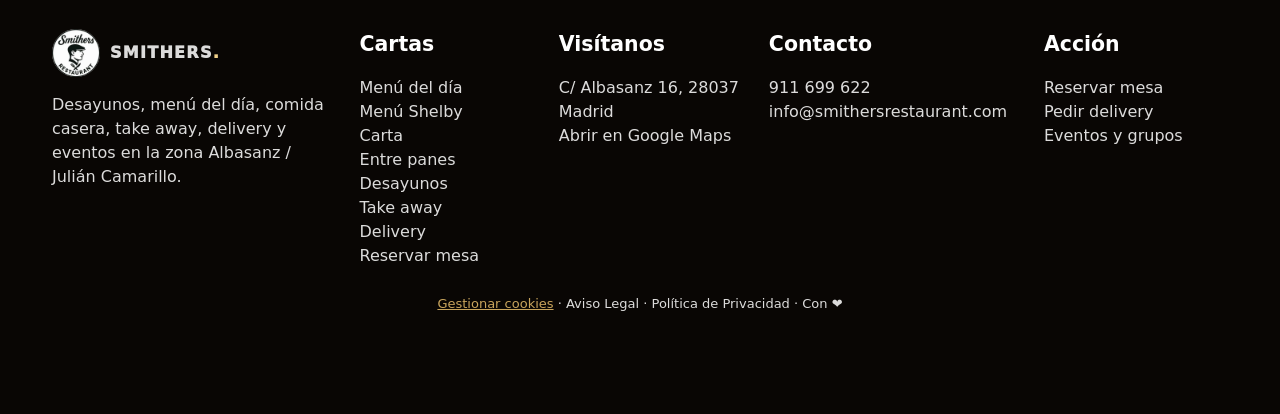
<file: eventos.html>
<!doctype html>
<html lang="es"><head>
<meta charset="utf-8"><meta name="viewport" content="width=device-width,initial-scale=1">
<meta name="google-site-verification" content="fixsy5xoUkfhnbuzR3DekRf675h-kdKtjqOkxfuOkCo" />
<meta name="geo.region" content="ES-MD">
<meta name="geo.placename" content="Madrid">
<meta name="geo.position" content="40.4342;-3.6321">
<meta name="ICBM" content="40.4342, -3.6321">
<title>Eventos y catering en Smithers Restaurant Madrid</title><meta name="description" content="Celebra tu evento en Smithers: grupos hasta 140 personas, cócteles hasta 180. Catering para empresas. Presupuesto sin compromiso.">
<link rel="stylesheet" href="assets/css/premium.css?v=47">
<!-- seo:grafo -->
<script type="application/ld+json">
{
  "@context": "https://schema.org",
  "@graph": [
    {
      "@type": "Organization",
      "@id": "https://www.smithersrestaurant.com/#organizacion",
      "name": "Smithers Restaurant",
      "legalName": "Stewart Avenue S.L.U.",
      "taxID": "B21757919",
      "url": "https://www.smithersrestaurant.com/",
      "logo": {
        "@type": "ImageObject",
        "@id": "https://www.smithersrestaurant.com/#logo",
        "url": "https://www.smithersrestaurant.com/assets/img/logo-smithers.png",
        "contentUrl": "https://www.smithersrestaurant.com/assets/img/logo-smithers.png",
        "width": 96,
        "height": 96,
        "caption": "Smithers Restaurant"
      },
      "image": {
        "@id": "https://www.smithersrestaurant.com/#logo"
      },
      "email": "info@smithersrestaurant.com",
      "telephone": "+34911699622",
      "address": {
        "@type": "PostalAddress",
        "streetAddress": "C/ Albasanz 16",
        "addressLocality": "Madrid",
        "addressRegion": "Comunidad de Madrid",
        "postalCode": "28037",
        "addressCountry": "ES"
      },
      "sameAs": [
        "https://www.instagram.com/smithers_restaurant/",
        "https://www.facebook.com/people/Smithers-Restaurant/61588168375109/",
        "https://www.google.com/maps?cid=17847721193954781420"
      ]
    },
    {
      "@type": "WebSite",
      "@id": "https://www.smithersrestaurant.com/#website",
      "url": "https://www.smithersrestaurant.com/",
      "name": "Smithers Restaurant",
      "description": "Bar y restaurante en C/ Albasanz 16, zona Julian Camarillo, Madrid. Desayunos, menu del dia, carta, take away, delivery y eventos.",
      "inLanguage": "es-ES",
      "publisher": {
        "@id": "https://www.smithersrestaurant.com/#organizacion"
      }
    },
    {
      "@type": [
        "Restaurant",
        "LocalBusiness"
      ],
      "@id": "https://www.smithersrestaurant.com/#restaurant",
      "name": "Smithers Restaurant",
      "alternateName": "Smithers",
      "legalName": "Stewart Avenue S.L.U.",
      "description": "Bar y restaurante de cocina casera en C/ Albasanz 16, zona Julian Camarillo (Madrid). Desayunos desde las 7:00, menu del dia por 16,50 EUR, menu Shelby desde 14,50 EUR, carta, bocadillos, take away, delivery con Glovo y eventos de empresa hasta 180 personas.",
      "slogan": "Comida casera todos los dias en Julian Camarillo",
      "url": "https://www.smithersrestaurant.com/",
      "logo": {
        "@id": "https://www.smithersrestaurant.com/#logo"
      },
      "image": [
        "https://www.smithersrestaurant.com/img/og-smithers.jpg",
        "https://www.smithersrestaurant.com/assets/img/hero-smithers.jpg",
        "https://www.smithersrestaurant.com/assets/img/interior1-gbp.jpg",
        "https://www.smithersrestaurant.com/assets/img/menu-del-dia-mesa.jpg"
      ],
      "telephone": "+34911699622",
      "email": "info@smithersrestaurant.com",
      "parentOrganization": {
        "@id": "https://www.smithersrestaurant.com/#organizacion"
      },
      "servesCuisine": [
        "Cocina casera espanola",
        "Mediterranea",
        "Bar de tapas"
      ],
      "priceRange": "€€",
      "currenciesAccepted": "EUR",
      "paymentAccepted": "Efectivo, Tarjeta de crédito, Tarjeta de débito, Tarjeta restaurante Pluxee, Tarjeta restaurante Edenred, Tarjeta restaurante Déjeuner",
      "isAccessibleForFree": false,
      "publicAccess": true,
      "smokingAllowed": false,
      "knowsLanguage": [
        "es-ES",
        "en"
      ],
      "address": {
        "@type": "PostalAddress",
        "streetAddress": "C/ Albasanz 16",
        "addressLocality": "Madrid",
        "addressRegion": "Comunidad de Madrid",
        "postalCode": "28037",
        "addressCountry": "ES"
      },
      "geo": {
        "@type": "GeoCoordinates",
        "latitude": 40.4342,
        "longitude": -3.6321
      },
      "hasMap": "https://www.google.com/maps?cid=17847721193954781420",
      "areaServed": [
        {
          "@type": "Place",
          "name": "Julian Camarillo, Madrid"
        },
        {
          "@type": "Place",
          "name": "Albasanz, Madrid"
        },
        {
          "@type": "Place",
          "name": "San Blas-Canillejas, Madrid"
        },
        {
          "@type": "Place",
          "name": "Ciudad Lineal, Madrid"
        },
        {
          "@type": "Place",
          "name": "Madrid 28037"
        }
      ],
      "openingHoursSpecification": [
        {
          "@type": "OpeningHoursSpecification",
          "dayOfWeek": [
            "Monday",
            "Tuesday",
            "Wednesday",
            "Thursday",
            "Friday"
          ],
          "opens": "07:00",
          "closes": "17:00"
        }
      ],
      "specialOpeningHoursSpecification": [
        {
          "@type": "OpeningHoursSpecification",
          "dayOfWeek": [
            "Saturday",
            "Sunday"
          ],
          "opens": "00:00",
          "closes": "00:00",
          "description": "Cerrado sabados, domingos y festivos"
        }
      ],
      "amenityFeature": [
        {
          "@type": "LocationFeatureSpecification",
          "name": "Take away",
          "value": true
        },
        {
          "@type": "LocationFeatureSpecification",
          "name": "Servicio a domicilio (Glovo)",
          "value": true
        },
        {
          "@type": "LocationFeatureSpecification",
          "name": "Admite reservas",
          "value": true
        },
        {
          "@type": "LocationFeatureSpecification",
          "name": "Grupos grandes y eventos",
          "value": true
        },
        {
          "@type": "LocationFeatureSpecification",
          "name": "Acepta tarjetas restaurante (Pluxee, Edenred, Déjeuner)",
          "value": true
        },
        {
          "@type": "LocationFeatureSpecification",
          "name": "Aparcamiento en la calle",
          "value": true
        }
      ],
      "publicTransport": "Metro Suanzes (L5) y Ciudad Lineal (L5), a 10-15 minutos andando",
      "hasMenu": [
        {
          "@type": "Menu",
          "@id": "https://www.smithersrestaurant.com/carta",
          "name": "Carta",
          "url": "https://www.smithersrestaurant.com/carta"
        },
        {
          "@type": "Menu",
          "@id": "https://www.smithersrestaurant.com/menu-del-dia",
          "name": "Menu del dia",
          "url": "https://www.smithersrestaurant.com/menu-del-dia"
        },
        {
          "@type": "Menu",
          "@id": "https://www.smithersrestaurant.com/menu-shelby",
          "name": "Menu Shelby",
          "url": "https://www.smithersrestaurant.com/menu-shelby"
        },
        {
          "@type": "Menu",
          "@id": "https://www.smithersrestaurant.com/desayunos",
          "name": "Desayunos",
          "url": "https://www.smithersrestaurant.com/desayunos"
        },
        {
          "@type": "Menu",
          "@id": "https://www.smithersrestaurant.com/entre-panes",
          "name": "Entre panes",
          "url": "https://www.smithersrestaurant.com/entre-panes"
        },
        {
          "@type": "Menu",
          "@id": "https://www.smithersrestaurant.com/take-away",
          "name": "Take away",
          "url": "https://www.smithersrestaurant.com/take-away"
        }
      ],
      "makesOffer": [
        {
          "@type": "Offer",
          "name": "Menu del dia",
          "description": "Primer plato, segundo, postre, pan y bebida",
          "price": "16.50",
          "priceCurrency": "EUR",
          "url": "https://www.smithersrestaurant.com/menu-del-dia",
          "availableAtOrFrom": {
            "@id": "https://www.smithersrestaurant.com/#restaurant"
          }
        },
        {
          "@type": "Offer",
          "name": "Menu Shelby",
          "description": "Plato contundente con bebida",
          "price": "14.50",
          "priceCurrency": "EUR",
          "url": "https://www.smithersrestaurant.com/menu-shelby",
          "availableAtOrFrom": {
            "@id": "https://www.smithersrestaurant.com/#restaurant"
          }
        },
        {
          "@type": "Offer",
          "name": "Menu del dia completo para llevar",
          "description": "Primero, segundo y postre, listo para llevar",
          "price": "15.90",
          "priceCurrency": "EUR",
          "url": "https://www.smithersrestaurant.com/take-away",
          "availableAtOrFrom": {
            "@id": "https://www.smithersrestaurant.com/#restaurant"
          }
        }
      ],
      "aggregateRating": {
        "@type": "AggregateRating",
        "ratingValue": "4.7",
        "reviewCount": "102",
        "bestRating": "5",
        "worstRating": "1"
      },
      "acceptsReservations": "https://reservation.dish.co/widget/hydra-dc9666be-57c5-400c-9de4-417b20578836",
      "keywords": "restaurante Julian Camarillo, menu del dia Albasanz, desayunos Madrid 28037, comida para llevar Albasanz, catering empresas Madrid",
      "sameAs": [
        "https://www.instagram.com/smithers_restaurant/",
        "https://www.facebook.com/people/Smithers-Restaurant/61588168375109/",
        "https://www.google.com/maps?cid=17847721193954781420",
        "https://glovoapp.com/es/es/madrid/stores/smithers-restaurant-madrid"
      ],
      "potentialAction": [
        {
          "@type": "ReserveAction",
          "target": {
            "@type": "EntryPoint",
            "urlTemplate": "https://reservation.dish.co/widget/hydra-dc9666be-57c5-400c-9de4-417b20578836",
            "actionPlatform": [
              "http://schema.org/DesktopWebPlatform",
              "http://schema.org/MobileWebPlatform",
              "http://schema.org/IOSPlatform",
              "http://schema.org/AndroidPlatform"
            ]
          },
          "result": {
            "@type": "Reservation",
            "name": "Reservar mesa"
          }
        },
        {
          "@type": "OrderAction",
          "target": {
            "@type": "EntryPoint",
            "urlTemplate": "https://glovoapp.com/es/es/madrid/stores/smithers-restaurant-madrid",
            "actionPlatform": [
              "http://schema.org/DesktopWebPlatform",
              "http://schema.org/MobileWebPlatform",
              "http://schema.org/IOSPlatform",
              "http://schema.org/AndroidPlatform"
            ]
          },
          "deliveryMethod": "http://purl.org/goodrelations/v1#DeliveryModeOwnFleet",
          "result": {
            "@type": "Order",
            "name": "Pedir delivery con Glovo"
          }
        }
      ]
    },
    {
      "@type": "ItemPage",
      "@id": "https://www.smithersrestaurant.com/eventos#webpage",
      "url": "https://www.smithersrestaurant.com/eventos",
      "name": "Eventos y catering",
      "isPartOf": {
        "@id": "https://www.smithersrestaurant.com/#website"
      },
      "about": {
        "@id": "https://www.smithersrestaurant.com/#restaurant"
      },
      "primaryImageOfPage": {
        "@type": "ImageObject",
        "url": "https://www.smithersrestaurant.com/img/og-eventos.jpg",
        "width": 1200,
        "height": 630
      },
      "inLanguage": "es-ES",
      "datePublished": "2026-07-20",
      "dateModified": "2026-08-25",
      "breadcrumb": {
        "@id": "https://www.smithersrestaurant.com/eventos#breadcrumb"
      },
      "potentialAction": [
        {
          "@type": "ReadAction",
          "target": [
            "https://www.smithersrestaurant.com/eventos"
          ]
        }
      ]
    }
  ]
}
</script>
<!-- /seo:grafo -->
<!-- seo:head-comun -->
<meta name="theme-color" content="#090604">
<meta name="author" content="Smithers Restaurant">
<meta name="format-detection" content="telephone=yes">
<link rel="preconnect" href="https://www.googletagmanager.com" crossorigin>
<link rel="dns-prefetch" href="https://www.google-analytics.com">
<link rel="manifest" href="/site.webmanifest">
<link rel="alternate" hreflang="es-ES" href="https://www.smithersrestaurant.com/eventos">
<link rel="alternate" hreflang="x-default" href="https://www.smithersrestaurant.com/eventos">
<link rel="alternate" type="text/markdown" href="https://www.smithersrestaurant.com/eventos.md" title="Version Markdown para agentes de IA">
<meta property="og:locale" content="es_ES">
<meta property="og:image:width" content="1200">
<meta property="og:image:height" content="630">
<meta property="og:image:type" content="image/jpeg">
<meta property="og:image:alt" content="Eventos y catering de empresa en Smithers Restaurant, Madrid">
<meta name="twitter:image:alt" content="Eventos y catering de empresa en Smithers Restaurant, Madrid">
<!-- /seo:head-comun -->

<meta property="og:title" content="Eventos y catering en Smithers Restaurant Madrid"><meta property="og:description" content="Celebra tu evento en Smithers: grupos hasta 140 personas, cócteles hasta 180. Catering para empresas. Presupuesto sin compromiso."><meta property="og:type" content="website">
<meta property="og:image" content="https://www.smithersrestaurant.com/img/og-eventos.jpg">
<script type="application/ld+json">
{
  "@context": "https://schema.org",
  "@type": "Service",
  "name": "Eventos y catering en Smithers Restaurant",
  "serviceType": "Eventos y catering",
  "provider": {
    "@type": "Restaurant",
    "@id": "https://www.smithersrestaurant.com/#restaurant",
    "name": "Smithers Restaurant",
    "address": {
      "@type": "PostalAddress",
      "streetAddress": "C/ Albasanz 16",
      "addressLocality": "Madrid",
      "postalCode": "28037",
      "addressCountry": "ES"
    },
    "telephone": "+34911699622"
  },
  "areaServed": "Madrid",
  "description": "Celebra tu evento en Smithers: comidas de grupo hasta 140 personas, cócteles corporativos hasta 180. Catering para empresas. Presupuesto sin compromiso.",
  "hasOfferCatalog": {
    "@type": "OfferCatalog",
    "name": "Servicios de eventos",
    "itemListElement": [
      {
        "@type": "Offer",
        "name": "Comidas de grupo hasta 140 personas",
        "description": "Menú personalizado para grupos grandes sin complicaciones"
      },
      {
        "@type": "Offer",
        "name": "Cócteles de empresa hasta 180 personas",
        "description": "Evento corporativo con estilo, networking y catering de calidad"
      },
      {
        "@type": "Offer",
        "name": "Exclusiva del local entero",
        "description": "Todo el espacio para ti: celebraciones privadas y eventos exclusivos"
      }
    ]
  }
}
</script>


<script type="application/ld+json">
{
  "@context": "https://schema.org",
  "@type": "BreadcrumbList",
  "@id": "https://www.smithersrestaurant.com/eventos#breadcrumb",
  "itemListElement": [
    {
      "@type": "ListItem",
      "position": 1,
      "name": "Inicio",
      "item": "https://www.smithersrestaurant.com"
    },
    {
      "@type": "ListItem",
      "position": 2,
      "name": "Eventos",
      "item": "https://www.smithersrestaurant.com/eventos"
    }
  ]
}
</script>
    <link rel="canonical" href="https://www.smithersrestaurant.com/eventos">
    <meta property="og:url" content="https://www.smithersrestaurant.com/eventos">
    <meta property="og:site_name" content="Smithers Restaurant">
    <meta name="twitter:card" content="summary_large_image">
    <meta name="twitter:title" content="Eventos y catering en Smithers Restaurant Madrid">
    <meta name="twitter:description" content="Celebra tu evento en Smithers: grupos hasta 140 personas, cócteles hasta 180. Catering para empresas. Presupuesto sin compromiso.">
    <meta name="twitter:image" content="https://www.smithersrestaurant.com/img/og-eventos.jpg">
    <!-- Google tag (gtag.js) - Google Analytics 4 -->
    <script src="/assets/js/analytics.js?v=47"></script>
    <script async src="https://www.googletagmanager.com/gtag/js?id=G-MG3Y3TKP8M"></script>
            <link rel="icon" type="image/x-icon" href="favicon.ico">
    <link rel="icon" type="image/png" sizes="96x96" href="favicon-96x96.png">
    <link rel="icon" type="image/svg+xml" href="favicon.svg">
    <link rel="apple-touch-icon" href="apple-touch-icon.png">
    <meta name="robots" content="index, follow, max-image-preview:large, max-snippet:-1, max-video-preview:-1">
<style>@media(max-width:930px){nav.nav,.nav{display:none!important}}</style>
</head><body>
<a href="#main-content" class="skip-link">Saltar al contenido principal</a>

<input type="checkbox" id="hamburger-toggle" class="hamburger-checkbox">
<label for="hamburger-toggle" class="hamburger-overlay" aria-hidden="true"></label>
<div class="announce"><div class="wrap"><div><strong>Smithers Restaurant</strong> · C/ Albasanz 16 · Zona Julián Camarillo</div><div>Lunes a viernes · 7:00–17:00 · Cerrado sábados, domingos y festivos · <a href="tel:+34911699622">911 699 622</a></div></div></div>
<nav class="nav"><div class="wrap">
  <a class="brand" href="/"><picture>
  <source srcset="assets/img/logo-smithers.webp" type="image/webp">
  <img src="assets/img/logo-smithers.png" alt="Smithers Restaurant" loading="lazy" width="96" height="96">
</picture><div>Smithers<span>.</span></div></a>
  <div class="links">
    <div class="dropdown"><a class="dropbtn" href="/carta">Cartas<svg width="14" height="14" viewBox="0 0 24 24" fill="currentColor" aria-hidden="true"><path d="M7.41 8.59L12 13.17l4.59-4.58L18 10l-6 6-6-6z"/></svg></a><div class="dropdown-content"><a href="/carta">Carta</a><a href="/menu-del-dia">Menú del día</a><a href="/menu-shelby">Menú Shelby</a><a href="/entre-panes">Entre panes</a><a href="/desayunos">Desayunos</a></div></div><a href="/take-away">Take away</a><a href="/delivery">Delivery</a><a href="/eventos">Eventos</a><a class="btn-social" href="https://www.instagram.com/smithers_restaurant/" target="_blank" rel="noopener" title="Instagram" aria-label="Instagram de Smithers Restaurant"><svg aria-hidden="true" focusable="false" width="18" height="18" viewBox="0 0 24 24" fill="white" aria-hidden="true"><path d="M12 2.163c3.204 0 3.584.012 4.85.07 3.252.148 4.771 1.691 4.919 4.919.058 1.265.069 1.645.069 4.849 0 3.205-.012 3.584-.069 4.849-.149 3.225-1.664 4.771-4.919 4.919-1.266.058-1.644.07-4.85.07-3.204 0-3.584-.012-4.849-.07-3.26-.149-4.771-1.699-4.919-4.92-.058-1.265-.07-1.644-.07-4.849 0-3.204.013-3.583.07-4.849.149-3.227 1.664-4.771 4.919-4.919 1.266-.057 1.645-.069 4.849-.069zM12 0C8.741 0 8.333.014 7.053.072 2.695.272.273 2.69.073 7.052.014 8.333 0 8.741 0 12c0 3.259.014 3.668.072 4.948.2 4.358 2.618 6.78 6.98 6.98C8.333 23.986 8.741 24 12 24c3.259 0 3.668-.014 4.948-.072 4.354-.2 6.782-2.618 6.979-6.98.059-1.28.073-1.689.073-4.948 0-3.259-.014-3.667-.072-4.947-.196-4.354-2.617-6.78-6.979-6.98C15.668.014 15.259 0 12 0zm0 5.838a6.162 6.162 0 1 0 0 12.324 6.162 6.162 0 0 0 0-12.324zM12 16a4 4 0 1 1 0-8 4 4 0 0 1 0 8zm6.406-11.845a1.44 1.44 0 1 0 0 2.881 1.44 1.44 0 0 0 0-2.881z"/></svg></a><a class="btn-social" href="https://www.facebook.com/people/Smithers-Restaurant/61588168375109/" target="_blank" rel="noopener" title="Facebook" aria-label="Facebook de Smithers Restaurant"><svg aria-hidden="true" focusable="false" width="18" height="18" viewBox="0 0 24 24" fill="white" aria-hidden="true"><path d="M24 12.073c0-6.627-5.373-12-12-12s-12 5.373-12 12c0 5.99 4.388 10.954 10.125 11.854v-8.385H7.078v-3.47h3.047V9.43c0-3.007 1.792-4.669 4.533-4.669 1.312 0 2.686.235 2.686.235v2.953H15.83c-1.491 0-1.956.925-1.956 1.874v2.25h3.328l-.532 3.47h-2.796v8.385C19.612 23.027 24 18.062 24 12.073z"/></svg></a>
    <a class="btn red" href="/reservas" data-track="nav_reserva">Reservar</a>
  </div>




</div></nav>
<div class="mobile-nav">
  <a class="brand" href="/"><picture>
  <source srcset="assets/img/logo-smithers.webp" type="image/webp">
  <img src="assets/img/logo-smithers.png" alt="Smithers Restaurant" loading="lazy" width="96" height="96">
</picture><div>Smithers<span>.</span></div></a>
  <div class="mobile-nav-actions">
    <a class="btn-social" href="https://www.instagram.com/smithers_restaurant/" target="_blank" rel="noopener" title="Instagram" aria-label="Instagram de Smithers Restaurant"><svg aria-hidden="true" focusable="false" width="18" height="18" viewBox="0 0 24 24" fill="white"><path d="M12 2.163c3.204 0 3.584.012 4.85.07 3.252.148 4.771 1.691 4.919 4.919.058 1.265.069 1.645.069 4.849 0 3.205-.012 3.584-.069 4.849-.149 3.225-1.664 4.771-4.919 4.919-1.266.058-1.644.07-4.85.07-3.204 0-3.584-.012-4.849-.07-3.26-.149-4.771-1.699-4.919-4.92-.058-1.265-.07-1.644-.07-4.849 0-3.204.013-3.583.07-4.849.149-3.227 1.664-4.771 4.919-4.919 1.266-.057 1.645-.069 4.849-.069zM12 0C8.741 0 8.333.014 7.053.072 2.695.272.273 2.69.073 7.052.014 8.333 0 8.741 0 12c0 3.259.014 3.668.072 4.948.2 4.358 2.618 6.78 6.98 6.98C8.333 23.986 8.741 24 12 24c3.259 0 3.668-.014 4.948-.072 4.354-.2 6.782-2.618 6.979-6.98.059-1.28.073-1.689.073-4.948 0-3.259-.014-3.667-.072-4.947-.196-4.354-2.617-6.78-6.979-6.98C15.668.014 15.259 0 12 0zm0 5.838a6.162 6.162 0 1 0 0 12.324 6.162 6.162 0 0 0 0-12.324zM12 16a4 4 0 1 1 0-8 4 4 0 0 1 0 8zm6.406-11.845a1.44 1.44 0 1 0 0 2.881 1.44 1.44 0 0 0 0-2.881z"/></svg></a>
    <a class="btn-social" href="https://www.facebook.com/people/Smithers-Restaurant/61588168375109/" target="_blank" rel="noopener" title="Facebook" aria-label="Facebook de Smithers Restaurant"><svg aria-hidden="true" focusable="false" width="18" height="18" viewBox="0 0 24 24" fill="white"><path d="M24 12.073c0-6.627-5.373-12-12-12s-12 5.373-12 12c0 5.99 4.388 10.954 10.125 11.854v-8.385H7.078v-3.47h3.047V9.43c0-3.007 1.792-4.669 4.533-4.669 1.312 0 2.686.235 2.686.235v2.953H15.83c-1.491 0-1.956.925-1.956 1.874v2.25h3.328l-.532 3.47h-2.796v8.385C19.612 23.027 24 18.062 24 12.073z"/></svg></a>
    <label for="hamburger-toggle" class="hamburger-btn">
      <span></span><span></span><span></span>
    </label>
  </div>
</div>




<div class="hamburger-content"><label for="hamburger-toggle" class="hamburger-close" aria-label="Cerrar menú">✕</label>
<a href="/">Inicio</a>
<a href="/menu-del-dia">Menú del día</a>
<a href="/menu-shelby">Menú Shelby</a>
<a href="/carta">Carta</a>
<a href="/entre-panes">Entre panes</a>
<a href="/desayunos">Desayunos</a>
<a href="/take-away">Take away</a>
<a href="/delivery">Delivery</a>
<a href="/eventos">Eventos</a>
<a href="/reservas" class="mhn-cta">Reservar</a>
</div>
<main id="main-content">




<header class="page-hero"><div class="wrap"><div class="eyebrow">Eventos</div><h1>Tu sitio para grupos, cócteles de empresa y eventos exclusivos.</h1><p class="lead">Comidas de grupo, cócteles corporativos, o el local entero para ti solo. Cualquier excusa es buena para reunirse alrededor de una mesa.</p></div></header>
<section class="section"><div class="wrap"><div class="photo-card"><picture>
  <source srcset="assets/img/eventos-networking.webp" type="image/webp">
  <img src="assets/img/eventos-networking.jpg" alt="Evento de networking en Smithers Restaurant Madrid" loading="lazy" width="1280" height="853">
</picture><div class="photo-copy"><p>Eventos corporativos, networking y presentaciones en un espacio preparado para impresionar.</p></div></div></div></section>
<section class="section"><div class="wrap cards c3">
 <div class="card"><h2>Comidas de grupo</h2><p class="muted">Queda con el equipo, celebra algo especial o simplemente reúne a los tuyos. Te preparamos un menú pensado para el grupo, sin complicaciones. Grupos de hasta 140 personas.</p></div>
 <div class="card"><h2>Cócteles de empresa</h2><p class="muted">Un evento corporativo con estilo: cóctel, networking y buen ambiente en un espacio diseñado para impresionar. Capacidad para hasta 180 personas.</p></div>
 <div class="card"><h2>Exclusiva del local entero</h2><p class="muted">El local solo para vosotros. Celebraciones privadas, eventos de empresa o lo que se te ocurra — todo el espacio, todo el control.</p></div>
</div></section>
<section class="section paper"><div class="wrap band"><div><h2>Cuéntanos lo que tienes en mente.</h2><p>Dinos cuántos sois, qué día y qué tipo de plan te apetece. Te preparamos una propuesta a medida, sin compromiso.</p></div><a class="btn gold" href="#solicitar-evento">Pedir presupuesto</a></div></section>


<style>
  .ev-head{max-width:720px;margin:0 auto 22px;text-align:center}
  .ev-form{max-width:820px;margin:0 auto;background:#fff;border:1px solid rgba(0,0,0,.08);border-radius:var(--radius);box-shadow:var(--shadow);padding:26px}
  .ev-grid{display:grid;grid-template-columns:1fr 1fr;gap:16px}
  .ev-form label{display:flex;flex-direction:column;font-weight:700;font-size:.95rem;gap:6px;color:#1a130e}
  .ev-form input,.ev-form select,.ev-form textarea{font:inherit;font-weight:400;padding:11px 13px;border:1px solid rgba(0,0,0,.18);border-radius:12px;background:#fff;color:#1a130e;width:100%}
  .ev-form input:focus,.ev-form select:focus,.ev-form textarea:focus{outline:2px solid var(--gold2,#c8a24a);border-color:transparent}
  .ev-full{margin-top:16px;display:flex;flex-direction:column;gap:6px;font-weight:700;color:#1a130e}
  .ev-actions{display:flex;flex-wrap:wrap;gap:12px;margin-top:20px}
  .ev-actions .btn{flex:1;min-width:200px;text-align:center;cursor:pointer;border:0}
  .ev-note{margin-top:14px;font-size:.82rem;color:#6b625a}
  @media(max-width:620px){.ev-grid{grid-template-columns:1fr}.ev-form{padding:20px}}
</style>
<!-- Formulario de solicitud de eventos -->
<section class="section" id="solicitar-evento"><div class="wrap">
  <div class="ev-head">
    <h2>Pide presupuesto para tu evento</h2>
    <p class="muted">Rellena y envíanoslo por WhatsApp o por email. Te respondemos con una propuesta a medida, sin compromiso.</p>
  </div>
  <form id="ev-form" class="ev-form">
    <div class="ev-grid">
      <label>Nombre y apellidos *<input id="ev_nombre" type="text" required autocomplete="name"></label>
      <label>Teléfono *<input id="ev_tel" type="tel" required autocomplete="tel" inputmode="tel"></label>
      <label>Email<input id="ev_email" type="email" autocomplete="email"></label>
      <label>Fecha del evento<input id="ev_fecha" type="date"></label>
      <label>Nº de personas<input id="ev_personas" type="number" min="1" inputmode="numeric"></label>
      <label>Tipo de evento
        <select id="ev_tipo">
          <option value="">Elige una opción</option>
          <option>Comida de empresa</option>
          <option>Cena de empresa</option>
          <option>Cóctel de empresa</option>
          <option>Celebración privada</option>
          <option>Local completo (exclusiva)</option>
          <option>Otro</option>
        </select>
      </label>
    </div>
    <label class="ev-full">Cuéntanos tu idea<textarea id="ev_detalles" rows="4" placeholder="Día aproximado, nº de personas, tipo de menú, presupuesto orientativo…"></textarea></label>
    <div class="ev-actions">
      <button type="button" id="ev_wa" class="btn green">Enviar por WhatsApp</button>
      <button type="button" id="ev_mail" class="btn dark">Enviar por email</button>
    </div>
    <p class="ev-note">* Nombre y teléfono obligatorios. Al enviar se abrirá WhatsApp o tu correo con los datos ya escritos; solo tienes que darle a enviar.</p>
  </form>
</div></section>
<script src="/assets/js/eventos-form.js?v=1" defer></script>
</main>
<footer class="footer"><div class="wrap foot">
  <div><a class="brand" href="/"><picture>
  <source srcset="assets/img/logo-smithers.webp" type="image/webp">
  <img src="assets/img/logo-smithers.png" alt="Smithers Restaurant" loading="lazy" width="96" height="96">
</picture><div>Smithers<span>.</span></div></a><p>Desayunos, menú del día, comida casera, take away, delivery y eventos en la zona Albasanz / Julián Camarillo.</p></div>
  <div class="seo-foot-cartas"><h3>Cartas</h3><p><a href="/menu-del-dia">Menú del día</a><br><a href="/menu-shelby">Menú Shelby</a><br><a href="/carta">Carta</a><br><a href="/entre-panes">Entre panes</a><br><a href="/desayunos">Desayunos</a><br><a href="/take-away">Take away</a><br><a href="/delivery">Delivery</a><br><a href="/reservas">Reservar mesa</a></p></div><div><h3>Visítanos</h3><p>C/ Albasanz 16, 28037 Madrid<br><a href="https://www.google.com/maps/search/?api=1&query=Calle%20de%20Albasanz%2016%2028037%20Madrid">Abrir en Google Maps</a></p></div>
  <div><h3>Contacto</h3><p><a href="tel:+34911699622">911 699 622</a><br><a href="mailto:info@smithersrestaurant.com">info@smithersrestaurant.com</a></p></div>
  <div><h3>Acción</h3><p><a href="/reservas">Reservar mesa</a><br><a href="https://glovoapp.com/es/es/madrid/stores/smithers-restaurant-madrid" target="_blank" rel="noopener">Pedir delivery</a><br><a href="/eventos">Eventos y grupos</a></p></div>
</div>        <p style="text-align:center;margin-top:10px;font-size:13px;"><button type="button" class="cookie-manage-link">Gestionar cookies</button> · <a href="/aviso-legal">Aviso Legal</a> · <a href="/privacidad">Política de Privacidad</a> · Con ❤️</p>
    </footer>
<div class="mobile-actions"><a href="tel:+34911699622" data-track="mobile_llamar">Llamar</a><a href="/reservas" data-track="mobile_reserva">Reservar</a><a href="https://glovoapp.com/es/es/madrid/stores/smithers-restaurant-madrid" target="_blank" rel="noopener" data-track="mobile_delivery">Pedir</a><a href="https://www.google.com/maps/search/?api=1&query=Calle%20de%20Albasanz%2016%2028037%20Madrid" data-track="mobile_mapa">Mapa</a></div>
<script src="/cookies.js" defer></script>
<script src="assets/js/premium.js" defer></script>
<a href="https://wa.me/34624868537" target="_blank" rel="noopener" class="whatsapp-float" title="WhatsApp Smithers" data-track="float_whatsapp" aria-label="Escribir por WhatsApp a Smithers Restaurant"><svg width="30" height="30" viewBox="0 0 24 24" fill="white" aria-hidden="true"><path d="M17.472 14.382c-.297-.149-1.758-.867-2.03-.967-.273-.099-.471-.148-.67.15-.197.297-.767.966-.94 1.164-.173.199-.347.223-.644.075-.297-.15-1.255-.463-2.39-1.475-.883-.788-1.48-1.761-1.653-2.059-.173-.297-.018-.458.13-.606.134-.133.298-.347.446-.52.149-.174.198-.298.298-.497.099-.198.05-.371-.025-.52-.075-.149-.669-1.612-.916-2.207-.242-.579-.487-.5-.669-.51-.173-.008-.371-.01-.57-.01-.198 0-.52.074-.792.372-.272.297-1.04 1.016-1.04 2.479 0 1.462 1.065 2.875 1.213 3.074.149.198 2.096 3.2 5.077 4.487.709.306 1.262.489 1.694.625.712.227 1.36.195 1.871.118.571-.085 1.758-.719 2.006-1.413.248-.694.248-1.289.173-1.413-.074-.124-.272-.198-.57-.347m-5.421 7.403h-.004a9.87 9.87 0 0 1-5.031-1.378l-.361-.214-3.741.982.998-3.648-.235-.374a9.86 9.86 0 0 1-1.51-5.26c.001-5.45 4.436-9.884 9.888-9.884 2.64 0 5.122 1.03 6.988 2.898a9.825 9.825 0 0 1 2.893 6.994c-.003 5.45-4.437 9.884-9.885 9.884m8.413-18.297A11.815 11.815 0 0 0 12.05 0C5.495 0 .16 5.335.157 11.892c0 2.096.547 4.142 1.588 5.945L.057 24l6.305-1.654a11.882 11.882 0 0 0 5.683 1.448h.005c6.554 0 11.89-5.335 11.893-11.893a11.821 11.821 0 0 0-3.48-8.413z"/></svg></a>
</body></html>
</file>
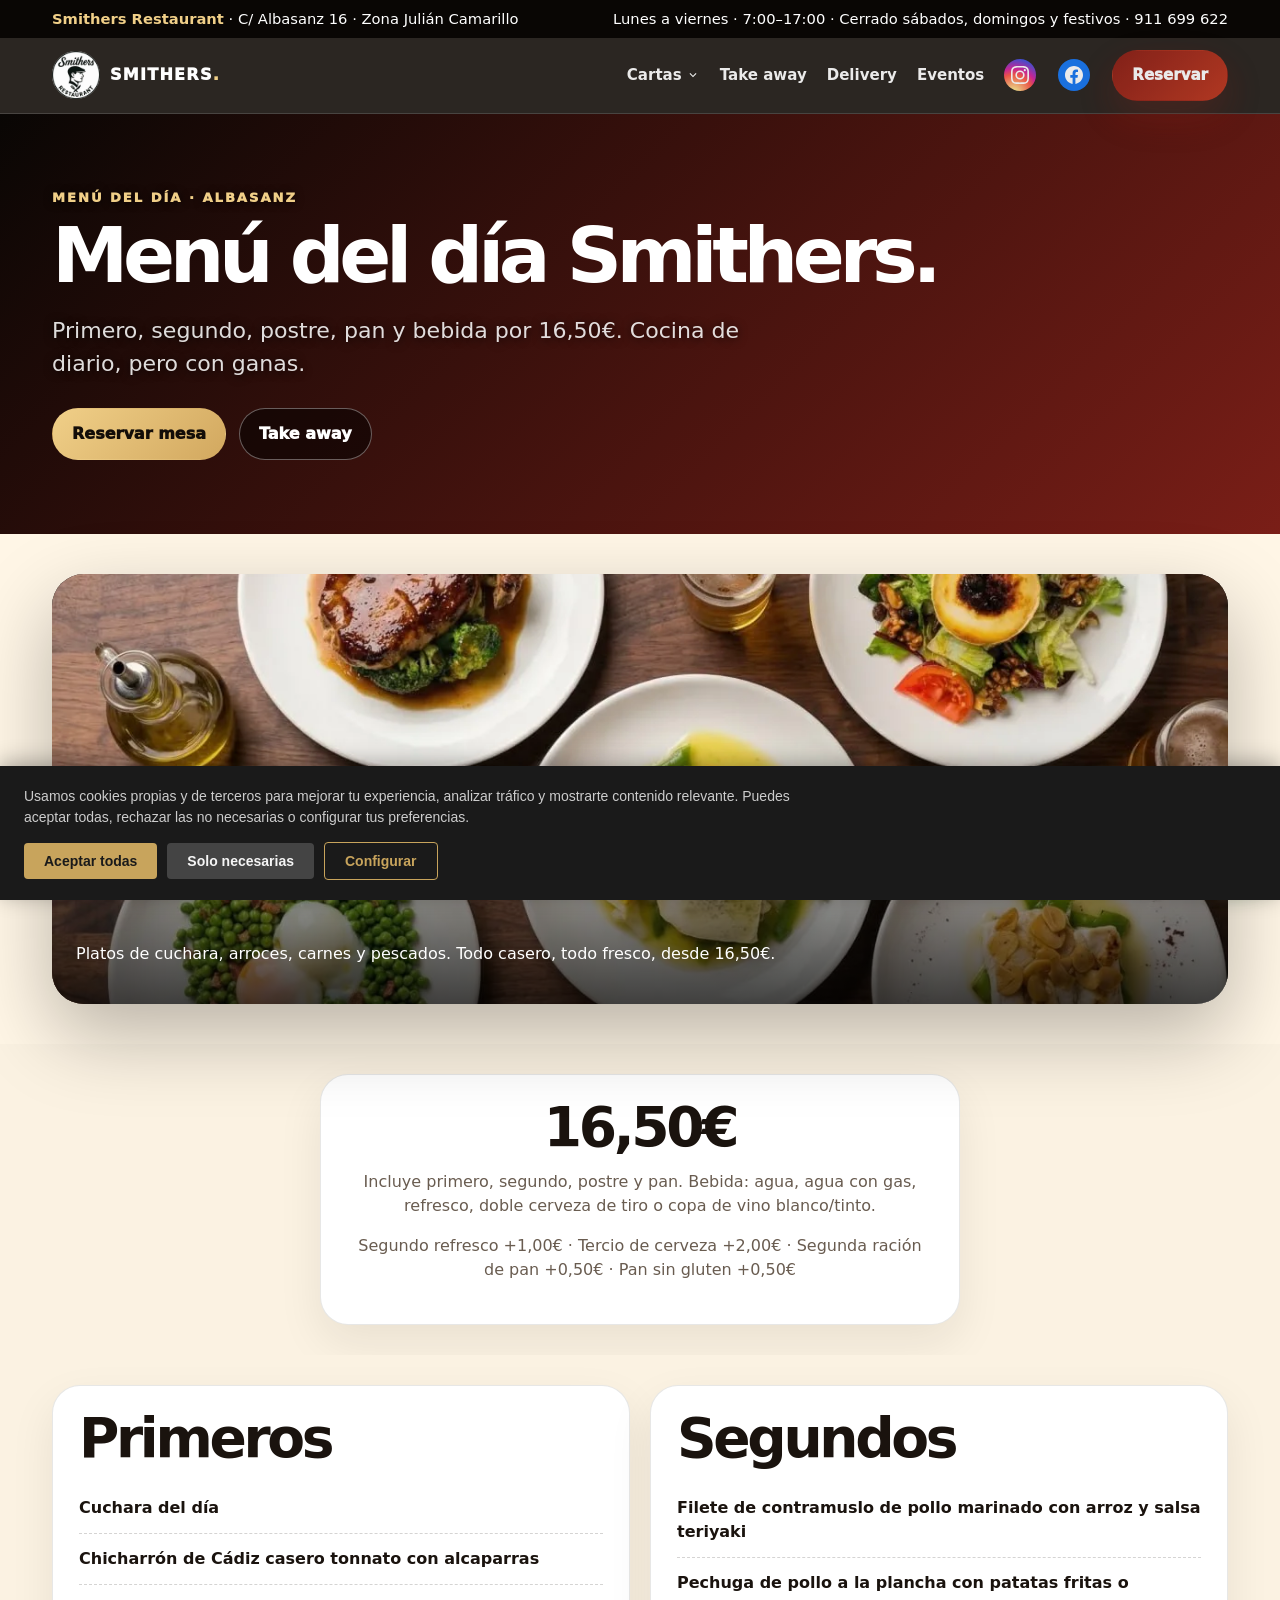
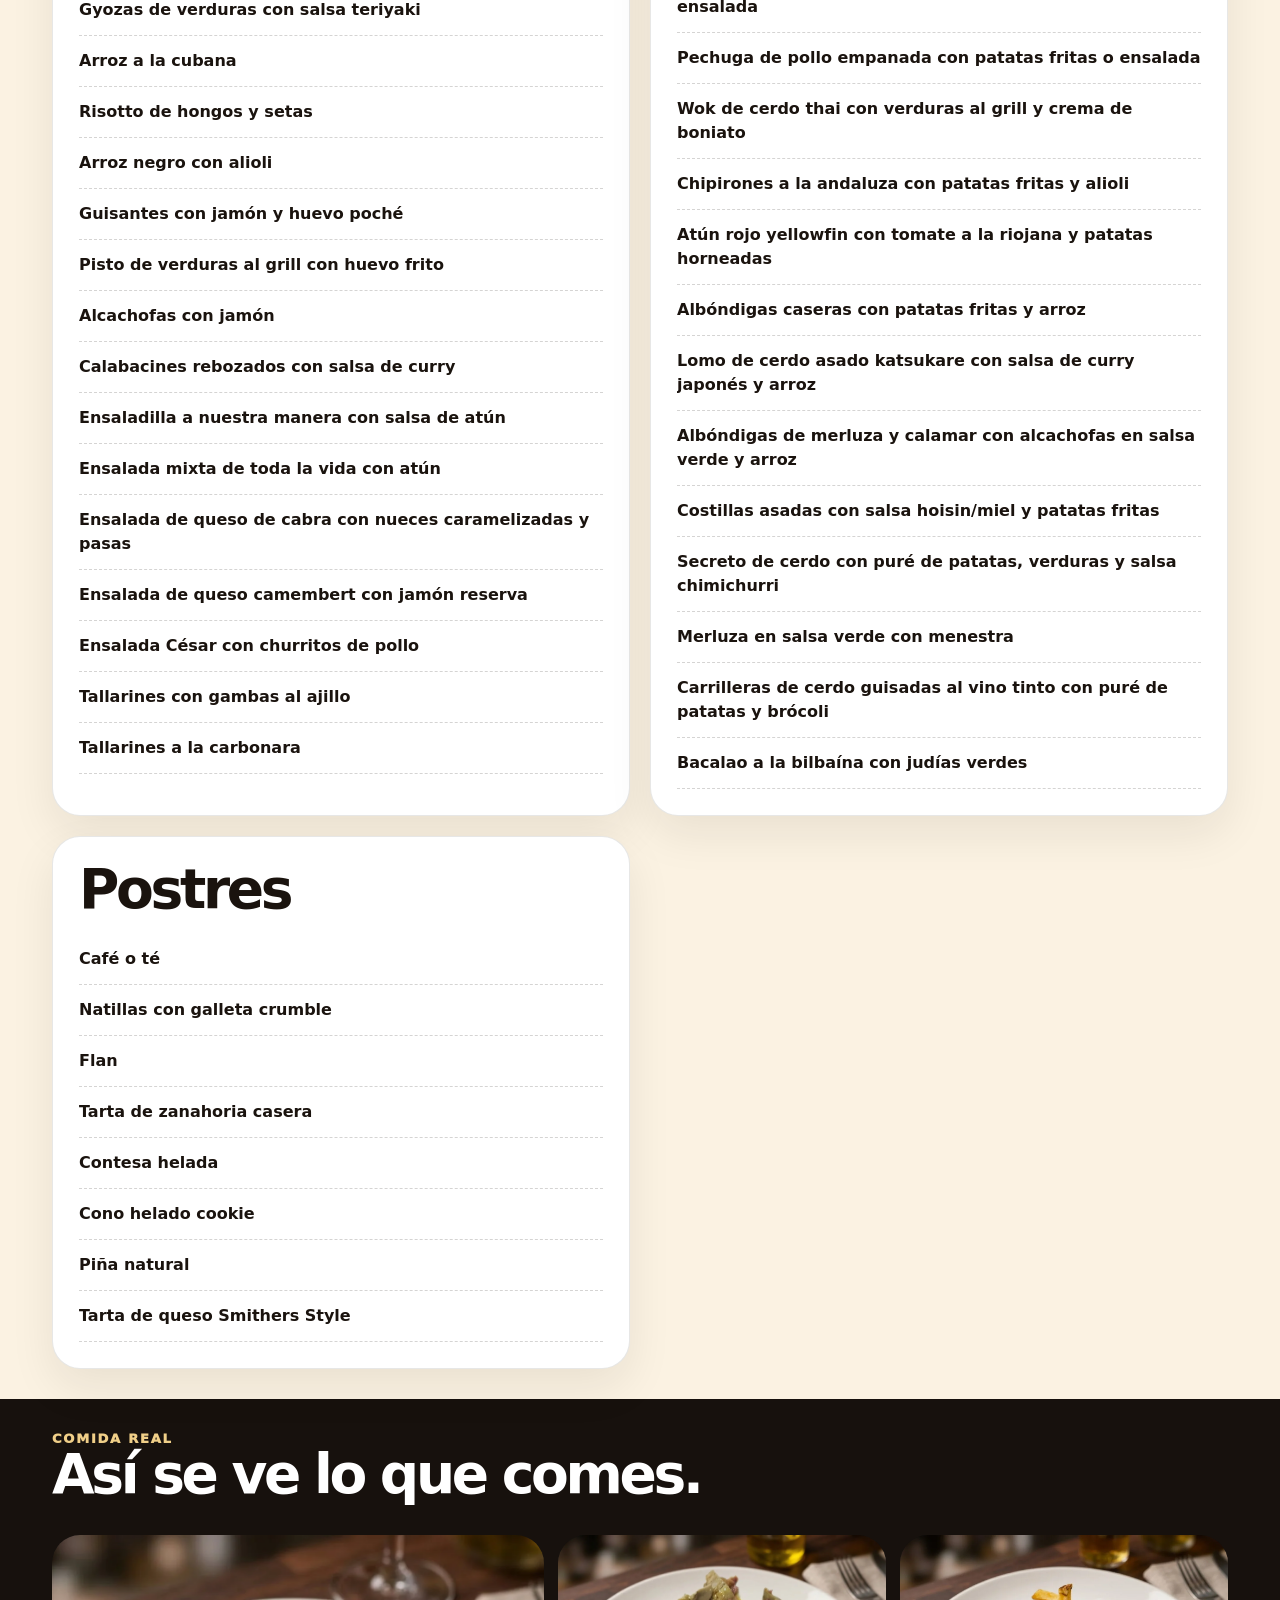
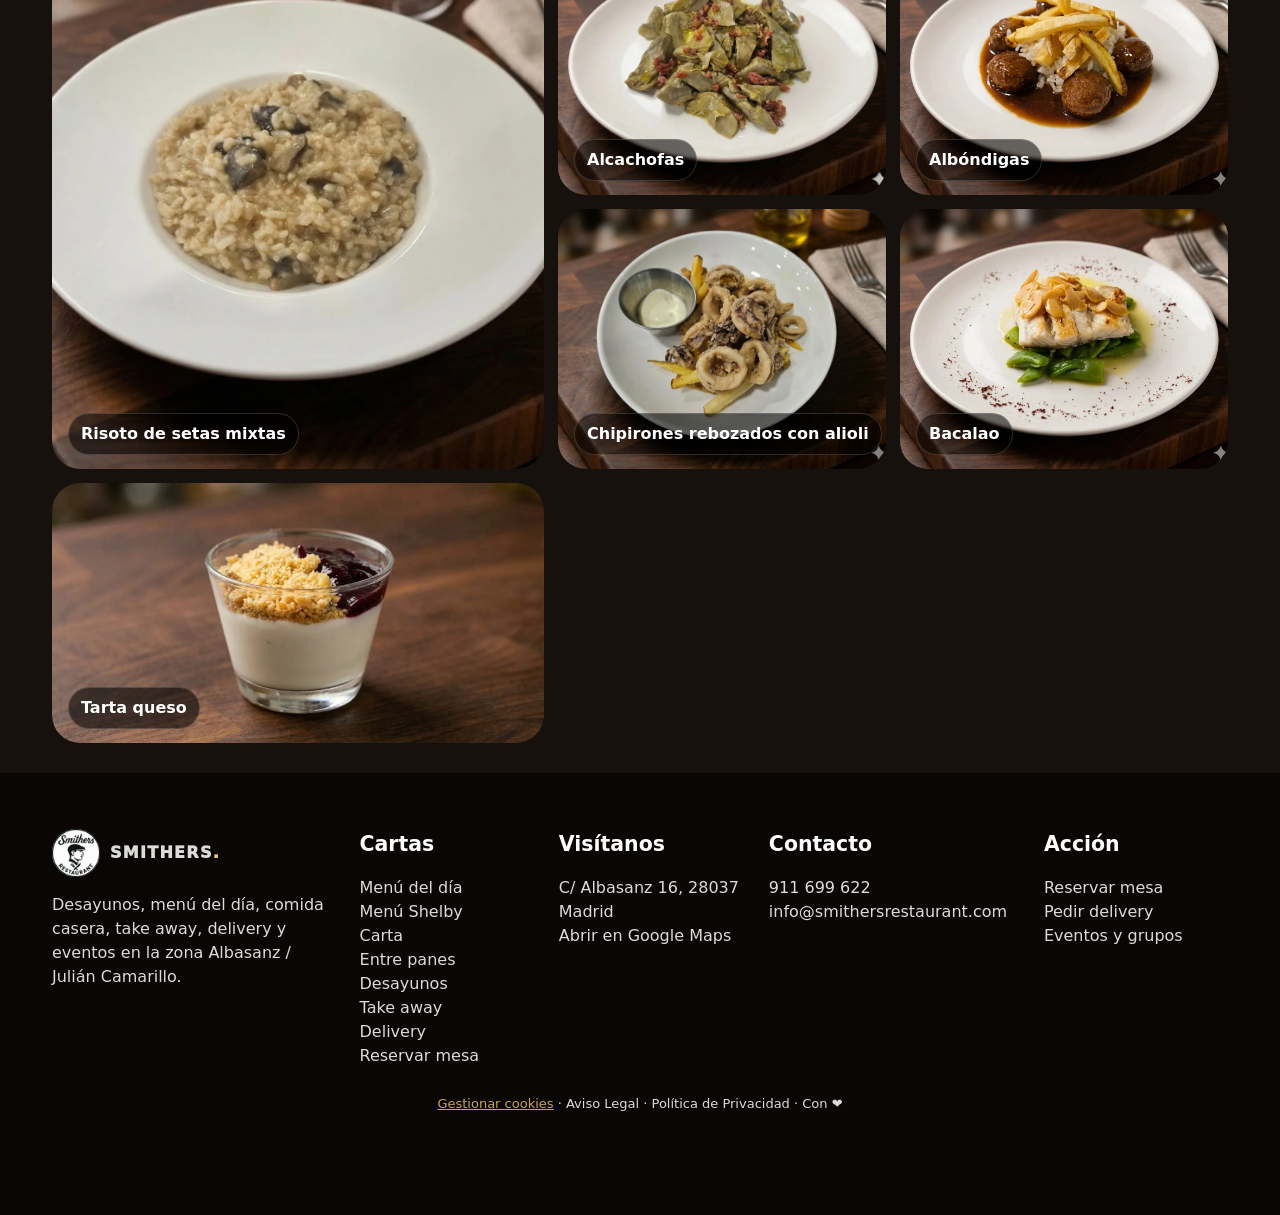
<file: menu-del-dia.html>
<!doctype html>
<html lang="es"><head>
<meta charset="utf-8"><meta name="viewport" content="width=device-width,initial-scale=1">
<meta name="google-site-verification" content="fixsy5xoUkfhnbuzR3DekRf675h-kdKtjqOkxfuOkCo" />
<meta name="geo.region" content="ES-MD">
<meta name="geo.placename" content="Madrid">
<meta name="geo.position" content="40.4342;-3.6321">
<meta name="ICBM" content="40.4342, -3.6321">
<title>Menú del día Smithers | 16,50€ en Madrid</title><meta name="description" content="Menú del día de lunes a viernes por 16,50€ en Smithers. Primer plato, segundo, postre, pan y bebida incluidos. También disponible para llevar.">
<link rel="stylesheet" href="assets/css/premium.css?v=47">
<!-- seo:grafo -->
<script type="application/ld+json">
{
  "@context": "https://schema.org",
  "@graph": [
    {
      "@type": "Organization",
      "@id": "https://www.smithersrestaurant.com/#organizacion",
      "name": "Smithers Restaurant",
      "legalName": "Stewart Avenue S.L.U.",
      "taxID": "B21757919",
      "url": "https://www.smithersrestaurant.com/",
      "logo": {
        "@type": "ImageObject",
        "@id": "https://www.smithersrestaurant.com/#logo",
        "url": "https://www.smithersrestaurant.com/assets/img/logo-smithers.png",
        "contentUrl": "https://www.smithersrestaurant.com/assets/img/logo-smithers.png",
        "width": 96,
        "height": 96,
        "caption": "Smithers Restaurant"
      },
      "image": {
        "@id": "https://www.smithersrestaurant.com/#logo"
      },
      "email": "info@smithersrestaurant.com",
      "telephone": "+34911699622",
      "address": {
        "@type": "PostalAddress",
        "streetAddress": "C/ Albasanz 16",
        "addressLocality": "Madrid",
        "addressRegion": "Comunidad de Madrid",
        "postalCode": "28037",
        "addressCountry": "ES"
      },
      "sameAs": [
        "https://www.instagram.com/smithers_restaurant/",
        "https://www.facebook.com/people/Smithers-Restaurant/61588168375109/",
        "https://www.google.com/maps?cid=17847721193954781420"
      ]
    },
    {
      "@type": "WebSite",
      "@id": "https://www.smithersrestaurant.com/#website",
      "url": "https://www.smithersrestaurant.com/",
      "name": "Smithers Restaurant",
      "description": "Bar y restaurante en C/ Albasanz 16, zona Julian Camarillo, Madrid. Desayunos, menu del dia, carta, take away, delivery y eventos.",
      "inLanguage": "es-ES",
      "publisher": {
        "@id": "https://www.smithersrestaurant.com/#organizacion"
      }
    },
    {
      "@type": [
        "Restaurant",
        "LocalBusiness"
      ],
      "@id": "https://www.smithersrestaurant.com/#restaurant",
      "name": "Smithers Restaurant",
      "alternateName": "Smithers",
      "legalName": "Stewart Avenue S.L.U.",
      "description": "Bar y restaurante de cocina casera en C/ Albasanz 16, zona Julian Camarillo (Madrid). Desayunos desde las 7:00, menu del dia por 16,50 EUR, menu Shelby desde 14,50 EUR, carta, bocadillos, take away, delivery con Glovo y eventos de empresa hasta 180 personas.",
      "slogan": "Comida casera todos los dias en Julian Camarillo",
      "url": "https://www.smithersrestaurant.com/",
      "logo": {
        "@id": "https://www.smithersrestaurant.com/#logo"
      },
      "image": [
        "https://www.smithersrestaurant.com/img/og-smithers.jpg",
        "https://www.smithersrestaurant.com/assets/img/hero-smithers.jpg",
        "https://www.smithersrestaurant.com/assets/img/interior1-gbp.jpg",
        "https://www.smithersrestaurant.com/assets/img/menu-del-dia-mesa.jpg"
      ],
      "telephone": "+34911699622",
      "email": "info@smithersrestaurant.com",
      "parentOrganization": {
        "@id": "https://www.smithersrestaurant.com/#organizacion"
      },
      "servesCuisine": [
        "Cocina casera espanola",
        "Mediterranea",
        "Bar de tapas"
      ],
      "priceRange": "€€",
      "currenciesAccepted": "EUR",
      "paymentAccepted": "Efectivo, Tarjeta de crédito, Tarjeta de débito, Tarjeta restaurante Pluxee, Tarjeta restaurante Edenred, Tarjeta restaurante Déjeuner",
      "isAccessibleForFree": false,
      "publicAccess": true,
      "smokingAllowed": false,
      "knowsLanguage": [
        "es-ES",
        "en"
      ],
      "address": {
        "@type": "PostalAddress",
        "streetAddress": "C/ Albasanz 16",
        "addressLocality": "Madrid",
        "addressRegion": "Comunidad de Madrid",
        "postalCode": "28037",
        "addressCountry": "ES"
      },
      "geo": {
        "@type": "GeoCoordinates",
        "latitude": 40.4342,
        "longitude": -3.6321
      },
      "hasMap": "https://www.google.com/maps?cid=17847721193954781420",
      "areaServed": [
        {
          "@type": "Place",
          "name": "Julian Camarillo, Madrid"
        },
        {
          "@type": "Place",
          "name": "Albasanz, Madrid"
        },
        {
          "@type": "Place",
          "name": "San Blas-Canillejas, Madrid"
        },
        {
          "@type": "Place",
          "name": "Ciudad Lineal, Madrid"
        },
        {
          "@type": "Place",
          "name": "Madrid 28037"
        }
      ],
      "openingHoursSpecification": [
        {
          "@type": "OpeningHoursSpecification",
          "dayOfWeek": [
            "Monday",
            "Tuesday",
            "Wednesday",
            "Thursday",
            "Friday"
          ],
          "opens": "07:00",
          "closes": "17:00"
        }
      ],
      "specialOpeningHoursSpecification": [
        {
          "@type": "OpeningHoursSpecification",
          "dayOfWeek": [
            "Saturday",
            "Sunday"
          ],
          "opens": "00:00",
          "closes": "00:00",
          "description": "Cerrado sabados, domingos y festivos"
        }
      ],
      "amenityFeature": [
        {
          "@type": "LocationFeatureSpecification",
          "name": "Take away",
          "value": true
        },
        {
          "@type": "LocationFeatureSpecification",
          "name": "Servicio a domicilio (Glovo)",
          "value": true
        },
        {
          "@type": "LocationFeatureSpecification",
          "name": "Admite reservas",
          "value": true
        },
        {
          "@type": "LocationFeatureSpecification",
          "name": "Grupos grandes y eventos",
          "value": true
        },
        {
          "@type": "LocationFeatureSpecification",
          "name": "Acepta tarjetas restaurante (Pluxee, Edenred, Déjeuner)",
          "value": true
        },
        {
          "@type": "LocationFeatureSpecification",
          "name": "Aparcamiento en la calle",
          "value": true
        }
      ],
      "publicTransport": "Metro Suanzes (L5) y Ciudad Lineal (L5), a 10-15 minutos andando",
      "hasMenu": [
        {
          "@type": "Menu",
          "@id": "https://www.smithersrestaurant.com/carta",
          "name": "Carta",
          "url": "https://www.smithersrestaurant.com/carta"
        },
        {
          "@type": "Menu",
          "@id": "https://www.smithersrestaurant.com/menu-del-dia",
          "name": "Menu del dia",
          "url": "https://www.smithersrestaurant.com/menu-del-dia"
        },
        {
          "@type": "Menu",
          "@id": "https://www.smithersrestaurant.com/menu-shelby",
          "name": "Menu Shelby",
          "url": "https://www.smithersrestaurant.com/menu-shelby"
        },
        {
          "@type": "Menu",
          "@id": "https://www.smithersrestaurant.com/desayunos",
          "name": "Desayunos",
          "url": "https://www.smithersrestaurant.com/desayunos"
        },
        {
          "@type": "Menu",
          "@id": "https://www.smithersrestaurant.com/entre-panes",
          "name": "Entre panes",
          "url": "https://www.smithersrestaurant.com/entre-panes"
        },
        {
          "@type": "Menu",
          "@id": "https://www.smithersrestaurant.com/take-away",
          "name": "Take away",
          "url": "https://www.smithersrestaurant.com/take-away"
        }
      ],
      "makesOffer": [
        {
          "@type": "Offer",
          "name": "Menu del dia",
          "description": "Primer plato, segundo, postre, pan y bebida",
          "price": "16.50",
          "priceCurrency": "EUR",
          "url": "https://www.smithersrestaurant.com/menu-del-dia",
          "availableAtOrFrom": {
            "@id": "https://www.smithersrestaurant.com/#restaurant"
          }
        },
        {
          "@type": "Offer",
          "name": "Menu Shelby",
          "description": "Plato contundente con bebida",
          "price": "14.50",
          "priceCurrency": "EUR",
          "url": "https://www.smithersrestaurant.com/menu-shelby",
          "availableAtOrFrom": {
            "@id": "https://www.smithersrestaurant.com/#restaurant"
          }
        },
        {
          "@type": "Offer",
          "name": "Menu del dia completo para llevar",
          "description": "Primero, segundo y postre, listo para llevar",
          "price": "15.90",
          "priceCurrency": "EUR",
          "url": "https://www.smithersrestaurant.com/take-away",
          "availableAtOrFrom": {
            "@id": "https://www.smithersrestaurant.com/#restaurant"
          }
        }
      ],
      "aggregateRating": {
        "@type": "AggregateRating",
        "ratingValue": "4.7",
        "reviewCount": "102",
        "bestRating": "5",
        "worstRating": "1"
      },
      "acceptsReservations": "https://reservation.dish.co/widget/hydra-dc9666be-57c5-400c-9de4-417b20578836",
      "keywords": "restaurante Julian Camarillo, menu del dia Albasanz, desayunos Madrid 28037, comida para llevar Albasanz, catering empresas Madrid",
      "sameAs": [
        "https://www.instagram.com/smithers_restaurant/",
        "https://www.facebook.com/people/Smithers-Restaurant/61588168375109/",
        "https://www.google.com/maps?cid=17847721193954781420",
        "https://glovoapp.com/es/es/madrid/stores/smithers-restaurant-madrid"
      ],
      "potentialAction": [
        {
          "@type": "ReserveAction",
          "target": {
            "@type": "EntryPoint",
            "urlTemplate": "https://reservation.dish.co/widget/hydra-dc9666be-57c5-400c-9de4-417b20578836",
            "actionPlatform": [
              "http://schema.org/DesktopWebPlatform",
              "http://schema.org/MobileWebPlatform",
              "http://schema.org/IOSPlatform",
              "http://schema.org/AndroidPlatform"
            ]
          },
          "result": {
            "@type": "Reservation",
            "name": "Reservar mesa"
          }
        },
        {
          "@type": "OrderAction",
          "target": {
            "@type": "EntryPoint",
            "urlTemplate": "https://glovoapp.com/es/es/madrid/stores/smithers-restaurant-madrid",
            "actionPlatform": [
              "http://schema.org/DesktopWebPlatform",
              "http://schema.org/MobileWebPlatform",
              "http://schema.org/IOSPlatform",
              "http://schema.org/AndroidPlatform"
            ]
          },
          "deliveryMethod": "http://purl.org/goodrelations/v1#DeliveryModeOwnFleet",
          "result": {
            "@type": "Order",
            "name": "Pedir delivery con Glovo"
          }
        }
      ]
    },
    {
      "@type": "ItemPage",
      "@id": "https://www.smithersrestaurant.com/menu-del-dia#webpage",
      "url": "https://www.smithersrestaurant.com/menu-del-dia",
      "name": "Menu del dia",
      "isPartOf": {
        "@id": "https://www.smithersrestaurant.com/#website"
      },
      "about": {
        "@id": "https://www.smithersrestaurant.com/#restaurant"
      },
      "primaryImageOfPage": {
        "@type": "ImageObject",
        "url": "https://www.smithersrestaurant.com/img/og-menu-del-dia.jpg",
        "width": 1200,
        "height": 630
      },
      "inLanguage": "es-ES",
      "datePublished": "2026-07-20",
      "dateModified": "2026-08-25",
      "breadcrumb": {
        "@id": "https://www.smithersrestaurant.com/menu-del-dia#breadcrumb"
      },
      "potentialAction": [
        {
          "@type": "ReadAction",
          "target": [
            "https://www.smithersrestaurant.com/menu-del-dia"
          ]
        }
      ]
    }
  ]
}
</script>
<!-- /seo:grafo -->
<!-- seo:head-comun -->
<meta name="theme-color" content="#090604">
<meta name="author" content="Smithers Restaurant">
<meta name="format-detection" content="telephone=yes">
<link rel="preconnect" href="https://www.googletagmanager.com" crossorigin>
<link rel="dns-prefetch" href="https://www.google-analytics.com">
<link rel="manifest" href="/site.webmanifest">
<link rel="alternate" hreflang="es-ES" href="https://www.smithersrestaurant.com/menu-del-dia">
<link rel="alternate" hreflang="x-default" href="https://www.smithersrestaurant.com/menu-del-dia">
<link rel="alternate" type="text/markdown" href="https://www.smithersrestaurant.com/menu-del-dia.md" title="Version Markdown para agentes de IA">
<meta property="og:locale" content="es_ES">
<meta property="og:image:width" content="1200">
<meta property="og:image:height" content="630">
<meta property="og:image:type" content="image/jpeg">
<meta property="og:image:alt" content="Menu del dia de Smithers Restaurant por 16,50 euros">
<meta name="twitter:image:alt" content="Menu del dia de Smithers Restaurant por 16,50 euros">
<!-- /seo:head-comun -->

<meta property="og:title" content="Menú del día Smithers | 16,50€ en Madrid"><meta property="og:description" content="Menú del día de lunes a viernes por 16,50€ en Smithers. Primer plato, segundo, postre, pan y bebida incluidos. También disponible para llevar."><meta property="og:type" content="website">
<meta property="og:image" content="https://www.smithersrestaurant.com/img/og-menu-del-dia.jpg">

<script type="application/ld+json">
{
  "@context": "https://schema.org",
  "@type": "BreadcrumbList",
  "@id": "https://www.smithersrestaurant.com/menu-del-dia#breadcrumb",
  "itemListElement": [
    {
      "@type": "ListItem",
      "position": 1,
      "name": "Inicio",
      "item": "https://www.smithersrestaurant.com"
    },
    {
      "@type": "ListItem",
      "position": 2,
      "name": "Menú del día",
      "item": "https://www.smithersrestaurant.com/menu-del-dia"
    }
  ]
}
</script>
    <link rel="canonical" href="https://www.smithersrestaurant.com/menu-del-dia">
    <meta property="og:url" content="https://www.smithersrestaurant.com/menu-del-dia">
    <meta property="og:site_name" content="Smithers Restaurant">
    <meta name="twitter:card" content="summary_large_image">
    <meta name="twitter:title" content="Menú del día Smithers | 16,50€ en Madrid">
    <meta name="twitter:description" content="Menú del día de lunes a viernes por 16,50€ en Smithers. Primer plato, segundo, postre, pan y bebida incluidos. También disponible para llevar.">
    <meta name="twitter:image" content="https://www.smithersrestaurant.com/img/og-menu-del-dia.jpg">
    <!-- Google tag (gtag.js) - Google Analytics 4 -->
    <script src="/assets/js/analytics.js?v=47"></script>
    <script async src="https://www.googletagmanager.com/gtag/js?id=G-MG3Y3TKP8M"></script>
            <link rel="icon" type="image/x-icon" href="favicon.ico">
    <link rel="icon" type="image/png" sizes="96x96" href="favicon-96x96.png">
    <link rel="icon" type="image/svg+xml" href="favicon.svg">
    <link rel="apple-touch-icon" href="apple-touch-icon.png">
    <meta name="robots" content="index, follow, max-image-preview:large, max-snippet:-1, max-video-preview:-1">
<style>@media(max-width:930px){nav.nav,.nav{display:none!important}}</style>
<script type="application/ld+json">
{
  "@context": "https://schema.org",
  "@type": "Menu",
  "@id": "https://www.smithersrestaurant.com/menu-del-dia",
  "name": "Menú del día Smithers",
  "inLanguage": "es-ES",
  "description": "Menú del día de lunes a viernes por 16,50€. Incluye primero, segundo, postre, pan y bebida (agua, agua con gas, refresco, doble cerveza de tiro o copa de vino). Suplementos: 2º refresco +1,00€, tercio de cerveza +2,00€, 2ª ración de pan +0,50€, pan sin gluten +0,50€.",
  "offers": {
    "@type": "Offer",
    "price": "16.50",
    "priceCurrency": "EUR",
    "description": "Menú completo: primero + segundo + postre + pan + bebida"
  },
  "hasMenuSection": [
    {
      "@type": "MenuSection",
      "name": "Primeros",
      "hasMenuItem": [
        {
          "@type": "MenuItem",
          "name": "Cuchara del día"
        },
        {
          "@type": "MenuItem",
          "name": "Chicharrón de Cádiz casero tonnato con alcaparras"
        },
        {
          "@type": "MenuItem",
          "name": "Gyozas de verduras con salsa teriyaki",
          "image": "https://www.smithersrestaurant.com/assets/img/carta/GYOZAS.jpg"
        },
        {
          "@type": "MenuItem",
          "name": "Arroz a la cubana",
          "image": "https://www.smithersrestaurant.com/assets/img/carta/ARROZ_CUBANA.jpg"
        },
        {
          "@type": "MenuItem",
          "name": "Risotto de hongos y setas",
          "image": "https://www.smithersrestaurant.com/assets/img/carta/RISOTO_DE_SETAS.jpg"
        },
        {
          "@type": "MenuItem",
          "name": "Arroz negro con alioli",
          "image": "https://www.smithersrestaurant.com/assets/img/carta/ARROZ_NEGRO.jpg"
        },
        {
          "@type": "MenuItem",
          "name": "Guisantes con jamón y huevo poché",
          "image": "https://www.smithersrestaurant.com/assets/img/carta/GUISANTES.jpg"
        },
        {
          "@type": "MenuItem",
          "name": "Pisto de verduras al grill con huevo frito",
          "image": "https://www.smithersrestaurant.com/assets/img/carta/PISTO.jpg"
        },
        {
          "@type": "MenuItem",
          "name": "Alcachofas con jamón",
          "image": "https://www.smithersrestaurant.com/assets/img/carta/ALCACHOFAS.jpg"
        },
        {
          "@type": "MenuItem",
          "name": "Calabacines rebozados con salsa de curry",
          "image": "https://www.smithersrestaurant.com/assets/img/carta/CALABACINES_REBOZADOS.jpg"
        },
        {
          "@type": "MenuItem",
          "name": "Ensaladilla a nuestra manera con salsa de atún",
          "image": "https://www.smithersrestaurant.com/assets/img/carta/ENSALADILLA.jpg"
        },
        {
          "@type": "MenuItem",
          "name": "Ensalada mixta de toda la vida con atún",
          "image": "https://www.smithersrestaurant.com/assets/img/carta/ENSALADA_MIXTA.jpg"
        },
        {
          "@type": "MenuItem",
          "name": "Ensalada de queso de cabra con nueces caramelizadas y pasas",
          "image": "https://www.smithersrestaurant.com/assets/img/carta/ENSALADA_QUESO_DE_CABRA.jpg"
        },
        {
          "@type": "MenuItem",
          "name": "Ensalada de queso camembert con jamón reserva"
        },
        {
          "@type": "MenuItem",
          "name": "Ensalada César con churritos de pollo",
          "image": "https://www.smithersrestaurant.com/assets/img/carta/ENSALADA_CESAR.jpg"
        },
        {
          "@type": "MenuItem",
          "name": "Tallarines con gambas al ajillo"
        },
        {
          "@type": "MenuItem",
          "name": "Tallarines a la carbonara",
          "image": "https://www.smithersrestaurant.com/assets/img/carta/TALLARINES_CARBONARA.jpg"
        }
      ],
      "@id": "https://www.smithersrestaurant.com/menu-del-dia#seccion-1"
    },
    {
      "@type": "MenuSection",
      "name": "Segundos",
      "hasMenuItem": [
        {
          "@type": "MenuItem",
          "name": "Filete de contramuslo de pollo marinado con arroz y salsa teriyaki",
          "image": "https://www.smithersrestaurant.com/assets/img/carta/POLLO_TERIYAKI.jpg"
        },
        {
          "@type": "MenuItem",
          "name": "Pechuga de pollo a la plancha con patatas fritas o ensalada",
          "image": "https://www.smithersrestaurant.com/assets/img/carta/POLLO_PLANCHA_FRITAS.jpg"
        },
        {
          "@type": "MenuItem",
          "name": "Pechuga de pollo empanada con patatas fritas o ensalada",
          "image": "https://www.smithersrestaurant.com/assets/img/carta/POLLO_EMPANADO_FRITAS.jpg"
        },
        {
          "@type": "MenuItem",
          "name": "Wok de cerdo thai con verduras al grill y crema de boniato",
          "image": "https://www.smithersrestaurant.com/assets/img/carta/WOK.jpg"
        },
        {
          "@type": "MenuItem",
          "name": "Chipirones a la andaluza con patatas fritas y alioli",
          "image": "https://www.smithersrestaurant.com/assets/img/carta/CHIPIRONES.jpg"
        },
        {
          "@type": "MenuItem",
          "name": "Atún rojo yellowfin con tomate a la riojana y patatas horneadas",
          "image": "https://www.smithersrestaurant.com/assets/img/carta/ATUN.jpg"
        },
        {
          "@type": "MenuItem",
          "name": "Albóndigas caseras con patatas fritas y arroz",
          "image": "https://www.smithersrestaurant.com/assets/img/carta/ALBONDIGAS.jpg"
        },
        {
          "@type": "MenuItem",
          "name": "Lomo de cerdo asado katsukare con salsa de curry japonés y arroz",
          "image": "https://www.smithersrestaurant.com/assets/img/carta/LOMO_KATSU.jpg"
        },
        {
          "@type": "MenuItem",
          "name": "Albóndigas de merluza y calamar con alcachofas en salsa verde y arroz",
          "image": "https://www.smithersrestaurant.com/assets/img/carta/ALBONDIGAS_DE_MERLUZA.jpg"
        },
        {
          "@type": "MenuItem",
          "name": "Costillas asadas con salsa hoisin/miel y patatas fritas",
          "image": "https://www.smithersrestaurant.com/assets/img/carta/COSTILLAS.jpg"
        },
        {
          "@type": "MenuItem",
          "name": "Secreto de cerdo con puré de patatas, verduras y salsa chimichurri",
          "image": "https://www.smithersrestaurant.com/assets/img/carta/SECRETO.jpg"
        },
        {
          "@type": "MenuItem",
          "name": "Merluza en salsa verde con menestra",
          "image": "https://www.smithersrestaurant.com/assets/img/carta/MERLUZA_SALSA_VERDE.jpg"
        },
        {
          "@type": "MenuItem",
          "name": "Carrilleras de cerdo guisadas al vino tinto con puré de patatas y brócoli"
        },
        {
          "@type": "MenuItem",
          "name": "Bacalao a la bilbaína con judías verdes",
          "image": "https://www.smithersrestaurant.com/assets/img/carta/BACALAO.jpg"
        }
      ],
      "@id": "https://www.smithersrestaurant.com/menu-del-dia#seccion-2"
    },
    {
      "@type": "MenuSection",
      "name": "Postres",
      "hasMenuItem": [
        {
          "@type": "MenuItem",
          "name": "Café o té"
        },
        {
          "@type": "MenuItem",
          "name": "Natillas con galleta crumble",
          "image": "https://www.smithersrestaurant.com/assets/img/postres/NATILLAS.jpg"
        },
        {
          "@type": "MenuItem",
          "name": "Flan",
          "image": "https://www.smithersrestaurant.com/assets/img/postres/FLAN_CON_NATA.jpg"
        },
        {
          "@type": "MenuItem",
          "name": "Tarta de zanahoria casera",
          "image": "https://www.smithersrestaurant.com/assets/img/postres/TARTA_DE_ZANAHORIA.jpg"
        },
        {
          "@type": "MenuItem",
          "name": "Contesa helada"
        },
        {
          "@type": "MenuItem",
          "name": "Cono helado cookie"
        },
        {
          "@type": "MenuItem",
          "name": "Piña natural",
          "image": "https://www.smithersrestaurant.com/assets/img/postres/PINA.jpg"
        },
        {
          "@type": "MenuItem",
          "name": "Tarta de queso Smithers Style",
          "image": "https://www.smithersrestaurant.com/assets/img/postres/TARTA_QUESO.jpg"
        }
      ],
      "@id": "https://www.smithersrestaurant.com/menu-del-dia#seccion-3"
    }
  ],
  "url": "https://www.smithersrestaurant.com/menu-del-dia",
  "provider": {
    "@id": "https://www.smithersrestaurant.com/#restaurant"
  },
  "mainEntityOfPage": {
    "@id": "https://www.smithersrestaurant.com/menu-del-dia#webpage"
  }
}
</script>
</head><body>
<a href="#main-content" class="skip-link">Saltar al contenido principal</a>

<input type="checkbox" id="hamburger-toggle" class="hamburger-checkbox">
<label for="hamburger-toggle" class="hamburger-overlay" aria-hidden="true"></label>
<div class="announce"><div class="wrap"><div><strong>Smithers Restaurant</strong> · C/ Albasanz 16 · Zona Julián Camarillo</div><div>Lunes a viernes · 7:00–17:00 · Cerrado sábados, domingos y festivos · <a href="tel:+34911699622">911 699 622</a></div></div></div>
<nav class="nav"><div class="wrap">
  <a class="brand" href="/"><picture>
  <source srcset="assets/img/logo-smithers.webp" type="image/webp">
  <img src="assets/img/logo-smithers.png" alt="Smithers Restaurant" loading="lazy" width="96" height="96">
</picture><div>Smithers<span>.</span></div></a>
  <div class="links">
    <div class="dropdown"><a class="dropbtn" href="/carta">Cartas<svg width="14" height="14" viewBox="0 0 24 24" fill="currentColor" aria-hidden="true"><path d="M7.41 8.59L12 13.17l4.59-4.58L18 10l-6 6-6-6z"/></svg></a><div class="dropdown-content"><a href="/carta">Carta</a><a href="/menu-del-dia">Menú del día</a><a href="/menu-shelby">Menú Shelby</a><a href="/entre-panes">Entre panes</a><a href="/desayunos">Desayunos</a></div></div><a href="/take-away">Take away</a><a href="/delivery">Delivery</a><a href="/eventos">Eventos</a><a class="btn-social" href="https://www.instagram.com/smithers_restaurant/" target="_blank" rel="noopener" title="Instagram" aria-label="Instagram de Smithers Restaurant"><svg aria-hidden="true" focusable="false" width="18" height="18" viewBox="0 0 24 24" fill="white" aria-hidden="true"><path d="M12 2.163c3.204 0 3.584.012 4.85.07 3.252.148 4.771 1.691 4.919 4.919.058 1.265.069 1.645.069 4.849 0 3.205-.012 3.584-.069 4.849-.149 3.225-1.664 4.771-4.919 4.919-1.266.058-1.644.07-4.85.07-3.204 0-3.584-.012-4.849-.07-3.26-.149-4.771-1.699-4.919-4.92-.058-1.265-.07-1.644-.07-4.849 0-3.204.013-3.583.07-4.849.149-3.227 1.664-4.771 4.919-4.919 1.266-.057 1.645-.069 4.849-.069zM12 0C8.741 0 8.333.014 7.053.072 2.695.272.273 2.69.073 7.052.014 8.333 0 8.741 0 12c0 3.259.014 3.668.072 4.948.2 4.358 2.618 6.78 6.98 6.98C8.333 23.986 8.741 24 12 24c3.259 0 3.668-.014 4.948-.072 4.354-.2 6.782-2.618 6.979-6.98.059-1.28.073-1.689.073-4.948 0-3.259-.014-3.667-.072-4.947-.196-4.354-2.617-6.78-6.979-6.98C15.668.014 15.259 0 12 0zm0 5.838a6.162 6.162 0 1 0 0 12.324 6.162 6.162 0 0 0 0-12.324zM12 16a4 4 0 1 1 0-8 4 4 0 0 1 0 8zm6.406-11.845a1.44 1.44 0 1 0 0 2.881 1.44 1.44 0 0 0 0-2.881z"/></svg></a><a class="btn-social" href="https://www.facebook.com/people/Smithers-Restaurant/61588168375109/" target="_blank" rel="noopener" title="Facebook" aria-label="Facebook de Smithers Restaurant"><svg aria-hidden="true" focusable="false" width="18" height="18" viewBox="0 0 24 24" fill="white" aria-hidden="true"><path d="M24 12.073c0-6.627-5.373-12-12-12s-12 5.373-12 12c0 5.99 4.388 10.954 10.125 11.854v-8.385H7.078v-3.47h3.047V9.43c0-3.007 1.792-4.669 4.533-4.669 1.312 0 2.686.235 2.686.235v2.953H15.83c-1.491 0-1.956.925-1.956 1.874v2.25h3.328l-.532 3.47h-2.796v8.385C19.612 23.027 24 18.062 24 12.073z"/></svg></a>
    <a class="btn red" href="/reservas" data-track="nav_reserva">Reservar</a>
  </div>




</div></nav>
<div class="mobile-nav">
  <a class="brand" href="/"><picture>
  <source srcset="assets/img/logo-smithers.webp" type="image/webp">
  <img src="assets/img/logo-smithers.png" alt="Smithers Restaurant" loading="lazy" width="96" height="96">
</picture><div>Smithers<span>.</span></div></a>
  <div class="mobile-nav-actions">
    <a class="btn-social" href="https://www.instagram.com/smithers_restaurant/" target="_blank" rel="noopener" title="Instagram" aria-label="Instagram de Smithers Restaurant"><svg aria-hidden="true" focusable="false" width="18" height="18" viewBox="0 0 24 24" fill="white"><path d="M12 2.163c3.204 0 3.584.012 4.85.07 3.252.148 4.771 1.691 4.919 4.919.058 1.265.069 1.645.069 4.849 0 3.205-.012 3.584-.069 4.849-.149 3.225-1.664 4.771-4.919 4.919-1.266.058-1.644.07-4.85.07-3.204 0-3.584-.012-4.849-.07-3.26-.149-4.771-1.699-4.919-4.92-.058-1.265-.07-1.644-.07-4.849 0-3.204.013-3.583.07-4.849.149-3.227 1.664-4.771 4.919-4.919 1.266-.057 1.645-.069 4.849-.069zM12 0C8.741 0 8.333.014 7.053.072 2.695.272.273 2.69.073 7.052.014 8.333 0 8.741 0 12c0 3.259.014 3.668.072 4.948.2 4.358 2.618 6.78 6.98 6.98C8.333 23.986 8.741 24 12 24c3.259 0 3.668-.014 4.948-.072 4.354-.2 6.782-2.618 6.979-6.98.059-1.28.073-1.689.073-4.948 0-3.259-.014-3.667-.072-4.947-.196-4.354-2.617-6.78-6.979-6.98C15.668.014 15.259 0 12 0zm0 5.838a6.162 6.162 0 1 0 0 12.324 6.162 6.162 0 0 0 0-12.324zM12 16a4 4 0 1 1 0-8 4 4 0 0 1 0 8zm6.406-11.845a1.44 1.44 0 1 0 0 2.881 1.44 1.44 0 0 0 0-2.881z"/></svg></a>
    <a class="btn-social" href="https://www.facebook.com/people/Smithers-Restaurant/61588168375109/" target="_blank" rel="noopener" title="Facebook" aria-label="Facebook de Smithers Restaurant"><svg aria-hidden="true" focusable="false" width="18" height="18" viewBox="0 0 24 24" fill="white"><path d="M24 12.073c0-6.627-5.373-12-12-12s-12 5.373-12 12c0 5.99 4.388 10.954 10.125 11.854v-8.385H7.078v-3.47h3.047V9.43c0-3.007 1.792-4.669 4.533-4.669 1.312 0 2.686.235 2.686.235v2.953H15.83c-1.491 0-1.956.925-1.956 1.874v2.25h3.328l-.532 3.47h-2.796v8.385C19.612 23.027 24 18.062 24 12.073z"/></svg></a>
    <label for="hamburger-toggle" class="hamburger-btn">
      <span></span><span></span><span></span>
    </label>
  </div>
</div>




<div class="hamburger-content"><label for="hamburger-toggle" class="hamburger-close" aria-label="Cerrar menú">✕</label>
<a href="/">Inicio</a>
<a href="/menu-del-dia">Menú del día</a>
<a href="/menu-shelby">Menú Shelby</a>
<a href="/carta">Carta</a>
<a href="/entre-panes">Entre panes</a>
<a href="/desayunos">Desayunos</a>
<a href="/take-away">Take away</a>
<a href="/delivery">Delivery</a>
<a href="/eventos">Eventos</a>
<a href="/reservas" class="mhn-cta">Reservar</a>
</div>
<main id="main-content">




<header class="page-hero"><div class="wrap"><div class="eyebrow">Menú del día · Albasanz</div><h1>Menú del día Smithers.</h1><p class="lead">Primero, segundo, postre, pan y bebida por 16,50€. Cocina de diario, pero con ganas.</p><div class="hero-actions"><a class="btn gold" href="/reservas">Reservar mesa</a><a class="btn ghost" href="/take-away">Take away</a></div></div></header>
<section class="section" style="padding:40px 0"><div class="wrap">
  <div class="photo-card"><picture>
  <source srcset="assets/img/menu-del-dia-mesa.webp" type="image/webp">
  <picture><source srcset="assets/img/menu-del-dia-mesa.webp" type="image/webp"><img src="assets/img/menu-del-dia-mesa.jpg" alt="Menú del día Smithers" loading="lazy" width="1280" height="959"></picture>
</picture><div class="photo-copy"><p>Platos de cuchara, arroces, carnes y pescados. Todo casero, todo fresco, desde 16,50€.</p></div></div>
</div></section>
<section class="section paper" style="padding:30px 0"><div class="wrap"><div class="card" style="text-align:center;max-width:640px;margin:0 auto"><h2>16,50€</h2><p class="muted">Incluye primero, segundo, postre y pan. Bebida: agua, agua con gas, refresco, doble cerveza de tiro o copa de vino blanco/tinto.</p><p class="muted">Segundo refresco +1,00€ · Tercio de cerveza +2,00€ · Segunda ración de pan +0,50€ · Pan sin gluten +0,50€</p></div></div></section>
<section class="section paper" style="padding:30px 0"><div class="wrap menu-grid">
  <div class="card"><h2>Primeros</h2><div class="menu-list">
<div class="menu-item"><strong>Cuchara del día</strong></div>
<div class="menu-item"><strong>Chicharrón de Cádiz casero tonnato con alcaparras</strong></div>
<div class="menu-item"><strong>Gyozas de verduras con salsa teriyaki</strong></div>
<div class="menu-item"><strong>Arroz a la cubana</strong></div>
<div class="menu-item"><strong>Risotto de hongos y setas</strong></div>
<div class="menu-item"><strong>Arroz negro con alioli</strong></div>
<div class="menu-item"><strong>Guisantes con jamón y huevo poché</strong></div>
<div class="menu-item"><strong>Pisto de verduras al grill con huevo frito</strong></div>
<div class="menu-item"><strong>Alcachofas con jamón</strong></div>
<div class="menu-item"><strong>Calabacines rebozados con salsa de curry</strong></div>
<div class="menu-item"><strong>Ensaladilla a nuestra manera con salsa de atún</strong></div>
<div class="menu-item"><strong>Ensalada mixta de toda la vida con atún</strong></div>
<div class="menu-item"><strong>Ensalada de queso de cabra con nueces caramelizadas y pasas</strong></div>
<div class="menu-item"><strong>Ensalada de queso camembert con jamón reserva</strong></div>
<div class="menu-item"><strong>Ensalada César con churritos de pollo</strong></div>
<div class="menu-item"><strong>Tallarines con gambas al ajillo</strong></div>
<div class="menu-item"><strong>Tallarines a la carbonara</strong></div>
</div></div>
  <div class="card"><h2>Segundos</h2><div class="menu-list">
<div class="menu-item"><strong>Filete de contramuslo de pollo marinado con arroz y salsa teriyaki</strong></div>
<div class="menu-item"><strong>Pechuga de pollo a la plancha con patatas fritas o ensalada</strong></div>
<div class="menu-item"><strong>Pechuga de pollo empanada con patatas fritas o ensalada</strong></div>
<div class="menu-item"><strong>Wok de cerdo thai con verduras al grill y crema de boniato</strong></div>
<div class="menu-item"><strong>Chipirones a la andaluza con patatas fritas y alioli</strong></div>
<div class="menu-item"><strong>Atún rojo yellowfin con tomate a la riojana y patatas horneadas</strong></div>
<div class="menu-item"><strong>Albóndigas caseras con patatas fritas y arroz</strong></div>
<div class="menu-item"><strong>Lomo de cerdo asado katsukare con salsa de curry japonés y arroz</strong></div>
<div class="menu-item"><strong>Albóndigas de merluza y calamar con alcachofas en salsa verde y arroz</strong></div>
<div class="menu-item"><strong>Costillas asadas con salsa hoisin/miel y patatas fritas</strong></div>
<div class="menu-item"><strong>Secreto de cerdo con puré de patatas, verduras y salsa chimichurri</strong></div>
<div class="menu-item"><strong>Merluza en salsa verde con menestra</strong></div>
<div class="menu-item"><strong>Carrilleras de cerdo guisadas al vino tinto con puré de patatas y brócoli</strong></div>
<div class="menu-item"><strong>Bacalao a la bilbaína con judías verdes</strong></div>
</div></div>
  <div class="card"><h2>Postres</h2><div class="menu-list">
<div class="menu-item"><strong>Café o té</strong></div>
<div class="menu-item"><strong>Natillas con galleta crumble</strong></div>
<div class="menu-item"><strong>Flan</strong></div>
<div class="menu-item"><strong>Tarta de zanahoria casera</strong></div>
<div class="menu-item"><strong>Contesa helada</strong></div>
<div class="menu-item"><strong>Cono helado cookie</strong></div>
<div class="menu-item"><strong>Piña natural</strong></div>
<div class="menu-item"><strong>Tarta de queso Smithers Style</strong></div>
</div></div>
</div></section>

<section class="section dark" style="padding:30px 0"><div class="wrap"><div class="section-head"><div><div class="kicker">Comida real</div><h2>Así se ve lo que comes.</h2></div></div>
  <div class="gallery">
    <figure><picture>
  <source srcset="assets/img/carta/RISOTO_DE_SETAS.webp" type="image/webp">
  <img src="assets/img/carta/RISOTO_DE_SETAS.jpg" alt="Risoto de setas mixtas Smithers" loading="lazy" width="1600" height="1200">
</picture><figcaption>Risoto de setas mixtas</figcaption></figure>
    <figure><picture>
  <source srcset="assets/img/carta/ALCACHOFAS.webp" type="image/webp">
  <img src="assets/img/carta/ALCACHOFAS.jpg" alt="Alcachofas Smithers Restaurant Madrid" loading="lazy" width="1600" height="1200">
</picture><figcaption>Alcachofas</figcaption></figure>
    <figure><picture>
  <source srcset="assets/img/carta/ALBONDIGAS.webp" type="image/webp">
  <img src="assets/img/carta/ALBONDIGAS.jpg" alt="Albóndigas Smithers Restaurant Madrid" loading="lazy" width="1195" height="896">
</picture><figcaption>Albóndigas</figcaption></figure>
    <figure><picture>
  <source srcset="assets/img/carta/CHIPIRONES.webp" type="image/webp">
  <img src="assets/img/carta/CHIPIRONES.jpg" alt="Chipirones rebozados con alioli Smithers" loading="lazy" width="1600" height="1200">
</picture><figcaption>Chipirones rebozados con alioli</figcaption></figure>
    <figure><picture>
  <source srcset="assets/img/carta/BACALAO.webp" type="image/webp">
  <img src="assets/img/carta/BACALAO.jpg" alt="Bacalao Smithers Restaurant Madrid" loading="lazy" width="1195" height="896">
</picture><figcaption>Bacalao</figcaption></figure>
    <figure><picture>
  <source srcset="assets/img/postres/TARTA_QUESO.webp" type="image/webp">
  <img src="assets/img/postres/TARTA_QUESO.jpg" alt="Tarta de queso Smithers Restaurant Madrid" loading="lazy" width="1600" height="1200">
</picture><figcaption>Tarta queso</figcaption></figure>
  </div>
</div></section>


</main>
<footer class="footer"><div class="wrap foot">
  <div><a class="brand" href="/"><picture>
  <source srcset="assets/img/logo-smithers.webp" type="image/webp">
  <img src="assets/img/logo-smithers.png" alt="Smithers Restaurant" loading="lazy" width="96" height="96">
</picture><div>Smithers<span>.</span></div></a><p>Desayunos, menú del día, comida casera, take away, delivery y eventos en la zona Albasanz / Julián Camarillo.</p></div>
  <div class="seo-foot-cartas"><h3>Cartas</h3><p><a href="/menu-del-dia">Menú del día</a><br><a href="/menu-shelby">Menú Shelby</a><br><a href="/carta">Carta</a><br><a href="/entre-panes">Entre panes</a><br><a href="/desayunos">Desayunos</a><br><a href="/take-away">Take away</a><br><a href="/delivery">Delivery</a><br><a href="/reservas">Reservar mesa</a></p></div><div><h3>Visítanos</h3><p>C/ Albasanz 16, 28037 Madrid<br><a href="https://www.google.com/maps/search/?api=1&query=Calle%20de%20Albasanz%2016%2028037%20Madrid">Abrir en Google Maps</a></p></div>
  <div><h3>Contacto</h3><p><a href="tel:+34911699622">911 699 622</a><br><a href="mailto:info@smithersrestaurant.com">info@smithersrestaurant.com</a></p></div>
  <div><h3>Acción</h3><p><a href="/reservas">Reservar mesa</a><br><a href="https://glovoapp.com/es/es/madrid/stores/smithers-restaurant-madrid" target="_blank" rel="noopener">Pedir delivery</a><br><a href="/eventos">Eventos y grupos</a></p></div>
</div>        <p style="text-align:center;margin-top:10px;font-size:13px;"><button type="button" class="cookie-manage-link">Gestionar cookies</button> · <a href="/aviso-legal">Aviso Legal</a> · <a href="/privacidad">Política de Privacidad</a> · Con ❤️</p>
    </footer>
<div class="mobile-actions"><a href="tel:+34911699622" data-track="mobile_llamar">Llamar</a><a href="/reservas" data-track="mobile_reserva">Reservar</a><a href="https://glovoapp.com/es/es/madrid/stores/smithers-restaurant-madrid" target="_blank" rel="noopener" data-track="mobile_delivery">Pedir</a><a href="https://www.google.com/maps/search/?api=1&query=Calle%20de%20Albasanz%2016%2028037%20Madrid" data-track="mobile_mapa">Mapa</a></div>
<script src="/cookies.js" defer></script>
<script src="assets/js/premium.js" defer></script>
<a href="https://wa.me/34624868537" target="_blank" rel="noopener" class="whatsapp-float" title="WhatsApp Smithers" data-track="float_whatsapp" aria-label="Escribir por WhatsApp a Smithers Restaurant"><svg width="30" height="30" viewBox="0 0 24 24" fill="white" aria-hidden="true"><path d="M17.472 14.382c-.297-.149-1.758-.867-2.03-.967-.273-.099-.471-.148-.67.15-.197.297-.767.966-.94 1.164-.173.199-.347.223-.644.075-.297-.15-1.255-.463-2.39-1.475-.883-.788-1.48-1.761-1.653-2.059-.173-.297-.018-.458.13-.606.134-.133.298-.347.446-.52.149-.174.198-.298.298-.497.099-.198.05-.371-.025-.52-.075-.149-.669-1.612-.916-2.207-.242-.579-.487-.5-.669-.51-.173-.008-.371-.01-.57-.01-.198 0-.52.074-.792.372-.272.297-1.04 1.016-1.04 2.479 0 1.462 1.065 2.875 1.213 3.074.149.198 2.096 3.2 5.077 4.487.709.306 1.262.489 1.694.625.712.227 1.36.195 1.871.118.571-.085 1.758-.719 2.006-1.413.248-.694.248-1.289.173-1.413-.074-.124-.272-.198-.57-.347m-5.421 7.403h-.004a9.87 9.87 0 0 1-5.031-1.378l-.361-.214-3.741.982.998-3.648-.235-.374a9.86 9.86 0 0 1-1.51-5.26c.001-5.45 4.436-9.884 9.888-9.884 2.64 0 5.122 1.03 6.988 2.898a9.825 9.825 0 0 1 2.893 6.994c-.003 5.45-4.437 9.884-9.885 9.884m8.413-18.297A11.815 11.815 0 0 0 12.05 0C5.495 0 .16 5.335.157 11.892c0 2.096.547 4.142 1.588 5.945L.057 24l6.305-1.654a11.882 11.882 0 0 0 5.683 1.448h.005c6.554 0 11.89-5.335 11.893-11.893a11.821 11.821 0 0 0-3.48-8.413z"/></svg></a>
</body></html>
</file>
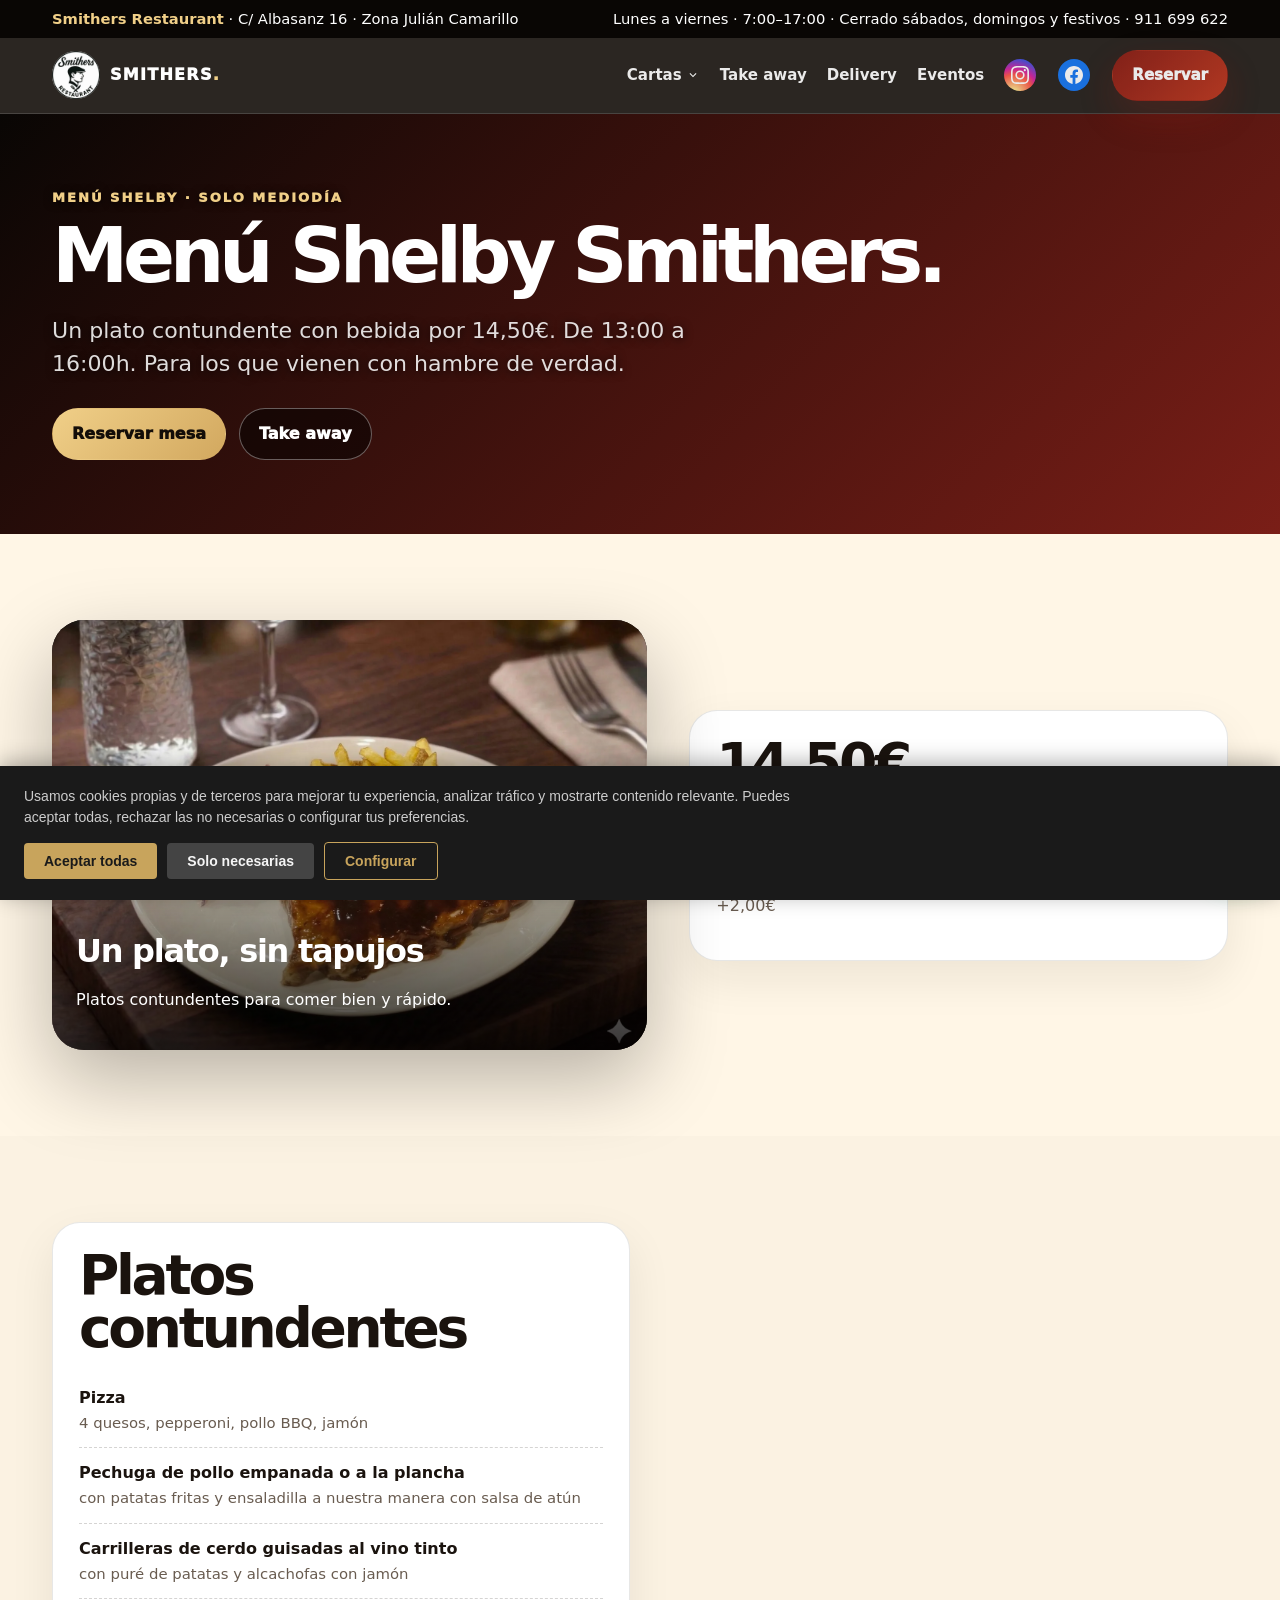
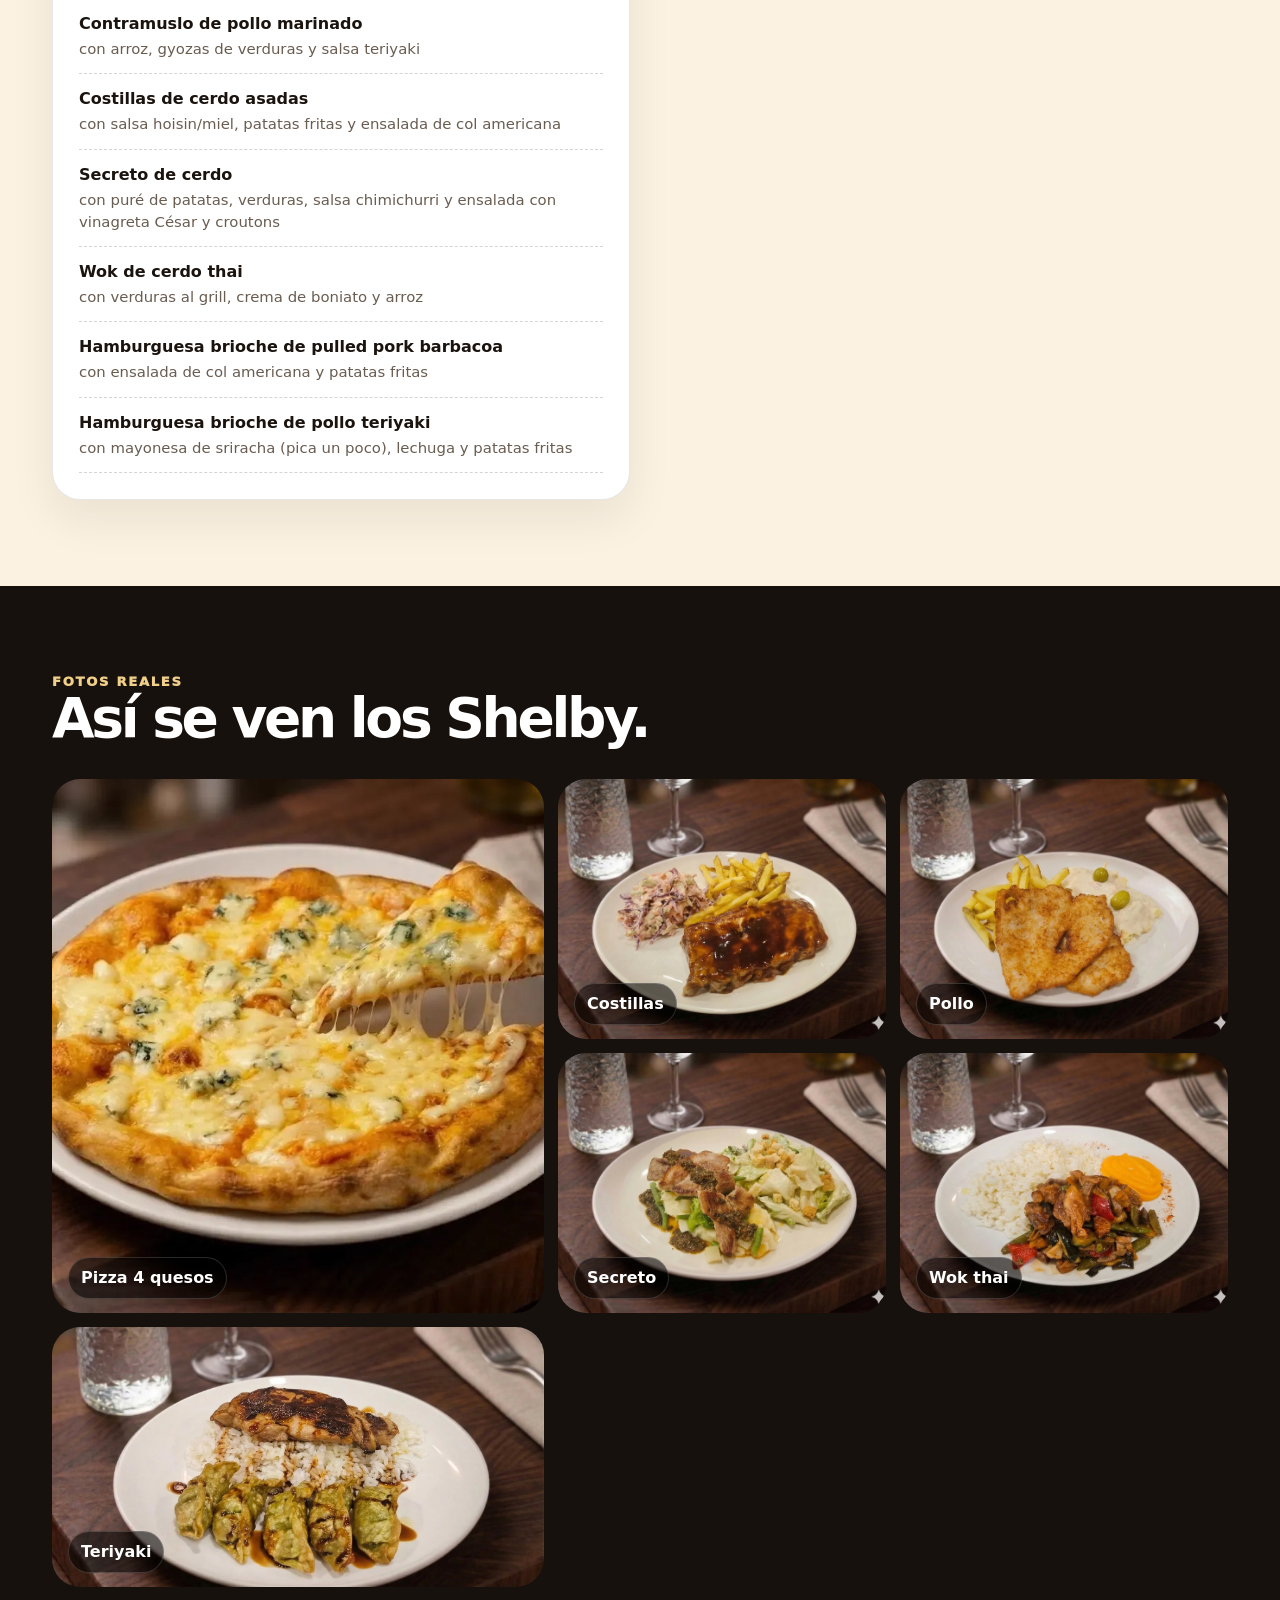
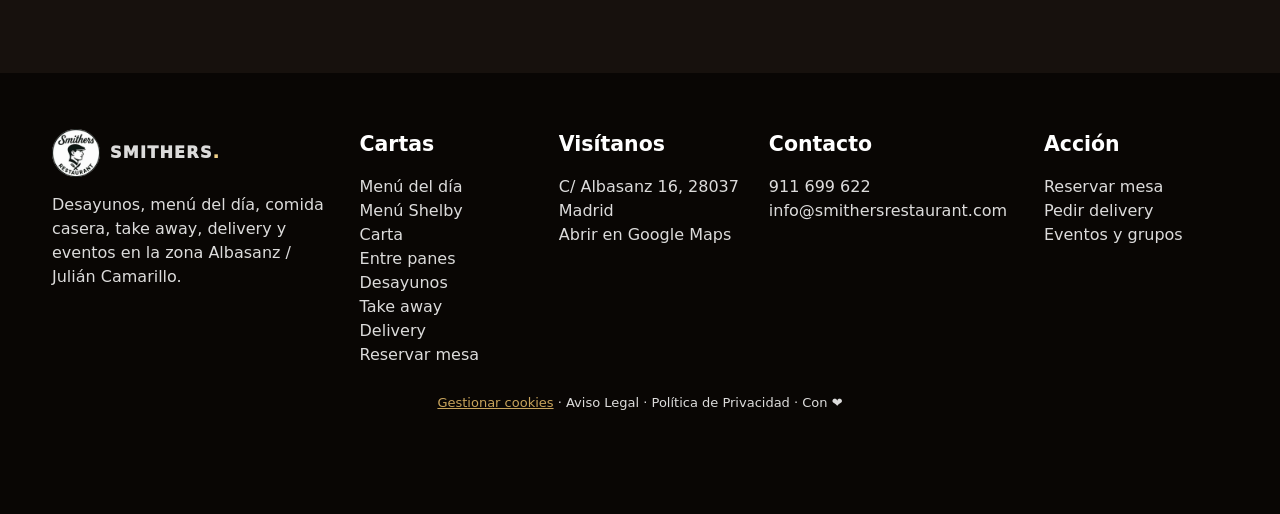
<file: menu-shelby.html>
<!doctype html>
<html lang="es"><head>
<meta charset="utf-8"><meta name="viewport" content="width=device-width,initial-scale=1">
<meta name="google-site-verification" content="fixsy5xoUkfhnbuzR3DekRf675h-kdKtjqOkxfuOkCo" />
<meta name="geo.region" content="ES-MD">
<meta name="geo.placename" content="Madrid">
<meta name="geo.position" content="40.4342;-3.6321">
<meta name="ICBM" content="40.4342, -3.6321">
<title>Menú Shelby Smithers | 14,50€ en Madrid</title><meta name="description" content="Menú Shelby desde 14,50€. Un plato contundente con bebida. La mejor relación calidad-precio de Julián Camarillo.">
<link rel="stylesheet" href="assets/css/premium.css?v=47">
<!-- seo:grafo -->
<script type="application/ld+json">
{
  "@context": "https://schema.org",
  "@graph": [
    {
      "@type": "Organization",
      "@id": "https://www.smithersrestaurant.com/#organizacion",
      "name": "Smithers Restaurant",
      "legalName": "Stewart Avenue S.L.U.",
      "taxID": "B21757919",
      "url": "https://www.smithersrestaurant.com/",
      "logo": {
        "@type": "ImageObject",
        "@id": "https://www.smithersrestaurant.com/#logo",
        "url": "https://www.smithersrestaurant.com/assets/img/logo-smithers.png",
        "contentUrl": "https://www.smithersrestaurant.com/assets/img/logo-smithers.png",
        "width": 96,
        "height": 96,
        "caption": "Smithers Restaurant"
      },
      "image": {
        "@id": "https://www.smithersrestaurant.com/#logo"
      },
      "email": "info@smithersrestaurant.com",
      "telephone": "+34911699622",
      "address": {
        "@type": "PostalAddress",
        "streetAddress": "C/ Albasanz 16",
        "addressLocality": "Madrid",
        "addressRegion": "Comunidad de Madrid",
        "postalCode": "28037",
        "addressCountry": "ES"
      },
      "sameAs": [
        "https://www.instagram.com/smithers_restaurant/",
        "https://www.facebook.com/people/Smithers-Restaurant/61588168375109/",
        "https://www.google.com/maps?cid=17847721193954781420"
      ]
    },
    {
      "@type": "WebSite",
      "@id": "https://www.smithersrestaurant.com/#website",
      "url": "https://www.smithersrestaurant.com/",
      "name": "Smithers Restaurant",
      "description": "Bar y restaurante en C/ Albasanz 16, zona Julian Camarillo, Madrid. Desayunos, menu del dia, carta, take away, delivery y eventos.",
      "inLanguage": "es-ES",
      "publisher": {
        "@id": "https://www.smithersrestaurant.com/#organizacion"
      }
    },
    {
      "@type": [
        "Restaurant",
        "LocalBusiness"
      ],
      "@id": "https://www.smithersrestaurant.com/#restaurant",
      "name": "Smithers Restaurant",
      "alternateName": "Smithers",
      "legalName": "Stewart Avenue S.L.U.",
      "description": "Bar y restaurante de cocina casera en C/ Albasanz 16, zona Julian Camarillo (Madrid). Desayunos desde las 7:00, menu del dia por 16,50 EUR, menu Shelby desde 14,50 EUR, carta, bocadillos, take away, delivery con Glovo y eventos de empresa hasta 180 personas.",
      "slogan": "Comida casera todos los dias en Julian Camarillo",
      "url": "https://www.smithersrestaurant.com/",
      "logo": {
        "@id": "https://www.smithersrestaurant.com/#logo"
      },
      "image": [
        "https://www.smithersrestaurant.com/img/og-smithers.jpg",
        "https://www.smithersrestaurant.com/assets/img/hero-smithers.jpg",
        "https://www.smithersrestaurant.com/assets/img/interior1-gbp.jpg",
        "https://www.smithersrestaurant.com/assets/img/menu-del-dia-mesa.jpg"
      ],
      "telephone": "+34911699622",
      "email": "info@smithersrestaurant.com",
      "parentOrganization": {
        "@id": "https://www.smithersrestaurant.com/#organizacion"
      },
      "servesCuisine": [
        "Cocina casera espanola",
        "Mediterranea",
        "Bar de tapas"
      ],
      "priceRange": "€€",
      "currenciesAccepted": "EUR",
      "paymentAccepted": "Efectivo, Tarjeta de crédito, Tarjeta de débito, Tarjeta restaurante Pluxee, Tarjeta restaurante Edenred, Tarjeta restaurante Déjeuner",
      "isAccessibleForFree": false,
      "publicAccess": true,
      "smokingAllowed": false,
      "knowsLanguage": [
        "es-ES",
        "en"
      ],
      "address": {
        "@type": "PostalAddress",
        "streetAddress": "C/ Albasanz 16",
        "addressLocality": "Madrid",
        "addressRegion": "Comunidad de Madrid",
        "postalCode": "28037",
        "addressCountry": "ES"
      },
      "geo": {
        "@type": "GeoCoordinates",
        "latitude": 40.4342,
        "longitude": -3.6321
      },
      "hasMap": "https://www.google.com/maps?cid=17847721193954781420",
      "areaServed": [
        {
          "@type": "Place",
          "name": "Julian Camarillo, Madrid"
        },
        {
          "@type": "Place",
          "name": "Albasanz, Madrid"
        },
        {
          "@type": "Place",
          "name": "San Blas-Canillejas, Madrid"
        },
        {
          "@type": "Place",
          "name": "Ciudad Lineal, Madrid"
        },
        {
          "@type": "Place",
          "name": "Madrid 28037"
        }
      ],
      "openingHoursSpecification": [
        {
          "@type": "OpeningHoursSpecification",
          "dayOfWeek": [
            "Monday",
            "Tuesday",
            "Wednesday",
            "Thursday",
            "Friday"
          ],
          "opens": "07:00",
          "closes": "17:00"
        }
      ],
      "specialOpeningHoursSpecification": [
        {
          "@type": "OpeningHoursSpecification",
          "dayOfWeek": [
            "Saturday",
            "Sunday"
          ],
          "opens": "00:00",
          "closes": "00:00",
          "description": "Cerrado sabados, domingos y festivos"
        }
      ],
      "amenityFeature": [
        {
          "@type": "LocationFeatureSpecification",
          "name": "Take away",
          "value": true
        },
        {
          "@type": "LocationFeatureSpecification",
          "name": "Servicio a domicilio (Glovo)",
          "value": true
        },
        {
          "@type": "LocationFeatureSpecification",
          "name": "Admite reservas",
          "value": true
        },
        {
          "@type": "LocationFeatureSpecification",
          "name": "Grupos grandes y eventos",
          "value": true
        },
        {
          "@type": "LocationFeatureSpecification",
          "name": "Acepta tarjetas restaurante (Pluxee, Edenred, Déjeuner)",
          "value": true
        },
        {
          "@type": "LocationFeatureSpecification",
          "name": "Aparcamiento en la calle",
          "value": true
        }
      ],
      "publicTransport": "Metro Suanzes (L5) y Ciudad Lineal (L5), a 10-15 minutos andando",
      "hasMenu": [
        {
          "@type": "Menu",
          "@id": "https://www.smithersrestaurant.com/carta",
          "name": "Carta",
          "url": "https://www.smithersrestaurant.com/carta"
        },
        {
          "@type": "Menu",
          "@id": "https://www.smithersrestaurant.com/menu-del-dia",
          "name": "Menu del dia",
          "url": "https://www.smithersrestaurant.com/menu-del-dia"
        },
        {
          "@type": "Menu",
          "@id": "https://www.smithersrestaurant.com/menu-shelby",
          "name": "Menu Shelby",
          "url": "https://www.smithersrestaurant.com/menu-shelby"
        },
        {
          "@type": "Menu",
          "@id": "https://www.smithersrestaurant.com/desayunos",
          "name": "Desayunos",
          "url": "https://www.smithersrestaurant.com/desayunos"
        },
        {
          "@type": "Menu",
          "@id": "https://www.smithersrestaurant.com/entre-panes",
          "name": "Entre panes",
          "url": "https://www.smithersrestaurant.com/entre-panes"
        },
        {
          "@type": "Menu",
          "@id": "https://www.smithersrestaurant.com/take-away",
          "name": "Take away",
          "url": "https://www.smithersrestaurant.com/take-away"
        }
      ],
      "makesOffer": [
        {
          "@type": "Offer",
          "name": "Menu del dia",
          "description": "Primer plato, segundo, postre, pan y bebida",
          "price": "16.50",
          "priceCurrency": "EUR",
          "url": "https://www.smithersrestaurant.com/menu-del-dia",
          "availableAtOrFrom": {
            "@id": "https://www.smithersrestaurant.com/#restaurant"
          }
        },
        {
          "@type": "Offer",
          "name": "Menu Shelby",
          "description": "Plato contundente con bebida",
          "price": "14.50",
          "priceCurrency": "EUR",
          "url": "https://www.smithersrestaurant.com/menu-shelby",
          "availableAtOrFrom": {
            "@id": "https://www.smithersrestaurant.com/#restaurant"
          }
        },
        {
          "@type": "Offer",
          "name": "Menu del dia completo para llevar",
          "description": "Primero, segundo y postre, listo para llevar",
          "price": "15.90",
          "priceCurrency": "EUR",
          "url": "https://www.smithersrestaurant.com/take-away",
          "availableAtOrFrom": {
            "@id": "https://www.smithersrestaurant.com/#restaurant"
          }
        }
      ],
      "aggregateRating": {
        "@type": "AggregateRating",
        "ratingValue": "4.7",
        "reviewCount": "102",
        "bestRating": "5",
        "worstRating": "1"
      },
      "acceptsReservations": "https://reservation.dish.co/widget/hydra-dc9666be-57c5-400c-9de4-417b20578836",
      "keywords": "restaurante Julian Camarillo, menu del dia Albasanz, desayunos Madrid 28037, comida para llevar Albasanz, catering empresas Madrid",
      "sameAs": [
        "https://www.instagram.com/smithers_restaurant/",
        "https://www.facebook.com/people/Smithers-Restaurant/61588168375109/",
        "https://www.google.com/maps?cid=17847721193954781420",
        "https://glovoapp.com/es/es/madrid/stores/smithers-restaurant-madrid"
      ],
      "potentialAction": [
        {
          "@type": "ReserveAction",
          "target": {
            "@type": "EntryPoint",
            "urlTemplate": "https://reservation.dish.co/widget/hydra-dc9666be-57c5-400c-9de4-417b20578836",
            "actionPlatform": [
              "http://schema.org/DesktopWebPlatform",
              "http://schema.org/MobileWebPlatform",
              "http://schema.org/IOSPlatform",
              "http://schema.org/AndroidPlatform"
            ]
          },
          "result": {
            "@type": "Reservation",
            "name": "Reservar mesa"
          }
        },
        {
          "@type": "OrderAction",
          "target": {
            "@type": "EntryPoint",
            "urlTemplate": "https://glovoapp.com/es/es/madrid/stores/smithers-restaurant-madrid",
            "actionPlatform": [
              "http://schema.org/DesktopWebPlatform",
              "http://schema.org/MobileWebPlatform",
              "http://schema.org/IOSPlatform",
              "http://schema.org/AndroidPlatform"
            ]
          },
          "deliveryMethod": "http://purl.org/goodrelations/v1#DeliveryModeOwnFleet",
          "result": {
            "@type": "Order",
            "name": "Pedir delivery con Glovo"
          }
        }
      ]
    },
    {
      "@type": "ItemPage",
      "@id": "https://www.smithersrestaurant.com/menu-shelby#webpage",
      "url": "https://www.smithersrestaurant.com/menu-shelby",
      "name": "Menu Shelby",
      "isPartOf": {
        "@id": "https://www.smithersrestaurant.com/#website"
      },
      "about": {
        "@id": "https://www.smithersrestaurant.com/#restaurant"
      },
      "primaryImageOfPage": {
        "@type": "ImageObject",
        "url": "https://www.smithersrestaurant.com/img/og-menu-shelby.jpg",
        "width": 1200,
        "height": 630
      },
      "inLanguage": "es-ES",
      "datePublished": "2026-07-20",
      "dateModified": "2026-08-25",
      "breadcrumb": {
        "@id": "https://www.smithersrestaurant.com/menu-shelby#breadcrumb"
      },
      "potentialAction": [
        {
          "@type": "ReadAction",
          "target": [
            "https://www.smithersrestaurant.com/menu-shelby"
          ]
        }
      ]
    }
  ]
}
</script>
<!-- /seo:grafo -->
<!-- seo:head-comun -->
<meta name="theme-color" content="#090604">
<meta name="author" content="Smithers Restaurant">
<meta name="format-detection" content="telephone=yes">
<link rel="preconnect" href="https://www.googletagmanager.com" crossorigin>
<link rel="dns-prefetch" href="https://www.google-analytics.com">
<link rel="manifest" href="/site.webmanifest">
<link rel="alternate" hreflang="es-ES" href="https://www.smithersrestaurant.com/menu-shelby">
<link rel="alternate" hreflang="x-default" href="https://www.smithersrestaurant.com/menu-shelby">
<link rel="alternate" type="text/markdown" href="https://www.smithersrestaurant.com/menu-shelby.md" title="Version Markdown para agentes de IA">
<meta property="og:locale" content="es_ES">
<meta property="og:image:width" content="1200">
<meta property="og:image:height" content="630">
<meta property="og:image:type" content="image/jpeg">
<meta property="og:image:alt" content="Menu Shelby de Smithers Restaurant desde 14,50 euros">
<meta name="twitter:image:alt" content="Menu Shelby de Smithers Restaurant desde 14,50 euros">
<!-- /seo:head-comun -->

<meta property="og:title" content="Menú Shelby Smithers | 14,50€ en Madrid"><meta property="og:description" content="Menú Shelby desde 14,50€. Un plato contundente con bebida. La mejor relación calidad-precio de Julián Camarillo."><meta property="og:type" content="website">
<meta property="og:image" content="https://www.smithersrestaurant.com/img/og-menu-shelby.jpg">

<script type="application/ld+json">
{
  "@context": "https://schema.org",
  "@type": "BreadcrumbList",
  "@id": "https://www.smithersrestaurant.com/menu-shelby#breadcrumb",
  "itemListElement": [
    {
      "@type": "ListItem",
      "position": 1,
      "name": "Inicio",
      "item": "https://www.smithersrestaurant.com"
    },
    {
      "@type": "ListItem",
      "position": 2,
      "name": "Menú Shelby",
      "item": "https://www.smithersrestaurant.com/menu-shelby"
    }
  ]
}
</script>
    <link rel="canonical" href="https://www.smithersrestaurant.com/menu-shelby">
    <meta property="og:url" content="https://www.smithersrestaurant.com/menu-shelby">
    <meta property="og:site_name" content="Smithers Restaurant">
    <meta name="twitter:card" content="summary_large_image">
    <meta name="twitter:title" content="Menú Shelby Smithers | 14,50€ en Madrid">
    <meta name="twitter:description" content="Menú Shelby desde 14,50€. Un plato contundente con bebida. La mejor relación calidad-precio de Julián Camarillo.">
    <meta name="twitter:image" content="https://www.smithersrestaurant.com/img/og-menu-shelby.jpg">
    <!-- Google tag (gtag.js) - Google Analytics 4 -->
    <script src="/assets/js/analytics.js?v=47"></script>
    <script async src="https://www.googletagmanager.com/gtag/js?id=G-MG3Y3TKP8M"></script>
            <link rel="icon" type="image/x-icon" href="favicon.ico">
    <link rel="icon" type="image/png" sizes="96x96" href="favicon-96x96.png">
    <link rel="icon" type="image/svg+xml" href="favicon.svg">
    <link rel="apple-touch-icon" href="apple-touch-icon.png">
    <meta name="robots" content="index, follow, max-image-preview:large, max-snippet:-1, max-video-preview:-1">
<style>@media(max-width:930px){nav.nav,.nav{display:none!important}}</style>
<script type="application/ld+json">
{
  "@context": "https://schema.org",
  "@type": "Menu",
  "@id": "https://www.smithersrestaurant.com/menu-shelby",
  "name": "Menú Shelby Smithers",
  "inLanguage": "es-ES",
  "description": "Menú Shelby por 14,50€: un plato contundente a elegir + bebida (agua, agua con gas, refresco, cerveza de tiro o vino). Disponible solo a mediodía, de 13:00 a 16:00. Suplementos: 2º refresco +1,00€, cambio a tercio +2,00€.",
  "offers": {
    "@type": "Offer",
    "price": "14.50",
    "priceCurrency": "EUR",
    "description": "Un plato contundente a elegir + bebida",
    "availabilityStarts": "T13:00",
    "availabilityEnds": "T16:00"
  },
  "hasMenuSection": [
    {
      "@type": "MenuSection",
      "name": "Platos contundentes",
      "hasMenuItem": [
        {
          "@type": "MenuItem",
          "name": "Pizza",
          "description": "4 quesos, pepperoni, pollo BBQ, jamón",
          "image": "https://www.smithersrestaurant.com/assets/img/shelby/SHELBY_PIZZA.jpg"
        },
        {
          "@type": "MenuItem",
          "name": "Pechuga de pollo empanada o a la plancha",
          "description": "Con patatas fritas y ensaladilla a nuestra manera con salsa de atún",
          "image": "https://www.smithersrestaurant.com/assets/img/shelby/SHELBY_POLLO.jpg"
        },
        {
          "@type": "MenuItem",
          "name": "Carrilleras de cerdo guisadas al vino tinto",
          "description": "Con puré de patatas y alcachofas con jamón"
        },
        {
          "@type": "MenuItem",
          "name": "Contramuslo de pollo marinado",
          "description": "Con arroz, gyozas de verduras y salsa teriyaki"
        },
        {
          "@type": "MenuItem",
          "name": "Costillas de cerdo asadas",
          "description": "Con salsa hoisin/miel, patatas fritas y ensalada de col americana",
          "image": "https://www.smithersrestaurant.com/assets/img/shelby/SHELBY_COSTILLAS.jpg"
        },
        {
          "@type": "MenuItem",
          "name": "Secreto de cerdo",
          "description": "Con puré de patatas, verduras, salsa chimichurri y ensalada con vinagreta César y croutons",
          "image": "https://www.smithersrestaurant.com/assets/img/shelby/SHELBY_SECRETO.jpg"
        },
        {
          "@type": "MenuItem",
          "name": "Wok de cerdo thai",
          "description": "Con verduras al grill, crema de boniato y arroz",
          "image": "https://www.smithersrestaurant.com/assets/img/shelby/SHELBY_WOK.jpg"
        },
        {
          "@type": "MenuItem",
          "name": "Hamburguesa brioche de pulled pork barbacoa",
          "description": "Con ensalada de col americana y patatas fritas"
        },
        {
          "@type": "MenuItem",
          "name": "Hamburguesa brioche de pollo teriyaki",
          "description": "Con mayonesa de sriracha (pica un poco), lechuga y patatas fritas"
        }
      ],
      "@id": "https://www.smithersrestaurant.com/menu-shelby#seccion-1"
    }
  ],
  "url": "https://www.smithersrestaurant.com/menu-shelby",
  "provider": {
    "@id": "https://www.smithersrestaurant.com/#restaurant"
  },
  "mainEntityOfPage": {
    "@id": "https://www.smithersrestaurant.com/menu-shelby#webpage"
  }
}
</script>
</head><body>
<a href="#main-content" class="skip-link">Saltar al contenido principal</a>

<input type="checkbox" id="hamburger-toggle" class="hamburger-checkbox">
<label for="hamburger-toggle" class="hamburger-overlay" aria-hidden="true"></label>
<div class="announce"><div class="wrap"><div><strong>Smithers Restaurant</strong> · C/ Albasanz 16 · Zona Julián Camarillo</div><div>Lunes a viernes · 7:00–17:00 · Cerrado sábados, domingos y festivos · <a href="tel:+34911699622">911 699 622</a></div></div></div>
<nav class="nav"><div class="wrap">
  <a class="brand" href="/"><picture>
  <source srcset="assets/img/logo-smithers.webp" type="image/webp">
  <img src="assets/img/logo-smithers.png" alt="Smithers Restaurant" loading="lazy" width="96" height="96">
</picture><div>Smithers<span>.</span></div></a>
  <div class="links">
    <div class="dropdown"><a class="dropbtn" href="/carta">Cartas<svg width="14" height="14" viewBox="0 0 24 24" fill="currentColor" aria-hidden="true"><path d="M7.41 8.59L12 13.17l4.59-4.58L18 10l-6 6-6-6z"/></svg></a><div class="dropdown-content"><a href="/carta">Carta</a><a href="/menu-del-dia">Menú del día</a><a href="/menu-shelby">Menú Shelby</a><a href="/entre-panes">Entre panes</a><a href="/desayunos">Desayunos</a></div></div><a href="/take-away">Take away</a><a href="/delivery">Delivery</a><a href="/eventos">Eventos</a><a class="btn-social" href="https://www.instagram.com/smithers_restaurant/" target="_blank" rel="noopener" title="Instagram" aria-label="Instagram de Smithers Restaurant"><svg aria-hidden="true" focusable="false" width="18" height="18" viewBox="0 0 24 24" fill="white" aria-hidden="true"><path d="M12 2.163c3.204 0 3.584.012 4.85.07 3.252.148 4.771 1.691 4.919 4.919.058 1.265.069 1.645.069 4.849 0 3.205-.012 3.584-.069 4.849-.149 3.225-1.664 4.771-4.919 4.919-1.266.058-1.644.07-4.85.07-3.204 0-3.584-.012-4.849-.07-3.26-.149-4.771-1.699-4.919-4.92-.058-1.265-.07-1.644-.07-4.849 0-3.204.013-3.583.07-4.849.149-3.227 1.664-4.771 4.919-4.919 1.266-.057 1.645-.069 4.849-.069zM12 0C8.741 0 8.333.014 7.053.072 2.695.272.273 2.69.073 7.052.014 8.333 0 8.741 0 12c0 3.259.014 3.668.072 4.948.2 4.358 2.618 6.78 6.98 6.98C8.333 23.986 8.741 24 12 24c3.259 0 3.668-.014 4.948-.072 4.354-.2 6.782-2.618 6.979-6.98.059-1.28.073-1.689.073-4.948 0-3.259-.014-3.667-.072-4.947-.196-4.354-2.617-6.78-6.979-6.98C15.668.014 15.259 0 12 0zm0 5.838a6.162 6.162 0 1 0 0 12.324 6.162 6.162 0 0 0 0-12.324zM12 16a4 4 0 1 1 0-8 4 4 0 0 1 0 8zm6.406-11.845a1.44 1.44 0 1 0 0 2.881 1.44 1.44 0 0 0 0-2.881z"/></svg></a><a class="btn-social" href="https://www.facebook.com/people/Smithers-Restaurant/61588168375109/" target="_blank" rel="noopener" title="Facebook" aria-label="Facebook de Smithers Restaurant"><svg aria-hidden="true" focusable="false" width="18" height="18" viewBox="0 0 24 24" fill="white" aria-hidden="true"><path d="M24 12.073c0-6.627-5.373-12-12-12s-12 5.373-12 12c0 5.99 4.388 10.954 10.125 11.854v-8.385H7.078v-3.47h3.047V9.43c0-3.007 1.792-4.669 4.533-4.669 1.312 0 2.686.235 2.686.235v2.953H15.83c-1.491 0-1.956.925-1.956 1.874v2.25h3.328l-.532 3.47h-2.796v8.385C19.612 23.027 24 18.062 24 12.073z"/></svg></a>
    <a class="btn red" href="/reservas" data-track="nav_reserva">Reservar</a>
  </div>




</div></nav>
<div class="mobile-nav">
  <a class="brand" href="/"><picture>
  <source srcset="assets/img/logo-smithers.webp" type="image/webp">
  <img src="assets/img/logo-smithers.png" alt="Smithers Restaurant" loading="lazy" width="96" height="96">
</picture><div>Smithers<span>.</span></div></a>
  <div class="mobile-nav-actions">
    <a class="btn-social" href="https://www.instagram.com/smithers_restaurant/" target="_blank" rel="noopener" title="Instagram" aria-label="Instagram de Smithers Restaurant"><svg aria-hidden="true" focusable="false" width="18" height="18" viewBox="0 0 24 24" fill="white"><path d="M12 2.163c3.204 0 3.584.012 4.85.07 3.252.148 4.771 1.691 4.919 4.919.058 1.265.069 1.645.069 4.849 0 3.205-.012 3.584-.069 4.849-.149 3.225-1.664 4.771-4.919 4.919-1.266.058-1.644.07-4.85.07-3.204 0-3.584-.012-4.849-.07-3.26-.149-4.771-1.699-4.919-4.92-.058-1.265-.07-1.644-.07-4.849 0-3.204.013-3.583.07-4.849.149-3.227 1.664-4.771 4.919-4.919 1.266-.057 1.645-.069 4.849-.069zM12 0C8.741 0 8.333.014 7.053.072 2.695.272.273 2.69.073 7.052.014 8.333 0 8.741 0 12c0 3.259.014 3.668.072 4.948.2 4.358 2.618 6.78 6.98 6.98C8.333 23.986 8.741 24 12 24c3.259 0 3.668-.014 4.948-.072 4.354-.2 6.782-2.618 6.979-6.98.059-1.28.073-1.689.073-4.948 0-3.259-.014-3.667-.072-4.947-.196-4.354-2.617-6.78-6.979-6.98C15.668.014 15.259 0 12 0zm0 5.838a6.162 6.162 0 1 0 0 12.324 6.162 6.162 0 0 0 0-12.324zM12 16a4 4 0 1 1 0-8 4 4 0 0 1 0 8zm6.406-11.845a1.44 1.44 0 1 0 0 2.881 1.44 1.44 0 0 0 0-2.881z"/></svg></a>
    <a class="btn-social" href="https://www.facebook.com/people/Smithers-Restaurant/61588168375109/" target="_blank" rel="noopener" title="Facebook" aria-label="Facebook de Smithers Restaurant"><svg aria-hidden="true" focusable="false" width="18" height="18" viewBox="0 0 24 24" fill="white"><path d="M24 12.073c0-6.627-5.373-12-12-12s-12 5.373-12 12c0 5.99 4.388 10.954 10.125 11.854v-8.385H7.078v-3.47h3.047V9.43c0-3.007 1.792-4.669 4.533-4.669 1.312 0 2.686.235 2.686.235v2.953H15.83c-1.491 0-1.956.925-1.956 1.874v2.25h3.328l-.532 3.47h-2.796v8.385C19.612 23.027 24 18.062 24 12.073z"/></svg></a>
    <label for="hamburger-toggle" class="hamburger-btn">
      <span></span><span></span><span></span>
    </label>
  </div>
</div>




<div class="hamburger-content"><label for="hamburger-toggle" class="hamburger-close" aria-label="Cerrar menú">✕</label>
<a href="/">Inicio</a>
<a href="/menu-del-dia">Menú del día</a>
<a href="/menu-shelby">Menú Shelby</a>
<a href="/carta">Carta</a>
<a href="/entre-panes">Entre panes</a>
<a href="/desayunos">Desayunos</a>
<a href="/take-away">Take away</a>
<a href="/delivery">Delivery</a>
<a href="/eventos">Eventos</a>
<a href="/reservas" class="mhn-cta">Reservar</a>
</div>
<main id="main-content">




<header class="page-hero"><div class="wrap"><div class="eyebrow">Menú Shelby · Solo mediodía</div><h1>Menú Shelby Smithers.</h1><p class="lead">Un plato contundente con bebida por 14,50€. De 13:00 a 16:00h. Para los que vienen con hambre de verdad.</p><div class="hero-actions"><a class="btn gold" href="/reservas">Reservar mesa</a><a class="btn ghost" href="/take-away">Take away</a></div></div></header>
<section class="section"><div class="wrap split">
 <div class="photo-card"><picture>
  <source srcset="assets/img/shelby/SHELBY_COSTILLAS.webp" type="image/webp">
  <img src="assets/img/shelby/SHELBY_COSTILLAS.jpg" alt="Menú Shelby Smithers" loading="lazy" width="1600" height="1200">
</picture><div class="photo-copy"><h2 class="h-card">Un plato, sin tapujos</h2><p>Platos contundentes para comer bien y rápido.</p></div></div>
 <div class="card"><h2>14,50€</h2><p class="muted">Incluye un plato a elegir y bebida: agua, agua con gas, refresco, cerveza de tiro o vino.</p><p class="muted">Segundo refresco +1,00€ · Cambia tu bebida por un tercio +2,00€</p></div>
</div></section>
<section class="section paper"><div class="wrap menu-grid">
  <div class="card full"><h2>Platos contundentes</h2><div class="menu-list">
<div class="menu-item stack"><strong>Pizza</strong><span class="muted">4 quesos, pepperoni, pollo BBQ, jamón</span></div>
<div class="menu-item stack"><strong>Pechuga de pollo empanada o a la plancha</strong><span class="muted">con patatas fritas y ensaladilla a nuestra manera con salsa de atún</span></div>
<div class="menu-item stack"><strong>Carrilleras de cerdo guisadas al vino tinto</strong><span class="muted">con puré de patatas y alcachofas con jamón</span></div>
<div class="menu-item stack"><strong>Contramuslo de pollo marinado</strong><span class="muted">con arroz, gyozas de verduras y salsa teriyaki</span></div>
<div class="menu-item stack"><strong>Costillas de cerdo asadas</strong><span class="muted">con salsa hoisin/miel, patatas fritas y ensalada de col americana</span></div>
<div class="menu-item stack"><strong>Secreto de cerdo</strong><span class="muted">con puré de patatas, verduras, salsa chimichurri y ensalada con vinagreta César y croutons</span></div>
<div class="menu-item stack"><strong>Wok de cerdo thai</strong><span class="muted">con verduras al grill, crema de boniato y arroz</span></div>
<div class="menu-item stack"><strong>Hamburguesa brioche de pulled pork barbacoa</strong><span class="muted">con ensalada de col americana y patatas fritas</span></div>
<div class="menu-item stack"><strong>Hamburguesa brioche de pollo teriyaki</strong><span class="muted">con mayonesa de sriracha (pica un poco), lechuga y patatas fritas</span></div>
</div></div>
</div></section>

<section class="section dark"><div class="wrap"><div class="section-head"><div><div class="kicker">Fotos reales</div><h2>Así se ven los Shelby.</h2></div></div>
  <div class="gallery">
    <figure><picture>
  <source srcset="assets/img/shelby/SHELBY_PIZZA.webp" type="image/webp">
  <img src="assets/img/shelby/SHELBY_PIZZA.jpg" alt="Shelby Pizza 4 quesos" loading="lazy" width="1024" height="768">
</picture><figcaption>Pizza 4 quesos</figcaption></figure>
    <figure><picture>
  <source srcset="assets/img/shelby/SHELBY_COSTILLAS.webp" type="image/webp">
  <img src="assets/img/shelby/SHELBY_COSTILLAS.jpg" alt="Shelby Costillas" loading="lazy" width="1600" height="1200">
</picture><figcaption>Costillas</figcaption></figure>
    <figure><picture>
  <source srcset="assets/img/shelby/SHELBY_POLLO.webp" type="image/webp">
  <img src="assets/img/shelby/SHELBY_POLLO.jpg" alt="Shelby Pollo" loading="lazy" width="1600" height="1200">
</picture><figcaption>Pollo</figcaption></figure>
    <figure><picture>
  <source srcset="assets/img/shelby/SHELBY_SECRETO.webp" type="image/webp">
  <img src="assets/img/shelby/SHELBY_SECRETO.jpg" alt="Shelby Secreto" loading="lazy" width="1600" height="1200">
</picture><figcaption>Secreto</figcaption></figure>
    <figure><picture>
  <source srcset="assets/img/shelby/SHELBY_WOK.webp" type="image/webp">
  <img src="assets/img/shelby/SHELBY_WOK.jpg" alt="Shelby Wok" loading="lazy" width="1600" height="1200">
</picture><figcaption>Wok thai</figcaption></figure>
    <figure><picture>
  <source srcset="assets/img/shelby/SHELBY_TERIYAKI.webp" type="image/webp">
  <img src="assets/img/shelby/SHELBY_TERIYAKI.jpg" alt="Shelby Teriyaki" loading="lazy" width="1600" height="1200">
</picture><figcaption>Teriyaki</figcaption></figure>
  </div>
</div></section>


</main>
<footer class="footer"><div class="wrap foot">
  <div><a class="brand" href="/"><picture>
  <source srcset="assets/img/logo-smithers.webp" type="image/webp">
  <img src="assets/img/logo-smithers.png" alt="Smithers Restaurant" loading="lazy" width="96" height="96">
</picture><div>Smithers<span>.</span></div></a><p>Desayunos, menú del día, comida casera, take away, delivery y eventos en la zona Albasanz / Julián Camarillo.</p></div>
  <div class="seo-foot-cartas"><h3>Cartas</h3><p><a href="/menu-del-dia">Menú del día</a><br><a href="/menu-shelby">Menú Shelby</a><br><a href="/carta">Carta</a><br><a href="/entre-panes">Entre panes</a><br><a href="/desayunos">Desayunos</a><br><a href="/take-away">Take away</a><br><a href="/delivery">Delivery</a><br><a href="/reservas">Reservar mesa</a></p></div><div><h3>Visítanos</h3><p>C/ Albasanz 16, 28037 Madrid<br><a href="https://www.google.com/maps/search/?api=1&query=Calle%20de%20Albasanz%2016%2028037%20Madrid">Abrir en Google Maps</a></p></div>
  <div><h3>Contacto</h3><p><a href="tel:+34911699622">911 699 622</a><br><a href="mailto:info@smithersrestaurant.com">info@smithersrestaurant.com</a></p></div>
  <div><h3>Acción</h3><p><a href="/reservas">Reservar mesa</a><br><a href="https://glovoapp.com/es/es/madrid/stores/smithers-restaurant-madrid" target="_blank" rel="noopener">Pedir delivery</a><br><a href="/eventos">Eventos y grupos</a></p></div>
</div>        <p style="text-align:center;margin-top:10px;font-size:13px;"><button type="button" class="cookie-manage-link">Gestionar cookies</button> · <a href="/aviso-legal">Aviso Legal</a> · <a href="/privacidad">Política de Privacidad</a> · Con ❤️</p>
    </footer>
<div class="mobile-actions"><a href="tel:+34911699622" data-track="mobile_llamar">Llamar</a><a href="/reservas" data-track="mobile_reserva">Reservar</a><a href="https://glovoapp.com/es/es/madrid/stores/smithers-restaurant-madrid" target="_blank" rel="noopener" data-track="mobile_delivery">Pedir</a><a href="https://www.google.com/maps/search/?api=1&query=Calle%20de%20Albasanz%2016%2028037%20Madrid" data-track="mobile_mapa">Mapa</a></div>
<script src="/cookies.js" defer></script>
<script src="assets/js/premium.js" defer></script>
<a href="https://wa.me/34624868537" target="_blank" rel="noopener" class="whatsapp-float" title="WhatsApp Smithers" data-track="float_whatsapp" aria-label="Escribir por WhatsApp a Smithers Restaurant"><svg width="30" height="30" viewBox="0 0 24 24" fill="white" aria-hidden="true"><path d="M17.472 14.382c-.297-.149-1.758-.867-2.03-.967-.273-.099-.471-.148-.67.15-.197.297-.767.966-.94 1.164-.173.199-.347.223-.644.075-.297-.15-1.255-.463-2.39-1.475-.883-.788-1.48-1.761-1.653-2.059-.173-.297-.018-.458.13-.606.134-.133.298-.347.446-.52.149-.174.198-.298.298-.497.099-.198.05-.371-.025-.52-.075-.149-.669-1.612-.916-2.207-.242-.579-.487-.5-.669-.51-.173-.008-.371-.01-.57-.01-.198 0-.52.074-.792.372-.272.297-1.04 1.016-1.04 2.479 0 1.462 1.065 2.875 1.213 3.074.149.198 2.096 3.2 5.077 4.487.709.306 1.262.489 1.694.625.712.227 1.36.195 1.871.118.571-.085 1.758-.719 2.006-1.413.248-.694.248-1.289.173-1.413-.074-.124-.272-.198-.57-.347m-5.421 7.403h-.004a9.87 9.87 0 0 1-5.031-1.378l-.361-.214-3.741.982.998-3.648-.235-.374a9.86 9.86 0 0 1-1.51-5.26c.001-5.45 4.436-9.884 9.888-9.884 2.64 0 5.122 1.03 6.988 2.898a9.825 9.825 0 0 1 2.893 6.994c-.003 5.45-4.437 9.884-9.885 9.884m8.413-18.297A11.815 11.815 0 0 0 12.05 0C5.495 0 .16 5.335.157 11.892c0 2.096.547 4.142 1.588 5.945L.057 24l6.305-1.654a11.882 11.882 0 0 0 5.683 1.448h.005c6.554 0 11.89-5.335 11.893-11.893a11.821 11.821 0 0 0-3.48-8.413z"/></svg></a>
</body></html>
</file>
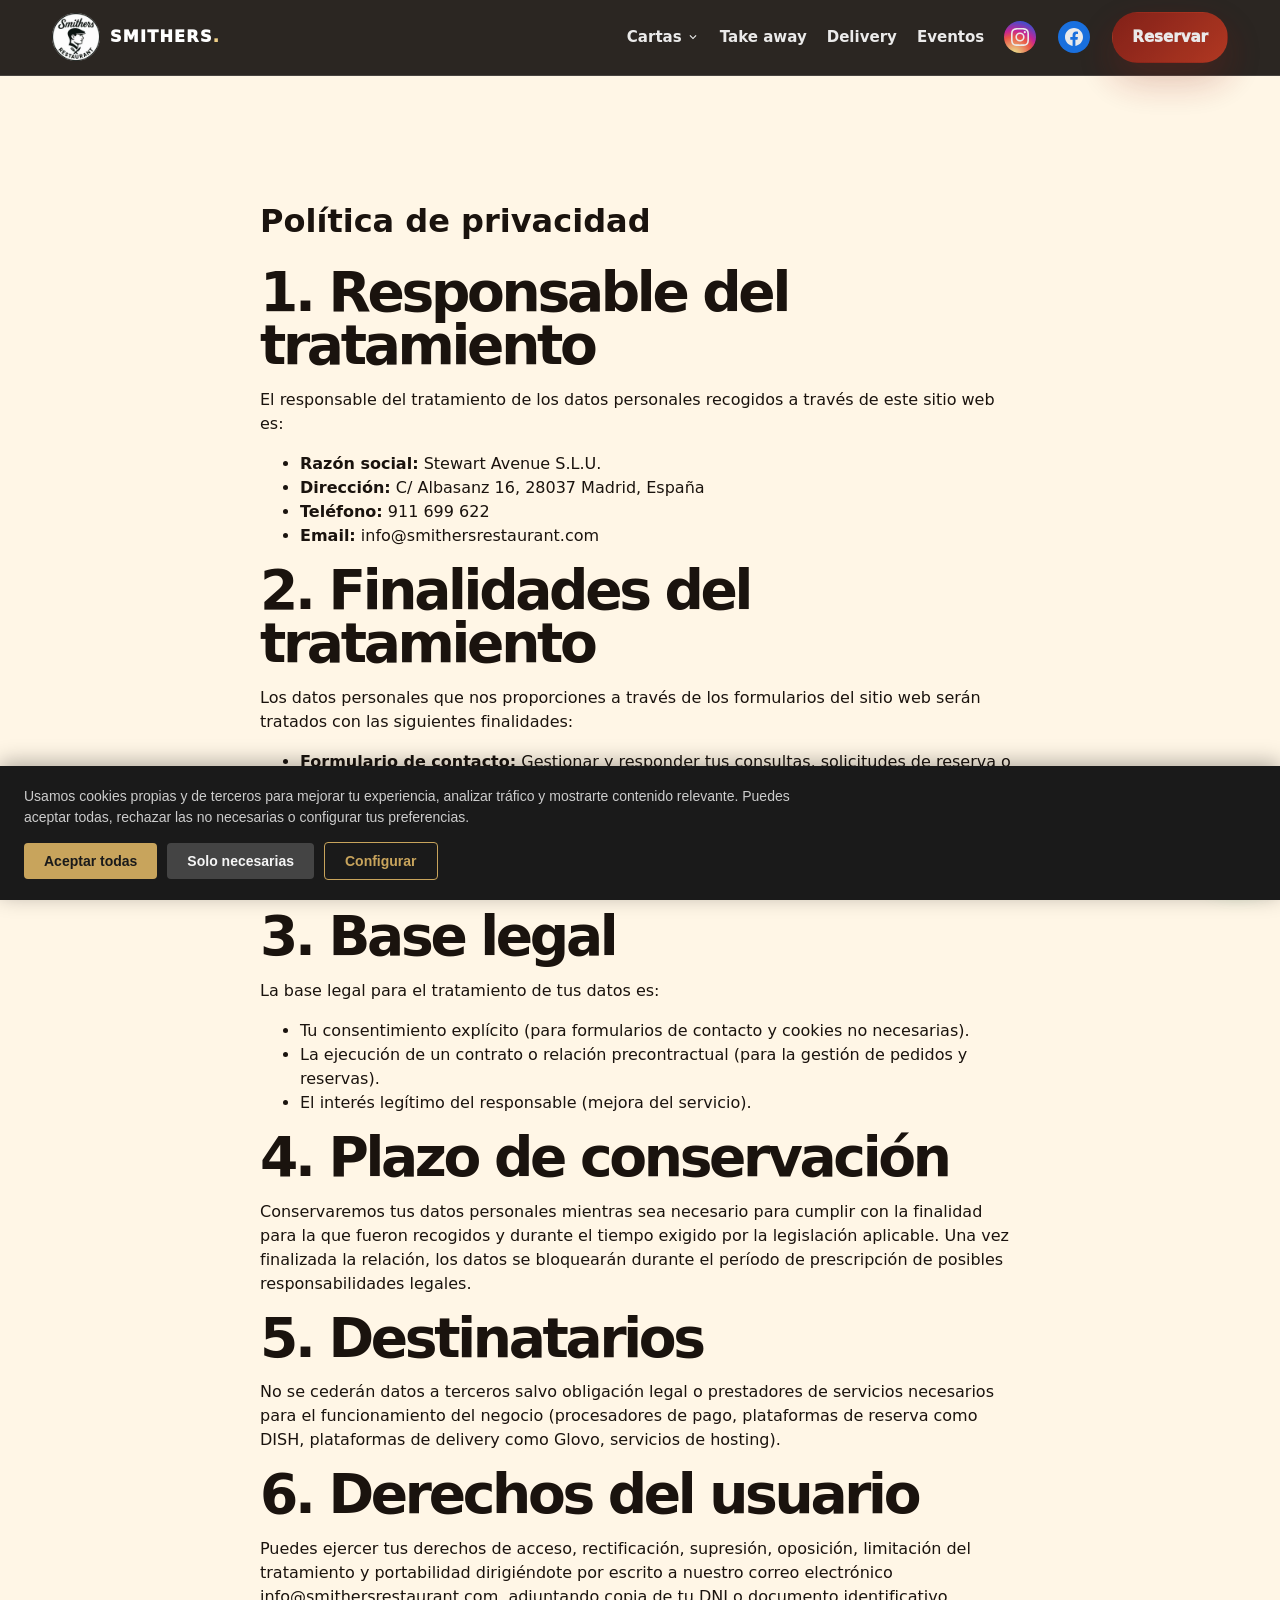
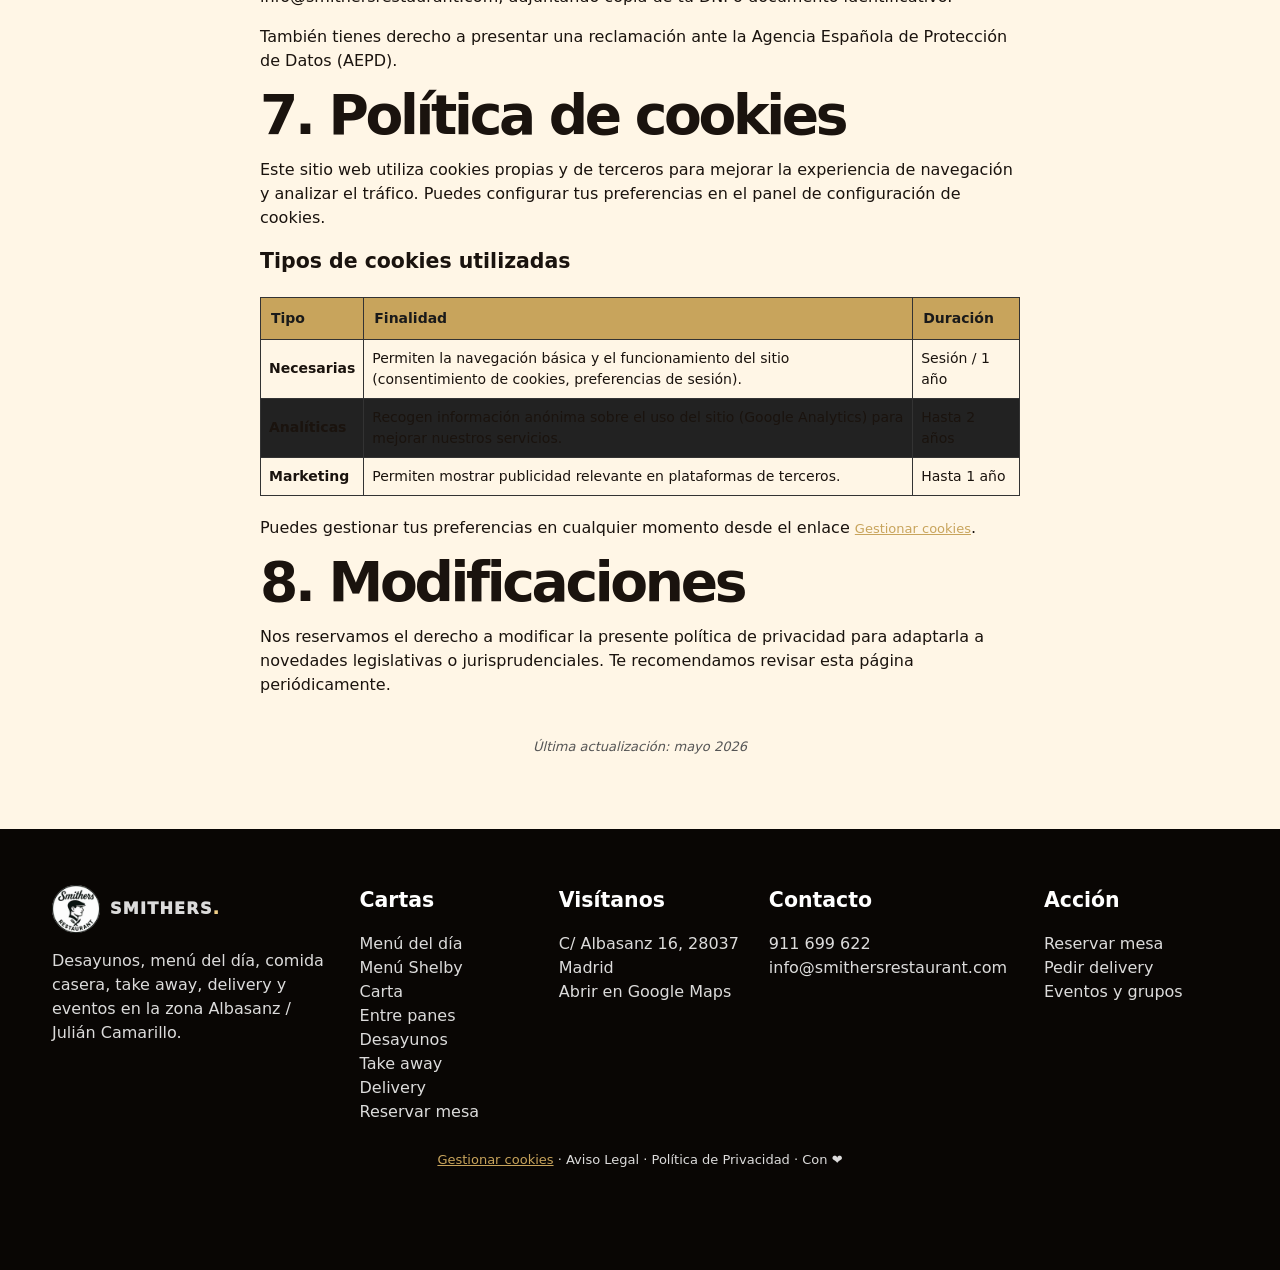
<file: privacidad.html>
<!DOCTYPE html>
<html lang="es">
<head>
    <meta charset="UTF-8">
<meta charset="utf-8"><meta name="viewport" content="width=device-width,initial-scale=1">
<meta name="google-site-verification" content="fixsy5xoUkfhnbuzR3DekRf675h-kdKtjqOkxfuOkCo" />
<meta name="geo.region" content="ES-MD">
<meta name="geo.placename" content="Madrid">
<meta name="geo.position" content="40.4342;-3.6321">
<meta name="ICBM" content="40.4342, -3.6321">
    <title>Política de privacidad - Smithers Restaurant Madrid</title>
    <meta name="description" content="Política de privacidad y cookies de Smithers Restaurant. Información sobre tratamiento de datos y tus derechos.">
    <script type="application/ld+json">
{
  "@context": "https://schema.org",
  "@type": "BreadcrumbList",
  "@id": "https://www.smithersrestaurant.com/privacidad#breadcrumb",
  "itemListElement": [
    {
      "@type": "ListItem",
      "position": 1,
      "name": "Inicio",
      "item": "https://www.smithersrestaurant.com"
    },
    {
      "@type": "ListItem",
      "position": 2,
      "name": "Política de Privacidad",
      "item": "https://www.smithersrestaurant.com/privacidad"
    }
  ]
}
</script>
    <link rel="canonical" href="https://www.smithersrestaurant.com/privacidad">
    <meta property="og:title" content="Política de privacidad - Smithers Restaurant Madrid">
    <meta property="og:description" content="Política de privacidad y cookies de Smithers Restaurant. Información sobre tratamiento de datos y tus derechos.">
    <meta property="og:image" content="https://www.smithersrestaurant.com/img/og-smithers.jpg">
    <meta property="og:url" content="https://www.smithersrestaurant.com/privacidad">
    <meta property="og:type" content="website">
    <meta property="og:site_name" content="Smithers Restaurant">
    <meta name="twitter:card" content="summary_large_image">
    <meta name="twitter:title" content="Política de privacidad - Smithers Restaurant Madrid">
    <meta name="twitter:description" content="Política de privacidad y cookies de Smithers Restaurant. Información sobre tratamiento de datos y tus derechos.">
    <meta name="twitter:image" content="https://www.smithersrestaurant.com/img/og-smithers.jpg">
    <link rel="stylesheet" href="assets/css/premium.css?v=47">
<!-- seo:grafo -->
<script type="application/ld+json">
{
  "@context": "https://schema.org",
  "@graph": [
    {
      "@type": "Organization",
      "@id": "https://www.smithersrestaurant.com/#organizacion",
      "name": "Smithers Restaurant",
      "legalName": "Stewart Avenue S.L.U.",
      "taxID": "B21757919",
      "url": "https://www.smithersrestaurant.com/",
      "logo": {
        "@type": "ImageObject",
        "@id": "https://www.smithersrestaurant.com/#logo",
        "url": "https://www.smithersrestaurant.com/assets/img/logo-smithers.png",
        "contentUrl": "https://www.smithersrestaurant.com/assets/img/logo-smithers.png",
        "width": 96,
        "height": 96,
        "caption": "Smithers Restaurant"
      },
      "image": {
        "@id": "https://www.smithersrestaurant.com/#logo"
      },
      "email": "info@smithersrestaurant.com",
      "telephone": "+34911699622",
      "address": {
        "@type": "PostalAddress",
        "streetAddress": "C/ Albasanz 16",
        "addressLocality": "Madrid",
        "addressRegion": "Comunidad de Madrid",
        "postalCode": "28037",
        "addressCountry": "ES"
      },
      "sameAs": [
        "https://www.instagram.com/smithers_restaurant/",
        "https://www.facebook.com/people/Smithers-Restaurant/61588168375109/",
        "https://www.google.com/maps?cid=17847721193954781420"
      ]
    },
    {
      "@type": "WebSite",
      "@id": "https://www.smithersrestaurant.com/#website",
      "url": "https://www.smithersrestaurant.com/",
      "name": "Smithers Restaurant",
      "description": "Bar y restaurante en C/ Albasanz 16, zona Julian Camarillo, Madrid. Desayunos, menu del dia, carta, take away, delivery y eventos.",
      "inLanguage": "es-ES",
      "publisher": {
        "@id": "https://www.smithersrestaurant.com/#organizacion"
      }
    },
    {
      "@type": [
        "Restaurant",
        "LocalBusiness"
      ],
      "@id": "https://www.smithersrestaurant.com/#restaurant",
      "name": "Smithers Restaurant",
      "alternateName": "Smithers",
      "legalName": "Stewart Avenue S.L.U.",
      "description": "Bar y restaurante de cocina casera en C/ Albasanz 16, zona Julian Camarillo (Madrid). Desayunos desde las 7:00, menu del dia por 16,50 EUR, menu Shelby desde 14,50 EUR, carta, bocadillos, take away, delivery con Glovo y eventos de empresa hasta 180 personas.",
      "slogan": "Comida casera todos los dias en Julian Camarillo",
      "url": "https://www.smithersrestaurant.com/",
      "logo": {
        "@id": "https://www.smithersrestaurant.com/#logo"
      },
      "image": [
        "https://www.smithersrestaurant.com/img/og-smithers.jpg",
        "https://www.smithersrestaurant.com/assets/img/hero-smithers.jpg",
        "https://www.smithersrestaurant.com/assets/img/interior1-gbp.jpg",
        "https://www.smithersrestaurant.com/assets/img/menu-del-dia-mesa.jpg"
      ],
      "telephone": "+34911699622",
      "email": "info@smithersrestaurant.com",
      "parentOrganization": {
        "@id": "https://www.smithersrestaurant.com/#organizacion"
      },
      "servesCuisine": [
        "Cocina casera espanola",
        "Mediterranea",
        "Bar de tapas"
      ],
      "priceRange": "€€",
      "currenciesAccepted": "EUR",
      "paymentAccepted": "Efectivo, Tarjeta de crédito, Tarjeta de débito, Tarjeta restaurante Pluxee, Tarjeta restaurante Edenred, Tarjeta restaurante Déjeuner",
      "isAccessibleForFree": false,
      "publicAccess": true,
      "smokingAllowed": false,
      "knowsLanguage": [
        "es-ES",
        "en"
      ],
      "address": {
        "@type": "PostalAddress",
        "streetAddress": "C/ Albasanz 16",
        "addressLocality": "Madrid",
        "addressRegion": "Comunidad de Madrid",
        "postalCode": "28037",
        "addressCountry": "ES"
      },
      "geo": {
        "@type": "GeoCoordinates",
        "latitude": 40.4342,
        "longitude": -3.6321
      },
      "hasMap": "https://www.google.com/maps?cid=17847721193954781420",
      "areaServed": [
        {
          "@type": "Place",
          "name": "Julian Camarillo, Madrid"
        },
        {
          "@type": "Place",
          "name": "Albasanz, Madrid"
        },
        {
          "@type": "Place",
          "name": "San Blas-Canillejas, Madrid"
        },
        {
          "@type": "Place",
          "name": "Ciudad Lineal, Madrid"
        },
        {
          "@type": "Place",
          "name": "Madrid 28037"
        }
      ],
      "openingHoursSpecification": [
        {
          "@type": "OpeningHoursSpecification",
          "dayOfWeek": [
            "Monday",
            "Tuesday",
            "Wednesday",
            "Thursday",
            "Friday"
          ],
          "opens": "07:00",
          "closes": "17:00"
        }
      ],
      "specialOpeningHoursSpecification": [
        {
          "@type": "OpeningHoursSpecification",
          "dayOfWeek": [
            "Saturday",
            "Sunday"
          ],
          "opens": "00:00",
          "closes": "00:00",
          "description": "Cerrado sabados, domingos y festivos"
        }
      ],
      "amenityFeature": [
        {
          "@type": "LocationFeatureSpecification",
          "name": "Take away",
          "value": true
        },
        {
          "@type": "LocationFeatureSpecification",
          "name": "Servicio a domicilio (Glovo)",
          "value": true
        },
        {
          "@type": "LocationFeatureSpecification",
          "name": "Admite reservas",
          "value": true
        },
        {
          "@type": "LocationFeatureSpecification",
          "name": "Grupos grandes y eventos",
          "value": true
        },
        {
          "@type": "LocationFeatureSpecification",
          "name": "Acepta tarjetas restaurante (Pluxee, Edenred, Déjeuner)",
          "value": true
        },
        {
          "@type": "LocationFeatureSpecification",
          "name": "Aparcamiento en la calle",
          "value": true
        }
      ],
      "publicTransport": "Metro Suanzes (L5) y Ciudad Lineal (L5), a 10-15 minutos andando",
      "hasMenu": [
        {
          "@type": "Menu",
          "@id": "https://www.smithersrestaurant.com/carta",
          "name": "Carta",
          "url": "https://www.smithersrestaurant.com/carta"
        },
        {
          "@type": "Menu",
          "@id": "https://www.smithersrestaurant.com/menu-del-dia",
          "name": "Menu del dia",
          "url": "https://www.smithersrestaurant.com/menu-del-dia"
        },
        {
          "@type": "Menu",
          "@id": "https://www.smithersrestaurant.com/menu-shelby",
          "name": "Menu Shelby",
          "url": "https://www.smithersrestaurant.com/menu-shelby"
        },
        {
          "@type": "Menu",
          "@id": "https://www.smithersrestaurant.com/desayunos",
          "name": "Desayunos",
          "url": "https://www.smithersrestaurant.com/desayunos"
        },
        {
          "@type": "Menu",
          "@id": "https://www.smithersrestaurant.com/entre-panes",
          "name": "Entre panes",
          "url": "https://www.smithersrestaurant.com/entre-panes"
        },
        {
          "@type": "Menu",
          "@id": "https://www.smithersrestaurant.com/take-away",
          "name": "Take away",
          "url": "https://www.smithersrestaurant.com/take-away"
        }
      ],
      "makesOffer": [
        {
          "@type": "Offer",
          "name": "Menu del dia",
          "description": "Primer plato, segundo, postre, pan y bebida",
          "price": "16.50",
          "priceCurrency": "EUR",
          "url": "https://www.smithersrestaurant.com/menu-del-dia",
          "availableAtOrFrom": {
            "@id": "https://www.smithersrestaurant.com/#restaurant"
          }
        },
        {
          "@type": "Offer",
          "name": "Menu Shelby",
          "description": "Plato contundente con bebida",
          "price": "14.50",
          "priceCurrency": "EUR",
          "url": "https://www.smithersrestaurant.com/menu-shelby",
          "availableAtOrFrom": {
            "@id": "https://www.smithersrestaurant.com/#restaurant"
          }
        },
        {
          "@type": "Offer",
          "name": "Menu del dia completo para llevar",
          "description": "Primero, segundo y postre, listo para llevar",
          "price": "15.90",
          "priceCurrency": "EUR",
          "url": "https://www.smithersrestaurant.com/take-away",
          "availableAtOrFrom": {
            "@id": "https://www.smithersrestaurant.com/#restaurant"
          }
        }
      ],
      "aggregateRating": {
        "@type": "AggregateRating",
        "ratingValue": "4.7",
        "reviewCount": "102",
        "bestRating": "5",
        "worstRating": "1"
      },
      "acceptsReservations": "https://reservation.dish.co/widget/hydra-dc9666be-57c5-400c-9de4-417b20578836",
      "keywords": "restaurante Julian Camarillo, menu del dia Albasanz, desayunos Madrid 28037, comida para llevar Albasanz, catering empresas Madrid",
      "sameAs": [
        "https://www.instagram.com/smithers_restaurant/",
        "https://www.facebook.com/people/Smithers-Restaurant/61588168375109/",
        "https://www.google.com/maps?cid=17847721193954781420",
        "https://glovoapp.com/es/es/madrid/stores/smithers-restaurant-madrid"
      ],
      "potentialAction": [
        {
          "@type": "ReserveAction",
          "target": {
            "@type": "EntryPoint",
            "urlTemplate": "https://reservation.dish.co/widget/hydra-dc9666be-57c5-400c-9de4-417b20578836",
            "actionPlatform": [
              "http://schema.org/DesktopWebPlatform",
              "http://schema.org/MobileWebPlatform",
              "http://schema.org/IOSPlatform",
              "http://schema.org/AndroidPlatform"
            ]
          },
          "result": {
            "@type": "Reservation",
            "name": "Reservar mesa"
          }
        },
        {
          "@type": "OrderAction",
          "target": {
            "@type": "EntryPoint",
            "urlTemplate": "https://glovoapp.com/es/es/madrid/stores/smithers-restaurant-madrid",
            "actionPlatform": [
              "http://schema.org/DesktopWebPlatform",
              "http://schema.org/MobileWebPlatform",
              "http://schema.org/IOSPlatform",
              "http://schema.org/AndroidPlatform"
            ]
          },
          "deliveryMethod": "http://purl.org/goodrelations/v1#DeliveryModeOwnFleet",
          "result": {
            "@type": "Order",
            "name": "Pedir delivery con Glovo"
          }
        }
      ]
    },
    {
      "@type": "WebPage",
      "@id": "https://www.smithersrestaurant.com/privacidad#webpage",
      "url": "https://www.smithersrestaurant.com/privacidad",
      "name": "Politica de privacidad",
      "isPartOf": {
        "@id": "https://www.smithersrestaurant.com/#website"
      },
      "about": {
        "@id": "https://www.smithersrestaurant.com/#restaurant"
      },
      "primaryImageOfPage": {
        "@type": "ImageObject",
        "url": "https://www.smithersrestaurant.com/img/og-smithers.jpg",
        "width": 1200,
        "height": 630
      },
      "inLanguage": "es-ES",
      "datePublished": "2026-07-20",
      "dateModified": "2026-08-25",
      "breadcrumb": {
        "@id": "https://www.smithersrestaurant.com/privacidad#breadcrumb"
      },
      "potentialAction": [
        {
          "@type": "ReadAction",
          "target": [
            "https://www.smithersrestaurant.com/privacidad"
          ]
        }
      ]
    }
  ]
}
</script>
<!-- /seo:grafo -->
<!-- seo:head-comun -->
<meta name="theme-color" content="#090604">
<meta name="author" content="Smithers Restaurant">
<meta name="format-detection" content="telephone=yes">
<link rel="preconnect" href="https://www.googletagmanager.com" crossorigin>
<link rel="dns-prefetch" href="https://www.google-analytics.com">
<link rel="manifest" href="/site.webmanifest">
<link rel="alternate" hreflang="es-ES" href="https://www.smithersrestaurant.com/privacidad">
<link rel="alternate" hreflang="x-default" href="https://www.smithersrestaurant.com/privacidad">
<link rel="alternate" type="text/markdown" href="https://www.smithersrestaurant.com/privacidad.md" title="Version Markdown para agentes de IA">
<meta property="og:locale" content="es_ES">
<meta property="og:image:width" content="1200">
<meta property="og:image:height" content="630">
<meta property="og:image:type" content="image/jpeg">
<meta property="og:image:alt" content="Smithers Restaurant, C/ Albasanz 16, Madrid">
<meta name="twitter:image:alt" content="Smithers Restaurant, C/ Albasanz 16, Madrid">
<!-- /seo:head-comun -->
    <!-- Google tag (gtag.js) - Google Analytics 4 -->
    <script src="/assets/js/analytics.js?v=47"></script>
    <script async src="https://www.googletagmanager.com/gtag/js?id=G-MG3Y3TKP8M"></script>
        <meta name="robots" content="index, follow, max-image-preview:large, max-snippet:-1, max-video-preview:-1">
    <link rel="icon" type="image/x-icon" href="favicon.ico">
    <link rel="icon" type="image/png" sizes="96x96" href="favicon-96x96.png">
    <link rel="icon" type="image/svg+xml" href="favicon.svg">
    <link rel="apple-touch-icon" href="apple-touch-icon.png">
</head>
<body>
<a href="#main-content" class="skip-link">Saltar al contenido principal</a>

<input type="checkbox" id="hamburger-toggle" class="hamburger-checkbox">
<label for="hamburger-toggle" class="hamburger-overlay" aria-hidden="true"></label>

<!-- NAV -->
<nav class="nav"><div class="wrap">
  <a class="brand" href="/"><picture>
  <source srcset="assets/img/logo-smithers.webp" type="image/webp">
  <img src="assets/img/logo-smithers.png" alt="Smithers Restaurant" loading="lazy" width="96" height="96">
</picture><div>Smithers<span>.</span></div></a>
  <div class="links">
    <div class="dropdown"><a class="dropbtn" href="/carta">Cartas<svg width="14" height="14" viewBox="0 0 24 24" fill="currentColor" aria-hidden="true"><path d="M7.41 8.59L12 13.17l4.59-4.58L18 10l-6 6-6-6z"/></svg></a><div class="dropdown-content"><a href="/carta">Carta</a><a href="/menu-del-dia">Menú del día</a><a href="/menu-shelby">Menú Shelby</a><a href="/entre-panes">Entre panes</a><a href="/desayunos">Desayunos</a></div></div><a href="/take-away">Take away</a><a href="/delivery">Delivery</a><a href="/eventos">Eventos</a><a class="btn-social" href="https://www.instagram.com/smithers_restaurant/" target="_blank" rel="noopener" title="Instagram" aria-label="Instagram de Smithers Restaurant"><svg width="18" height="18" viewBox="0 0 24 24" fill="white" aria-hidden="true" focusable="false"><path d="M12 2.163c3.204 0 3.584.012 4.85.07 3.252.148 4.771 1.691 4.919 4.919.058 1.265.069 1.645.069 4.849 0 3.205-.012 3.584-.069 4.849-.149 3.225-1.664 4.771-4.919 4.919-1.266.058-1.644.07-4.85.07-3.204 0-3.584-.012-4.849-.07-3.26-.149-4.771-1.699-4.919-4.92-.058-1.265-.07-1.644-.07-4.849 0-3.204.013-3.583.07-4.849.149-3.227 1.664-4.771 4.919-4.919 1.266-.057 1.645-.069 4.849-.069zM12 0C8.741 0 8.333.014 7.053.072 2.695.272.273 2.69.073 7.052.014 8.333 0 8.741 0 12c0 3.259.014 3.668.072 4.948.2 4.358 2.618 6.78 6.98 6.98C8.333 23.986 8.741 24 12 24c3.259 0 3.668-.014 4.948-.072 4.354-.2 6.782-2.618 6.979-6.98.059-1.28.073-1.689.073-4.948 0-3.259-.014-3.667-.072-4.947-.196-4.354-2.617-6.78-6.979-6.98C15.668.014 15.259 0 12 0zm0 5.838a6.162 6.162 0 1 0 0 12.324 6.162 6.162 0 0 0 0-12.324zM12 16a4 4 0 1 1 0-8 4 4 0 0 1 0 8zm6.406-11.845a1.44 1.44 0 1 0 0 2.881 1.44 1.44 0 0 0 0-2.881z"/></svg></a><a class="btn-social" href="https://www.facebook.com/people/Smithers-Restaurant/61588168375109/" target="_blank" rel="noopener" title="Facebook" aria-label="Facebook de Smithers Restaurant"><svg width="18" height="18" viewBox="0 0 24 24" fill="white" aria-hidden="true" focusable="false"><path d="M24 12.073c0-6.627-5.373-12-12-12s-12 5.373-12 12c0 5.99 4.388 10.954 10.125 11.854v-8.385H7.078v-3.47h3.047V9.43c0-3.007 1.792-4.669 4.533-4.669 1.312 0 2.686.235 2.686.235v2.953H15.83c-1.491 0-1.956.925-1.956 1.874v2.25h3.328l-.532 3.47h-2.796v8.385C19.612 23.027 24 18.062 24 12.073z"/></svg></a>
    <a class="btn red" href="/reservas" data-track="nav_reserva">Reservar</a>
  </div>
</div></nav>
<div class="mobile-nav">
  <a class="brand" href="/"><picture>
  <source srcset="assets/img/logo-smithers.webp" type="image/webp">
  <img src="assets/img/logo-smithers.png" alt="Smithers Restaurant" loading="lazy" width="96" height="96">
</picture><div>Smithers<span>.</span></div></a>
  <div class="mobile-nav-actions">
    <a class="btn-social" href="https://www.instagram.com/smithers_restaurant/" target="_blank" rel="noopener" title="Instagram" aria-label="Instagram de Smithers Restaurant"><svg aria-hidden="true" focusable="false" width="18" height="18" viewBox="0 0 24 24" fill="white"><path d="M12 2.163c3.204 0 3.584.012 4.85.07 3.252.148 4.771 1.691 4.919 4.919.058 1.265.069 1.645.069 4.849 0 3.205-.012 3.584-.069 4.849-.149 3.225-1.664 4.771-4.919 4.919-1.266.058-1.644.07-4.85.07-3.204 0-3.584-.012-4.849-.07-3.26-.149-4.771-1.699-4.919-4.92-.058-1.265-.07-1.644-.07-4.849 0-3.204.013-3.583.07-4.849.149-3.227 1.664-4.771 4.919-4.919 1.266-.057 1.645-.069 4.849-.069zM12 0C8.741 0 8.333.014 7.053.072 2.695.272.273 2.69.073 7.052.014 8.333 0 8.741 0 12c0 3.259.014 3.668.072 4.948.2 4.358 2.618 6.78 6.98 6.98C8.333 23.986 8.741 24 12 24c3.259 0 3.668-.014 4.948-.072 4.354-.2 6.782-2.618 6.979-6.98.059-1.28.073-1.689.073-4.948 0-3.259-.014-3.667-.072-4.947-.196-4.354-2.617-6.78-6.979-6.98C15.668.014 15.259 0 12 0zm0 5.838a6.162 6.162 0 1 0 0 12.324 6.162 6.162 0 0 0 0-12.324zM12 16a4 4 0 1 1 0-8 4 4 0 0 1 0 8zm6.406-11.845a1.44 1.44 0 1 0 0 2.881 1.44 1.44 0 0 0 0-2.881z"/></svg></a>
    <a class="btn-social" href="https://www.facebook.com/people/Smithers-Restaurant/61588168375109/" target="_blank" rel="noopener" title="Facebook" aria-label="Facebook de Smithers Restaurant"><svg aria-hidden="true" focusable="false" width="18" height="18" viewBox="0 0 24 24" fill="white"><path d="M24 12.073c0-6.627-5.373-12-12-12s-12 5.373-12 12c0 5.99 4.388 10.954 10.125 11.854v-8.385H7.078v-3.47h3.047V9.43c0-3.007 1.792-4.669 4.533-4.669 1.312 0 2.686.235 2.686.235v2.953H15.83c-1.491 0-1.956.925-1.956 1.874v2.25h3.328l-.532 3.47h-2.796v8.385C19.612 23.027 24 18.062 24 12.073z"/></svg></a>
    <label for="hamburger-toggle" class="hamburger-btn">
      <span></span><span></span><span></span>
    </label>
  </div>
</div>





<div class="hamburger-content"><label for="hamburger-toggle" class="hamburger-close" aria-label="Cerrar menú">✕</label>
<a href="/">Inicio</a>
<a href="/menu-del-dia">Menú del día</a>
<a href="/menu-shelby">Menú Shelby</a>
<a href="/carta">Carta</a>
<a href="/entre-panes">Entre panes</a>
<a href="/desayunos">Desayunos</a>
<a href="/take-away">Take away</a>
<a href="/delivery">Delivery</a>
<a href="/eventos">Eventos</a>
<a href="/reservas" class="mhn-cta">Reservar</a>
</div>

<!-- CONTENT -->
<main id="main-content" class="main-content" style="padding: 100px 20px 60px; max-width: 800px; margin: 0 auto;">
    <h1>Política de privacidad</h1>

    <section>
        <h2>1. Responsable del tratamiento</h2>
        <p>El responsable del tratamiento de los datos personales recogidos a través de este sitio web es:</p>
        <ul>
            <li><strong>Razón social:</strong> Stewart Avenue S.L.U.</li>
            <li><strong>Dirección:</strong> C/ Albasanz 16, 28037 Madrid, España</li>
            <li><strong>Teléfono:</strong> <a href="tel:+34911699622">911 699 622</a></li>
            <li><strong>Email:</strong> <a href="mailto:info@smithersrestaurant.com">info@smithersrestaurant.com</a></li>
        </ul>
    </section>

    <section>
        <h2>2. Finalidades del tratamiento</h2>
        <p>Los datos personales que nos proporciones a través de los formularios del sitio web serán tratados con las siguientes finalidades:</p>
        <ul>
            <li><strong>Formulario de contacto:</strong> Gestionar y responder tus consultas, solicitudes de reserva o presupuestos de catering.</li>
            <li><strong>Gestión de pedidos:</strong> Procesar pedidos de take away y coordinarlos para su recogida o envío.</li>
            <li><strong>Analítica web:</strong> Analizar el uso del sitio web mediante cookies (con tu consentimiento) para mejorar nuestros servicios.</li>
        </ul>
    </section>

    <section>
        <h2>3. Base legal</h2>
        <p>La base legal para el tratamiento de tus datos es:</p>
        <ul>
            <li>Tu consentimiento explícito (para formularios de contacto y cookies no necesarias).</li>
            <li>La ejecución de un contrato o relación precontractual (para la gestión de pedidos y reservas).</li>
            <li>El interés legítimo del responsable (mejora del servicio).</li>
        </ul>
    </section>

    <section>
        <h2>4. Plazo de conservación</h2>
        <p>Conservaremos tus datos personales mientras sea necesario para cumplir con la finalidad para la que fueron recogidos y durante el tiempo exigido por la legislación aplicable. Una vez finalizada la relación, los datos se bloquearán durante el período de prescripción de posibles responsabilidades legales.</p>
    </section>

    <section>
        <h2>5. Destinatarios</h2>
        <p>No se cederán datos a terceros salvo obligación legal o prestadores de servicios necesarios para el funcionamiento del negocio (procesadores de pago, plataformas de reserva como DISH, plataformas de delivery como Glovo, servicios de hosting).</p>
    </section>

    <section>
        <h2>6. Derechos del usuario</h2>
        <p>Puedes ejercer tus derechos de acceso, rectificación, supresión, oposición, limitación del tratamiento y portabilidad dirigiéndote por escrito a nuestro correo electrónico <a href="mailto:info@smithersrestaurant.com">info@smithersrestaurant.com</a>, adjuntando copia de tu DNI o documento identificativo.</p>
        <p>También tienes derecho a presentar una reclamación ante la <a href="https://www.aepd.es" target="_blank" rel="noopener">Agencia Española de Protección de Datos (AEPD)</a>.</p>
    </section>

    <section>
        <h2>7. Política de cookies</h2>
        <p>Este sitio web utiliza cookies propias y de terceros para mejorar la experiencia de navegación y analizar el tráfico. Puedes configurar tus preferencias en el panel de configuración de cookies.</p>

        <h3>Tipos de cookies utilizadas</h3>
        <table style="width:100%;border-collapse:collapse;margin:20px 0;font-size:14px;">
            <thead>
                <tr style="background:#c8a45c;color:#1a1a1a;">
                    <th style="padding:10px;text-align:left;border:1px solid #333;">Tipo</th>
                    <th style="padding:10px;text-align:left;border:1px solid #333;">Finalidad</th>
                    <th style="padding:10px;text-align:left;border:1px solid #333;">Duración</th>
                </tr>
            </thead>
            <tbody>
                <tr>
                    <td style="padding:8px;border:1px solid #333;"><strong>Necesarias</strong></td>
                    <td style="padding:8px;border:1px solid #333;">Permiten la navegación básica y el funcionamiento del sitio (consentimiento de cookies, preferencias de sesión).</td>
                    <td style="padding:8px;border:1px solid #333;">Sesión / 1 año</td>
                </tr>
                <tr style="background:#222;">
                    <td style="padding:8px;border:1px solid #333;"><strong>Analíticas</strong></td>
                    <td style="padding:8px;border:1px solid #333;">Recogen información anónima sobre el uso del sitio (Google Analytics) para mejorar nuestros servicios.</td>
                    <td style="padding:8px;border:1px solid #333;">Hasta 2 años</td>
                </tr>
                <tr>
                    <td style="padding:8px;border:1px solid #333;"><strong>Marketing</strong></td>
                    <td style="padding:8px;border:1px solid #333;">Permiten mostrar publicidad relevante en plataformas de terceros.</td>
                    <td style="padding:8px;border:1px solid #333;">Hasta 1 año</td>
                </tr>
            </tbody>
        </table>

        <p>Puedes gestionar tus preferencias en cualquier momento desde el enlace <button type="button" class="cookie-manage-link">Gestionar cookies</button>.</p>
    </section>

    <section>
        <h2>8. Modificaciones</h2>
        <p>Nos reservamos el derecho a modificar la presente política de privacidad para adaptarla a novedades legislativas o jurisprudenciales. Te recomendamos revisar esta página periódicamente.</p>
    </section>

    <p style="margin-top: 40px; color: #555; font-size: 13px; text-align: center;">
        <em>Última actualización: mayo 2026</em>
    </p>
</main>

<div class="mobile-actions"><a href="tel:+34911699622" data-track="mobile_llamar">Llamar</a><a href="/reservas" data-track="mobile_reserva">Reservar</a><a href="https://glovoapp.com/es/es/madrid/stores/smithers-restaurant-madrid" target="_blank" rel="noopener" data-track="mobile_delivery">Pedir</a><a href="https://www.google.com/maps/search/?api=1&query=Calle%20de%20Albasanz%2016%2028037%20Madrid" data-track="mobile_mapa">Mapa</a></div>
<footer class="footer"><div class="wrap foot">
  <div><a class="brand" href="/"><picture>
  <source srcset="assets/img/logo-smithers.webp" type="image/webp">
  <img src="assets/img/logo-smithers.png" alt="Smithers Restaurant" loading="lazy" width="96" height="96">
</picture><div>Smithers<span>.</span></div></a><p>Desayunos, menú del día, comida casera, take away, delivery y eventos en la zona Albasanz / Julián Camarillo.</p></div>
  <div class="seo-foot-cartas"><h3>Cartas</h3><p><a href="/menu-del-dia">Menú del día</a><br><a href="/menu-shelby">Menú Shelby</a><br><a href="/carta">Carta</a><br><a href="/entre-panes">Entre panes</a><br><a href="/desayunos">Desayunos</a><br><a href="/take-away">Take away</a><br><a href="/delivery">Delivery</a><br><a href="/reservas">Reservar mesa</a></p></div><div><h3>Visítanos</h3><p>C/ Albasanz 16, 28037 Madrid<br><a href="https://www.google.com/maps/search/?api=1&query=Calle%20de%20Albasanz%2016%2028037%20Madrid">Abrir en Google Maps</a></p></div>
  <div><h3>Contacto</h3><p><a href="tel:+34911699622">911 699 622</a><br><a href="mailto:info@smithersrestaurant.com">info@smithersrestaurant.com</a></p></div>
  <div><h3>Acción</h3><p><a href="/reservas">Reservar mesa</a><br><a href="https://glovoapp.com/es/es/madrid/stores/smithers-restaurant-madrid" target="_blank" rel="noopener">Pedir delivery</a><br><a href="/eventos">Eventos y grupos</a></p></div>
</div>        <p style="text-align:center;margin-top:10px;font-size:13px;"><button type="button" class="cookie-manage-link">Gestionar cookies</button> · <a href="/aviso-legal">Aviso Legal</a> · <a href="/privacidad">Política de Privacidad</a> · Con ❤️</p>
    </footer>
<script src="/cookies.js" defer></script>
<script src="assets/js/premium.js" defer></script>
<a href="https://wa.me/34624868537" target="_blank" rel="noopener" class="whatsapp-float" title="WhatsApp Smithers" data-track="float_whatsapp" aria-label="Escribir por WhatsApp a Smithers Restaurant"><svg width="30" height="30" viewBox="0 0 24 24" fill="white" aria-hidden="true"><path d="M17.472 14.382c-.297-.149-1.758-.867-2.03-.967-.273-.099-.471-.148-.67.15-.197.297-.767.966-.94 1.164-.173.199-.347.223-.644.075-.297-.15-1.255-.463-2.39-1.475-.883-.788-1.48-1.761-1.653-2.059-.173-.297-.018-.458.13-.606.134-.133.298-.347.446-.52.149-.174.198-.298.298-.497.099-.198.05-.371-.025-.52-.075-.149-.669-1.612-.916-2.207-.242-.579-.487-.5-.669-.51-.173-.008-.371-.01-.57-.01-.198 0-.52.074-.792.372-.272.297-1.04 1.016-1.04 2.479 0 1.462 1.065 2.875 1.213 3.074.149.198 2.096 3.2 5.077 4.487.709.306 1.262.489 1.694.625.712.227 1.36.195 1.871.118.571-.085 1.758-.719 2.006-1.413.248-.694.248-1.289.173-1.413-.074-.124-.272-.198-.57-.347m-5.421 7.403h-.004a9.87 9.87 0 0 1-5.031-1.378l-.361-.214-3.741.982.998-3.648-.235-.374a9.86 9.86 0 0 1-1.51-5.26c.001-5.45 4.436-9.884 9.888-9.884 2.64 0 5.122 1.03 6.988 2.898a9.825 9.825 0 0 1 2.893 6.994c-.003 5.45-4.437 9.884-9.885 9.884m8.413-18.297A11.815 11.815 0 0 0 12.05 0C5.495 0 .16 5.335.157 11.892c0 2.096.547 4.142 1.588 5.945L.057 24l6.305-1.654a11.882 11.882 0 0 0 5.683 1.448h.005c6.554 0 11.89-5.335 11.893-11.893a11.821 11.821 0 0 0-3.48-8.413z"/></svg></a>
</body></html>
</file>
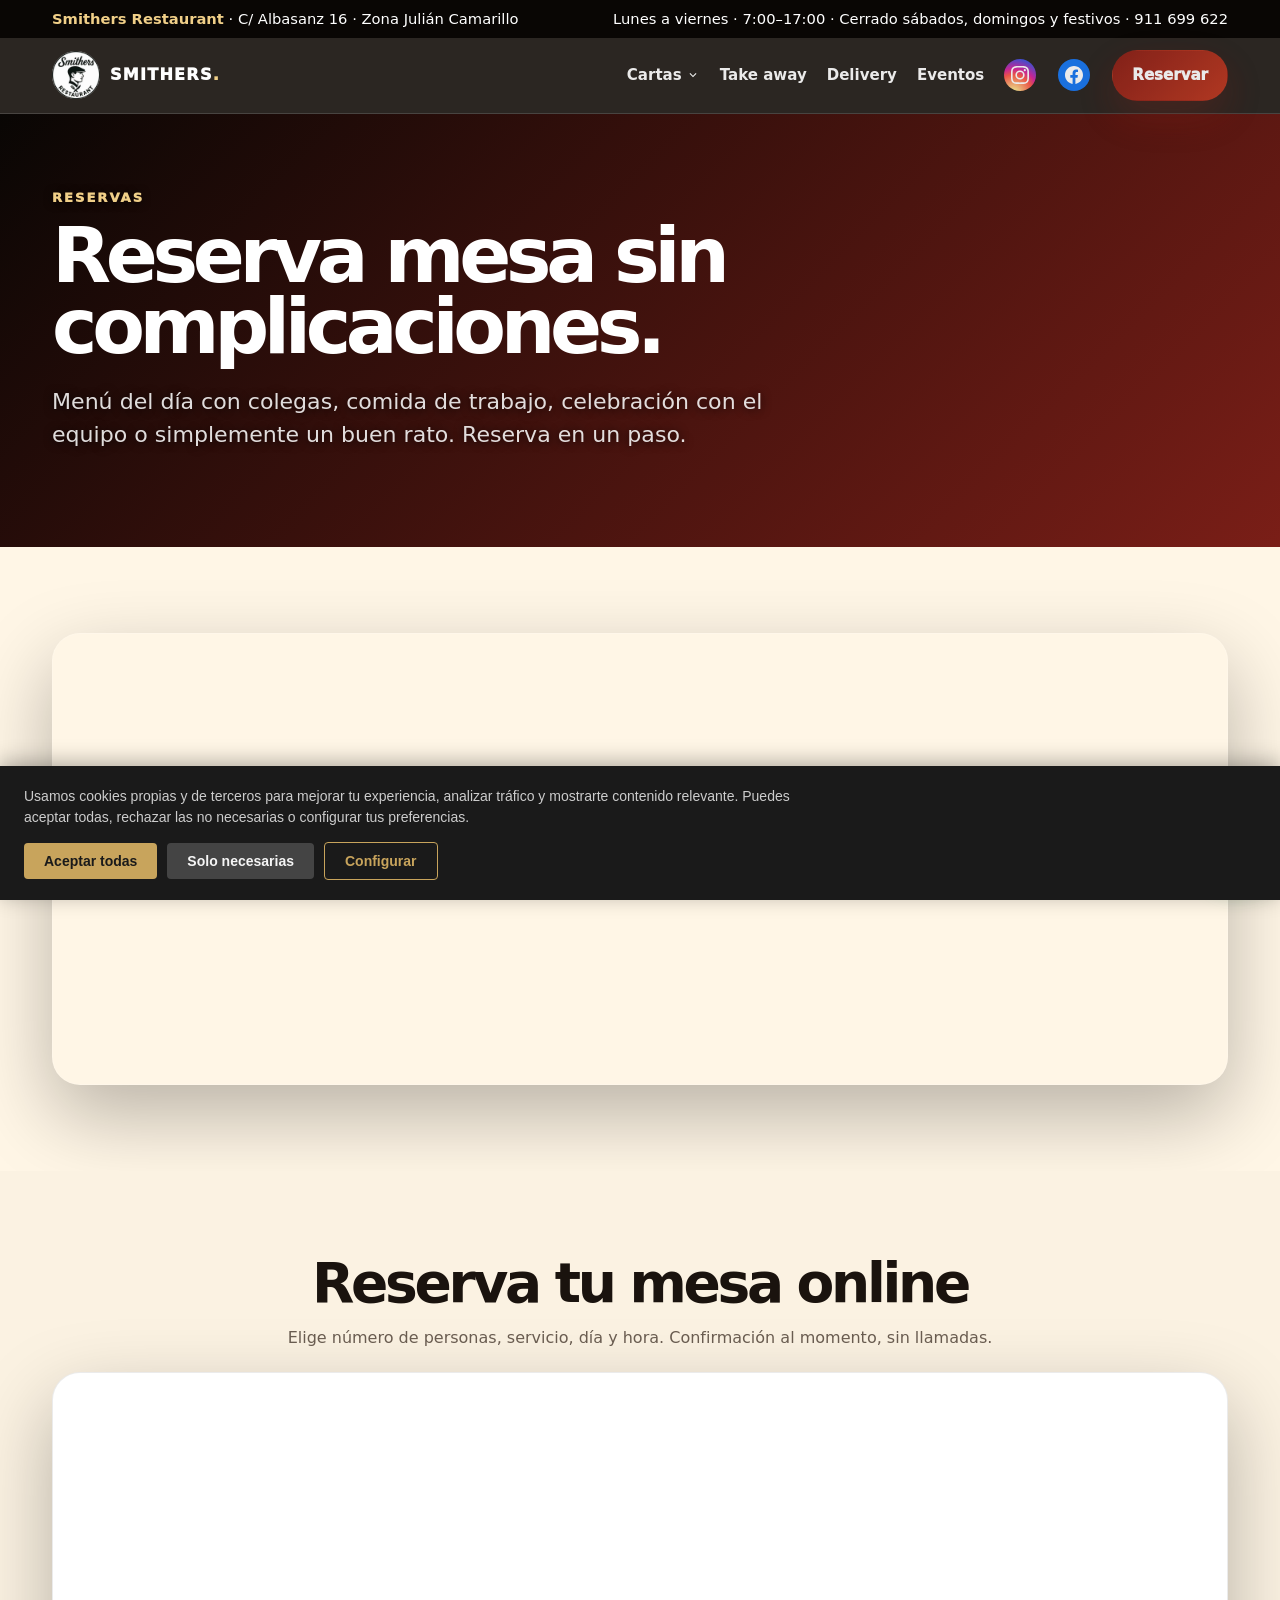
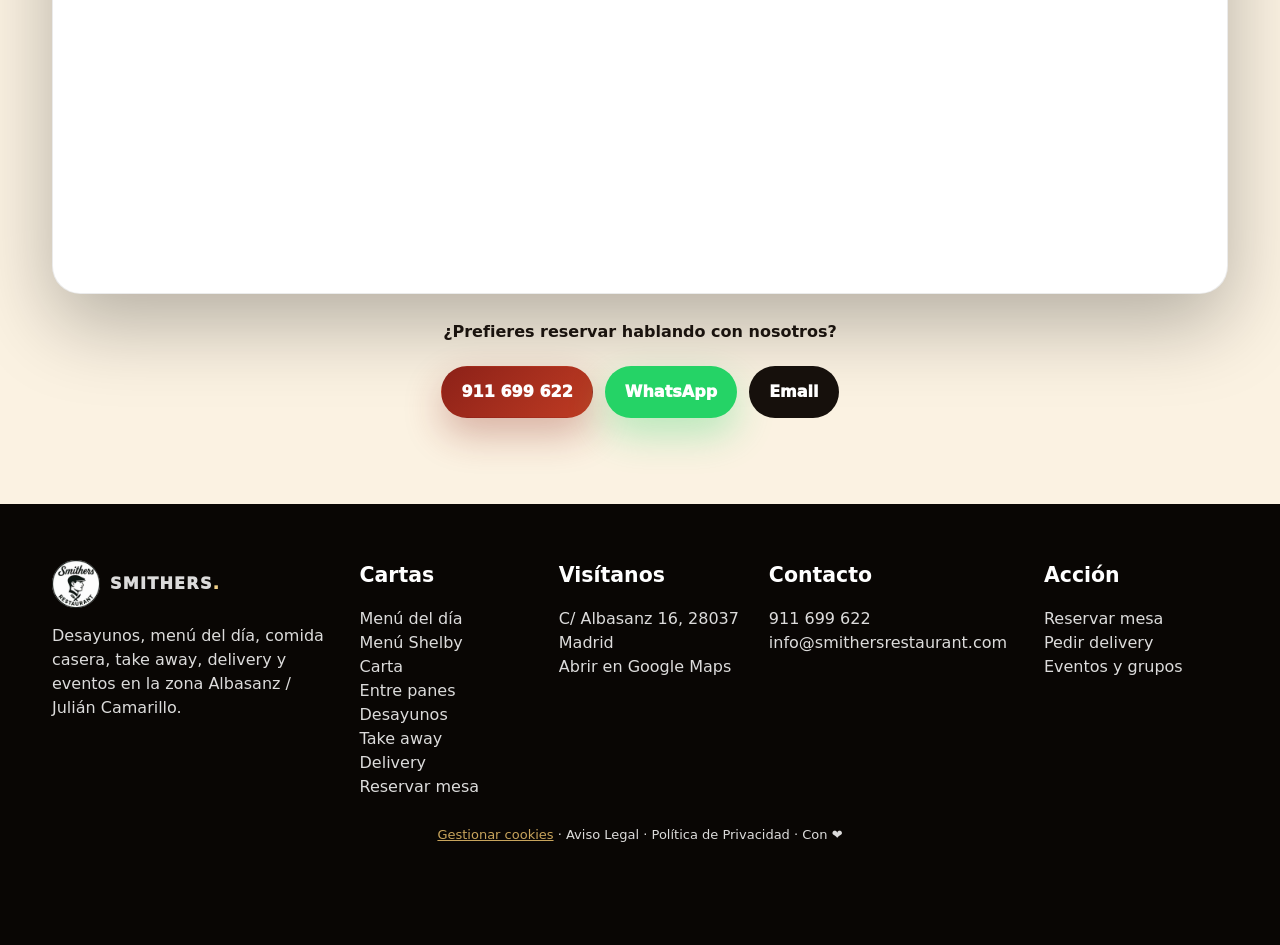
<file: reservas.html>
<!doctype html>
<html lang="es"><head>
<meta charset="utf-8"><meta name="viewport" content="width=device-width,initial-scale=1">
<meta name="google-site-verification" content="fixsy5xoUkfhnbuzR3DekRf675h-kdKtjqOkxfuOkCo" />
<meta name="geo.region" content="ES-MD">
<meta name="geo.placename" content="Madrid">
<meta name="geo.position" content="40.4342;-3.6321">
<meta name="ICBM" content="40.4342, -3.6321">
<title>Reservar mesa en Smithers Restaurant | Madrid, Albasanz</title><meta name="description" content="Reserva tu mesa en Smithers Restaurant en Madrid. Menú del día desde 16,50€, desayunos, take away y eventos. C/ Albasanz 16, Julián Camarillo.">
<link rel="stylesheet" href="assets/css/premium.css?v=47">
<!-- seo:grafo -->
<script type="application/ld+json">
{
  "@context": "https://schema.org",
  "@graph": [
    {
      "@type": "Organization",
      "@id": "https://www.smithersrestaurant.com/#organizacion",
      "name": "Smithers Restaurant",
      "legalName": "Stewart Avenue S.L.U.",
      "taxID": "B21757919",
      "url": "https://www.smithersrestaurant.com/",
      "logo": {
        "@type": "ImageObject",
        "@id": "https://www.smithersrestaurant.com/#logo",
        "url": "https://www.smithersrestaurant.com/assets/img/logo-smithers.png",
        "contentUrl": "https://www.smithersrestaurant.com/assets/img/logo-smithers.png",
        "width": 96,
        "height": 96,
        "caption": "Smithers Restaurant"
      },
      "image": {
        "@id": "https://www.smithersrestaurant.com/#logo"
      },
      "email": "info@smithersrestaurant.com",
      "telephone": "+34911699622",
      "address": {
        "@type": "PostalAddress",
        "streetAddress": "C/ Albasanz 16",
        "addressLocality": "Madrid",
        "addressRegion": "Comunidad de Madrid",
        "postalCode": "28037",
        "addressCountry": "ES"
      },
      "sameAs": [
        "https://www.instagram.com/smithers_restaurant/",
        "https://www.facebook.com/people/Smithers-Restaurant/61588168375109/",
        "https://www.google.com/maps?cid=17847721193954781420"
      ]
    },
    {
      "@type": "WebSite",
      "@id": "https://www.smithersrestaurant.com/#website",
      "url": "https://www.smithersrestaurant.com/",
      "name": "Smithers Restaurant",
      "description": "Bar y restaurante en C/ Albasanz 16, zona Julian Camarillo, Madrid. Desayunos, menu del dia, carta, take away, delivery y eventos.",
      "inLanguage": "es-ES",
      "publisher": {
        "@id": "https://www.smithersrestaurant.com/#organizacion"
      }
    },
    {
      "@type": [
        "Restaurant",
        "LocalBusiness"
      ],
      "@id": "https://www.smithersrestaurant.com/#restaurant",
      "name": "Smithers Restaurant",
      "alternateName": "Smithers",
      "legalName": "Stewart Avenue S.L.U.",
      "description": "Bar y restaurante de cocina casera en C/ Albasanz 16, zona Julian Camarillo (Madrid). Desayunos desde las 7:00, menu del dia por 16,50 EUR, menu Shelby desde 14,50 EUR, carta, bocadillos, take away, delivery con Glovo y eventos de empresa hasta 180 personas.",
      "slogan": "Comida casera todos los dias en Julian Camarillo",
      "url": "https://www.smithersrestaurant.com/",
      "logo": {
        "@id": "https://www.smithersrestaurant.com/#logo"
      },
      "image": [
        "https://www.smithersrestaurant.com/img/og-smithers.jpg",
        "https://www.smithersrestaurant.com/assets/img/hero-smithers.jpg",
        "https://www.smithersrestaurant.com/assets/img/interior1-gbp.jpg",
        "https://www.smithersrestaurant.com/assets/img/menu-del-dia-mesa.jpg"
      ],
      "telephone": "+34911699622",
      "email": "info@smithersrestaurant.com",
      "parentOrganization": {
        "@id": "https://www.smithersrestaurant.com/#organizacion"
      },
      "servesCuisine": [
        "Cocina casera espanola",
        "Mediterranea",
        "Bar de tapas"
      ],
      "priceRange": "€€",
      "currenciesAccepted": "EUR",
      "paymentAccepted": "Efectivo, Tarjeta de crédito, Tarjeta de débito, Tarjeta restaurante Pluxee, Tarjeta restaurante Edenred, Tarjeta restaurante Déjeuner",
      "isAccessibleForFree": false,
      "publicAccess": true,
      "smokingAllowed": false,
      "knowsLanguage": [
        "es-ES",
        "en"
      ],
      "address": {
        "@type": "PostalAddress",
        "streetAddress": "C/ Albasanz 16",
        "addressLocality": "Madrid",
        "addressRegion": "Comunidad de Madrid",
        "postalCode": "28037",
        "addressCountry": "ES"
      },
      "geo": {
        "@type": "GeoCoordinates",
        "latitude": 40.4342,
        "longitude": -3.6321
      },
      "hasMap": "https://www.google.com/maps?cid=17847721193954781420",
      "areaServed": [
        {
          "@type": "Place",
          "name": "Julian Camarillo, Madrid"
        },
        {
          "@type": "Place",
          "name": "Albasanz, Madrid"
        },
        {
          "@type": "Place",
          "name": "San Blas-Canillejas, Madrid"
        },
        {
          "@type": "Place",
          "name": "Ciudad Lineal, Madrid"
        },
        {
          "@type": "Place",
          "name": "Madrid 28037"
        }
      ],
      "openingHoursSpecification": [
        {
          "@type": "OpeningHoursSpecification",
          "dayOfWeek": [
            "Monday",
            "Tuesday",
            "Wednesday",
            "Thursday",
            "Friday"
          ],
          "opens": "07:00",
          "closes": "17:00"
        }
      ],
      "specialOpeningHoursSpecification": [
        {
          "@type": "OpeningHoursSpecification",
          "dayOfWeek": [
            "Saturday",
            "Sunday"
          ],
          "opens": "00:00",
          "closes": "00:00",
          "description": "Cerrado sabados, domingos y festivos"
        }
      ],
      "amenityFeature": [
        {
          "@type": "LocationFeatureSpecification",
          "name": "Take away",
          "value": true
        },
        {
          "@type": "LocationFeatureSpecification",
          "name": "Servicio a domicilio (Glovo)",
          "value": true
        },
        {
          "@type": "LocationFeatureSpecification",
          "name": "Admite reservas",
          "value": true
        },
        {
          "@type": "LocationFeatureSpecification",
          "name": "Grupos grandes y eventos",
          "value": true
        },
        {
          "@type": "LocationFeatureSpecification",
          "name": "Acepta tarjetas restaurante (Pluxee, Edenred, Déjeuner)",
          "value": true
        },
        {
          "@type": "LocationFeatureSpecification",
          "name": "Aparcamiento en la calle",
          "value": true
        }
      ],
      "publicTransport": "Metro Suanzes (L5) y Ciudad Lineal (L5), a 10-15 minutos andando",
      "hasMenu": [
        {
          "@type": "Menu",
          "@id": "https://www.smithersrestaurant.com/carta",
          "name": "Carta",
          "url": "https://www.smithersrestaurant.com/carta"
        },
        {
          "@type": "Menu",
          "@id": "https://www.smithersrestaurant.com/menu-del-dia",
          "name": "Menu del dia",
          "url": "https://www.smithersrestaurant.com/menu-del-dia"
        },
        {
          "@type": "Menu",
          "@id": "https://www.smithersrestaurant.com/menu-shelby",
          "name": "Menu Shelby",
          "url": "https://www.smithersrestaurant.com/menu-shelby"
        },
        {
          "@type": "Menu",
          "@id": "https://www.smithersrestaurant.com/desayunos",
          "name": "Desayunos",
          "url": "https://www.smithersrestaurant.com/desayunos"
        },
        {
          "@type": "Menu",
          "@id": "https://www.smithersrestaurant.com/entre-panes",
          "name": "Entre panes",
          "url": "https://www.smithersrestaurant.com/entre-panes"
        },
        {
          "@type": "Menu",
          "@id": "https://www.smithersrestaurant.com/take-away",
          "name": "Take away",
          "url": "https://www.smithersrestaurant.com/take-away"
        }
      ],
      "makesOffer": [
        {
          "@type": "Offer",
          "name": "Menu del dia",
          "description": "Primer plato, segundo, postre, pan y bebida",
          "price": "16.50",
          "priceCurrency": "EUR",
          "url": "https://www.smithersrestaurant.com/menu-del-dia",
          "availableAtOrFrom": {
            "@id": "https://www.smithersrestaurant.com/#restaurant"
          }
        },
        {
          "@type": "Offer",
          "name": "Menu Shelby",
          "description": "Plato contundente con bebida",
          "price": "14.50",
          "priceCurrency": "EUR",
          "url": "https://www.smithersrestaurant.com/menu-shelby",
          "availableAtOrFrom": {
            "@id": "https://www.smithersrestaurant.com/#restaurant"
          }
        },
        {
          "@type": "Offer",
          "name": "Menu del dia completo para llevar",
          "description": "Primero, segundo y postre, listo para llevar",
          "price": "15.90",
          "priceCurrency": "EUR",
          "url": "https://www.smithersrestaurant.com/take-away",
          "availableAtOrFrom": {
            "@id": "https://www.smithersrestaurant.com/#restaurant"
          }
        }
      ],
      "aggregateRating": {
        "@type": "AggregateRating",
        "ratingValue": "4.7",
        "reviewCount": "102",
        "bestRating": "5",
        "worstRating": "1"
      },
      "acceptsReservations": "https://reservation.dish.co/widget/hydra-dc9666be-57c5-400c-9de4-417b20578836",
      "keywords": "restaurante Julian Camarillo, menu del dia Albasanz, desayunos Madrid 28037, comida para llevar Albasanz, catering empresas Madrid",
      "sameAs": [
        "https://www.instagram.com/smithers_restaurant/",
        "https://www.facebook.com/people/Smithers-Restaurant/61588168375109/",
        "https://www.google.com/maps?cid=17847721193954781420",
        "https://glovoapp.com/es/es/madrid/stores/smithers-restaurant-madrid"
      ],
      "potentialAction": [
        {
          "@type": "ReserveAction",
          "target": {
            "@type": "EntryPoint",
            "urlTemplate": "https://reservation.dish.co/widget/hydra-dc9666be-57c5-400c-9de4-417b20578836",
            "actionPlatform": [
              "http://schema.org/DesktopWebPlatform",
              "http://schema.org/MobileWebPlatform",
              "http://schema.org/IOSPlatform",
              "http://schema.org/AndroidPlatform"
            ]
          },
          "result": {
            "@type": "Reservation",
            "name": "Reservar mesa"
          }
        },
        {
          "@type": "OrderAction",
          "target": {
            "@type": "EntryPoint",
            "urlTemplate": "https://glovoapp.com/es/es/madrid/stores/smithers-restaurant-madrid",
            "actionPlatform": [
              "http://schema.org/DesktopWebPlatform",
              "http://schema.org/MobileWebPlatform",
              "http://schema.org/IOSPlatform",
              "http://schema.org/AndroidPlatform"
            ]
          },
          "deliveryMethod": "http://purl.org/goodrelations/v1#DeliveryModeOwnFleet",
          "result": {
            "@type": "Order",
            "name": "Pedir delivery con Glovo"
          }
        }
      ]
    },
    {
      "@type": "ItemPage",
      "@id": "https://www.smithersrestaurant.com/reservas#webpage",
      "url": "https://www.smithersrestaurant.com/reservas",
      "name": "Reservas",
      "isPartOf": {
        "@id": "https://www.smithersrestaurant.com/#website"
      },
      "about": {
        "@id": "https://www.smithersrestaurant.com/#restaurant"
      },
      "primaryImageOfPage": {
        "@type": "ImageObject",
        "url": "https://www.smithersrestaurant.com/img/og-reservas.jpg",
        "width": 1200,
        "height": 630
      },
      "inLanguage": "es-ES",
      "datePublished": "2026-07-20",
      "dateModified": "2026-08-25",
      "breadcrumb": {
        "@id": "https://www.smithersrestaurant.com/reservas#breadcrumb"
      },
      "potentialAction": [
        {
          "@type": "ReadAction",
          "target": [
            "https://www.smithersrestaurant.com/reservas"
          ]
        }
      ]
    }
  ]
}
</script>
<!-- /seo:grafo -->
<!-- seo:head-comun -->
<meta name="theme-color" content="#090604">
<meta name="author" content="Smithers Restaurant">
<meta name="format-detection" content="telephone=yes">
<link rel="preconnect" href="https://www.googletagmanager.com" crossorigin>
<link rel="dns-prefetch" href="https://www.google-analytics.com">
<link rel="manifest" href="/site.webmanifest">
<link rel="alternate" hreflang="es-ES" href="https://www.smithersrestaurant.com/reservas">
<link rel="alternate" hreflang="x-default" href="https://www.smithersrestaurant.com/reservas">
<link rel="alternate" type="text/markdown" href="https://www.smithersrestaurant.com/reservas.md" title="Version Markdown para agentes de IA">
<meta property="og:locale" content="es_ES">
<meta property="og:image:width" content="1200">
<meta property="og:image:height" content="630">
<meta property="og:image:type" content="image/jpeg">
<meta property="og:image:alt" content="Reservar mesa en Smithers Restaurant, Madrid">
<meta name="twitter:image:alt" content="Reservar mesa en Smithers Restaurant, Madrid">
<!-- /seo:head-comun -->
<meta property="og:title" content="Reservar mesa en Smithers Restaurant | Madrid, Albasanz"><meta property="og:description" content="Reserva tu mesa en Smithers Restaurant en Madrid. Menú del día desde 16,50€, desayunos, take away y eventos. C/ Albasanz 16, Julián Camarillo."><meta property="og:type" content="website">
<meta property="og:image" content="https://www.smithersrestaurant.com/img/og-reservas.jpg">

<script type="application/ld+json">
{
  "@context": "https://schema.org",
  "@type": "BreadcrumbList",
  "@id": "https://www.smithersrestaurant.com/reservas#breadcrumb",
  "itemListElement": [
    {
      "@type": "ListItem",
      "position": 1,
      "name": "Inicio",
      "item": "https://www.smithersrestaurant.com"
    },
    {
      "@type": "ListItem",
      "position": 2,
      "name": "Reservas",
      "item": "https://www.smithersrestaurant.com/reservas"
    }
  ]
}
</script>
<style>
  .maps-wrap{border-radius:var(--radius);overflow:hidden;box-shadow:var(--shadow);border:1px solid rgba(255,255,255,.14)}
  .maps-wrap iframe{width:100%;height:450px;border:0;display:block}
  .reserve-card{background:linear-gradient(135deg,#090604,#1a1210);color:#fff;padding:34px;border-radius:var(--radius);display:grid;grid-template-columns:1.1fr .9fr;gap:32px;align-items:center;box-shadow:var(--shadow);margin-top:28px}
  .reserve-card h2{margin-bottom:10px;font-size:clamp(1.6rem,3vw,2.4rem)}
  .reserve-card .badges{flex-wrap:wrap}
  .reserve-google{display:flex;align-items:center;gap:12px;padding:16px 24px;font-size:1.1rem;background:#fff;color:#1a130e;border-radius:999px;font-weight:950;box-shadow:0 12px 34px rgba(0,0,0,.28)}
  .reserve-google:hover{transform:translateY(-2px);box-shadow:0 18px 44px rgba(0,0,0,.38)}
  .reserve-google svg{width:24px;height:24px}
  .action-stack{display:flex;flex-wrap:wrap;gap:12px;margin-top:22px}
  @media(max-width:930px){.reserve-card{grid-template-columns:1fr;padding:24px;gap:20px}
    .maps-wrap iframe{height:320px}}
  .dish-widget{border-radius:var(--radius);overflow:hidden;box-shadow:var(--shadow);border:1px solid rgba(0,0,0,.08);background:#fff}
  .dish-widget iframe{width:100%;min-height:520px;border:0;display:block}
  .reserve-alt{text-align:center;margin-top:26px}
  .reserve-alt>p{font-weight:800;margin-bottom:12px}
  @media(max-width:600px){.dish-widget iframe{min-height:560px}}
</style>
    <link rel="canonical" href="https://www.smithersrestaurant.com/reservas">
    <meta property="og:url" content="https://www.smithersrestaurant.com/reservas">
    <meta property="og:site_name" content="Smithers Restaurant">
    <meta name="twitter:card" content="summary_large_image">
    <meta name="twitter:title" content="Reservar mesa en Smithers Restaurant | Julián Camarillo, Madrid">
    <meta name="twitter:description" content="Reserva tu mesa en Smithers. Llámanos al 911 699 622, escríbenos por WhatsApp o por email. C/ Albasanz 16, Madrid.">
    <meta name="twitter:image" content="https://www.smithersrestaurant.com/img/og-reservas.jpg">
    <!-- Google tag (gtag.js) - Google Analytics 4 -->
    <script src="/assets/js/analytics.js?v=47"></script>
    <script async src="https://www.googletagmanager.com/gtag/js?id=G-MG3Y3TKP8M"></script>
            <link rel="icon" type="image/x-icon" href="favicon.ico">
    <link rel="icon" type="image/png" sizes="96x96" href="favicon-96x96.png">
    <link rel="icon" type="image/svg+xml" href="favicon.svg">
    <link rel="apple-touch-icon" href="apple-touch-icon.png">
    <meta name="robots" content="index, follow, max-image-preview:large, max-snippet:-1, max-video-preview:-1">
<style>@media(max-width:930px){nav.nav,.nav{display:none!important}}</style>
</head><body>
<a href="#main-content" class="skip-link">Saltar al contenido principal</a>

<input type="checkbox" id="hamburger-toggle" class="hamburger-checkbox">
<label for="hamburger-toggle" class="hamburger-overlay" aria-hidden="true"></label>
<div class="announce"><div class="wrap"><div><strong>Smithers Restaurant</strong> · C/ Albasanz 16 · Zona Julián Camarillo</div><div>Lunes a viernes · 7:00–17:00 · Cerrado sábados, domingos y festivos · <a href="tel:+34911699622">911 699 622</a></div></div></div>
<nav class="nav"><div class="wrap">
  <a class="brand" href="/"><picture>
  <source srcset="assets/img/logo-smithers.webp" type="image/webp">
  <img src="assets/img/logo-smithers.png" alt="Smithers Restaurant" loading="lazy" width="96" height="96">
</picture><div>Smithers<span>.</span></div></a>
  <div class="links">
    <div class="dropdown"><a class="dropbtn" href="/carta">Cartas<svg width="14" height="14" viewBox="0 0 24 24" fill="currentColor" aria-hidden="true"><path d="M7.41 8.59L12 13.17l4.59-4.58L18 10l-6 6-6-6z"/></svg></a><div class="dropdown-content"><a href="/carta">Carta</a><a href="/menu-del-dia">Menú del día</a><a href="/menu-shelby">Menú Shelby</a><a href="/entre-panes">Entre panes</a><a href="/desayunos">Desayunos</a></div></div><a href="/take-away">Take away</a><a href="/delivery">Delivery</a><a href="/eventos">Eventos</a><a class="btn-social" href="https://www.instagram.com/smithers_restaurant/" target="_blank" rel="noopener" title="Instagram" aria-label="Instagram de Smithers Restaurant"><svg aria-hidden="true" focusable="false" width="18" height="18" viewBox="0 0 24 24" fill="white" aria-hidden="true"><path d="M12 2.163c3.204 0 3.584.012 4.85.07 3.252.148 4.771 1.691 4.919 4.919.058 1.265.069 1.645.069 4.849 0 3.205-.012 3.584-.069 4.849-.149 3.225-1.664 4.771-4.919 4.919-1.266.058-1.644.07-4.85.07-3.204 0-3.584-.012-4.849-.07-3.26-.149-4.771-1.699-4.919-4.92-.058-1.265-.07-1.644-.07-4.849 0-3.204.013-3.583.07-4.849.149-3.227 1.664-4.771 4.919-4.919 1.266-.057 1.645-.069 4.849-.069zM12 0C8.741 0 8.333.014 7.053.072 2.695.272.273 2.69.073 7.052.014 8.333 0 8.741 0 12c0 3.259.014 3.668.072 4.948.2 4.358 2.618 6.78 6.98 6.98C8.333 23.986 8.741 24 12 24c3.259 0 3.668-.014 4.948-.072 4.354-.2 6.782-2.618 6.979-6.98.059-1.28.073-1.689.073-4.948 0-3.259-.014-3.667-.072-4.947-.196-4.354-2.617-6.78-6.979-6.98C15.668.014 15.259 0 12 0zm0 5.838a6.162 6.162 0 1 0 0 12.324 6.162 6.162 0 0 0 0-12.324zM12 16a4 4 0 1 1 0-8 4 4 0 0 1 0 8zm6.406-11.845a1.44 1.44 0 1 0 0 2.881 1.44 1.44 0 0 0 0-2.881z"/></svg></a><a class="btn-social" href="https://www.facebook.com/people/Smithers-Restaurant/61588168375109/" target="_blank" rel="noopener" title="Facebook" aria-label="Facebook de Smithers Restaurant"><svg aria-hidden="true" focusable="false" width="18" height="18" viewBox="0 0 24 24" fill="white" aria-hidden="true"><path d="M24 12.073c0-6.627-5.373-12-12-12s-12 5.373-12 12c0 5.99 4.388 10.954 10.125 11.854v-8.385H7.078v-3.47h3.047V9.43c0-3.007 1.792-4.669 4.533-4.669 1.312 0 2.686.235 2.686.235v2.953H15.83c-1.491 0-1.956.925-1.956 1.874v2.25h3.328l-.532 3.47h-2.796v8.385C19.612 23.027 24 18.062 24 12.073z"/></svg></a>
    <a class="btn red" href="/reservas" data-track="nav_reserva">Reservar</a>
  </div>




</div></nav>
<div class="mobile-nav">
  <a class="brand" href="/"><picture>
  <source srcset="assets/img/logo-smithers.webp" type="image/webp">
  <img src="assets/img/logo-smithers.png" alt="Smithers Restaurant" loading="lazy" width="96" height="96">
</picture><div>Smithers<span>.</span></div></a>
  <div class="mobile-nav-actions">
    <a class="btn-social" href="https://www.instagram.com/smithers_restaurant/" target="_blank" rel="noopener" title="Instagram" aria-label="Instagram de Smithers Restaurant"><svg aria-hidden="true" focusable="false" width="18" height="18" viewBox="0 0 24 24" fill="white"><path d="M12 2.163c3.204 0 3.584.012 4.85.07 3.252.148 4.771 1.691 4.919 4.919.058 1.265.069 1.645.069 4.849 0 3.205-.012 3.584-.069 4.849-.149 3.225-1.664 4.771-4.919 4.919-1.266.058-1.644.07-4.85.07-3.204 0-3.584-.012-4.849-.07-3.26-.149-4.771-1.699-4.919-4.92-.058-1.265-.07-1.644-.07-4.849 0-3.204.013-3.583.07-4.849.149-3.227 1.664-4.771 4.919-4.919 1.266-.057 1.645-.069 4.849-.069zM12 0C8.741 0 8.333.014 7.053.072 2.695.272.273 2.69.073 7.052.014 8.333 0 8.741 0 12c0 3.259.014 3.668.072 4.948.2 4.358 2.618 6.78 6.98 6.98C8.333 23.986 8.741 24 12 24c3.259 0 3.668-.014 4.948-.072 4.354-.2 6.782-2.618 6.979-6.98.059-1.28.073-1.689.073-4.948 0-3.259-.014-3.667-.072-4.947-.196-4.354-2.617-6.78-6.979-6.98C15.668.014 15.259 0 12 0zm0 5.838a6.162 6.162 0 1 0 0 12.324 6.162 6.162 0 0 0 0-12.324zM12 16a4 4 0 1 1 0-8 4 4 0 0 1 0 8zm6.406-11.845a1.44 1.44 0 1 0 0 2.881 1.44 1.44 0 0 0 0-2.881z"/></svg></a>
    <a class="btn-social" href="https://www.facebook.com/people/Smithers-Restaurant/61588168375109/" target="_blank" rel="noopener" title="Facebook" aria-label="Facebook de Smithers Restaurant"><svg aria-hidden="true" focusable="false" width="18" height="18" viewBox="0 0 24 24" fill="white"><path d="M24 12.073c0-6.627-5.373-12-12-12s-12 5.373-12 12c0 5.99 4.388 10.954 10.125 11.854v-8.385H7.078v-3.47h3.047V9.43c0-3.007 1.792-4.669 4.533-4.669 1.312 0 2.686.235 2.686.235v2.953H15.83c-1.491 0-1.956.925-1.956 1.874v2.25h3.328l-.532 3.47h-2.796v8.385C19.612 23.027 24 18.062 24 12.073z"/></svg></a>
    <label for="hamburger-toggle" class="hamburger-btn">
      <span></span><span></span><span></span>
    </label>
  </div>
</div>




<div class="hamburger-content"><label for="hamburger-toggle" class="hamburger-close" aria-label="Cerrar menú">✕</label>
<a href="/">Inicio</a>
<a href="/menu-del-dia">Menú del día</a>
<a href="/menu-shelby">Menú Shelby</a>
<a href="/carta">Carta</a>
<a href="/entre-panes">Entre panes</a>
<a href="/desayunos">Desayunos</a>
<a href="/take-away">Take away</a>
<a href="/delivery">Delivery</a>
<a href="/eventos">Eventos</a>
<a href="/reservas" class="mhn-cta">Reservar</a>
</div>
<main id="main-content">




<header class="page-hero"><div class="wrap"><div class="eyebrow">Reservas</div><h1>Reserva mesa sin complicaciones.</h1><p class="lead">Menú del día con colegas, comida de trabajo, celebración con el equipo o simplemente un buen rato. Reserva en un paso.</p></div></header>

<!-- Google Maps embed -->
<section class="section"><div class="wrap">
  <div class="maps-wrap">
    <iframe src="https://www.google.com/maps/embed?pb=!1m14!1m8!1m3!1d12147.56619380468!2d-3.629504!3d40.438271!3m2!1i1024!2i768!4f13.1!3m3!1m2!1s0xd422f8a2f3d7c8b%3A0x9e0e1c3e7c7e1e0f!2sCalle%20de%20Albasanz%2C%2016%2C%2028037%20Madrid!5e0!3m2!1ses!2ses!4v1" allowfullscreen="" loading="lazy" referrerpolicy="no-referrer-when-downgrade" title="Smithers Restaurant en Google Maps"></iframe>
  </div>
</div></section>

<!-- Reserva online con DISH -->
<section class="section paper"><div class="wrap">
  <div style="text-align:center;max-width:720px;margin:0 auto 22px">
    <h2>Reserva tu mesa online</h2>
    <p class="muted">Elige número de personas, servicio, día y hora. Confirmación al momento, sin llamadas.</p>
  </div>
  <div class="dish-widget">
    <iframe title="Reserva de mesa en Smithers Restaurant" src="https://reservation.dish.co/widget/hydra-dc9666be-57c5-400c-9de4-417b20578836" loading="lazy" referrerpolicy="no-referrer-when-downgrade"></iframe>
  </div>
  <div class="reserve-alt">
    <p>¿Prefieres reservar hablando con nosotros?</p>
    <div class="action-stack" style="justify-content:center">
      <a class="btn red" href="tel:+34911699622" data-track="reserva_llamar">911 699 622</a>
      <a class="btn green" href="https://wa.me/34624868537?text=Hola%2C+quiero+reservar+mesa+en+Smithers" target="_blank" rel="noopener" data-track="reserva_whatsapp">WhatsApp</a>
      <a class="btn dark" href="mailto:info@smithersrestaurant.com?subject=Reserva%20Smithers" data-track="reserva_email">Email</a>
    </div>
  </div>
</div></section>


</main>
<footer class="footer"><div class="wrap foot">
  <div><a class="brand" href="/"><picture>
  <source srcset="assets/img/logo-smithers.webp" type="image/webp">
  <img src="assets/img/logo-smithers.png" alt="Smithers Restaurant" loading="lazy" width="96" height="96">
</picture><div>Smithers<span>.</span></div></a><p>Desayunos, menú del día, comida casera, take away, delivery y eventos en la zona Albasanz / Julián Camarillo.</p></div>
  <div class="seo-foot-cartas"><h3>Cartas</h3><p><a href="/menu-del-dia">Menú del día</a><br><a href="/menu-shelby">Menú Shelby</a><br><a href="/carta">Carta</a><br><a href="/entre-panes">Entre panes</a><br><a href="/desayunos">Desayunos</a><br><a href="/take-away">Take away</a><br><a href="/delivery">Delivery</a><br><a href="/reservas">Reservar mesa</a></p></div><div><h3>Visítanos</h3><p>C/ Albasanz 16, 28037 Madrid<br><a href="https://www.google.com/maps/search/?api=1&query=Calle%20de%20Albasanz%2016%2028037%20Madrid">Abrir en Google Maps</a></p></div>
  <div><h3>Contacto</h3><p><a href="tel:+34911699622">911 699 622</a><br><a href="mailto:info@smithersrestaurant.com">info@smithersrestaurant.com</a></p></div>
  <div><h3>Acción</h3><p><a href="/reservas">Reservar mesa</a><br><a href="https://glovoapp.com/es/es/madrid/stores/smithers-restaurant-madrid" target="_blank" rel="noopener">Pedir delivery</a><br><a href="/eventos">Eventos y grupos</a></p></div>
</div>        <p style="text-align:center;margin-top:10px;font-size:13px;"><button type="button" class="cookie-manage-link">Gestionar cookies</button> · <a href="/aviso-legal">Aviso Legal</a> · <a href="/privacidad">Política de Privacidad</a> · Con ❤️</p>
    </footer>
<div class="mobile-actions"><a href="tel:+34911699622" data-track="mobile_llamar">Llamar</a><a href="/reservas" data-track="mobile_reserva">Reservar</a><a href="https://glovoapp.com/es/es/madrid/stores/smithers-restaurant-madrid" target="_blank" rel="noopener" data-track="mobile_delivery">Pedir</a><a href="https://www.google.com/maps/search/?api=1&query=Calle%20de%20Albasanz%2016%2028037%20Madrid" data-track="mobile_mapa">Mapa</a></div>
<a href="https://wa.me/34624868537?text=Hola%2C+quiero+reservar+mesa+en+Smithers" target="_blank" rel="noopener" class="whatsapp-float" title="WhatsApp Smithers" data-track="float_whatsapp" aria-label="Escribir por WhatsApp a Smithers Restaurant"><svg width="30" height="30" viewBox="0 0 24 24" fill="white" aria-hidden="true"><path d="M17.472 14.382c-.297-.149-1.758-.867-2.03-.967-.273-.099-.471-.148-.67.15-.197.297-.767.966-.94 1.164-.173.199-.347.223-.644.075-.297-.15-1.255-.463-2.39-1.475-.883-.788-1.48-1.761-1.653-2.059-.173-.297-.018-.458.13-.606.134-.133.298-.347.446-.52.149-.174.198-.298.298-.497.099-.198.05-.371-.025-.52-.075-.149-.669-1.612-.916-2.207-.242-.579-.487-.5-.669-.51-.173-.008-.371-.01-.57-.01-.198 0-.52.074-.792.372-.272.297-1.04 1.016-1.04 2.479 0 1.462 1.065 2.875 1.213 3.074.149.198 2.096 3.2 5.077 4.487.709.306 1.262.489 1.694.625.712.227 1.36.195 1.871.118.571-.085 1.758-.719 2.006-1.413.248-.694.248-1.289.173-1.413-.074-.124-.272-.198-.57-.347m-5.421 7.403h-.004a9.87 9.87 0 0 1-5.031-1.378l-.361-.214-3.741.982.998-3.648-.235-.374a9.86 9.86 0 0 1-1.51-5.26c.001-5.45 4.436-9.884 9.888-9.884 2.64 0 5.122 1.03 6.988 2.898a9.825 9.825 0 0 1 2.893 6.994c-.003 5.45-4.437 9.884-9.885 9.884m8.413-18.297A11.815 11.815 0 0 0 12.05 0C5.495 0 .16 5.335.157 11.892c0 2.096.547 4.142 1.588 5.945L.057 24l6.305-1.654a11.882 11.882 0 0 0 5.683 1.448h.005c6.554 0 11.89-5.335 11.893-11.893a11.821 11.821 0 0 0-3.48-8.413z"/></svg></a>
<script src="/cookies.js" defer></script>
<script src="assets/js/premium.js" defer></script>
</body></html>
</file>
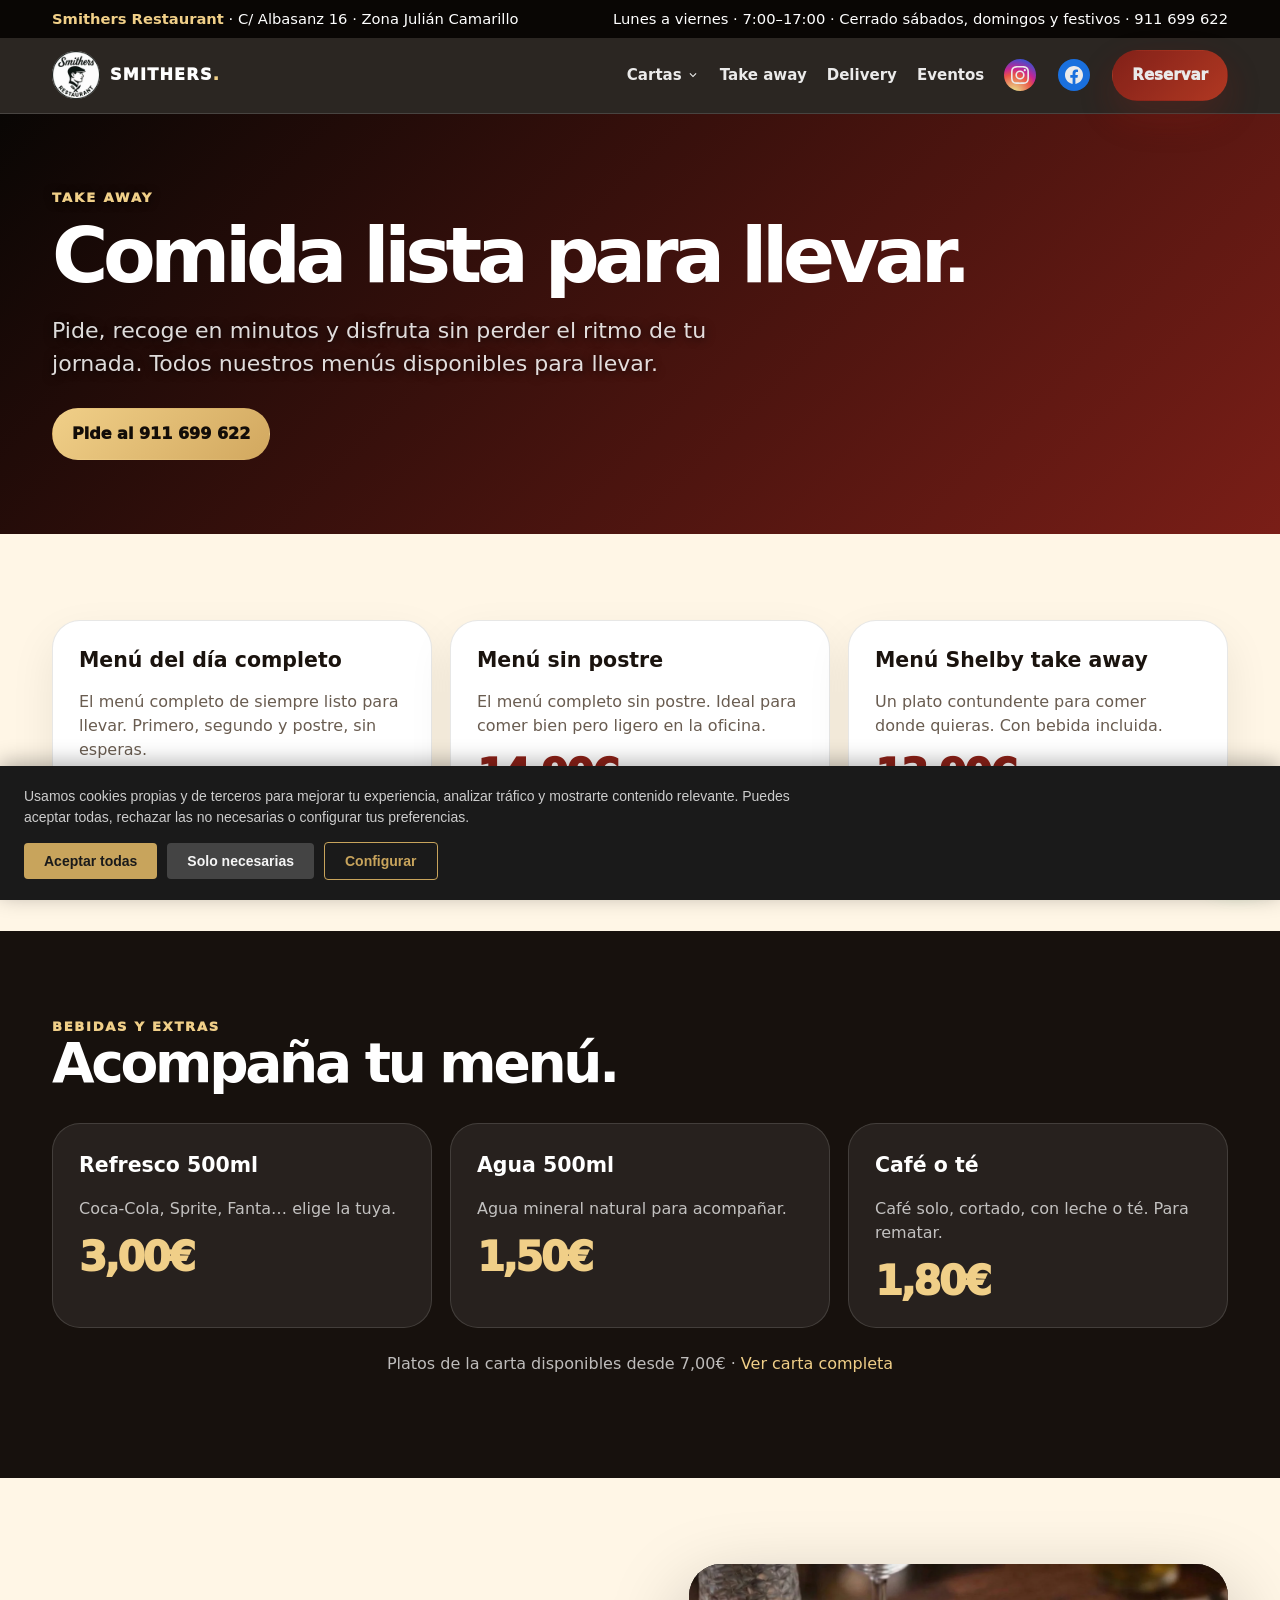
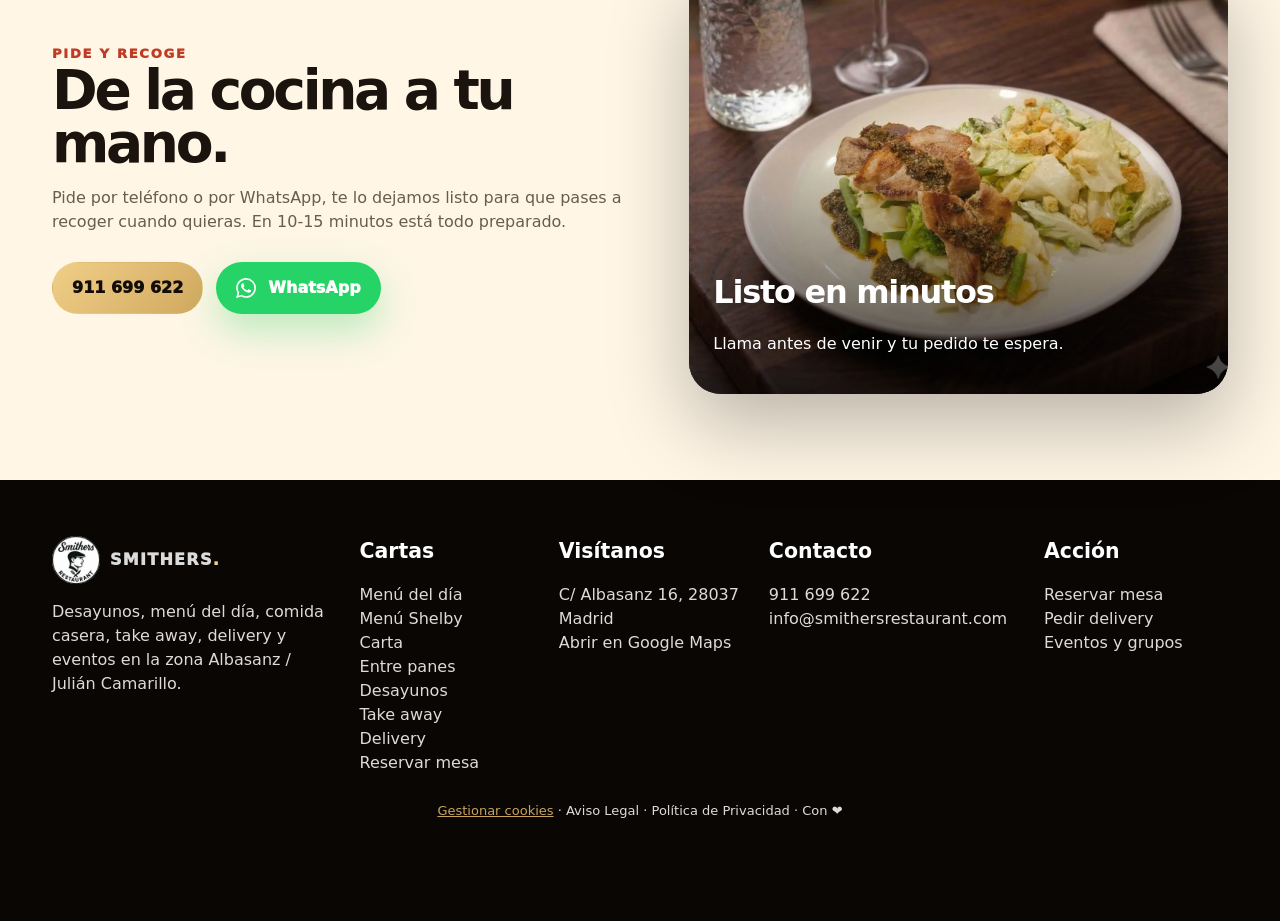
<file: take-away.html>
<!doctype html>
<html lang="es"><head>
<meta charset="utf-8"><meta name="viewport" content="width=device-width,initial-scale=1">
<meta name="google-site-verification" content="fixsy5xoUkfhnbuzR3DekRf675h-kdKtjqOkxfuOkCo" />
<meta name="geo.region" content="ES-MD">
<meta name="geo.placename" content="Madrid">
<meta name="geo.position" content="40.4342;-3.6321">
<meta name="ICBM" content="40.4342, -3.6321">
<title>Take away en Albasanz Madrid | Smithers Restaurant</title><meta name="description" content="Pide tu comida para llevar en Smithers Restaurant. Menú del día, bocadillos, montados y más en C/ Albasanz 16, Madrid.">
<link rel="stylesheet" href="assets/css/premium.css?v=47">
<!-- seo:grafo -->
<script type="application/ld+json">
{
  "@context": "https://schema.org",
  "@graph": [
    {
      "@type": "Organization",
      "@id": "https://www.smithersrestaurant.com/#organizacion",
      "name": "Smithers Restaurant",
      "legalName": "Stewart Avenue S.L.U.",
      "taxID": "B21757919",
      "url": "https://www.smithersrestaurant.com/",
      "logo": {
        "@type": "ImageObject",
        "@id": "https://www.smithersrestaurant.com/#logo",
        "url": "https://www.smithersrestaurant.com/assets/img/logo-smithers.png",
        "contentUrl": "https://www.smithersrestaurant.com/assets/img/logo-smithers.png",
        "width": 96,
        "height": 96,
        "caption": "Smithers Restaurant"
      },
      "image": {
        "@id": "https://www.smithersrestaurant.com/#logo"
      },
      "email": "info@smithersrestaurant.com",
      "telephone": "+34911699622",
      "address": {
        "@type": "PostalAddress",
        "streetAddress": "C/ Albasanz 16",
        "addressLocality": "Madrid",
        "addressRegion": "Comunidad de Madrid",
        "postalCode": "28037",
        "addressCountry": "ES"
      },
      "sameAs": [
        "https://www.instagram.com/smithers_restaurant/",
        "https://www.facebook.com/people/Smithers-Restaurant/61588168375109/",
        "https://www.google.com/maps?cid=17847721193954781420"
      ]
    },
    {
      "@type": "WebSite",
      "@id": "https://www.smithersrestaurant.com/#website",
      "url": "https://www.smithersrestaurant.com/",
      "name": "Smithers Restaurant",
      "description": "Bar y restaurante en C/ Albasanz 16, zona Julian Camarillo, Madrid. Desayunos, menu del dia, carta, take away, delivery y eventos.",
      "inLanguage": "es-ES",
      "publisher": {
        "@id": "https://www.smithersrestaurant.com/#organizacion"
      }
    },
    {
      "@type": [
        "Restaurant",
        "LocalBusiness"
      ],
      "@id": "https://www.smithersrestaurant.com/#restaurant",
      "name": "Smithers Restaurant",
      "alternateName": "Smithers",
      "legalName": "Stewart Avenue S.L.U.",
      "description": "Bar y restaurante de cocina casera en C/ Albasanz 16, zona Julian Camarillo (Madrid). Desayunos desde las 7:00, menu del dia por 16,50 EUR, menu Shelby desde 14,50 EUR, carta, bocadillos, take away, delivery con Glovo y eventos de empresa hasta 180 personas.",
      "slogan": "Comida casera todos los dias en Julian Camarillo",
      "url": "https://www.smithersrestaurant.com/",
      "logo": {
        "@id": "https://www.smithersrestaurant.com/#logo"
      },
      "image": [
        "https://www.smithersrestaurant.com/img/og-smithers.jpg",
        "https://www.smithersrestaurant.com/assets/img/hero-smithers.jpg",
        "https://www.smithersrestaurant.com/assets/img/interior1-gbp.jpg",
        "https://www.smithersrestaurant.com/assets/img/menu-del-dia-mesa.jpg"
      ],
      "telephone": "+34911699622",
      "email": "info@smithersrestaurant.com",
      "parentOrganization": {
        "@id": "https://www.smithersrestaurant.com/#organizacion"
      },
      "servesCuisine": [
        "Cocina casera espanola",
        "Mediterranea",
        "Bar de tapas"
      ],
      "priceRange": "€€",
      "currenciesAccepted": "EUR",
      "paymentAccepted": "Efectivo, Tarjeta de crédito, Tarjeta de débito, Tarjeta restaurante Pluxee, Tarjeta restaurante Edenred, Tarjeta restaurante Déjeuner",
      "isAccessibleForFree": false,
      "publicAccess": true,
      "smokingAllowed": false,
      "knowsLanguage": [
        "es-ES",
        "en"
      ],
      "address": {
        "@type": "PostalAddress",
        "streetAddress": "C/ Albasanz 16",
        "addressLocality": "Madrid",
        "addressRegion": "Comunidad de Madrid",
        "postalCode": "28037",
        "addressCountry": "ES"
      },
      "geo": {
        "@type": "GeoCoordinates",
        "latitude": 40.4342,
        "longitude": -3.6321
      },
      "hasMap": "https://www.google.com/maps?cid=17847721193954781420",
      "areaServed": [
        {
          "@type": "Place",
          "name": "Julian Camarillo, Madrid"
        },
        {
          "@type": "Place",
          "name": "Albasanz, Madrid"
        },
        {
          "@type": "Place",
          "name": "San Blas-Canillejas, Madrid"
        },
        {
          "@type": "Place",
          "name": "Ciudad Lineal, Madrid"
        },
        {
          "@type": "Place",
          "name": "Madrid 28037"
        }
      ],
      "openingHoursSpecification": [
        {
          "@type": "OpeningHoursSpecification",
          "dayOfWeek": [
            "Monday",
            "Tuesday",
            "Wednesday",
            "Thursday",
            "Friday"
          ],
          "opens": "07:00",
          "closes": "17:00"
        }
      ],
      "specialOpeningHoursSpecification": [
        {
          "@type": "OpeningHoursSpecification",
          "dayOfWeek": [
            "Saturday",
            "Sunday"
          ],
          "opens": "00:00",
          "closes": "00:00",
          "description": "Cerrado sabados, domingos y festivos"
        }
      ],
      "amenityFeature": [
        {
          "@type": "LocationFeatureSpecification",
          "name": "Take away",
          "value": true
        },
        {
          "@type": "LocationFeatureSpecification",
          "name": "Servicio a domicilio (Glovo)",
          "value": true
        },
        {
          "@type": "LocationFeatureSpecification",
          "name": "Admite reservas",
          "value": true
        },
        {
          "@type": "LocationFeatureSpecification",
          "name": "Grupos grandes y eventos",
          "value": true
        },
        {
          "@type": "LocationFeatureSpecification",
          "name": "Acepta tarjetas restaurante (Pluxee, Edenred, Déjeuner)",
          "value": true
        },
        {
          "@type": "LocationFeatureSpecification",
          "name": "Aparcamiento en la calle",
          "value": true
        }
      ],
      "publicTransport": "Metro Suanzes (L5) y Ciudad Lineal (L5), a 10-15 minutos andando",
      "hasMenu": [
        {
          "@type": "Menu",
          "@id": "https://www.smithersrestaurant.com/carta",
          "name": "Carta",
          "url": "https://www.smithersrestaurant.com/carta"
        },
        {
          "@type": "Menu",
          "@id": "https://www.smithersrestaurant.com/menu-del-dia",
          "name": "Menu del dia",
          "url": "https://www.smithersrestaurant.com/menu-del-dia"
        },
        {
          "@type": "Menu",
          "@id": "https://www.smithersrestaurant.com/menu-shelby",
          "name": "Menu Shelby",
          "url": "https://www.smithersrestaurant.com/menu-shelby"
        },
        {
          "@type": "Menu",
          "@id": "https://www.smithersrestaurant.com/desayunos",
          "name": "Desayunos",
          "url": "https://www.smithersrestaurant.com/desayunos"
        },
        {
          "@type": "Menu",
          "@id": "https://www.smithersrestaurant.com/entre-panes",
          "name": "Entre panes",
          "url": "https://www.smithersrestaurant.com/entre-panes"
        },
        {
          "@type": "Menu",
          "@id": "https://www.smithersrestaurant.com/take-away",
          "name": "Take away",
          "url": "https://www.smithersrestaurant.com/take-away"
        }
      ],
      "makesOffer": [
        {
          "@type": "Offer",
          "name": "Menu del dia",
          "description": "Primer plato, segundo, postre, pan y bebida",
          "price": "16.50",
          "priceCurrency": "EUR",
          "url": "https://www.smithersrestaurant.com/menu-del-dia",
          "availableAtOrFrom": {
            "@id": "https://www.smithersrestaurant.com/#restaurant"
          }
        },
        {
          "@type": "Offer",
          "name": "Menu Shelby",
          "description": "Plato contundente con bebida",
          "price": "14.50",
          "priceCurrency": "EUR",
          "url": "https://www.smithersrestaurant.com/menu-shelby",
          "availableAtOrFrom": {
            "@id": "https://www.smithersrestaurant.com/#restaurant"
          }
        },
        {
          "@type": "Offer",
          "name": "Menu del dia completo para llevar",
          "description": "Primero, segundo y postre, listo para llevar",
          "price": "15.90",
          "priceCurrency": "EUR",
          "url": "https://www.smithersrestaurant.com/take-away",
          "availableAtOrFrom": {
            "@id": "https://www.smithersrestaurant.com/#restaurant"
          }
        }
      ],
      "aggregateRating": {
        "@type": "AggregateRating",
        "ratingValue": "4.7",
        "reviewCount": "102",
        "bestRating": "5",
        "worstRating": "1"
      },
      "acceptsReservations": "https://reservation.dish.co/widget/hydra-dc9666be-57c5-400c-9de4-417b20578836",
      "keywords": "restaurante Julian Camarillo, menu del dia Albasanz, desayunos Madrid 28037, comida para llevar Albasanz, catering empresas Madrid",
      "sameAs": [
        "https://www.instagram.com/smithers_restaurant/",
        "https://www.facebook.com/people/Smithers-Restaurant/61588168375109/",
        "https://www.google.com/maps?cid=17847721193954781420",
        "https://glovoapp.com/es/es/madrid/stores/smithers-restaurant-madrid"
      ],
      "potentialAction": [
        {
          "@type": "ReserveAction",
          "target": {
            "@type": "EntryPoint",
            "urlTemplate": "https://reservation.dish.co/widget/hydra-dc9666be-57c5-400c-9de4-417b20578836",
            "actionPlatform": [
              "http://schema.org/DesktopWebPlatform",
              "http://schema.org/MobileWebPlatform",
              "http://schema.org/IOSPlatform",
              "http://schema.org/AndroidPlatform"
            ]
          },
          "result": {
            "@type": "Reservation",
            "name": "Reservar mesa"
          }
        },
        {
          "@type": "OrderAction",
          "target": {
            "@type": "EntryPoint",
            "urlTemplate": "https://glovoapp.com/es/es/madrid/stores/smithers-restaurant-madrid",
            "actionPlatform": [
              "http://schema.org/DesktopWebPlatform",
              "http://schema.org/MobileWebPlatform",
              "http://schema.org/IOSPlatform",
              "http://schema.org/AndroidPlatform"
            ]
          },
          "deliveryMethod": "http://purl.org/goodrelations/v1#DeliveryModeOwnFleet",
          "result": {
            "@type": "Order",
            "name": "Pedir delivery con Glovo"
          }
        }
      ]
    },
    {
      "@type": "ItemPage",
      "@id": "https://www.smithersrestaurant.com/take-away#webpage",
      "url": "https://www.smithersrestaurant.com/take-away",
      "name": "Take away",
      "isPartOf": {
        "@id": "https://www.smithersrestaurant.com/#website"
      },
      "about": {
        "@id": "https://www.smithersrestaurant.com/#restaurant"
      },
      "primaryImageOfPage": {
        "@type": "ImageObject",
        "url": "https://www.smithersrestaurant.com/img/og-take-away.jpg",
        "width": 1200,
        "height": 630
      },
      "inLanguage": "es-ES",
      "datePublished": "2026-07-20",
      "dateModified": "2026-08-25",
      "breadcrumb": {
        "@id": "https://www.smithersrestaurant.com/take-away#breadcrumb"
      },
      "potentialAction": [
        {
          "@type": "ReadAction",
          "target": [
            "https://www.smithersrestaurant.com/take-away"
          ]
        }
      ]
    }
  ]
}
</script>
<!-- /seo:grafo -->
<!-- seo:head-comun -->
<meta name="theme-color" content="#090604">
<meta name="author" content="Smithers Restaurant">
<meta name="format-detection" content="telephone=yes">
<link rel="preconnect" href="https://www.googletagmanager.com" crossorigin>
<link rel="dns-prefetch" href="https://www.google-analytics.com">
<link rel="manifest" href="/site.webmanifest">
<link rel="alternate" hreflang="es-ES" href="https://www.smithersrestaurant.com/take-away">
<link rel="alternate" hreflang="x-default" href="https://www.smithersrestaurant.com/take-away">
<link rel="alternate" type="text/markdown" href="https://www.smithersrestaurant.com/take-away.md" title="Version Markdown para agentes de IA">
<meta property="og:locale" content="es_ES">
<meta property="og:image:width" content="1200">
<meta property="og:image:height" content="630">
<meta property="og:image:type" content="image/jpeg">
<meta property="og:image:alt" content="Comida para llevar de Smithers Restaurant en Albasanz, Madrid">
<meta name="twitter:image:alt" content="Comida para llevar de Smithers Restaurant en Albasanz, Madrid">
<!-- /seo:head-comun -->

<meta property="og:title" content="Take away en Albasanz Madrid | Smithers Restaurant"><meta property="og:description" content="Pide tu comida para llevar en Smithers Restaurant. Menú del día, bocadillos, montados y más en C/ Albasanz 16, Madrid."><meta property="og:type" content="website">
<meta property="og:image" content="https://www.smithersrestaurant.com/img/og-take-away.jpg">

<script type="application/ld+json">
{
  "@context": "https://schema.org",
  "@type": "BreadcrumbList",
  "@id": "https://www.smithersrestaurant.com/take-away#breadcrumb",
  "itemListElement": [
    {
      "@type": "ListItem",
      "position": 1,
      "name": "Inicio",
      "item": "https://www.smithersrestaurant.com"
    },
    {
      "@type": "ListItem",
      "position": 2,
      "name": "Take away",
      "item": "https://www.smithersrestaurant.com/take-away"
    }
  ]
}
</script>
<script type="application/ld+json">
{
  "@context": "https://schema.org",
  "@type": ["Service", "FoodService"],
  "name": "Take away Smithers Restaurant",
  "serviceType": "Take away",
  "provider": {
    "@type": "Restaurant",
    "@id": "https://www.smithersrestaurant.com/#restaurant",
    "name": "Smithers Restaurant",
    "address": {
      "@type": "PostalAddress",
      "streetAddress": "C/ Albasanz 16",
      "addressLocality": "Madrid",
      "postalCode": "28037",
      "addressCountry": "ES"
    },
    "telephone": "+34911699622"
  },
  "areaServed": "Madrid",
  "description": "Pide comida para llevar en Smithers Restaurant. Llama al 911 699 622 o escribe por WhatsApp, recoge en 10-15 minutos en C/ Albasanz 16, Madrid.",
  "hoursAvailable": {
    "@type": "OpeningHoursSpecification",
    "dayOfWeek": ["Monday", "Tuesday", "Wednesday", "Thursday", "Friday"],
    "opens": "07:00",
    "closes": "17:00"
  }
}
</script>
    <link rel="canonical" href="https://www.smithersrestaurant.com/take-away">
    <meta property="og:url" content="https://www.smithersrestaurant.com/take-away">
    <meta property="og:site_name" content="Smithers Restaurant">
    <meta name="twitter:card" content="summary_large_image">
    <meta name="twitter:title" content="Take away en Smithers Restaurant | Recoge en Albasanz, Madrid">
    <meta name="twitter:description" content="Pide take away en Smithers. Llámanos o escríbenos por WhatsApp, lo preparamos en 10-15 minutos. C/ Albasanz 16, Madrid.">
    <meta name="twitter:image" content="https://www.smithersrestaurant.com/img/og-take-away.jpg">
    <!-- Google tag (gtag.js) - Google Analytics 4 -->
    <script src="/assets/js/analytics.js?v=47"></script>
    <script async src="https://www.googletagmanager.com/gtag/js?id=G-MG3Y3TKP8M"></script>
            <link rel="icon" type="image/x-icon" href="favicon.ico">
    <link rel="icon" type="image/png" sizes="96x96" href="favicon-96x96.png">
    <link rel="icon" type="image/svg+xml" href="favicon.svg">
    <link rel="apple-touch-icon" href="apple-touch-icon.png">
    <meta name="robots" content="index, follow, max-image-preview:large, max-snippet:-1, max-video-preview:-1">
<style>@media(max-width:930px){nav.nav,.nav{display:none!important}}</style>
<script type="application/ld+json">
{
  "@context": "https://schema.org",
  "@type": "Menu",
  "@id": "https://www.smithersrestaurant.com/take-away",
  "name": "Take away Smithers",
  "inLanguage": "es-ES",
  "description": "Menús y platos de Smithers Restaurant para llevar. Pide por teléfono o WhatsApp y recoge en 10-15 minutos. Platos de la carta disponibles también para llevar desde 7,00€.",
  "hasMenuSection": [
    {
      "@type": "MenuSection",
      "name": "Menús para llevar",
      "hasMenuItem": [
        {
          "@type": "MenuItem",
          "name": "Menú del día completo",
          "description": "Primero, segundo y postre",
          "offers": {
            "@type": "Offer",
            "price": "15.90",
            "priceCurrency": "EUR",
            "availability": "https://schema.org/InStock",
            "availableAtOrFrom": {
              "@id": "https://www.smithersrestaurant.com/#restaurant"
            },
            "url": "https://www.smithersrestaurant.com/take-away"
          },
          "image": "https://www.smithersrestaurant.com/assets/img/menu-del-dia-mesa.jpg"
        },
        {
          "@type": "MenuItem",
          "name": "Menú sin postre",
          "description": "Menú completo sin postre",
          "offers": {
            "@type": "Offer",
            "price": "14.90",
            "priceCurrency": "EUR",
            "availability": "https://schema.org/InStock",
            "availableAtOrFrom": {
              "@id": "https://www.smithersrestaurant.com/#restaurant"
            },
            "url": "https://www.smithersrestaurant.com/take-away"
          }
        },
        {
          "@type": "MenuItem",
          "name": "Menú Shelby take away",
          "description": "Un plato contundente con bebida incluida",
          "offers": {
            "@type": "Offer",
            "price": "13.90",
            "priceCurrency": "EUR",
            "availability": "https://schema.org/InStock",
            "availableAtOrFrom": {
              "@id": "https://www.smithersrestaurant.com/#restaurant"
            },
            "url": "https://www.smithersrestaurant.com/take-away"
          }
        }
      ],
      "@id": "https://www.smithersrestaurant.com/take-away#seccion-1"
    },
    {
      "@type": "MenuSection",
      "name": "Bebidas y extras",
      "hasMenuItem": [
        {
          "@type": "MenuItem",
          "name": "Refresco 500ml",
          "description": "Coca-Cola, Sprite, Fanta…",
          "offers": {
            "@type": "Offer",
            "price": "3.00",
            "priceCurrency": "EUR",
            "availability": "https://schema.org/InStock",
            "availableAtOrFrom": {
              "@id": "https://www.smithersrestaurant.com/#restaurant"
            },
            "url": "https://www.smithersrestaurant.com/take-away"
          }
        },
        {
          "@type": "MenuItem",
          "name": "Agua 500ml",
          "offers": {
            "@type": "Offer",
            "price": "1.50",
            "priceCurrency": "EUR",
            "availability": "https://schema.org/InStock",
            "availableAtOrFrom": {
              "@id": "https://www.smithersrestaurant.com/#restaurant"
            },
            "url": "https://www.smithersrestaurant.com/take-away"
          }
        },
        {
          "@type": "MenuItem",
          "name": "Café o té",
          "offers": {
            "@type": "Offer",
            "price": "1.80",
            "priceCurrency": "EUR",
            "availability": "https://schema.org/InStock",
            "availableAtOrFrom": {
              "@id": "https://www.smithersrestaurant.com/#restaurant"
            },
            "url": "https://www.smithersrestaurant.com/take-away"
          }
        }
      ],
      "@id": "https://www.smithersrestaurant.com/take-away#seccion-2"
    }
  ],
  "url": "https://www.smithersrestaurant.com/take-away",
  "provider": {
    "@id": "https://www.smithersrestaurant.com/#restaurant"
  },
  "mainEntityOfPage": {
    "@id": "https://www.smithersrestaurant.com/take-away#webpage"
  }
}
</script>
</head><body>
<a href="#main-content" class="skip-link">Saltar al contenido principal</a>

<input type="checkbox" id="hamburger-toggle" class="hamburger-checkbox">
<label for="hamburger-toggle" class="hamburger-overlay" aria-hidden="true"></label>
<div class="announce"><div class="wrap"><div><strong>Smithers Restaurant</strong> · C/ Albasanz 16 · Zona Julián Camarillo</div><div>Lunes a viernes · 7:00–17:00 · Cerrado sábados, domingos y festivos · <a href="tel:+34911699622">911 699 622</a></div></div></div>
<nav class="nav"><div class="wrap">
  <a class="brand" href="/"><picture>
  <source srcset="assets/img/logo-smithers.webp" type="image/webp">
  <img src="assets/img/logo-smithers.png" alt="Smithers Restaurant" loading="lazy" width="96" height="96">
</picture><div>Smithers<span>.</span></div></a>
  <div class="links">
    <div class="dropdown"><a class="dropbtn" href="/carta">Cartas<svg width="14" height="14" viewBox="0 0 24 24" fill="currentColor" aria-hidden="true"><path d="M7.41 8.59L12 13.17l4.59-4.58L18 10l-6 6-6-6z"/></svg></a><div class="dropdown-content"><a href="/carta">Carta</a><a href="/menu-del-dia">Menú del día</a><a href="/menu-shelby">Menú Shelby</a><a href="/entre-panes">Entre panes</a><a href="/desayunos">Desayunos</a></div></div><a href="/take-away">Take away</a><a href="/delivery">Delivery</a><a href="/eventos">Eventos</a><a class="btn-social" href="https://www.instagram.com/smithers_restaurant/" target="_blank" rel="noopener" title="Instagram" aria-label="Instagram de Smithers Restaurant"><svg aria-hidden="true" focusable="false" width="18" height="18" viewBox="0 0 24 24" fill="white" aria-hidden="true"><path d="M12 2.163c3.204 0 3.584.012 4.85.07 3.252.148 4.771 1.691 4.919 4.919.058 1.265.069 1.645.069 4.849 0 3.205-.012 3.584-.069 4.849-.149 3.225-1.664 4.771-4.919 4.919-1.266.058-1.644.07-4.85.07-3.204 0-3.584-.012-4.849-.07-3.26-.149-4.771-1.699-4.919-4.92-.058-1.265-.07-1.644-.07-4.849 0-3.204.013-3.583.07-4.849.149-3.227 1.664-4.771 4.919-4.919 1.266-.057 1.645-.069 4.849-.069zM12 0C8.741 0 8.333.014 7.053.072 2.695.272.273 2.69.073 7.052.014 8.333 0 8.741 0 12c0 3.259.014 3.668.072 4.948.2 4.358 2.618 6.78 6.98 6.98C8.333 23.986 8.741 24 12 24c3.259 0 3.668-.014 4.948-.072 4.354-.2 6.782-2.618 6.979-6.98.059-1.28.073-1.689.073-4.948 0-3.259-.014-3.667-.072-4.947-.196-4.354-2.617-6.78-6.979-6.98C15.668.014 15.259 0 12 0zm0 5.838a6.162 6.162 0 1 0 0 12.324 6.162 6.162 0 0 0 0-12.324zM12 16a4 4 0 1 1 0-8 4 4 0 0 1 0 8zm6.406-11.845a1.44 1.44 0 1 0 0 2.881 1.44 1.44 0 0 0 0-2.881z"/></svg></a><a class="btn-social" href="https://www.facebook.com/people/Smithers-Restaurant/61588168375109/" target="_blank" rel="noopener" title="Facebook" aria-label="Facebook de Smithers Restaurant"><svg aria-hidden="true" focusable="false" width="18" height="18" viewBox="0 0 24 24" fill="white" aria-hidden="true"><path d="M24 12.073c0-6.627-5.373-12-12-12s-12 5.373-12 12c0 5.99 4.388 10.954 10.125 11.854v-8.385H7.078v-3.47h3.047V9.43c0-3.007 1.792-4.669 4.533-4.669 1.312 0 2.686.235 2.686.235v2.953H15.83c-1.491 0-1.956.925-1.956 1.874v2.25h3.328l-.532 3.47h-2.796v8.385C19.612 23.027 24 18.062 24 12.073z"/></svg></a>
    <a class="btn red" href="/reservas" data-track="nav_reserva">Reservar</a>
  </div>




</div></nav>
<div class="mobile-nav">
  <a class="brand" href="/"><picture>
  <source srcset="assets/img/logo-smithers.webp" type="image/webp">
  <img src="assets/img/logo-smithers.png" alt="Smithers Restaurant" loading="lazy" width="96" height="96">
</picture><div>Smithers<span>.</span></div></a>
  <div class="mobile-nav-actions">
    <a class="btn-social" href="https://www.instagram.com/smithers_restaurant/" target="_blank" rel="noopener" title="Instagram" aria-label="Instagram de Smithers Restaurant"><svg aria-hidden="true" focusable="false" width="18" height="18" viewBox="0 0 24 24" fill="white"><path d="M12 2.163c3.204 0 3.584.012 4.85.07 3.252.148 4.771 1.691 4.919 4.919.058 1.265.069 1.645.069 4.849 0 3.205-.012 3.584-.069 4.849-.149 3.225-1.664 4.771-4.919 4.919-1.266.058-1.644.07-4.85.07-3.204 0-3.584-.012-4.849-.07-3.26-.149-4.771-1.699-4.919-4.92-.058-1.265-.07-1.644-.07-4.849 0-3.204.013-3.583.07-4.849.149-3.227 1.664-4.771 4.919-4.919 1.266-.057 1.645-.069 4.849-.069zM12 0C8.741 0 8.333.014 7.053.072 2.695.272.273 2.69.073 7.052.014 8.333 0 8.741 0 12c0 3.259.014 3.668.072 4.948.2 4.358 2.618 6.78 6.98 6.98C8.333 23.986 8.741 24 12 24c3.259 0 3.668-.014 4.948-.072 4.354-.2 6.782-2.618 6.979-6.98.059-1.28.073-1.689.073-4.948 0-3.259-.014-3.667-.072-4.947-.196-4.354-2.617-6.78-6.979-6.98C15.668.014 15.259 0 12 0zm0 5.838a6.162 6.162 0 1 0 0 12.324 6.162 6.162 0 0 0 0-12.324zM12 16a4 4 0 1 1 0-8 4 4 0 0 1 0 8zm6.406-11.845a1.44 1.44 0 1 0 0 2.881 1.44 1.44 0 0 0 0-2.881z"/></svg></a>
    <a class="btn-social" href="https://www.facebook.com/people/Smithers-Restaurant/61588168375109/" target="_blank" rel="noopener" title="Facebook" aria-label="Facebook de Smithers Restaurant"><svg aria-hidden="true" focusable="false" width="18" height="18" viewBox="0 0 24 24" fill="white"><path d="M24 12.073c0-6.627-5.373-12-12-12s-12 5.373-12 12c0 5.99 4.388 10.954 10.125 11.854v-8.385H7.078v-3.47h3.047V9.43c0-3.007 1.792-4.669 4.533-4.669 1.312 0 2.686.235 2.686.235v2.953H15.83c-1.491 0-1.956.925-1.956 1.874v2.25h3.328l-.532 3.47h-2.796v8.385C19.612 23.027 24 18.062 24 12.073z"/></svg></a>
    <label for="hamburger-toggle" class="hamburger-btn">
      <span></span><span></span><span></span>
    </label>
  </div>
</div>




<div class="hamburger-content"><label for="hamburger-toggle" class="hamburger-close" aria-label="Cerrar menú">✕</label>
<a href="/">Inicio</a>
<a href="/menu-del-dia">Menú del día</a>
<a href="/menu-shelby">Menú Shelby</a>
<a href="/carta">Carta</a>
<a href="/entre-panes">Entre panes</a>
<a href="/desayunos">Desayunos</a>
<a href="/take-away">Take away</a>
<a href="/delivery">Delivery</a>
<a href="/eventos">Eventos</a>
<a href="/reservas" class="mhn-cta">Reservar</a>
</div>
<main id="main-content">




<header class="page-hero"><div class="wrap"><div class="eyebrow">Take away</div><h1>Comida lista para llevar.</h1><p class="lead">Pide, recoge en minutos y disfruta sin perder el ritmo de tu jornada. Todos nuestros menús disponibles para llevar.</p><div class="hero-actions"><a class="btn gold" href="tel:+34911699622">Pide al 911 699 622</a></div></div></header>
<section class="section"><div class="wrap cards c3">
  <div class="card"><h2 class="h-card">Menú del día completo</h2><p class="muted">El menú completo de siempre listo para llevar. Primero, segundo y postre, sin esperas.</p><div class="price">15,90€</div></div>
  <div class="card"><h2 class="h-card">Menú sin postre</h2><p class="muted">El menú completo sin postre. Ideal para comer bien pero ligero en la oficina.</p><div class="price">14,90€</div></div>
  <div class="card"><h2 class="h-card">Menú Shelby take away</h2><p class="muted">Un plato contundente para comer donde quieras. Con bebida incluida.</p><div class="price">13,90€</div></div>
</div></section>
<section class="section dark"><div class="wrap">
  <div class="section-head"><div><div class="kicker">Bebidas y extras</div><h2>Acompaña tu menú.</h2></div></div>
  <div class="cards c3">
    <div class="card"><h3>Refresco 500ml</h3><p class="muted">Coca‑Cola, Sprite, Fanta… elige la tuya.</p><div class="price">3,00€</div></div>
    <div class="card"><h3>Agua 500ml</h3><p class="muted">Agua mineral natural para acompañar.</p><div class="price">1,50€</div></div>
    <div class="card"><h3>Café o té</h3><p class="muted">Café solo, cortado, con leche o té. Para rematar.</p><div class="price">1,80€</div></div>
  </div>
  <p style="margin-top:24px;text-align:center;color:rgba(255,255,255,.72)">Platos de la carta disponibles desde 7,00€ · <a href="/carta" style="color:var(--gold2)">Ver carta completa</a></p>
</div></section>
<section class="section"><div class="wrap split"><div><div class="kicker">Pide y recoge</div><h2>De la cocina a tu mano.</h2><p class="muted">Pide por teléfono o por WhatsApp, te lo dejamos listo para que pases a recoger cuando quieras. En 10‑15 minutos está todo preparado.</p><div class="hero-actions"><a class="btn gold" href="tel:+34911699622">911 699 622</a><a class="btn green" href="https://wa.me/34624868537?text=Hola%2C+quiero+pedir+take+away+en+Smithers"><svg width="20" height="20" viewBox="0 0 24 24" fill="white" style="vertical-align:middle;margin-right:4px"><path d="M17.472 14.382c-.297-.149-1.758-.867-2.03-.967-.273-.099-.471-.148-.67.15-.197.297-.767.966-.94 1.164-.173.199-.347.223-.644.075-.297-.15-1.255-.463-2.39-1.475-.883-.788-1.48-1.761-1.653-2.059-.173-.297-.018-.458.13-.606.134-.133.298-.347.446-.52.149-.174.198-.298.298-.497.099-.198.05-.371-.025-.52-.075-.149-.669-1.612-.916-2.207-.242-.579-.487-.5-.669-.51-.173-.008-.371-.01-.57-.01-.198 0-.52.074-.792.372-.272.297-1.04 1.016-1.04 2.479 0 1.462 1.065 2.875 1.213 3.074.149.198 2.096 3.2 5.077 4.487.709.306 1.262.489 1.694.625.712.227 1.36.195 1.871.118.571-.085 1.758-.719 2.006-1.413.248-.694.248-1.289.173-1.413-.074-.124-.272-.198-.57-.347m-5.421 7.403h-.004a9.87 9.87 0 0 1-5.031-1.378l-.361-.214-3.741.982.998-3.648-.235-.374a9.86 9.86 0 0 1-1.51-5.26c.001-5.45 4.436-9.884 9.888-9.884 2.64 0 5.122 1.03 6.988 2.898a9.825 9.825 0 0 1 2.893 6.994c-.003 5.45-4.437 9.884-9.885 9.884m8.413-18.297A11.815 11.815 0 0 0 12.05 0C5.495 0 .16 5.335.157 11.892c0 2.096.547 4.142 1.588 5.945L.057 24l6.305-1.654a11.882 11.882 0 0 0 5.683 1.448h.005c6.554 0 11.89-5.335 11.893-11.893a11.821 11.821 0 0 0-3.48-8.413z"/></svg> WhatsApp</a></div></div><div class="photo-card"><picture>
  <source srcset="assets/img/shelby/SHELBY_SECRETO.webp" type="image/webp">
  <picture><source srcset="assets/img/shelby/SHELBY_SECRETO.webp" type="image/webp"><img src="assets/img/shelby/SHELBY_SECRETO.jpg" alt="Take away Smithers" loading="lazy" width="1600" height="1200"></picture>
</picture><div class="photo-copy"><h3>Listo en minutos</h3><p>Llama antes de venir y tu pedido te espera.</p></div></div></div></section>


</main>
<footer class="footer"><div class="wrap foot">
  <div><a class="brand" href="/"><picture>
  <source srcset="assets/img/logo-smithers.webp" type="image/webp">
  <img src="assets/img/logo-smithers.png" alt="Smithers Restaurant" loading="lazy" width="96" height="96">
</picture><div>Smithers<span>.</span></div></a><p>Desayunos, menú del día, comida casera, take away, delivery y eventos en la zona Albasanz / Julián Camarillo.</p></div>
  <div class="seo-foot-cartas"><h3>Cartas</h3><p><a href="/menu-del-dia">Menú del día</a><br><a href="/menu-shelby">Menú Shelby</a><br><a href="/carta">Carta</a><br><a href="/entre-panes">Entre panes</a><br><a href="/desayunos">Desayunos</a><br><a href="/take-away">Take away</a><br><a href="/delivery">Delivery</a><br><a href="/reservas">Reservar mesa</a></p></div><div><h3>Visítanos</h3><p>C/ Albasanz 16, 28037 Madrid<br><a href="https://www.google.com/maps/search/?api=1&query=Calle%20de%20Albasanz%2016%2028037%20Madrid">Abrir en Google Maps</a></p></div>
  <div><h3>Contacto</h3><p><a href="tel:+34911699622">911 699 622</a><br><a href="mailto:info@smithersrestaurant.com">info@smithersrestaurant.com</a></p></div>
  <div><h3>Acción</h3><p><a href="/reservas">Reservar mesa</a><br><a href="https://glovoapp.com/es/es/madrid/stores/smithers-restaurant-madrid" target="_blank" rel="noopener">Pedir delivery</a><br><a href="/eventos">Eventos y grupos</a></p></div>
</div>        <p style="text-align:center;margin-top:10px;font-size:13px;"><button type="button" class="cookie-manage-link">Gestionar cookies</button> · <a href="/aviso-legal">Aviso Legal</a> · <a href="/privacidad">Política de Privacidad</a> · Con ❤️</p>
    </footer>
<div class="mobile-actions"><a href="tel:+34911699622" data-track="mobile_llamar">Llamar</a><a href="/reservas" data-track="mobile_reserva">Reservar</a><a href="https://glovoapp.com/es/es/madrid/stores/smithers-restaurant-madrid" target="_blank" rel="noopener" data-track="mobile_delivery">Pedir</a><a href="https://www.google.com/maps/search/?api=1&query=Calle%20de%20Albasanz%2016%2028037%20Madrid" data-track="mobile_mapa">Mapa</a></div>
<script src="/cookies.js" defer></script>
<script src="assets/js/premium.js" defer></script>
<a href="https://wa.me/34624868537" target="_blank" rel="noopener" class="whatsapp-float" title="WhatsApp Smithers" data-track="float_whatsapp" aria-label="Escribir por WhatsApp a Smithers Restaurant"><svg width="30" height="30" viewBox="0 0 24 24" fill="white" aria-hidden="true"><path d="M17.472 14.382c-.297-.149-1.758-.867-2.03-.967-.273-.099-.471-.148-.67.15-.197.297-.767.966-.94 1.164-.173.199-.347.223-.644.075-.297-.15-1.255-.463-2.39-1.475-.883-.788-1.48-1.761-1.653-2.059-.173-.297-.018-.458.13-.606.134-.133.298-.347.446-.52.149-.174.198-.298.298-.497.099-.198.05-.371-.025-.52-.075-.149-.669-1.612-.916-2.207-.242-.579-.487-.5-.669-.51-.173-.008-.371-.01-.57-.01-.198 0-.52.074-.792.372-.272.297-1.04 1.016-1.04 2.479 0 1.462 1.065 2.875 1.213 3.074.149.198 2.096 3.2 5.077 4.487.709.306 1.262.489 1.694.625.712.227 1.36.195 1.871.118.571-.085 1.758-.719 2.006-1.413.248-.694.248-1.289.173-1.413-.074-.124-.272-.198-.57-.347m-5.421 7.403h-.004a9.87 9.87 0 0 1-5.031-1.378l-.361-.214-3.741.982.998-3.648-.235-.374a9.86 9.86 0 0 1-1.51-5.26c.001-5.45 4.436-9.884 9.888-9.884 2.64 0 5.122 1.03 6.988 2.898a9.825 9.825 0 0 1 2.893 6.994c-.003 5.45-4.437 9.884-9.885 9.884m8.413-18.297A11.815 11.815 0 0 0 12.05 0C5.495 0 .16 5.335.157 11.892c0 2.096.547 4.142 1.588 5.945L.057 24l6.305-1.654a11.882 11.882 0 0 0 5.683 1.448h.005c6.554 0 11.89-5.335 11.893-11.893a11.821 11.821 0 0 0-3.48-8.413z"/></svg></a>
</body></html>
</file>
<file: assets/css/premium.css>
:root{--bg:#0e0a07;--bg2:#17110d;--cream:#fff6e6;--paper:#fbf2e2;--ink:#1a130e;--muted:#695c50;--red:#8c2118;--red2:#bf3b23;--gold:#d2a85f;--gold2:#f0cf88;--line:rgba(255,255,255,.14);--shadow:0 30px 80px rgba(0,0,0,.28);--radius:28px}*{box-sizing:border-box}body{margin:0;font-family:Inter,ui-sans-serif,system-ui,-apple-system,Segoe UI,Roboto,Arial,sans-serif;background:var(--cream);color:var(--ink);line-height:1.5}a{text-decoration:none;color:inherit}img{max-width:100%;display:block}.wrap{max-width:1220px;margin:auto;padding:0 22px}.announce{background:#090604;color:#fff;font-size:.92rem}.announce .wrap{display:flex;justify-content:space-between;gap:14px;padding-top:8px;padding-bottom:8px}.announce strong{color:var(--gold2)}.nav{position:sticky;top:0;z-index:100;background:rgba(14,10,7,.88);border-bottom:1px solid var(--line);color:#fff}.nav .wrap{display:flex;align-items:center;justify-content:space-between;gap:20px;padding-top:12px;padding-bottom:12px}.brand{display:flex;align-items:center;gap:10px;font-weight:950;letter-spacing:.08em;text-transform:uppercase}.brand img{width:48px;height:48px;border-radius:50%;background:#fff}.brand span{color:var(--gold2)}.links{display:flex;gap:20px;align-items:center;font-weight:800;font-size:.94rem}.links a{opacity:.9}.links a:hover{opacity:1;color:var(--gold2)}

/* --- DROPDOWN MENU --- */
.links .dropdown{position:relative;display:inline-flex;align-items:center}
.links .dropbtn{display:inline-flex;align-items:center;gap:4px;cursor:pointer;opacity:.9;font-weight:800;font-size:.94rem;color:#fff;background:0;border:0;padding:0;font-family:inherit}
.links .dropbtn:hover{opacity:1;color:var(--gold2)}
.links .dropbtn svg{transition:transform .2s;width:14px;height:14px;fill:currentColor}
.links .dropdown:hover .dropbtn svg{transform:rotate(180deg)}
.links .dropdown-content{display:none;position:absolute;top:100%;left:0;min-width:190px;background:#16100c;border:1px solid rgba(255,255,255,.14);border-radius:14px;padding:8px;box-shadow:0 20px 50px rgba(0,0,0,.5);z-index:200;margin-top:0}
.links .dropdown-content:before{content:"";position:absolute;top:-12px;left:0;right:0;height:12px;background:transparent}
.links .dropdown:hover .dropdown-content{display:block}
.links .dropdown-content a{display:block;padding:8px 14px;border-radius:10px;font-weight:700;font-size:.88rem;opacity:.85;white-space:nowrap;color:#fff}
.links .dropdown-content a:hover{opacity:1;color:var(--gold2);background:rgba(255,255,255,.06)}
.links .btn-social{display:inline-flex;align-items:center;justify-content:center;width:32px;height:32px;border-radius:50%;opacity:.9;transition:.2s;margin-right:2px}
.links .btn-social:hover{opacity:1;transform:scale(1.1);color:#fff}
.links .btn-social[title=Instagram]{background:radial-gradient(circle at 30% 107%,#fdf497 0%,#fdf497 5%,#fd5949 45%,#d6249f 60%,#285AEB 90%)}
.links .btn-social[title=Facebook]{background:#1877f2}.btn{display:inline-flex;align-items:center;justify-content:center;border-radius:999px;padding:13px 19px;font-weight:950;border:1px solid transparent;transition:.2s;gap:8px}.btn:hover{transform:translateY(-1px)}.btn.red{background:linear-gradient(135deg,var(--red),var(--red2));color:#fff;box-shadow:0 16px 38px rgba(140,33,24,.32)}.btn.gold{background:linear-gradient(135deg,var(--gold2),var(--gold));color:#130d08}.btn.dark{background:#16100c;color:#fff}.btn.ghost{border-color:rgba(255,255,255,.35);color:#fff;background:rgba(0,0,0,.5)}.btn.light{background:#fff;color:#1a130e;border-color:rgba(26,19,14,.12)}.btn.green{background:#25D366;color:#fff;box-shadow:0 16px 38px rgba(37,211,102,.32)}
.hero{min-height:760px;color:#fff;position:relative;background:#0e0a07;overflow:hidden}.hero:before{content:"";position:absolute;inset:0;background:linear-gradient(90deg,rgba(9,6,4,.96) 0%,rgba(9,6,4,.72) 42%,rgba(9,6,4,.22) 100%),linear-gradient(0deg,rgba(9,6,4,.92),transparent 50%)}.hero-img{position:absolute;inset:0;width:100%;height:100%;object-fit:cover;opacity:.92;filter:saturate(1.05) contrast(1.03)}.hero .wrap{position:relative;z-index:1;padding-top:100px;padding-bottom:72px}.eyebrow{color:var(--gold2);text-transform:uppercase;letter-spacing:.15em;font-weight:1000;font-size:.82rem;text-shadow:0 1px 8px rgba(0,0,0,.8)}.hero h1{font-size:clamp(3rem,7vw,7.2rem);line-height:.9;letter-spacing:-.08em;max-width:880px;margin:18px 0;text-shadow:0 2px 16px rgba(0,0,0,.85),0 6px 30px rgba(0,0,0,.45)}.lead{font-size:clamp(1.12rem,2vw,1.38rem);max-width:720px;color:rgba(255,255,255,.86);text-shadow:0 1px 10px rgba(0,0,0,.8)}.hero-actions{display:flex;gap:13px;flex-wrap:wrap;margin-top:28px}.hero-stats{display:grid;grid-template-columns:repeat(4,1fr);gap:13px;margin-top:58px;max-width:920px}.stat{background:rgba(0,0,0,.7);border:1px solid rgba(255,255,255,.2);border-radius:22px;padding:18px;backdrop-filter:blur(6px)}.stat b{display:block;font-size:1.65rem;color:var(--gold2);line-height:1}.stat span{font-weight:800;color:rgba(255,255,255,.8);font-size:.9rem}
.section{padding:86px 0}.section.dark{background:var(--bg2);color:#fff}.section.paper{background:var(--paper)}.split{display:grid;grid-template-columns:1.05fr .95fr;gap:42px;align-items:center}.section-head{display:flex;align-items:end;justify-content:space-between;gap:24px;margin-bottom:34px}.kicker{color:var(--red2);font-weight:1000;letter-spacing:.13em;text-transform:uppercase;font-size:.82rem}.dark .kicker{color:var(--gold2)}h2{font-size:clamp(2.2rem,4.3vw,4.4rem);line-height:.96;letter-spacing:-.06em;margin:0}h2.center{margin-bottom:2.2rem}h3{font-size:1.28rem;margin:0 0 8px}/* Encabezado de tarjeta: es un h2 por jerarquia (cuelga directo del h1), pero conserva el tamano visual de un h3. */.h-card{font-size:1.28rem;line-height:1.3;letter-spacing:normal;margin:0 0 8px}.photo-copy .h-card{font-size:2rem;letter-spacing:-.04em}.muted{color:var(--muted)}.dark .muted{color:rgba(255,255,255,.72)}
.cards{display:grid;gap:18px}.cards.c3{grid-template-columns:repeat(3,1fr)}.cards.c4{grid-template-columns:repeat(4,1fr)}.card{background:#fff;border:1px solid rgba(26,19,14,.1);border-radius:var(--radius);padding:26px;box-shadow:0 18px 45px rgba(31,20,10,.08)}.dark .card{background:rgba(255,255,255,.07);border-color:rgba(255,255,255,.13);box-shadow:none}.price{font-size:2.5rem;line-height:1;font-weight:1000;letter-spacing:-.06em;color:var(--red)}.dark .price{color:var(--gold2)}
.photo-card{position:relative;overflow:hidden;border-radius:32px;min-height:430px;box-shadow:var(--shadow);background:#111}.photo-card img{width:100%;height:100%;object-fit:cover;position:absolute;inset:0}.photo-card:after{content:"";position:absolute;inset:0;background:linear-gradient(0deg,rgba(0,0,0,.72),transparent 56%)}.photo-copy{position:absolute;left:24px;right:24px;bottom:22px;color:#fff;z-index:2}.photo-copy h3{font-size:2rem;letter-spacing:-.04em}
.menu-grid{display:grid;grid-template-columns:repeat(2,1fr);gap:20px}.menu-list{display:grid;gap:0;margin-top:18px}.menu-item{display:flex;justify-content:space-between;gap:18px;border-bottom:1px dashed rgba(26,19,14,.18);padding:13px 0;overflow:hidden}.dark .menu-item{border-bottom-color:rgba(255,255,255,.18)}.menu-item strong{font-weight:900;flex:1;min-width:0}.menu-item em{font-style:normal;color:var(--muted);font-size:.93rem}.menu-item span:last-child:not(.muted){font-weight:1000;color:var(--red);white-space:nowrap;flex-shrink:0}/* La descripcion de un producto ocupa las lineas que necesite: el nowrap de arriba es solo para el precio, que no debe partirse. */.menu-item .muted{white-space:normal;overflow-wrap:break-word}.menu-item.stack{flex-direction:column;gap:2px}.menu-item.stack span:last-child{white-space:normal;display:block;font-weight:400;color:var(--muted);font-size:.93rem}.dark .menu-item span:last-child{color:var(--gold2)}
.gallery{display:grid;grid-template-columns:1.2fr .8fr .8fr;grid-auto-rows:260px;gap:14px}.gallery figure{margin:0;position:relative;overflow:hidden;border-radius:28px;background:#111}.gallery figure:first-child{grid-row:span 2}.gallery img{width:100%;height:100%;object-fit:cover;transition:.5s}.gallery figure:hover img{transform:scale(1.05)}.gallery figcaption{position:absolute;left:16px;bottom:14px;background:rgba(0,0,0,.55);color:#fff;border:1px solid rgba(255,255,255,.16);padding:8px 12px;border-radius:999px;font-weight:900}
.gallery-grid{display:grid;grid-template-columns:repeat(3,1fr);gap:18px;margin-top:14px}
.band{background:linear-gradient(135deg,#7b1f18,#17110d);color:#fff;border-radius:38px;padding:42px;display:grid;grid-template-columns:1fr auto;gap:20px;align-items:center;box-shadow:var(--shadow)}.review{font-size:1.3rem;font-weight:850;letter-spacing:-.02em}.stars{color:var(--gold2);font-size:1.6rem}
.footer{background:#090604;color:#fff;padding:56px 0 88px}.foot{display:grid;grid-template-columns:1.3fr .8fr .85fr 1.15fr .85fr;gap:26px}.footer a,.footer p{overflow-wrap:break-word}@media(min-width:931px) and (max-width:1200px){.foot{grid-template-columns:repeat(3,minmax(0,1fr));gap:24px 32px}}.footer a{color:#fff}.footer p{color:rgba(255,255,255,.72)}
.mobile-actions{display:none;position:fixed;bottom:0;left:0;right:0;background:#090604;color:#fff;z-index:200;padding:8px;gap:8px;border-top:1px solid rgba(255,255,255,.14)}.mobile-actions a{flex:1;text-align:center;background:#211711;border:1px solid rgba(255,255,255,.14);padding:10px 4px;border-radius:14px;font-weight:900;font-size:.82rem}.mobile-actions a:nth-child(2){background:var(--red)}.page-hero{background:linear-gradient(135deg,#090604,#7a1e17);color:#fff;padding:74px 0}.page-hero h1{font-size:clamp(2.8rem,6vw,6rem);line-height:.92;letter-spacing:-.07em;margin:14px 0}
.badges{display:flex;flex-wrap:wrap;gap:9px;margin:18px 0}.badge{border-radius:999px;padding:8px 12px;background:#fff3;border:1px solid rgba(255,255,255,.18);font-weight:900}
/* --- MOBILE HAMBURGER MENU --- */
.hamburger-checkbox{display:none}
.hamburger-btn{display:none;position:relative;width:38px;height:38px;cursor:pointer;flex-direction:column;justify-content:center;align-items:center;gap:4px;background:transparent;border:1px solid rgba(255,255,255,.16);border-radius:10px;padding:7px;transition:.2s;flex-shrink:0}
.hamburger-btn span{display:block;width:22px;height:2.5px;background:#fff;border-radius:2px;transition:.3s}
.hamburger-checkbox:checked~.mobile-nav .hamburger-btn span:nth-child(1){transform:rotate(45deg) translate(5px,5px)}
.hamburger-checkbox:checked~.mobile-nav .hamburger-btn span:nth-child(2){opacity:0}
.hamburger-checkbox:checked~.mobile-nav .hamburger-btn span:nth-child(3){transform:rotate(-45deg) translate(5px,-5px)}
.hamburger-content{display:none;position:fixed;top:0;right:0;width:300px;max-width:85vw;height:100vh;background:#16100c;border-left:1px solid rgba(255,255,255,.14);z-index:400;padding:80px 20px 30px;overflow-y:auto;box-shadow:-10px 0 50px rgba(0,0,0,.5)}
.hamburger-checkbox:checked~.hamburger-content{display:block}
.hamburger-content a{display:block;padding:14px 16px;border-radius:12px;font-weight:700;font-size:1.05rem;color:#fff;opacity:.88;transition:.2s;margin-bottom:2px}
.hamburger-content a:hover{opacity:1;color:var(--gold2);background:rgba(255,255,255,.06)}
.hamburger-content a.mhn-cta{margin-top:14px;background:linear-gradient(135deg,var(--red),var(--red2));color:#fff;opacity:1;text-align:center;font-weight:900}

/* --- MOBILE OVERLAY --- */
.hamburger-overlay{display:none;position:fixed;top:0;left:0;right:300px;bottom:0;z-index:200;background:rgba(0,0,0,.35);cursor:pointer}
.hamburger-checkbox:checked~.hamburger-overlay{display:block}

/* --- MOBILE HAMBURGER CLOSE BUTTON --- */
.hamburger-close{position:absolute;top:16px;right:16px;width:38px;height:38px;display:flex;align-items:center;justify-content:center;background:transparent;border:1px solid rgba(255,255,255,.16);border-radius:10px;cursor:pointer;font-size:1.3rem;line-height:1;color:#fff;transition:.2s}
.hamburger-close:hover{background:rgba(255,255,255,.08)}

/* --- MOBILE NAV BAR --- */
.mobile-nav{display:none;position:fixed;top:0;left:0;right:0;z-index:100;background:rgba(14,10,7,.88);border-bottom:1px solid var(--line);color:#fff;padding:12px 18px;align-items:center;justify-content:space-between;gap:12px;backdrop-filter:blur(12px);-webkit-backdrop-filter:blur(12px)}
.mobile-nav .brand{display:flex;align-items:center;gap:10px;font-weight:950;letter-spacing:.08em;text-transform:uppercase;font-size:.95rem}
.mobile-nav .brand img{width:40px;height:40px;border-radius:50%;background:#fff}
.mobile-nav .brand span{color:var(--gold2)}
.mobile-nav-actions{display:flex;align-items:center;gap:12px}
.mobile-nav .btn-social{display:inline-flex;align-items:center;justify-content:center;width:32px;height:32px;border-radius:50%;opacity:.9;transition:.2s}
.mobile-nav .btn-social:hover{opacity:1;transform:scale(1.1)}
.mobile-nav .btn-social[title=Instagram]{background:radial-gradient(circle at 30% 107%,#fdf497 0%,#fdf497 5%,#fd5949 45%,#d6249f 60%,#285AEB 90%)}
.mobile-nav .btn-social[title=Facebook]{background:#1877f2}
.whatsapp-float{position:fixed;right:14px;bottom:22px;z-index:300;background:#25D366;width:58px;height:58px;border-radius:50%;display:flex;align-items:center;justify-content:center;box-shadow:0 8px 26px rgba(37,211,102,.42);transition:.2s}.whatsapp-float:hover{transform:scale(1.08)}

/* Menu table for two-price items (montado/bocadillo) */
.menu-table{display:grid;gap:0;width:100%}
.menu-row{display:grid;grid-template-columns:1fr 100px 100px;padding:10px 0;border-bottom:1px dashed rgba(26,19,14,.18);align-items:center}
.paper .menu-row{border-bottom-color:rgba(26,19,14,.1)}
.menu-row.header{font-weight:900;padding-bottom:10px;border-bottom:1px dashed rgba(26,19,14,.18)}
.menu-row span:first-child{font-weight:900}
.menu-row span:last-child{text-align:right;font-weight:1000;color:var(--red);white-space:nowrap}
.menu-row span:nth-child(2){text-align:center;font-weight:1000;color:var(--red);white-space:nowrap}
.menu-row.header span{font-weight:900;color:inherit}
.dark .menu-row.header span{color:var(--gold2)}
.dark .menu-row.header{border-bottom-color:var(--gold2)}
@media(max-width:930px){.menu-row{grid-template-columns:1fr 80px 80px;font-size:.9rem;gap:6px}}
@media(max-width:930px){html,body{overflow-x:hidden;width:100%}.announce .wrap{display:block}.announce{display:none}.links{display:none}.nav{display:none!important}.mobile-nav{display:flex}.hamburger-btn{display:flex}body{padding-top:62px}.hero{min-height:auto;overflow:visible}.hero:before{display:none}.hero-img{position:relative;height:auto;aspect-ratio:16/9;width:100%;inset:auto;opacity:1;filter:none}.hero-stats,.split,.cards.c3,.cards.c4,.menu-grid,.foot,.gallery{grid-template-columns:1fr}.gallery figure:first-child{grid-row:auto}.gallery{grid-auto-rows:230px}.gallery-grid{grid-template-columns:1fr}.section-head{display:block}.band{grid-template-columns:1fr;padding:20px;overflow:hidden}.section{padding:62px 0}.mobile-actions{display:flex}body{padding-bottom:62px}.photo-card{min-height:330px}.brand img{width:42px;height:42px}.whatsapp-float{bottom:105px}.page-hero{padding:34px 0}.hero .wrap{padding:20px 22px 34px;background:var(--bg)}.hero .eyebrow{font-size:.8rem;margin-bottom:4px}.hero h1{font-size:1.4rem}.hero .lead{font-size:.9rem}.hero-stats .stat b{font-size:1.1rem}.hero-stats .stat span{font-size:.75rem}.hero-stats{grid-template-columns:repeat(4,1fr);gap:4px;margin-bottom:10px}.hero-actions{flex-direction:column;gap:8px}.hero-actions .btn{width:100%;text-align:center}.wrap{overflow:hidden}.menu-item strong{word-break:break-word;min-width:0}.menu-item{word-break:break-word;gap:10px;padding:10px 0}.menu-item .muted{font-size:.82rem;display:block;margin-top:2px;white-space:normal;overflow:visible;text-overflow:clip;-webkit-line-clamp:unset;line-clamp:unset}.card{overflow:hidden;word-break:break-word;padding:18px}.menu-item.stack{flex-direction:column;gap:2px}.menu-item.stack span:last-child{white-space:normal;display:block}.hero-stats .stat{padding:8px 6px;text-align:center}}

/* FAQ section */
.faq-list{max-width:800px;margin:auto}.faq-list details{border-bottom:1px dashed rgba(26,19,14,.18);padding:4px 0}.faq-list details summary{cursor:pointer;font-weight:800;font-size:1.08rem;padding:16px 0;list-style:none;display:flex;justify-content:space-between;align-items:center;user-select:none;transition:.2s}.faq-list details summary:hover{color:var(--red)}.faq-list details summary::-webkit-details-marker{display:none}.faq-list details summary:after{content:"+";font-size:1.3rem;font-weight:400;color:var(--muted);transition:.3s}.faq-list details[open] summary:after{content:"–";color:var(--red)}.faq-list details p{margin:0 0 16px;color:var(--muted);max-width:90%}

/* --- FOCUS VISIBLE --- */
a:focus-visible,
button:focus-visible,
summary:focus-visible,
.btn:focus-visible,
.mobile-actions a:focus-visible,
.whatsapp-float:focus-visible {
  outline: 2px solid #c8a45c;
  outline-offset: 3px;
  border-radius: 8px;
}

/* --- SKIP TO CONTENT --- */
.skip-link:not(:focus) {
  position: absolute;
  width: 1px;
  height: 1px;
  padding: 0;
  margin: -1px;
  overflow: hidden;
  clip: rect(0, 0, 0, 0);
  white-space: nowrap;
  border: 0;
}
.skip-link:focus {
  position: fixed;
  top: 0;
  left: 0;
  z-index: 9999;
  width: auto;
  height: auto;
  background: #c8a45c;
  color: #130d08;
  padding: 12px 24px;
  font-weight: 900;
  font-size: 1rem;
  border-radius: 0 0 8px 0;
  outline: 2px solid #fff;
  outline-offset: 2px;
}

/* --- BETTER FOOTER CONTRAST --- */
.footer p,
.footer a:not(:hover) {
  color: rgba(255,255,255,.86);
}

/* --- BETTER TOUCH TARGETS --- */
@media(max-width:930px){
  .mobile-actions a {
    padding: 12px 6px;
    min-height: 44px;
    display: flex;
    align-items: center;
    justify-content: center;
  }
}
</file>
